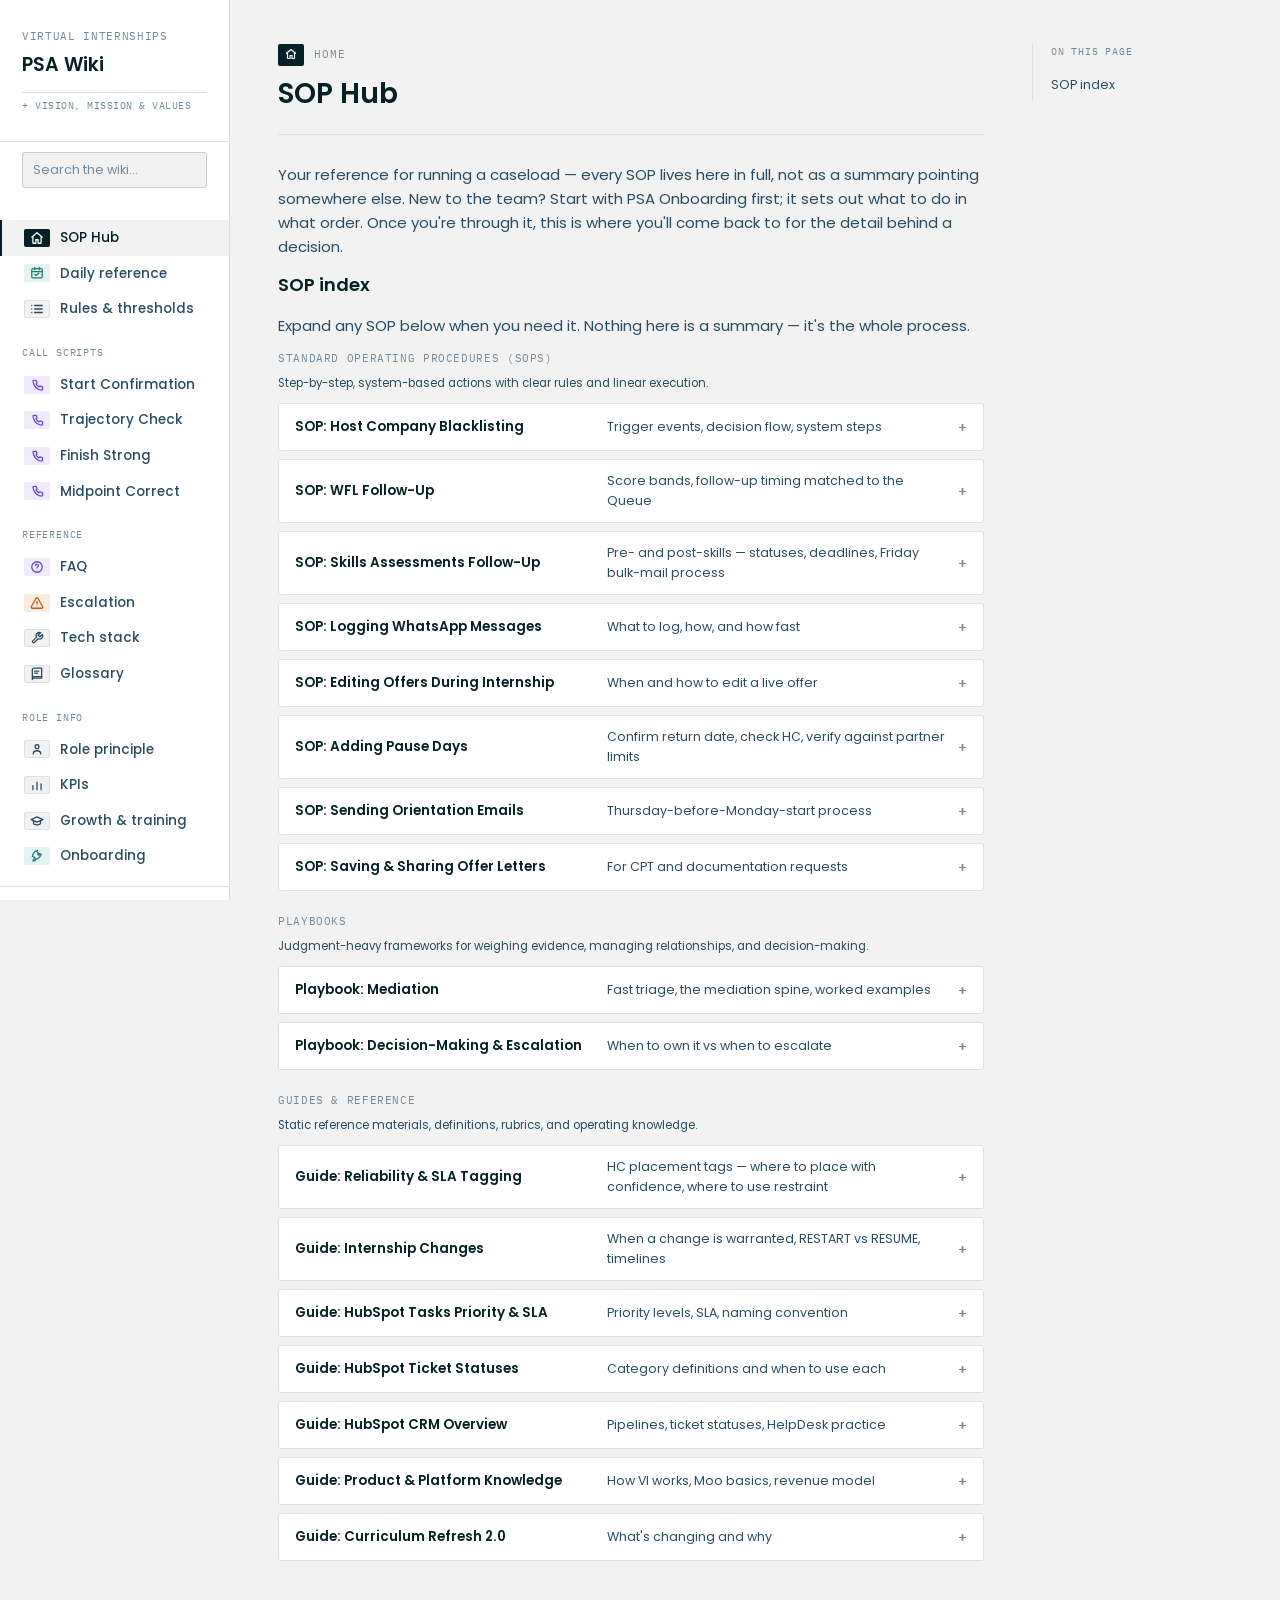
<file: index.html>
<!DOCTYPE html> <html lang="en"> <head> <meta charset="UTF-8"> <meta name="viewport" content="width=device-width, initial-scale=1.0"> <title>PSA Wiki</title> <link rel="preconnect" href="https://fonts.googleapis.com"> <link rel="preconnect" href="https://fonts.gstatic.com" crossorigin> <link rel="stylesheet" href="https://fonts.googleapis.com/css2?family=Poppins:wght@400;500;600&family=IBM+Plex+Mono:wght@500;600&display=swap"> <style> 
:root{
--paper:#F2F2F2;
--panel:#FFFFFF;
--ink:#052126;
--slate:#294C60;
--mute:#72899A;
--line:#DCE1E4;
--line-strong:#C3CBCF;
--green:#1F7D73; --green-bg:#E3F3F1;
--amber:#B85A1D; --amber-bg:#FDEBDD;
--red:#C81F45; --red-bg:#FCE4EA;
--blue:#6247C9; --blue-bg:#EFEBFC;
--radius:3px;
}
*{box-sizing:border-box;}
html{scroll-behavior:smooth;}
body{
margin:0;
background:var(--paper);
color:var(--ink);
font-family:'Poppins',system-ui,sans-serif;
font-size:15px;
line-height:1.6;
}
.layout{display:flex; min-height:100vh;}
/* ---------- Left rail: binder index ---------- */
.rail{
width:230px; flex-shrink:0;
background:var(--panel);
border-right:1px solid var(--line);
padding:28px 0 40px;
position:sticky; top:0; height:100vh; overflow-y:auto;
}
.rail-brand{
padding:0 22px 22px;
border-bottom:1px solid var(--line);
margin-bottom:10px;
}
.rail-brand .kicker{
font-family:'IBM Plex Mono',monospace;
font-size:11px; letter-spacing:.06em; color:var(--mute); text-transform:uppercase;
}
.rail-brand h1{
font-family:'Poppins',sans-serif; font-weight:600; font-size:19px; margin:4px 0 0;
}
.rail-values{margin-top:12px;}
.rail-values summary{
cursor:pointer; list-style:none; font-family:'IBM Plex Mono',monospace;
font-size:10px; letter-spacing:.05em; text-transform:uppercase; color:var(--mute);
padding:5px 0; border-top:1px solid var(--line);
}
.rail-values summary::-webkit-details-marker{display:none;}
.rail-values summary::before{content:'+ '; color:var(--mute);}
.rail-values[open] summary::before{content:'\2212 ';}
.rail-values-body{padding:6px 2px 4px; font-size:11.5px; line-height:1.5; color:var(--slate);}
.rail-values-body p{margin:0 0 8px;}
.rail-values-body b{color:var(--ink); font-weight:600;}
.rail-values-body ul{margin:0; padding-left:14px;}
.rail-values-body li{margin-bottom:6px;}
.rail-search{padding:0 22px 14px; margin-top:2px;}
.rail-search input{
width:100%; box-sizing:border-box; padding:8px 10px; font-size:12.5px;
border:1px solid var(--line-strong); border-radius:var(--radius);
font-family:'Poppins',sans-serif; background:var(--paper); color:var(--ink);
}
.rail-search input:focus{outline:none; border-color:var(--blue);}
.rail-search input::placeholder{color:var(--mute);}
.search-results{
position:fixed; width:380px; max-height:65vh; overflow-y:auto;
background:var(--panel); border:1px solid var(--line-strong); border-radius:var(--radius);
box-shadow:0 10px 28px rgba(5,33,38,0.16); z-index:60; display:none;
}
.search-results.active{display:block;}
.search-result{padding:11px 16px; border-bottom:1px solid var(--line); cursor:pointer;}
.search-result:hover{background:var(--paper);}
.search-result:last-child{border-bottom:none;}
.search-result .sr-page{
font-family:'IBM Plex Mono',monospace; font-size:10px; letter-spacing:.04em;
text-transform:uppercase; color:var(--blue); margin-bottom:3px;
}
.search-result .sr-title{font-weight:600; font-size:13px; color:var(--ink); margin-bottom:3px;}
.search-result .sr-snippet{font-size:12px; color:var(--slate); line-height:1.45;}
.search-result mark{background:var(--amber-bg); color:var(--ink); font-weight:600; padding:0 1px; border-radius:1px;}
.search-empty{padding:14px 16px; font-size:12.5px; color:var(--mute);}
.rail-group{margin:18px 0 4px;}
.rail-group-label{
font-family:'IBM Plex Mono',monospace; font-size:10px; letter-spacing:.08em;
color:var(--mute); text-transform:uppercase; padding:0 22px; margin-bottom:6px;
}
.rail-link{
display:flex; align-items:center; gap:10px;
padding:7px 22px; cursor:pointer; color:var(--slate);
font-size:13.5px; font-weight:500; border-left:2px solid transparent;
}
.rail-link:hover{color:var(--ink); background:var(--paper);}
.rail-link.active{color:var(--ink); border-left-color:var(--ink); background:var(--paper);}
.rail-tab{
font-family:'IBM Plex Mono',monospace; font-size:10px; font-weight:600;
width:26px; height:18px; display:flex; align-items:center; justify-content:center;
border-radius:2px; flex-shrink:0;
}
.rail-sub{padding-left:44px; font-size:13px;}
.rail-updated{
padding:16px 22px 0; margin-top:12px; border-top:1px solid var(--line);
font-family:'IBM Plex Mono',monospace; font-size:10.5px; color:var(--mute);
letter-spacing:.02em;
}
/* ---------- Main ---------- */
main{flex:1; min-width:0; padding:44px 48px 80px; display:flex; justify-content:center;}
.page-frame{display:flex; flex-wrap:nowrap; gap:48px; align-items:flex-start; width:100%; max-width:980px;}
.prose{flex:1 1 auto; min-width:0;}
.panel{display:none;}
.panel.active{display:block;}
.page-toc{
width:200px; flex:0 0 200px; position:sticky; top:44px;
border-left:1px solid var(--line); padding-left:18px;
}
.page-toc .toc-label{
font-family:'IBM Plex Mono',monospace; font-size:10px; letter-spacing:.08em;
text-transform:uppercase; color:var(--mute); margin-bottom:10px;
}
.page-toc a{
display:block; font-size:12.5px; color:var(--slate); text-decoration:none;
padding:5px 0; border-bottom:1px solid transparent;
}
.page-toc a:hover{color:var(--ink);}
@media (max-width: 1180px){ .page-toc{display:none;} .page-frame{max-width:740px;} }
.eyebrow{
font-family:'IBM Plex Mono',monospace; font-size:11px; letter-spacing:.08em;
text-transform:uppercase; color:var(--mute); margin:0 0 6px;
display:flex; align-items:center; gap:10px;
}
.tab-chip{
font-family:'IBM Plex Mono',monospace; font-weight:600; font-size:11px;
padding:2px 7px; border-radius:2px; color:var(--panel); background:var(--ink);
}
h1.page-title{
font-family:'Poppins',sans-serif; font-weight:600; font-size:28px; margin:0 0 28px;
padding-bottom:18px; border-bottom:1px solid var(--line);
}
h2{
font-family:'Poppins',sans-serif; font-weight:600; font-size:18px;
margin:36px 0 14px; scroll-margin-top:24px;
}
h2:first-of-type{margin-top:0;}
h3{font-size:14.5px; font-weight:600; margin:20px 0 8px;}
p{color:var(--slate); margin:0 0 12px;}
strong{color:var(--ink); font-weight:600;}
.callout{
border:1px solid var(--line); border-left:3px solid var(--slate);
background:var(--paper); border-radius:0 var(--radius) var(--radius) 0;
padding:14px 18px; margin:0 0 22px;
}
.callout p{margin:0 0 4px; color:var(--ink); font-size:14px;}
.callout p:last-child{margin-bottom:0;}
.callout.warn{border-left-color:var(--red); background:var(--red-bg);}
.callout.warn p{color:var(--red);}
.callout.info{border-left-color:var(--blue); background:var(--blue-bg);}
.callout.info p{color:var(--ink);}
.callout.success{border-left-color:var(--green); background:var(--green-bg);}
.callout.success p{color:var(--ink);}
.readout{
font-family:'IBM Plex Mono',monospace; font-weight:600; font-size:13px;
padding:2px 8px; border-radius:2px; display:inline-block;
}
.readout.green{color:var(--green); background:var(--green-bg);}
.readout.amber{color:var(--amber); background:var(--amber-bg);}
.readout.red{color:var(--red); background:var(--red-bg);}
.readout.blue{color:var(--blue); background:var(--blue-bg);}
.readout.gray{color:var(--slate); background:var(--paper); border:1px solid var(--line);}
table{width:100%; border-collapse:collapse; margin:0 0 24px; font-size:13.5px;}
table.tight{table-layout:fixed;}
table.tight th:first-child, table.tight td:first-child{width:46%;}
th{
text-align:left; font-family:'IBM Plex Mono',monospace; font-size:10.5px;
letter-spacing:.04em; text-transform:uppercase; color:var(--mute);
padding:0 12px 8px 0; border-bottom:1px solid var(--line-strong); font-weight:600;
}
td{padding:10px 12px 10px 0; border-bottom:1px solid var(--line); vertical-align:top; color:var(--slate);}
td:first-child, th:first-child{padding-left:0;}
td b, td strong{color:var(--ink);}
tr:last-child td{border-bottom:none;}
.script-line{
background:var(--panel); border:1px solid var(--line); border-radius:var(--radius);
padding:12px 16px; margin:0 0 10px; font-size:14px; color:var(--ink);
}
.script-line .who{
font-family:'IBM Plex Mono',monospace; font-size:10px; text-transform:uppercase;
color:var(--mute); display:block; margin-bottom:4px; letter-spacing:.05em;
}
.script-branch{
margin:6px 0 0 18px; padding-left:12px; border-left:2px solid var(--line);
font-size:13px; color:var(--slate);
}
.listen{font-size:12.5px; color:var(--mute); font-style:italic; margin-top:4px;}
.two-col{display:grid; grid-template-columns:1fr 1fr; gap:22px;}
.card{background:var(--panel); border:1px solid var(--line); border-radius:var(--radius); padding:18px 20px;}
.band-row{display:flex; gap:0; margin:10px 0 16px; border:1px solid var(--line); border-radius:var(--radius); overflow:hidden;}
.band-item{flex:1; padding:10px 14px; border-right:1px solid var(--line);}
.band-item:last-child{border-right:none;}
.band-label{display:block; font-family:'IBM Plex Mono',monospace; font-size:10px; letter-spacing:.05em; color:var(--mute); margin-bottom:4px;}
.band-value{display:block; font-family:'IBM Plex Mono',monospace; font-weight:600; font-size:15px; color:var(--ink);}
.card h3{margin-top:0;}
.week-grid{display:grid; grid-template-columns:repeat(4,1fr); gap:10px; margin:0 0 26px;}
.week-col{background:var(--panel); border:1px solid var(--line); border-radius:var(--radius); overflow:hidden;}
.week-col-head{
font-family:'IBM Plex Mono',monospace; font-size:11px; font-weight:600;
letter-spacing:.04em; padding:9px 12px; border-bottom:1px solid var(--line);
background:var(--paper); color:var(--ink);
}
.week-col-body{padding:12px;}
.triage-item{font-size:12.5px; color:var(--slate); margin-bottom:9px; padding-left:12px; border-left:2px solid var(--line-strong); line-height:1.4;}
.triage-item.t0{border-left-color:var(--red);}
.triage-item b{display:block; color:var(--ink); font-size:12.5px; margin-bottom:1px;}
.tier0-strip{
background:var(--red-bg); border:1px solid var(--red); border-radius:var(--radius);
padding:14px 18px; margin:0 0 24px;
}
.tier0-strip .eyebrow{color:var(--red);}
.tier0-strip ul{margin:0; padding-left:18px; font-size:13.5px; color:var(--ink);}
.tier0-strip li{margin-bottom:3px;}
.day-strip{margin:16px 0 20px; border:1px solid var(--line); border-radius:var(--radius); overflow:hidden;}
.day-card{display:grid; grid-template-columns:56px 1fr; gap:16px; padding:14px 16px; border-bottom:1px solid var(--line); background:var(--panel);}
.day-card:last-child{border-bottom:none;}
.day-card:nth-child(even){background:var(--paper);}
.day-label{font-family:'IBM Plex Mono',monospace; font-weight:600; font-size:12.5px; color:var(--ink); padding-top:2px; letter-spacing:.02em;}
.day-body ul{margin:0; padding-left:16px;}
.day-body li{font-size:13.5px; line-height:1.5; margin-bottom:4px; color:var(--ink);}
.day-body li:last-child{margin-bottom:0;}
.day-note{font-size:12px; color:var(--mute); margin-top:6px; font-style:italic;}
ul.plain{padding-left:18px; color:var(--ink); font-size:14px;}
ul.plain li{margin-bottom:5px;}
.sop-group{margin-bottom:22px;}
.sop-group-label{
font-family:'IBM Plex Mono',monospace; font-size:10.5px; letter-spacing:.06em;
text-transform:uppercase; color:var(--mute); margin-bottom:8px;
}
.sop-group-subtitle{
font-size:11.5px; color:var(--slate); margin-bottom:12px; line-height:1.4;
}
.sop-item{font-size:13.5px; margin-bottom:8px; color:var(--slate);}
.sop-item b{color:var(--ink); font-weight:600;}
details.toggle{
border:1px solid var(--line); border-radius:var(--radius);
margin-bottom:8px; background:var(--panel); overflow:hidden;
}
details.toggle summary{
cursor:pointer; list-style:none; padding:11px 16px; font-size:13.5px;
font-weight:600; color:var(--ink); display:grid;
grid-template-columns: 300px 1fr auto; align-items:center; gap:12px;
}
details.toggle summary::-webkit-details-marker{display:none;}
details.toggle summary::after{
content:'+'; font-family:'IBM Plex Mono',monospace; color:var(--mute);
font-size:15px; flex-shrink:0;
}
details.toggle[open] summary::after{content:'\2212';}
details.toggle summary .sop-desc{
font-weight:400; color:var(--slate); font-size:12.5px;
}
@media (max-width: 700px){
details.toggle summary{grid-template-columns: 1fr auto;}
details.toggle summary .sop-desc{display:none;}
.session-card{grid-template-columns: 1fr;}
.session-card .session-desc{display:none;}
}
details.toggle .toggle-body{
padding:2px 16px 16px; font-size:13px; color:var(--slate); border-top:1px solid var(--line);
}
details.toggle .toggle-body h4{
font-size:12.5px; font-weight:600; color:var(--ink); margin:14px 0 6px;
text-transform:uppercase; letter-spacing:.03em; font-family:'IBM Plex Mono',monospace;
}
details.toggle .toggle-body table{margin:8px 0 10px; font-size:12.5px;}
details.toggle .toggle-body ul{margin:0 0 10px; padding-left:18px;}
details.toggle .toggle-body li{margin-bottom:4px;}
details.toggle .toggle-body p{font-size:13px; margin:0 0 10px;}
.session-card{
display:grid; grid-template-columns: 300px 1fr; align-items:center; gap:12px;
padding:11px 16px; margin-bottom:8px; font-size:13.5px;
border:1px solid var(--line); border-radius:var(--radius); background:var(--panel);
}
.session-card a{color:var(--ink); text-decoration:none; font-weight:600;}
.session-card a:hover{color:var(--blue);}
.session-card a::after{content:'\2192'; margin-left:6px; color:var(--mute); font-weight:400;}
.session-card .session-desc{color:var(--slate); font-size:12.5px; text-align:left;}
.week1-check{
border:1px solid var(--line); border-radius:var(--radius); background:var(--panel);
padding:14px 18px; margin-bottom:8px; font-size:13.5px; color:var(--ink);
display:flex; gap:10px; align-items:baseline;
}
.week1-check input{margin-top:3px; flex-shrink:0;}
code.block{
display:block; background:var(--ink); color:#E9E7DD; font-family:'IBM Plex Mono',monospace;
font-size:12px; line-height:1.7; padding:16px 18px; border-radius:var(--radius);
white-space:pre-wrap; margin:0 0 20px;
}
.nav-quicklinks{display:flex; gap:8px; flex-wrap:wrap; margin-bottom:28px;}
.nav-quicklinks button{
font-family:'IBM Plex Mono',monospace; font-size:11.5px; font-weight:600;
border:1px solid var(--line-strong); background:var(--panel); color:var(--ink);
padding:7px 12px; border-radius:2px; cursor:pointer;
}
.nav-quicklinks button:hover{background:var(--paper);}
@media (max-width: 860px){
.layout{flex-direction:column;}
.rail{width:100%; height:auto; position:relative;}
main{padding:28px 22px 60px;}
.two-col, .week-grid{grid-template-columns:1fr;}
}
 </style> </head> <body> <div class="layout"> <nav class="rail"> <div class="rail-brand"> <div class="kicker">Virtual Internships</div> <h1>PSA Wiki</h1> <details class="rail-values"> <summary>Vision, Mission &amp; Values</summary> <div class="rail-values-body"> <p><b>Vision</b><br>We empower interns and host companies to succeed by turning every challenge into an opportunity for growth, connection, and measurable impact.</p> <p><b>Mission</b><br>To protect and improve the remote internship experience by ensuring every intern and host company has the clarity, support, and consistency needed for success.</p> <p><b>Values</b></p> <ul> <li><b>Resourcefulness</b> — we navigate incomplete info and messy situations with persistence and creativity.</li> <li><b>Candor with care</b> — we speak openly and honestly, balancing clarity with respect.</li> <li><b>Progress over perfection</b> — small wins compound into lasting impact, even when conditions aren't perfect.</li> <li><b>Teamwork across time zones</b> — our strength is in supporting each other, always.</li> </ul> </div> </details> </div> 

<div class="rail-search">
  <input type="text" id="site-search" placeholder="Search the wiki…" autocomplete="off">
  <div class="search-results" id="search-results"></div>
</div>

<div class="rail-group">
  <div class="rail-link active" data-panel="hub"><span class="rail-tab" style="background:var(--ink);color:#fff;"><svg width="14" height="14" viewBox="0 0 24 24" fill="none" stroke="currentColor" stroke-width="2.2" stroke-linecap="round" stroke-linejoin="round"><path d="M3 10.5L12 3l9 7.5"/><path d="M5 9.5V20a1 1 0 0 0 1 1h4v-6h4v6h4a1 1 0 0 0 1-1V9.5"/></svg></span>SOP Hub</div>
  <div class="rail-link" data-panel="daily"><span class="rail-tab" style="background:var(--green-bg);color:var(--green);"><svg width="14" height="14" viewBox="0 0 24 24" fill="none" stroke="currentColor" stroke-width="2.2" stroke-linecap="round" stroke-linejoin="round"><rect x="3" y="4.5" width="18" height="16" rx="2"/><line x1="16" y1="2.5" x2="16" y2="6.5"/><line x1="8" y1="2.5" x2="8" y2="6.5"/><line x1="3" y1="9.5" x2="21" y2="9.5"/><path d="M8.5 14.5l2 2 4.5-4.5"/></svg></span>Daily reference</div>
  <div class="rail-link" data-panel="rules"><span class="rail-tab" style="background:var(--paper);color:var(--slate);border:1px solid var(--line);"><svg width="14" height="14" viewBox="0 0 24 24" fill="none" stroke="currentColor" stroke-width="2.2" stroke-linecap="round" stroke-linejoin="round"><line x1="8" y1="6" x2="21" y2="6"/><line x1="8" y1="12" x2="21" y2="12"/><line x1="8" y1="18" x2="21" y2="18"/><line x1="3" y1="6" x2="3.01" y2="6"/><line x1="3" y1="12" x2="3.01" y2="12"/><line x1="3" y1="18" x2="3.01" y2="18"/></svg></span>Rules &amp; thresholds</div>
</div>

<div class="rail-group">
  <div class="rail-group-label">Call scripts</div>
  <div class="rail-link" data-panel="week1"><span class="rail-tab" style="background:var(--blue-bg);color:var(--blue);"><svg width="14" height="14" viewBox="0 0 24 24" fill="none" stroke="currentColor" stroke-width="2.2" stroke-linecap="round" stroke-linejoin="round"><path d="M21.5 16.5v2.7a1.6 1.6 0 0 1-1.75 1.6 16 16 0 0 1-7-2.5 15.7 15.7 0 0 1-4.8-4.8 16 16 0 0 1-2.5-7A1.6 1.6 0 0 1 6.9 4h2.7a1.6 1.6 0 0 1 1.6 1.4c.1.77.29 1.52.56 2.25a1.6 1.6 0 0 1-.36 1.7l-1 1a12.8 12.8 0 0 0 4.8 4.8l1-1a1.6 1.6 0 0 1 1.7-.36c.73.27 1.48.46 2.25.56a1.6 1.6 0 0 1 1.35 1.65z"/></svg></span>Start Confirmation</div>
  <div class="rail-link" data-panel="week3"><span class="rail-tab" style="background:var(--blue-bg);color:var(--blue);"><svg width="14" height="14" viewBox="0 0 24 24" fill="none" stroke="currentColor" stroke-width="2.2" stroke-linecap="round" stroke-linejoin="round"><path d="M21.5 16.5v2.7a1.6 1.6 0 0 1-1.75 1.6 16 16 0 0 1-7-2.5 15.7 15.7 0 0 1-4.8-4.8 16 16 0 0 1-2.5-7A1.6 1.6 0 0 1 6.9 4h2.7a1.6 1.6 0 0 1 1.6 1.4c.1.77.29 1.52.56 2.25a1.6 1.6 0 0 1-.36 1.7l-1 1a12.8 12.8 0 0 0 4.8 4.8l1-1a1.6 1.6 0 0 1 1.7-.36c.73.27 1.48.46 2.25.56a1.6 1.6 0 0 1 1.35 1.65z"/></svg></span>Trajectory Check</div>
  <div class="rail-link" data-panel="week5a"><span class="rail-tab" style="background:var(--blue-bg);color:var(--blue);"><svg width="14" height="14" viewBox="0 0 24 24" fill="none" stroke="currentColor" stroke-width="2.2" stroke-linecap="round" stroke-linejoin="round"><path d="M21.5 16.5v2.7a1.6 1.6 0 0 1-1.75 1.6 16 16 0 0 1-7-2.5 15.7 15.7 0 0 1-4.8-4.8 16 16 0 0 1-2.5-7A1.6 1.6 0 0 1 6.9 4h2.7a1.6 1.6 0 0 1 1.6 1.4c.1.77.29 1.52.56 2.25a1.6 1.6 0 0 1-.36 1.7l-1 1a12.8 12.8 0 0 0 4.8 4.8l1-1a1.6 1.6 0 0 1 1.7-.36c.73.27 1.48.46 2.25.56a1.6 1.6 0 0 1 1.35 1.65z"/></svg></span>Finish Strong</div>
  <div class="rail-link" data-panel="week5b"><span class="rail-tab" style="background:var(--blue-bg);color:var(--blue);"><svg width="14" height="14" viewBox="0 0 24 24" fill="none" stroke="currentColor" stroke-width="2.2" stroke-linecap="round" stroke-linejoin="round"><path d="M21.5 16.5v2.7a1.6 1.6 0 0 1-1.75 1.6 16 16 0 0 1-7-2.5 15.7 15.7 0 0 1-4.8-4.8 16 16 0 0 1-2.5-7A1.6 1.6 0 0 1 6.9 4h2.7a1.6 1.6 0 0 1 1.6 1.4c.1.77.29 1.52.56 2.25a1.6 1.6 0 0 1-.36 1.7l-1 1a12.8 12.8 0 0 0 4.8 4.8l1-1a1.6 1.6 0 0 1 1.7-.36c.73.27 1.48.46 2.25.56a1.6 1.6 0 0 1 1.35 1.65z"/></svg></span>Midpoint Correct</div>
</div>

<div class="rail-group">
  <div class="rail-group-label">Reference</div>
  <div class="rail-link" data-panel="faq"><span class="rail-tab" style="background:var(--blue-bg);color:var(--blue);"><svg width="14" height="14" viewBox="0 0 24 24" fill="none" stroke="currentColor" stroke-width="2.2" stroke-linecap="round" stroke-linejoin="round"><circle cx="12" cy="12" r="9"/><path d="M9.3 9a2.7 2.7 0 0 1 5.2 1c0 1.6-2.5 1.9-2.5 3.6"/><circle cx="12" cy="17" r="0.7" fill="currentColor" stroke="none"/></svg></span>FAQ</div>
  <div class="rail-link" data-panel="escalation"><span class="rail-tab" style="background:var(--amber-bg);color:var(--amber);"><svg width="14" height="14" viewBox="0 0 24 24" fill="none" stroke="currentColor" stroke-width="2.2" stroke-linecap="round" stroke-linejoin="round"><path d="M10.5 3.9L2.4 18a2 2 0 0 0 1.7 3h15.8a2 2 0 0 0 1.7-3L13.5 3.9a1.7 1.7 0 0 0-3 0z"/><line x1="12" y1="9.5" x2="12" y2="13.5"/><circle cx="12" cy="17" r="0.9" fill="currentColor" stroke="none"/></svg></span>Escalation</div>
  <div class="rail-link" data-panel="tech"><span class="rail-tab" style="background:var(--paper);color:var(--slate);border:1px solid var(--line);"><svg width="14" height="14" viewBox="0 0 24 24" fill="none" stroke="currentColor" stroke-width="2.2" stroke-linecap="round" stroke-linejoin="round"><path d="M14.5 6.3a1 1 0 0 0 0 1.4l1.8 1.8a1 1 0 0 0 1.4 0l3.5-3.5a5.5 5.5 0 0 1-7.3 7.3l-6.4 6.4a2 2 0 0 1-2.8-2.8l6.4-6.4a5.5 5.5 0 0 1 7.3-7.3z"/></svg></span>Tech stack</div>
  <div class="rail-link" data-panel="glossary"><span class="rail-tab" style="background:var(--paper);color:var(--slate);border:1px solid var(--line);"><svg width="14" height="14" viewBox="0 0 24 24" fill="none" stroke="currentColor" stroke-width="2.2" stroke-linecap="round" stroke-linejoin="round"><path d="M4 4.5A2.5 2.5 0 0 1 6.5 2H20v17H6.5A2.5 2.5 0 0 0 4 21.5v-17z"/><path d="M4 19a2.5 2.5 0 0 1 2.5-2.5H20"/><line x1="8" y1="7" x2="15" y2="7"/><line x1="8" y1="10.5" x2="13" y2="10.5"/></svg></span>Glossary</div>
</div>

<div class="rail-group">
  <div class="rail-group-label">Role Info</div>
  <div class="rail-link" data-panel="role"><span class="rail-tab" style="background:var(--paper);color:var(--slate);border:1px solid var(--line);"><svg width="14" height="14" viewBox="0 0 24 24" fill="none" stroke="currentColor" stroke-width="2.2" stroke-linecap="round" stroke-linejoin="round"><circle cx="12" cy="8" r="3.3"/><path d="M5.5 20.5c0-3.3 3-5.5 6.5-5.5s6.5 2.2 6.5 5.5"/></svg></span>Role principle</div>
  <div class="rail-link" data-panel="kpis"><span class="rail-tab" style="background:var(--paper);color:var(--slate);border:1px solid var(--line);"><svg width="14" height="14" viewBox="0 0 24 24" fill="none" stroke="currentColor" stroke-width="2.2" stroke-linecap="round" stroke-linejoin="round"><line x1="5" y1="20" x2="5" y2="13"/><line x1="12" y1="20" x2="12" y2="7"/><line x1="19" y1="20" x2="19" y2="10"/></svg></span>KPIs</div>
  <div class="rail-link" data-panel="growth"><span class="rail-tab" style="background:var(--paper);color:var(--slate);border:1px solid var(--line);"><svg width="14" height="14" viewBox="0 0 24 24" fill="none" stroke="currentColor" stroke-width="2.2" stroke-linecap="round" stroke-linejoin="round"><path d="M2 9.5L12 5l10 4.5-10 4.5-10-4.5z"/><path d="M6 11.7v4.3c0 1.2 2.7 2.5 6 2.5s6-1.3 6-2.5v-4.3"/></svg></span>Growth &amp; training</div>
  <div class="rail-link" data-panel="onboarding"><span class="rail-tab" style="background:var(--green-bg);color:var(--green);"><svg width="14" height="14" viewBox="0 0 24 24" fill="none" stroke="currentColor" stroke-width="2.2" stroke-linecap="round" stroke-linejoin="round"><path d="M13 2.5c-4.5 1.2-8 5.5-9 10 1.2.2 2.5.7 3.5 1.7s1.5 2.3 1.7 3.5c4.5-1 8.8-4.5 10-9-2 0-4-.5-5.5-2s-2-3.5-2-4.2z"/><circle cx="15" cy="9" r="1.6"/><path d="M7.5 16.5c-1 .3-2 1.3-2.3 4.3 3-.3 4-1.3 4.3-2.3"/></svg></span>Onboarding</div>
</div>

<div class="rail-updated">Last updated: 17 Sep 2026</div>

 </nav> <main> <div class="page-frame"> <div class="prose"> 

<!-- ============ HUB ============ -->
<section class="panel active" id="panel-hub">
  <div class="eyebrow"><span class="tab-chip"><svg width="12" height="12" viewBox="0 0 24 24" fill="none" stroke="currentColor" stroke-width="2.4" stroke-linecap="round" stroke-linejoin="round"><path d="M3 10.5L12 3l9 7.5"/><path d="M5 9.5V20a1 1 0 0 0 1 1h4v-6h4v6h4a1 1 0 0 0 1-1V9.5"/></svg></span>Home</div>
  <h1 class="page-title">SOP Hub</h1>
  <p>Your reference for running a caseload — every SOP lives here in full, not as a summary pointing somewhere else. New to the team? Start with PSA Onboarding first; it sets out what to do in what order. Once you're through it, this is where you'll come back to for the detail behind a decision.</p>

  <h2>SOP index</h2>
  <p>Expand any SOP below when you need it. Nothing here is a summary — it's the whole process.</p>

    <div class="sop-group">
    <div class="sop-group-label">Standard Operating Procedures (SOPs)</div>
    <div class="sop-group-subtitle">Step-by-step, system-based actions with clear rules and linear execution.</div>

<details class="toggle">
      <summary>SOP: Host Company Blacklisting <span class="sop-desc">Trigger events, decision flow, system steps</span></summary>
      <div class="toggle-body">
        <p><b>Purpose:</b> evidence-based, PSA + PM process for blacklisting HCs whose actions risk interns or VI.</p>
        <h4>Roles</h4>
        <ul>
          <li><b>PSA:</b> monitors WFLs/feedback, documents incidents, initiates pushback, drafts POAs, prepares escalation reports.</li>
          <li><b>PM:</b> reviews evidence with PSA. Co-decides: blacklist / final warning / re-engage under stricter terms.</li>
        </ul>
        <h4>1. Trigger events</h4>
        <ul>
          <li><b>Safety &amp; legal:</b> harassment, discrimination, unsafe conditions, fraud, illegal activity, breach of contract.</li>
          <li><b>Severe SLA violations:</b> persistent onboarding failure despite intervention; 3+ missed WFLs with no communication; refusal to complete evaluations after multiple reminders.</li>
          <li><b>Unprofessional conduct:</b> rude, abusive, or inappropriate communication toward interns or VI staff.</li>
          <li><b>Negative internship impact:</b> multiple interns report no meaningful tasks, unethical treatment, or poor mentorship across consecutive cycles.</li>
        </ul>
        <h4>2. Initial assessment (PSA)</h4>
        <ul>
          <li>Document the incident in HubSpot with dates, descriptions, evidence.</li>
          <li>Post and pin a summary tagging the relevant PMs.</li>
          <li>Classify severity: Minor / Major / Critical. <b>Critical cases skip straight to the decision meeting.</b></li>
        </ul>
        <h4>3. Intervention &amp; pushback phase</h4>
        <p>Required before blacklisting (skip if Critical): HC conversation → POA with agreed steps and deadlines → 2–4 week monitoring. Resolved → close, flag HC "At Risk – Monitored." Unresolved → decision meeting.</p>
        <h4>4. Decision meeting (PSA + PM)</h4>
        <p>Prepare a case summary (timeline, evidence, prior attempts) → review collectively → decide Blacklist / Final Warning / Re-engage under stricter terms → log the decision in Moo and HubSpot.</p>
        <h4>5. System updates (PSA)</h4>
        <ul>
          <li>HC profile in Moo → "Blacklist" → ignore any active-process warning and proceed.</li>
          <li>Choose the correct reason code (competitor, poor feedback, unresponsive, disrespectful, off-platform activity, etc.) or "Other" with free-text notes (date, reason, decision summary, key attachments).</li>
          <li>Submit.</li>
        </ul>
        <h4>6. Post-blacklist follow-up</h4>
        <ul>
          <li>Currently-placed interns → transition or monitor closely to completion.</li>
          <li>Review all blacklisted HCs every 6 months for continued appropriateness.</li>
        </ul>
        <h4>Notification</h4>
        <p>No proactive notification — the HC loses dashboard visibility automatically. Only respond if they reach out.</p>
        <h4>If the HC reaches out</h4>
        <ul>
          <li>Neutral, factual tone — no blame, no inflammatory language.</li>
          <li>Focus on program standards and intern safety.</li>
          <li>PSA + PM align internally on future participation; all decisions in HubSpot.</li>
          <li>Re-engagement approved → supervised trial → on success, remove blacklist status and monitor via SLA tagging.</li>
        </ul>
        <p style="font-size:12.5px; color:var(--mute);">Simone can be consulted for complex or high-stakes cases but isn't required for standard decisions.</p>
      </div>
    </details>

<details class="toggle">
      <summary>SOP: WFL Follow-Up <span class="sop-desc">Score bands, follow-up timing matched to the Queue</span></summary>
      <div class="toggle-body">
        <p><b>Purpose:</b> timely monitoring and follow-up on low WFL scores — maintain quality, enforce accountability, apply SLA violations correctly.</p>
        <h4>WFL score bands</h4>
        <table>
          <tr><th>Score</th><th>Meaning</th></tr>
          <tr><td>1–5</td><td><span class="readout red">Critical</span></td></tr>
          <tr><td>6–7</td><td><span class="readout amber">At Risk</span></td></tr>
          <tr><td>8–10</td><td><span class="readout green">Healthy</span></td></tr>
          <tr><td>No Rating</td><td>Most recent submission not made</td></tr>
        </table>
        <p>This is the real scale behind the "≤7" trigger used throughout Daily Reference and the call scripts.</p>
        <h4>Follow-up timing — matches the Queue exactly</h4>
        <table class="tight">
          <tr><th>Who</th><th>When</th><th>Order within the day</th></tr>
          <tr><td>Intern-side WFL</td><td><span class="readout blue">Mon/Tue</span></td><td>Critical (1–5) first, then At Risk (6–7)</td></tr>
          <tr><td>Supervisor-side WFL</td><td><span class="readout gray">Wed — Supervisor Actions</span></td><td>Same order: Critical first, then At Risk</td></tr>
        </table>
        <h4>Follow-up procedure</h4>
        <ul>
          <li>Open WFL Metabase report → filter to your caseload → sort by HC name (consolidates company outreach).</li>
          <li>Critical first, then At Risk within each day.</li>
          <li>Pre-skills outstanding for the same person → combine into one email.</li>
        </ul>
      </div>
    </details>

<details class="toggle">
      <summary>SOP: Skills Assessments Follow-Up <span class="sop-desc">Pre- and post-skills — statuses, deadlines, Friday bulk-mail process</span></summary>
      <div class="toggle-body">
        <p><b>Process:</b> every Friday, check the Queue for outstanding assessments (pre- and post-skills). Bulk mail all Not_Started / In_Progress for that week. One email per intern/HC even with multiple items outstanding. WFL outstanding for the same person → combine into one email.</p>
        <h4>Pre-skills statuses</h4>
        <table>
          <tr><th>Status</th><th>Meaning</th></tr>
          <tr><td>Pending</td><td>Not on platform — check tracking Gsheet</td></tr>
          <tr><td>Not_Started</td><td>Not yet started</td></tr>
          <tr><td>In_Progress</td><td>Started, not completed</td></tr>
          <tr><td>Completed</td><td>Done — no action</td></tr>
        </table>
        <p style="font-size:13px; color:var(--slate);">Pre-skills outstanding → resolve before chasing post-skills.</p>
        <h4>Post-skills deadlines</h4>
        <table>
          <tr><th>Term</th><th>Meaning</th></tr>
          <tr><td>Open date</td><td>First Monday of the intern's final week — don't outreach before this</td></tr>
          <tr><td>Soft deadline</td><td>2 weeks after end date</td></tr>
          <tr><td>Hard deadline</td><td>4 weeks after end date</td></tr>
        </table>
        <h4>Post-skills Friday cadence</h4>
        <ul>
          <li><b>Week 0 (opens):</b> no outreach. Confirm visibility in Metabase.</li>
          <li><b>Weeks 1–2:</b> Friday bulk mail — supportive tone.</li>
          <li><b>Week 3:</b> Friday bulk mail — reference hard deadline and SLA implications.</li>
          <li><b>Week 4 (hard deadline):</b> Friday bulk mail, then mark non-compliant, apply SLA consequences, document. No further reminders.</li>
        </ul>
      </div>
    </details>

<details class="toggle">
      <summary>SOP: Logging WhatsApp Messages <span class="sop-desc">What to log, how, and how fast</span></summary>
      <div class="toggle-body">
        <p>Log anything about internship progress, scheduling, feedback, key decisions, or escalations. Skip casual small talk unless directly relevant.</p>
        <h4>Steps</h4>
        <ul>
          <li>Open the intern/supervisor's contact record.</li>
          <li>More (⋮) → "Log a WhatsApp Message."</li>
          <li>Copy the message text or screenshot it, paste/upload into the log field.</li>
          <li>Add a short, clear context summary (e.g. "Intern requested a 1-week deadline extension due to exams").</li>
          <li>Tag relevant team members if follow-up is needed.</li>
          <li>Save, confirm association with the correct intern/supervisor/company record.</li>
          <li>To see logged WhatsApp entries in the activity feed: "Filter Activity" → select "WhatsApp" (not selected by default).</li>
        </ul>
        <p style="font-size:13px; color:var(--mute);">Log within 24h. Clear, factual summaries. No missing details.</p>
      </div>
    </details>

<details class="toggle">
      <summary>SOP: Editing Offers During Internship <span class="sop-desc">When and how to edit a live offer</span></summary>
      <div class="toggle-body">
        <p><b>Edit when:</b> supervisor changes, start-date updates, or data-entry corrections.</p>
        <h4>Steps</h4>
        <ul>
          <li>Matching → Manage Offers → search intern by name → Open Offer.</li>
          <li>Offers tab → Edit → update fields (Supervisor, Duration/Hours if in batch, Start Date). Start date can move outside the batch, but confirm with PAM/HC/Intern first.</li>
          <li>Review carefully → Update Offer to save. Verify in Offer Details. An automated update email goes to HC/Intern.</li>
        </ul>
        <p><b>Timeline:</b> complete within 24 hours of request. Don't change critical details (dates, company) without prior approval — document the reason for audit.</p>
      </div>
    </details>

<details class="toggle">
      <summary>SOP: Adding Pause Days <span class="sop-desc">Confirm return date, check HC, verify against partner limits</span></summary>
      <div class="toggle-body">
        <p><b>Use when:</b> an intern needs time off (illness, exams, personal emergency) or the HC is temporarily unavailable (office closure, supervisor leave).</p>
        <h4>Before pausing</h4>
        <ul>
          <li><b>Confirm a specific return date with the intern</b> — not a vague estimate.</li>
          <li><b>Confirm with the HC</b> they're aware of the pause dates and still want the intern back. Don't action until both sides confirm.</li>
          <li><b>Check the Partner Requirements Cheat Sheet</b> — pause days push the end date out, which may breach partner limits (academic calendar, CPT/visa, batch, 16-week max). The platform won't block this; the check is on you.</li>
          <li><b>PAM involvement:</b> a pause is a change to internship parameters, same category as an HC Change or duration change — follow whatever the cheat sheet says for that specific partner rather than a blanket rule.</li>
        </ul>
        <h4>Adding pause days on the platform</h4>
        <ul>
          <li>Manage Internships → find the intern → same action panel as HC Change → <b>Add pause day(s)</b>.</li>
          <li>Select the specific calendar day(s) being paused (not a day count) — the modal shows the running pause duration as you select.</li>
          <li>The end date auto-shifts by the number of days selected, shown live in the modal. You can override this and keep the original end date instead if that's the correct call for the case — check the proposed new end date carefully before confirming either way.</li>
          <li>Enter a reason in the free-text field. No fixed category is required, but be specific enough that anyone reading it later understands what happened — e.g. "Intern hospitalised, returning 22 Aug — confirmed with HC Katherine Tuominen" rather than "personal reasons."</li>
          <li><b>Always land the return date on a Monday.</b> When choosing pause days, select however many are needed so the intern's restart date falls on a Monday — this keeps them aligned with the standard WFL week (Thursday open, Friday hours) rather than restarting mid-week.</li>
          <li>Confirm.</li>
        </ul>
        <h4>After pausing</h4>
        <ul>
          <li><b>No manual reminder needed.</b> Because the restart always lands on a Monday, both the intern and the Host Company automatically receive a reminder email the Thursday before, letting them know the internship resumes that Monday. You don't need to track the return date yourself.</li>
        </ul>
      </div>
    </details>

<details class="toggle">
      <summary>SOP: Sending Orientation Emails <span class="sop-desc">Thursday-before-Monday-start process</span></summary>
      <div class="toggle-body">
        <p>Completed every Thursday before a Monday start date. Covers individual and mass email options.</p>
        <h4>Steps</h4>
        <ul>
          <li>Open the first-time-supervisors Metabase report, filter for the upcoming Monday's start date, note/export first-time hosts.</li>
          <li><b>Individual:</b> HubSpot template "HC: Orientation – 1st Time Supervisors," update with your details, send.</li>
          <li><b>Mass email:</b> copy addresses into Excel with an "Email Address" header row, save as CSV → HubSpot Segments → Import → Contacts, upload, tick "Manage Existing Values," "Create a contacts segment," and the outreach-consent checkbox → Finish Import.</li>
          <li>Email → Folders → Ops → ISA → clone the "HC Orientation Email – 1st Time Supervisors" template. Update the title (e.g. "HC Orientation Email – 1st Time Supervisors Amorie 08.09.2025") and the dates inside the email to match the start date.</li>
          <li>Send To → select the imported segment → review → send.</li>
        </ul>
      </div>
    </details>

<details class="toggle">
      <summary>SOP: Saving &amp; Sharing Offer Letters <span class="sop-desc">For CPT and documentation requests</span></summary>
      <div class="toggle-body">
        <h4>Steps</h4>
        <ul>
          <li>Moo → Matching → Manage Offers → search intern by email → note their Batch Code.</li>
          <li>Three Drive folders to check, each organised into per-batch subfolders — search by Batch Code, then Intern Name:
            <ul style="margin-top:6px;">
              <li><a href="https://drive.google.com/drive/folders/16gY3KGJNYlRkey17WLN2a6R_B1z_nxDM" target="_blank" rel="noopener">PDF Offer Letters for Interns</a> — Offer Letter + PPP combined.</li>
              <li><a href="https://drive.google.com/drive/folders/13R1jmgsWA5Y4ZNCRA4D53Q1MKW2jSOpc" target="_blank" rel="noopener">PDF PPPs</a> — PPP only, same search.</li>
              <li><a href="https://drive.google.com/drive/folders/1pS2akLmikpIPFQz-XjYMRizrZPUQwBug" target="_blank" rel="noopener">Offer Letter Editable Slides</a> — for edits before creating a new PDF, search by Intern Name.</li>
            </ul>
          </li>
          <li>Download the relevant file directly if no edits are needed.</li>
          <li><b>If details are wrong</b> (start date, supervisor): open the file in the Editable Slides folder, make corrections, export via File → Download → PDF Document, save with the same Batch Code + Intern Name naming convention.</li>
        </ul>
      </div>
    </details>
  </div>

  <div class="sop-group">
    <div class="sop-group-label">Playbooks</div>
    <div class="sop-group-subtitle">Judgment-heavy frameworks for weighing evidence, managing relationships, and decision-making.</div>

<details class="toggle">
      <summary>Playbook: Mediation <span class="sop-desc">Fast triage, the mediation spine, worked examples</span></summary>
      <div class="toggle-body">
        <p>A judgment framework, not a script library. Two PSAs following it properly should reach similar decisions regardless of communication style.</p>
        <h4>Core principle</h4>
        <p>Most conflict stems from expectation, communication, or skill gaps — not bad intent. Structured process over instinct. Documented, consistent decisions prevent recurrence.</p>
        <h4>Sequence when a case lands</h4>
        <p>Pause (don't respond on instinct) → Triage the case → Run the mediation spine, every step → Choose the right intervention, not the fastest → Document continuously.</p>
        <h4>Fast triage — common case types</h4>
        <ul>
          <li><b>Performance concern</b> — often hides unclear success criteria, skill–task mismatch, or thin feedback cadence.</li>
          <li><b>Expectation mismatch</b> — often hides weak onboarding, ambiguous scope, different seniority assumptions.</li>
          <li><b>Communication breakdown</b> — often hides async/sync norm mismatch, timezone friction, early-career habits.</li>
          <li><b>Capacity/structural constraint</b> — often hides internal HC workload issues, poor project planning, host over-commitment.</li>
          <li><b>Values/fit tension</b> — often hides stress or burnout, bias, mismatched working styles.</li>
        </ul>

        <h4>The mediation spine</h4>
        <ul>
          <li><b>1. Gather information</b> — acknowledge within 48h, calm/neutral/curious tone, speak to each side separately first. Never mediate on assumptions.</li>
          <li><b>2. Identify the core issue</b> — list symptoms, map to skill/expectation/communication/structural causes, check for hidden causes (onboarding gaps, unclear benchmarks), validate against facts. Most poor outcomes trace to weak diagnosis, not bad intent.</li>
          <li><b>3. Confirm key facts</b> — meeting timestamps, tasks assigned vs delivered, response times, feedback already shared. Screenshots help. Prevents story-vs-story deadlocks.</li>
          <li><b>4. Choose the right intervention</b> — balance intern development, HC needs, and program integrity. Offer options not ultimatums, anchor in facts, set an observation window, document decisions.</li>
          <li><b>5. Communicate the decision</b> — always include a 1–2 week observation window, clear actions for both sides, what success looks like, when follow-up happens. Summarise verbally, confirm in writing.</li>
          <li><b>6. Follow up and monitor</b> — track patterns not single slips, progress against benchmarks, early repeat-issue signs. Not optional — this is where cases succeed or fail.</li>
        </ul>
        <h4>Intervention menu</h4>
        <ul>
          <li><b>Skill-related:</b> SMART benchmarks, smaller milestones, learning resources/templates/coaching.</li>
          <li><b>Expectation-related:</b> reset scope and priorities, define "good" concretely, adjust timelines to match capacity.</li>
          <li><b>Communication-related:</b> daily/weekly check-ins, async status updates, explicit response-time norms.</li>
        </ul>
        <h4>Escalate when</h4>
        <p>Benchmarks are repeatedly missed · one party disengages · no willingness to adjust · program integrity or safety is at risk. Escalation is a decision, not a failure — don't let a case drag beyond 1–2 weeks. Options: final improvement window, reassignment, early closure.</p>
        <h4>When both sides are "right"</h4>
        <p>Reframe: what does the intern need to learn? What does the HC need to protect (time, quality, credibility)? What does the program need to uphold (fairness, consistency, outcomes)? If all three can't be satisfied simultaneously, program integrity outranks individual preference.</p>
        <h4>Worked examples</h4>
        <ul>
          <li><b>Performance vs expectation:</b> HC says intern is slow → no onboarding docs, scope misunderstood → reset expectations + checklist + milestones → intern met deadlines, HC satisfied.</li>
          <li><b>Communication breakdown:</b> intern misses calls, HC frustrated → timezone misalignment + unclear async norms → weekly check-in schedule + Slack response norms → communication stabilized.</li>
          <li><b>Capacity disguised as poor performance:</b> HC says intern "does nothing" → HC overloaded, minimal tasks assigned → redistribute tasks + HC coaching → tasks completed, HC aware of responsibility.</li>
          <li><b>Values/fit tension:</b> tone complaints between HC and intern → cultural misunderstanding + early-career directness → 1:1 coaching on norms + reflection call → mutual understanding, de-escalated.</li>
          <li><b>Repeated missed benchmarks:</b> intern keeps missing milestones → lacks skills + unclear benchmarks → SMART goals + 1-week observation + escalation window → HC sees progress, structured escalation in place if pattern continues.</li>
        </ul>
      </div>
    </details>

<details class="toggle">
      <summary>Playbook: Decision-Making &amp; Escalation <span class="sop-desc">When to own it vs when to escalate</span></summary>
      <div class="toggle-body">
        <p><b>If it's a risk, escalate. If it's a decision, own it.</b> Operating framework for thinking under uncertainty — goal is momentum and clarity, not perfect decisions.</p>
        <h4>Default expectation: ownership</h4>
        <p>Uncertainty alone is not a reason to escalate. If progress can be made safely, make it. Use SOPs and precedent; stay accountable for outcomes.</p>
        <h4>How to think before deciding</h4>
        <ul>
          <li><b>Identify the real problem:</b> facts vs assumptions, actual blockers vs discomfort, temporary friction vs genuine risk. If nothing is truly blocked, it likely doesn't need escalation.</li>
          <li><b>Ground yourself in existing tools:</b> SOPs, the task bank, timeline levers (pauses, extensions, resequencing). These are starting points, not rigid rules — no perfect SOP fit is expected for every case.</li>
        </ul>
        <h4>Making the call</h4>
        <p>Own it when: logical given available info · defensible if questioned · reversible if new info emerges. Confidence builds through practice, not pre-approval.</p>
        <h4>Communicate the decision</h4>
        <p>State what's happening, what's being done, and what happens next — to interns, HCs, and internal stakeholders.</p>
        <h4>Escalation is required for</h4>
        <p>Genuine compliance/university risk · legal exposure · safety concerns · reputational risk to the programme or company.</p>
        <h4>Escalation is <i>not</i> required for</h4>
        <p>Temporary delays (OOO, holidays) · resolvable ambiguity · anything a pause, task-bank assignment, or timeline adjustment can handle. These are exactly the scenarios where PSA judgment should be exercised.</p>
        <h4>How to escalate well</h4>
        <p>Good escalation accelerates progress, it doesn't pause it: clear context and background, what's already been tried, options considered, a recommended path forward. Work continues in parallel — escalation is not a hand-off of ownership.</p>
        <h4>Decision-making as a learning loop</h4>
        <p>Best call with available info → revisit when new info emerges → sense-check after action, not before. Mistakes handled thoughtfully are growth, not failure.</p>
        <h4>Common over-escalation patterns</h4>
        <ul>
          <li><b>Escalating discomfort, not risk</b> — "I'm not 100% sure, so I wanted to check." Fix: make a reasonable call, document rationale, adjust if needed.</li>
          <li><b>Escalating before using available tools</b> — asking for guidance without checking SOPs or the task bank. Fix: use tools as a starting point even if the fit isn't perfect.</li>
          <li><b>Treating escalation as a pause button</b> — waiting to hear back instead of continuing the case. Fix: keep working in parallel, escalate with options and a recommendation.</li>
          <li><b>Escalating resolvable ambiguity</b> — asking others to interpret instead of clarifying. Fix: make a reasonable assumption, communicate it, set a check-in point.</li>
          <li><b>Using escalation to transfer responsibility</b> — handing off the decision entirely. Fix: escalate with context, options, and a recommendation — stay accountable.</li>
        </ul>
        <h4>What "good" looks like</h4>
        <ul>
          <li><b>Temporary delay:</b> supervisor OOO 2 weeks, intern anxious → assign task-bank work, communicate clearly, keep monitoring without escalating.</li>
          <li><b>Ambiguity:</b> loosely defined scope → separate known from missing, use SOP intent/precedent for a reasonable assumption, propose a short-term plan with a check-in.</li>
          <li><b>Post-decision calibration:</b> paused an internship, new context emerges → explain original reasoning, share the update, adjust the plan — treat it as calibration, not error.</li>
        </ul>
      </div>
    </details>
  </div>

  <div class="sop-group">
    <div class="sop-group-label">Guides &amp; Reference</div>
    <div class="sop-group-subtitle">Static reference materials, definitions, rubrics, and operating knowledge.</div>

<details class="toggle">
  <summary>Guide: Reliability &amp; SLA Tagging <span class="sop-desc">HC placement tags — where to place with confidence, where to use restraint</span></summary>
  <div class="toggle-body">
    <p><b>Purpose:</b> help PMs make strong placements using what past interns have said about each host. Filter by tag to see the best-rated hosts first and where extra care is needed.</p>
    <p><b>What's measured:</b> each intern's WFL rating of their supervisor and host experience, averaged over their internship. The host's score is the average across all of its interns.</p>

    <h4>Tags</h4>
    <table>
      <tr><th>Tag</th><th>Avg. intern WFL rating</th><th>What it means for PMs</th></tr>
      <tr><td><span class="readout green">Reliable</span></td><td>4.0 and above</td><td>Interns consistently have a good experience. <b>Place with confidence</b> and prioritise these hosts, including for multiple interns.</td></tr>
      <tr><td><span class="readout amber">SLA 1 — Moderate Risk</span></td><td>3.4 to 3.9</td><td>Intern experience is mixed. <b>Place with care</b> </td></tr>
      <tr><td><span class="readout red">SLA 2 — High Risk</span></td><td>Below 3.4</td><td>Interns consistently report a weak experience. <b>Use restraint</b>: place only when there's no suitable alternative, and check with the PSA team first.</td></tr>
      <tr><td><span class="readout gray">New</span></td><td>No completed internship on record</td><td>No intern feedback yet. <b>Place thoughtfully</b> </td></tr>
    </table>

    <h4>How to use the filter</h4>
    <ol>
      <li><b>Start with Reliable</b> — the safest, strongest placement options.</li>
      <li><b>Move to SLA 1 or New</b> if no Reliable host fits the intern's role, skills or availability.</li>
      <li><b>Treat SLA 2 as a last resort</b> — check with the PSA team before placing there.</li>
      <li><b>The tag is one input, not the whole decision</b> — role fit and intern readiness still come first.</li>
    </ol>

    <h4>Ownership &amp; updates</h4>
    <ul>
      <li><b>Owner:</b> Simone Labuschagne</li>
      <li><b>Updated:</b> quarterly, using the previous quarter's WFL data.</li>
      <li>Tags reflect recent intern experience, not a permanent label — hosts can move up or down each quarter.</li>
      <li>Questions or concerns about a host's tag go to Simone.</li>
    </ul>
  </div>
</details>

<details class="toggle">
      <summary>Guide: Internship Changes <span class="sop-desc">When a change is warranted, RESTART vs RESUME, timelines</span></summary>
      <div class="toggle-body">
        <p>Changes come after coaching, mediation, and realignment — not as a first response. Interns dismissed from an HC get one replacement only, at the team's discretion.</p>
        <h4>General rules</h4>
        <ul>
          <li>CF/role changes during an HC change need PRS sign-off and suitable skills.</li>
          <li>Hours or application-field adjustments need PMS approval before the change, within batch, discussed with PAM.</li>
          <li>Each placement is a separate internship — max 16 weeks per placement. Prior placement time doesn't count toward the new duration.</li>
        </ul>
        <h4>Not grounds for a change</h4>
        <ul>
          <li>Don't like the work / bored · no daily tasks (interns must be proactive) · timezone mismatch unless truly incompatible · small/early-stage company · communication or cultural differences without disrespect.</li>
        </ul>
        <h4>Request categorization</h4>
        <table>
          <tr><th>Reason type</th><th>Immediate change?</th><th>Path</th></tr>
          <tr><td><b>Disrespect / misconduct</b></td><td>Yes</td><td>Escalate to PMS immediately, log in Moo. No mediation — misconduct overrides it. Change immediately; blacklist HC if confirmed.</td></tr>
          <tr><td><b>Severe misalignment</b></td><td>No</td><td>Confirm tasks vs offer letter → attempt realignment, 7-day review → change if realignment fails.</td></tr>
          <tr><td><b>Unresponsiveness (10+ days)</b></td><td>No</td><td>Execute SLA outreach → final 2-day grace period → change + flag if no reply.</td></tr>
          <tr><td><b>Mutual disengagement</b></td><td>No</td><td>Intake reasons, probe deeper → mediation call within 3 days → change if unresolved.</td></tr>
          <tr><td><b>Intern discontent</b></td><td>No</td><td>Coach on proactive behavior, discuss alternate projects with HC. No change unless it escalates.</td></tr>
          <tr><td><b>Host discontent</b></td><td>No</td><td>Support intern with coaching, 7–10 day review. If persists → possible withdrawal, not change.</td></tr>
          <tr><td><b>Timezone / culture mismatch</b></td><td>No</td><td>Provide async tools and structured calls, 7–10 day review. Change only if truly unworkable.</td></tr>
          <tr><td><b>Company size / structure</b></td><td>No</td><td>Set realistic expectations, monitor only. Grounds for change only if tied to misconduct or misalignment.</td></tr>
        </table>
        <h4>Process</h4>
        <ul>
          <li><b>1. Intake:</b> log in HubSpot, acknowledge within 1 business day, collect detailed reasons from both parties, check background (PMS/PRS notes, SLA tags, offer vs actual tasks).</li>
          <li><b>2. Categorize</b> using the table above.</li>
          <li><b>3. Investigate:</b> clarifying questions, look for miscommunication/unmet expectations/coaching opportunities.</li>
          <li><b>4. Mediate:</b> coaching call, 1-week action plan with clear expectations, reassess at the end.</li>
          <li><b>5. Final decision:</b> resolved → continue with support plan. Unresolved → change, with fault determining the new timeline.</li>
        </ul>
        <h4>Timeline by fault</h4>
        <ul>
          <li><b>HC fault</b> (misconduct, severe misalignment, prolonged unresponsiveness): new start date 2 weeks out, matching begins immediately.</li>
          <li><b>Intern fault:</b> must book a call with PSA within 1 week or be withdrawn. Call clarifies requirements and expectations. Must then complete a reflective task — approval starts the 6-week placement process. Miss the task deadline → withdrawn.</li>
        </ul>
        <h4>RESTART vs RESUME</h4>
        <ul>
          <li><b>RESTART:</b> full duration reset (e.g. 12-week internship → full 12 weeks again). New start/end dates. 16 weeks max.</li>
          <li><b>RESUME:</b> completed hours carry over, duration adjusted (e.g. 12-week with 5 done → 7 weeks at new placement). 16 weeks max.</li>
        </ul>
        <h4>Initiating an HC change (PSA steps)</h4>
        <ul>
          <li>Notify PMs/PRS/PAM in Slack immediately, with intern name, HC name, reason, HubSpot ticket link.</li>
          <li>Mandatory call with the intern before actioning (skip only if HC is at fault) — confirm the change, outline next steps, answer questions.</li>
          <li>Clarify with intern: reason, RESTART or RESUME preference, end-date adjustments, batch requirements (academic credit), profile updates.</li>
          <li>Action in Moo: Manage Internships → search intern → View Internship → Change Company → choose Resume/Restart with reason. This terminates Internship 1 and sets the intern unplaced for Internship 2. Ensure the new start date is ≥2 weeks out for Resume. Update HubSpot notes, add HC Change Tag.</li>
          <li>Confirm details with intern, schedule PRS call if CF change requested, announce in the HC-Changes-ISA-PRS-PMS Slack channel.</li>
          <li><b>Credit-bearing programs (ASU, BAU):</b> the platform auto-updates the end date — verify it aligns with program requirements, confirm hours/weeks needed for on-time graduation, add to notes and the Slack channel, and update the end date once the new placement is confirmed.</li>
        </ul>
        <h4>Important notes</h4>
        <ul>
          <li>PSAs/PMs must connect with host supervisors on LinkedIn at the start of every internship.</li>
          <li>Before declaring anyone "unresponsive": at least 3 emails and 1 alternative channel (LinkedIn, WhatsApp, call) attempted.</li>
          <li>Collaborate closely with PMS when an HC claims skill mismatch, when either side reports no relevant tasks, or when an intern was accepted despite a weaker profile.</li>
        </ul>
      </div>
    </details>

<details class="toggle">
      <summary>Guide: HubSpot Tasks Priority &amp; SLA <span class="sop-desc">Priority levels, SLA, naming convention</span></summary>
      <div class="toggle-body">
        <p><b>Rule:</b> if partner intervention is required, or a partner has requested VI intervention, a task must be created.</p>
        <h4>Priority &amp; SLA</h4>
        <table>
          <tr><th>Priority</th><th>Typical cases</th><th>SLA</th></tr>
          <tr><td><span class="readout red">High</span></td><td>Non-responsive intern, tight-deadline internship changes (ASU/BAU), CPT/visa updates, supervisor escalations with possible termination, timeline-impacting intern questions, prompt partner requests</td><td>24–48h</td></tr>
          <tr><td><span class="readout amber">Medium</span></td><td>Partner clarifications, withdrawal requests, non-urgent leave requests, routine check-ins, compliance/legal (NDAs), participation-affecting issues (exams, work schedule)</td><td>48–72h</td></tr>
          <tr><td><span class="readout gray">Low</span></td><td>Information requests with minimal timeline impact</td><td>3–5 business days</td></tr>
        </table>
        <p style="font-size:13px;"><b>Borderline case:</b> default to High for SLA safety, confirm with PSA/PAM lead.</p>
        <h4>Naming convention</h4>
        <p><code style="font-family:'IBM Plex Mono',monospace;">[Case Type] – [Action Required]</code>, e.g. "Non-Responsive – Contact Partner", "Withdrawal Request – Confirm with Partner". Include full context in notes: prior attempts, communication history, deadlines, partner instructions.</p>
        <h4>Creation &amp; assignment</h4>
        <ul>
          <li>Create from the intern's contact record so context and history stay attached (or from a Help Desk ticket directly on the record).</li>
          <li>Set priority and title per the conventions above.</li>
          <li>Assign to the relevant internal team member (PSA→PAM, PAM→PSA). No PSA assigned yet → assign to Simone for reassignment.</li>
          <li>Set Queue to PAM / PSA Support.</li>
          <li>Include notes: issue summary, attempts already made, relevant deadlines, supporting links.</li>
          <li>Due date auto-sets per SLA (2 days default) — adjust if needed.</li>
          <li>Ensure the task is associated with the correct contact so it reflects accurately on the contact page.</li>
        </ul>
        <h4>Management</h4>
        <ul>
          <li>Log all communication and actions in task notes.</li>
          <li>Check approaching deadlines daily; send manual follow-ups as needed.</li>
          <li>Requester closes the task once resolved.</li>
          <li>Use HubSpot comments for context/questions, not Slack or email.</li>
          <li>Reopening a "done" task for new feedback → reset the due date.</li>
        </ul>

      </div>
    </details>

<details class="toggle">
      <summary>Guide: HubSpot Ticket Statuses <span class="sop-desc">Category definitions and when to use each</span></summary>
      <div class="toggle-body">
        <p>Always select the most specific category available. Update immediately if a case moves phase (e.g. Escalations → HC Change once a change is agreed).</p>
        <h4>Pre-internship</h4>
        <p><b>Preparation</b> — everything before the start date: connection emails, CPT questions, NDA questions, offer letter requests, pre-start inquiries, decline-after-accept, offer detail changes.</p>
        <h4>During internship</h4>
        <table>
          <tr><th>Category</th><th>Use for</th></tr>
          <tr><td><b>Week 1 Issues</b></td><td>Problems in the first week — WFL 0 follow-ups, platform access, misaligned/non-diverse projects.</td></tr>
          <tr><td><b>Escalations</b></td><td>Critical intervention up to the point a resolution path is agreed. Manual only — severity is a judgment call.</td></tr>
          <tr><td><b>Intern Unresponsive</b></td><td>Auto-triggered: 3 logged outreach attempts / 7 days, no reply.</td></tr>
          <tr><td><b>Unresponsive Company</b></td><td>Auto-triggered: e.g. 2 consecutive missed WFLs or no supervisor reply after defined attempts.</td></tr>
          <tr><td><b>Assessments</b></td><td>Pre/Post self-assessment, supervisor pre-assessment, assessment questions.</td></tr>
          <tr><td><b>Feedback</b></td><td>WFL communication — reminders, low-score follow-ups.</td></tr>
          <tr><td><b>Final Evaluation</b></td><td>End-of-internship evaluation communications.</td></tr>
          <tr><td><b>HC Change</b></td><td>Once a change is agreed and in motion (recategorised from Escalations).</td></tr>
          <tr><td><b>Touchpoint check in</b></td><td>All Week 1/3/5 call scheduling, summaries, follow-up. Auto-stamped by the touchpoint workflow.</td></tr>
          <tr><td><b>Other: Technical Support</b></td><td>EPD escalation, CareerBridge reactivation, platform errors.</td></tr>
          <tr><td><b>Refunds</b></td><td>Intern refund requests.</td></tr>
          <tr><td><b>Withdrawals</b></td><td>Formal withdrawal confirmations.</td></tr>
          <tr><td><b>Other: Stipend Queries</b></td><td>Stipend timing, amount, missing payment, eligibility.</td></tr>
          <tr><td><b>General Inquiries</b></td><td>Catch-all — pause requests, misc questions. Never set as an automated default.</td></tr>
        </table>
        <p style="font-size:12.5px; color:var(--mute);">HubSpot category mapping uses prefixes: "During: Escalations", "During: Touchpoint check in", "Other: Technical Support/Refunds/Withdrawal/Stipend Queries", "General Inquiries: During internship", "Pre: Preparation".</p>
      </div>
    </details>

<details class="toggle">
      <summary>Guide: HubSpot CRM Overview <span class="sop-desc">Pipelines, ticket statuses, HelpDesk practice</span></summary>
      <div class="toggle-body">
        <p>Moo is the source of truth — one-way sync into HubSpot. HubSpot owns inbox, communication history, meeting logs.</p>
        <h4>Pipelines</h4>
        <p>General (default) · PMS (Placement Matching) · PRS (Placement Readiness) · ISA (during-internship team) · EDP (Product/Engineering)</p>
        <h4>Ticket statuses</h4>
        <ul>
          <li><b>New</b> — verify pipeline (auto-corrects), add a category before replying.</li>
          <li><b>Waiting on Customer / Waiting on Us</b> — automatic, based on last reply.</li>
          <li><b>Waiting on Internal Team</b> — manual, when PAM/ISA/Finance/Product input is needed.</li>
          <li><b>Resolved</b> — category confirmed, resolution set to No Monitoring or Needs Monitoring before closing.</li>
        </ul>
        <h4>Creating an outbound ticket</h4>
        <p>You must create a ticket before emailing an intern (e.g. interview outcome follow-up): HelpDesk → "+" New Ticket → Ticket Name = email subject, Pipeline = ISA, Category, Ticket Owner = yourself, Associate with Contact (intern) and Company → Create. Compose from support@virtualinternships.com, not your personal address.</p>
        <h4>HelpDesk daily practice</h4>
        <ul>
          <li>Daily: review New and Waiting on Us.</li>
          <li>Every 2 days: review Waiting on Customer / Waiting on Internal Team.</li>
          <li>Close within 48–72h once scope is confirmed and all queries addressed. A quiet "thank you" thread is safe to close.</li>
        </ul>
        <h4>Ticket assignment logic</h4>
        <p>Interns: assigned by type (B2B/B2C) and Intern Learner Status (Application stages → pre-enrollment team; Enrolled & Awaiting Placement → PRS; In Interview/In Offer → PRS or PMS depending on B2B/B2C; Placed onward → ISA). HCs: assigned by company owner.</p>
        <h4>Technical questions</h4>
        <p>PM reassigns to the designated technical owner, who takes full ownership. SLA: acknowledge within 1 business day, resolve within 5 business days.</p>
      </div>
    </details>

<details class="toggle">
      <summary>Guide: Product &amp; Platform Knowledge <span class="sop-desc">How VI works, Moo basics, revenue model</span></summary>
      <div class="toggle-body">
        <h4>Product</h4>
        <ul>
          <li>18 Career Fields (CFs) — interns work 3 CF-related tasks + 2 cross-functional activities. Guaranteed first-choice CF, not guaranteed location or industry.</li>
          <li>Linear interview process (one company at a time), with urgency-based exceptions near a start date.</li>
          <li>Durations: 1/2/3/4 months at 10/20/30 hrs/week. Every intern gets an end point coaching call, 24/7 CareerBridge, and monthly webinars regardless of track. All internships are unpaid — any payment is at the HC's discretion.</li>
          <li>Revenue: ~90% B2B (universities, pathway providers, MOOCs/bootcamps, government-affiliated programs), ~10% B2C. Host companies never pay — zero fees, zero salaries.</li>
        </ul>
        <h4>HC eligibility criteria</h4>
        <ul>
          <li>Any industry except gambling/casinos, religious institutions, wines &amp; spirits, tobacco.</li>
          <li>Any geography except a defined restricted-country list (sanctions-driven).</li>
          <li>Minimum 3 full-time employees, and a live website with a valid URL.</li>
          <li>Supervisor must be full-time, intermediate+ English, register with a company-domain email. One persona can manage up to 3 interns at a time.</li>
          <li>1–2 employee companies: case-by-case approval by Head of Pre-Internship, considering hard-to-place fields and full-time contractor presence.</li>
        </ul>
        <h4>Moo — the operations platform</h4>
        <p>The "back-end" of the customer-facing platform. As a PSA you live mainly in "During Internship" and its subpages, occasionally in Registration and Matching. Access arrives via invitation early in week two — complete your profile with name, country, phone number, timezone.</p>
      </div>
    </details>

<details class="toggle">
      <summary>Guide: Curriculum Refresh 2.0 <span class="sop-desc">What's changing and why</span></summary>
      <div class="toggle-body">
        <p>Replacing the current curriculum: clunky, text-heavy, six years out of date, running on an old LMS, reliant on non-proprietary content.</p>
        <h4>What's changing</h4>
        <ul>
          <li>5 courses, each covering a key career-readiness area, 2.5–3.5h each (12–15h total experience).</li>
          <li>6 lessons per course, 25–40 minutes each, broken into 3–10 minute units building to the lesson objective.</li>
          <li>Every lesson includes reflection prompts, videos, tutorials, key readings, summaries, and career-skill roundups, all mapped to defined learning objectives at course/module/lesson level.</li>
        </ul>
        <h4>How to contribute</h4>
        <ul>
          <li><b>Become a reviewer</b> — under 5 minutes per lesson. Watch the intro Loom, find a lesson in the Curriculum Review Tracker, open it in Review 360, add comments. No password needed.</li>
          <li><b>Upload a video</b> — under 5 minutes to record. Pick a topic question, record under 2 minutes, upload via the link on the full Curriculum Refresh page.</li>
        </ul>
      </div>
    </details>
  </div>
</section>

<!-- ============ DAILY REFERENCE ============ -->
<section class="panel" id="panel-rules">
  <div class="eyebrow"><span class="tab-chip"><svg width="12" height="12" viewBox="0 0 24 24" fill="none" stroke="currentColor" stroke-width="2.4" stroke-linecap="round" stroke-linejoin="round"><line x1="8" y1="6" x2="21" y2="6"/><line x1="8" y1="12" x2="21" y2="12"/><line x1="8" y1="18" x2="21" y2="18"/><line x1="3" y1="6" x2="3.01" y2="6"/><line x1="3" y1="12" x2="3.01" y2="12"/><line x1="3" y1="18" x2="3.01" y2="18"/></svg></span>Reference</div>
  <h1 class="page-title">Rules &amp; thresholds</h1>
  <div class="callout info">
    <p>This is your lookup reference — thresholds, definitions, SLA numbers. For an actual ordered plan of what to work on right now, see <a href="#daily">Daily Reference</a>.</p>
  </div>

  <h2>The five-week model</h2>
  <table>
    <tr><th>Week</th><th>Activity</th><th>Who</th><th>Trigger</th></tr>
    <tr><td><b>1</b></td><td>Start Confirmation call — by Wed</td><td>Intern</td><td>Every intern</td></tr>
    <tr><td><b>2</b></td><td>WFL score review · pre-skills check</td><td>Intern (Mon/Tue) / Supervisor (Wed)</td><td>Score ≤7 or Disengaged/Slipping</td></tr>
    <tr><td><b>3</b></td><td>Trajectory Check call</td><td>Intern</td><td>Every intern</td></tr>
    <tr><td><b>4</b></td><td>WFL score review · pre-skills chase</td><td>Intern (Mon/Tue) / Supervisor (Wed)</td><td>Score ≤7 or Disengaged/Slipping</td></tr>
    <tr><td><b>5</b></td><td>Finish Strong (A) or Midpoint (B)</td><td>Intern</td><td>Every intern</td></tr>
    <tr><td><b>6+</b></td><td>WFL score review · assessment chase</td><td>Intern and/or Supervisor</td><td>Signal or score ≤7</td></tr>
    <tr><td><b>Final</b></td><td>Post-skills assessment opens</td><td>Both</td><td>See SOP: Skills Assessments Follow-Up</td></tr>
  </table>

  <h2>WFL score triggers</h2>
  <p>A score of <span class="readout amber">≤7</span> from either side triggers follow-up in any week, independently — one side's score never pulls in the other. Within that range, the Queue splits urgency by exactly how low:</p>
  <table class="tight">
    <tr><th>Score</th><th>Queue status</th><th>Contact window</th></tr>
    <tr><td>5 or below</td><td><span class="readout red">Critical</span></td><td>Same day</td></tr>
    <tr><td>6–7</td><td><span class="readout amber">At Risk</span></td><td>This week (Mon/Tue intern · Wed supervisor)</td></tr>
  </table>
  <ul class="plain">
    <li><b>Weeks 1, 3, 5</b> — handled inside the proactive call. No separate contact.</li>
    <li><b>Weeks 2, 4, 6+</b> — Critical (≤5) → contact same day, either side. At Risk (6–7) → email. Intern → Mon/Tue. Supervisor → Wed.</li>
    <li><b>Contact both sides same week only when:</b> intern's account implicates the supervisor directly · supervisor's account implicates the intern directly · both scores are ≤7 independently · a Week 4 low score follows a Week 3 At Risk/Critical status.</li>
  </ul>

  <h2>Working a low score</h2>
  <p>Quick context check before you act, then a step-by-step guide for each side when you need it.</p>
  <ul class="plain">
    <li><b>What week is this?</b> A 6 in Week 2 means something broke against a known baseline. A 6 in Week 7 means you're re-entering after stepping back.</li>
    <li><b>Intern or supervisor?</b> Don't conflate them — each side is assessed independently.</li>
    <li><b>First low score, or a pattern?</b> A single low score is different from a second one following a weak Week 3 status.</li>
    <li><b>Does engagement data agree?</b> Score low but hours/submissions healthy → outlier. Both weak → signal.</li>
  </ul>

  <details class="toggle">
    <summary>Diagnosing an intern score ≤7 <span class="sop-desc">Email opener, root-cause table, week-specific calibration</span></summary>
    <div class="toggle-body">
      <p><b>Step 1 — Review context.</b> Pull the most recent call log · check Risk Status and Engagement Status together · check hours vs. expected · check for inbound tickets or contact. Act on a low score regardless of whether engagement data looks healthy — strong engagement does not cancel a low score.</p>
      <p><b>Step 2 — Email the intern (Mon/Tue).</b> Open with context, not alarm:</p>
      <p style="font-size:13.5px; font-style:italic; color:var(--slate); border-left:2px solid var(--line-strong); padding-left:12px; margin:8px 0 12px;">"Hi [Name], I've seen your feedback for this week and wanted to check in. I just want to understand how things are actually going — can you walk me through what this week looked like?"</p>
      <p style="font-size:13.5px;">Pick two or three — each is designed to surface something different, so don't default to the same two every time:</p>
      <ul class="plain" style="font-size:13.5px;">
        <li><b>Anchor on the number:</b> "What specifically made you rate it that way this week?"</li>
        <li><b>Locate the source:</b> "Is this more about the work itself, your supervisor relationship, or something else going on?"</li>
        <li><b>Check the trajectory:</b> "Has something changed since we last spoke, or has this been building for a while?" — new vs. ongoing changes what you do next.</li>
        <li><b>Surface the unspoken:</b> "Is there anything you haven't mentioned to your supervisor that might help if they knew?"</li>
        <li><b>Get something concrete:</b> "What would need to happen for next week to feel different?"</li>
      </ul>
      <p style="font-size:13.5px;">No response within 48h → follow up once more. Still nothing → SLA process.</p>
      <p><b>Step 3 — Determine the root cause.</b></p>
      <table class="tight">
        <tr><th>What the intern tells you</th><th>Root cause</th><th>Action</th></tr>
        <tr><td>Not enough tasks, supervisor unresponsive, no feedback</td><td>Supervisor-side</td><td>Contact supervisor same week (Wed). Don't wait for their WFL score.</td></tr>
        <tr><td>Personal stress, competing commitments, motivation dip</td><td>Intern-side</td><td>Coach the intern. Agree one specific action with a deadline. Log verbatim.</td></tr>
        <tr><td>Confusion about tasks, unclear expectations</td><td>Clarity gap</td><td>Help intern articulate the question, coach them to raise it directly. Supervisor unresponsive → contact same week.</td></tr>
        <tr><td>Relationship friction, communication breakdown</td><td>Relationship issue</td><td>Early friction → coach intern. Breakdown → contact supervisor same week. Unresolvable → escalation pathway.</td></tr>
        <tr><td>Intern can't identify a specific cause</td><td>Unclear</td><td>Anchor in hours/tasks completed. Data weak → At Risk. Data healthy → monitor next Thursday.</td></tr>
      </table>
      <p><b>Step 4 — Week-specific calibration.</b> <b>Week 2:</b> you have Week 1 context — go back to the three foundations (supervisor connection, task clarity, working rhythm) and identify which one broke down. <b>Week 4:</b> you have Week 1 and Week 3 context — if Minor Concerns/At Risk at Week 3 and Week 4 is also low, treat as a pattern and contact the host directly without waiting for further evidence. <b>Week 6+:</b> check engagement signals alongside the score — both weak means treat as Disengaged, not just a low score.</p>
    </div>
  </details>

  <details class="toggle">
    <summary>Diagnosing a supervisor score ≤7 <span class="sop-desc">Email opener, root-cause table, week-specific calibration</span></summary>
    <div class="toggle-body">
      <p><b>Step 1 — Review context.</b> Check the intern's most recent call status and Risk Status · check Engagement Status · check supervisor submission rate · act immediately, don't wait for the intern's WFL.</p>
      <p><b>Step 2 — Email the supervisor (Wed).</b> Frame as a programme check-in:</p>
      <p style="font-size:13.5px; font-style:italic; color:var(--slate); border-left:2px solid var(--line-strong); padding-left:12px; margin:8px 0 12px;">"Hi [Name], I'm checking in on [intern]'s placement — I like to stay close to how things are going from your side. Could you give me a quick update on how they're getting on?"</p>
      <p style="font-size:13.5px;">Pick two or three — each is designed to surface something different:</p>
      <ul class="plain" style="font-size:13.5px;">
        <li><b>Check the trajectory:</b> "How would you describe their progress this week compared to previous weeks?"</li>
        <li><b>Catch anything unsaid:</b> "Is there anything about their work, attitude, or communication you'd want to flag?"</li>
        <li><b>Locate the source, safely:</b> "Are you able to give them enough structure and direction at the moment, or has that been harder than expected on your side?" — phrased so a supervisor can admit their own gap without feeling accused.</li>
        <li><b>Get something concrete:</b> "Is there anything from our side that would make this placement easier to manage?"</li>
        <li><b>Check the trajectory, other direction:</b> "Has anything changed recently, or has this been fairly consistent?"</li>
      </ul>
      <p style="font-size:13.5px;">No response within 48h → follow up once. Still nothing → SLA process, then SLA tagging if persistent.</p>
      <p><b>Step 3 — Determine the root cause.</b></p>
      <table class="tight">
        <tr><th>What the supervisor tells you</th><th>Root cause</th><th>Action</th></tr>
        <tr><td>Intern not showing up, not communicating, not delivering</td><td>Intern-side</td><td>Contact intern same week if not already done. Don't share supervisor's feedback verbatim.</td></tr>
        <tr><td>Supervisor struggling to provide tasks or unclear on expectations</td><td>Supervisor-side</td><td>Coach on task structure. Activate CareerBridge for the intern meanwhile — C3 L1, C2 L4.</td></tr>
        <tr><td>Dissatisfied but can't articulate a specific issue</td><td>Unclear</td><td>Ask for one concrete example. None → monitor. Serious example → relationship issue.</td></tr>
        <tr><td>Relationship friction or communication breakdown</td><td>Relationship issue</td><td>Early friction → coach both sides separately. Breakdown → consider mediation pathway.</td></tr>
      </table>
      <p><b>Step 4 — Week-specific calibration.</b> <b>Week 2:</b> a low supervisor score often signals an expectation gap rather than a genuine performance concern — figure out which before acting. <b>Week 4:</b> if the intern was At Risk at Week 3 and the supervisor is now scoring low, the internship needs active intervention, not monitoring. <b>Week 6+:</b> a late signal — if the supervisor is disengaged and intern engagement is also weak, both sides need same-week contact.</p>
    </div>
  </details>

  <div class="two-col">
    <div class="card">
      <h3>Unresponsive — exact threshold</h3>
      <p style="font-size:13.5px;">All of the following, same week:</p>
      <ul class="plain" style="font-size:13.5px;">
        <li>2 call attempts, no answer</li>
        <li>1 voicemail left</li>
        <li>1 text, no response</li>
        <li>1 email, no response</li>
      </ul>
      <p style="font-size:13px;"><b>When reached:</b> log all attempts with timestamps → flag PAM immediately → contact supervisor to confirm attendance → apply that week's Unresponsive outcome.</p>
    </div>
    <div class="card">
      <h3>Ticket SLA</h3>
      <p><span class="readout red">48h max</span></p>
      <p style="font-size:13.5px;">That's the ceiling, not the target.</p>
      <p style="font-size:13.5px;"><b>Same day:</b> non-attendance, communication breakdown, safeguarding concerns.</p>
    </div>
  </div>

  <h2>Escalation at a glance</h2>
  <div class="two-col">
    <div class="card" style="border-left:3px solid var(--red);">
      <h3 style="color:var(--red);">Escalate to PAM</h3>
      <ul class="plain" style="font-size:13.5px;">
        <li>Intern Unresponsive, full protocol applied</li>
        <li>Not Confirmed – Critical at Wk 1, no host response 24h</li>
        <li>Critical at Wk 3 or 5, no host response 48h</li>
        <li>SLA breached, Disengaged case post-Wk 5</li>
        <li>PSA-level intervention exhausted, not recovering</li>
      </ul>
    </div>
    <div class="card" style="border-left:3px solid var(--blue);">
      <h3 style="color:var(--blue);">Involve PM</h3>
      <ul class="plain" style="font-size:13.5px;">
        <li>Supervisor Disengaged, unresponsive after SLA process</li>
        <li>Host-side issue is systemic</li>
        <li>Internship change or blacklist consideration raised</li>
      </ul>
    </div>
  </div>
</section>

<!-- ============ PRIORITY TRIAGE ============ -->
<section class="panel" id="panel-daily">
  <div class="eyebrow"><span class="tab-chip" style="background:var(--green);"><svg width="12" height="12" viewBox="0 0 24 24" fill="none" stroke="currentColor" stroke-width="2.4" stroke-linecap="round" stroke-linejoin="round"><rect x="3" y="4.5" width="18" height="16" rx="2"/><line x1="16" y1="2.5" x2="16" y2="6.5"/><line x1="8" y1="2.5" x2="8" y2="6.5"/><line x1="3" y1="9.5" x2="21" y2="9.5"/><path d="M8.5 14.5l2 2 4.5-4.5"/></svg></span>How to structure your week</div>
  <h1 class="page-title">Daily reference</h1>
  <div class="callout info">
    <p>Your week has a rhythm — different days call for different priorities. This page walks through it day by day, then covers what to do when things pile up. For threshold definitions and SLA numbers, see <a href="#rules">Rules &amp; Thresholds</a>.</p>
  </div>

  <div class="tier0-strip">
    <div class="eyebrow">Usually needs attention before anything else</div>
    <p style="font-size:12.5px; color:var(--slate); margin:2px 0 8px;">If one of these shows up, it's the most important thing on your plate that day — it reorders everything else below, any day it happens, not just on its "usual" day.</p>
    <ul>
      <li><b>Safeguarding concerns</b> — if in doubt, escalate immediately. Don't wait to gather full context first.</li>
      <li><b>Non-attendance or complete communication breakdown</b> — check every channel before concluding this: email, call, text, WhatsApp.</li>
      <li><b>Any Critical status from a proactive call</b> (Wk1 score 3, Wk3/Wk5 score 0–3) — act the same day you spot it, whatever day that is.</li>
      <li><b>Full Unresponsive protocol triggered</b> — log every contact attempt with a timestamp as you go, not after the fact.</li>
      <li><b>Urgent tickets</b> — if it's urgent enough to jump the queue, it's urgent enough to handle before your next scheduled call.</li>
    </ul>
  </div>

  <h2>When things pile up</h2>
  <p>These aren't fixed steps to run through in order — they're what tends to matter most, so you're not starting from zero when three things land on the same day. Real cases won't always fit neatly. Use your read of the actual situation over a static list — that's still the standard everywhere else on this site.</p>
  <ul class="plain">
    <li><b>The items above</b> are the ones most likely to need same-day attention, since they touch safety, communication breakdown, or a clearly Critical case. That's a strong default, not an override of your judgment on the specific case in front of you.</li>
    <li><b>Hard deadlines and Critical scores</b> generally carry more weight than the rest, simply because they have the least flexibility — a Wednesday cutoff doesn't move, and Critical is same-day by definition.</li>
    <li><b>At Risk scores, scheduled calls, and Supervisor Actions</b> have a window rather than a single moment — spread them across the days available instead of leaving them all for the last one.</li>
    <li><b>Bulk items and tickets</b> are usually the most forgiving of the group, but that's a pattern, not a rule — if a ticket signals something that needs attention now, treat it like it does.</li>
  </ul>
  <p style="font-size:13.5px; color:var(--slate);">If something in front of you doesn't fit this pattern, trust your read of it. This page can't see the specific case — you can.</p>

  <h3>A few habits that help</h3>
  <ul class="plain">
    <li><b>Log as you go</b> — catching up on old logs later usually means the day got away from you.</li>
    <li><b>Front-load where you can</b> — nothing stops you running all of the week's calls on Monday if your schedule allows it. It gives you room to still hit the Wednesday cutoff if someone's hard to reach later in the week.</li>
    <li><b>Check last week first</b> — a quick glance at last week's commitments before diving into a new one.</li>
  </ul>

  <h2>Your week, day by day</h2>
  <div class="day-strip">
    <div class="day-card">
      <div class="day-label">MON</div>
      <div class="day-body">
        <ul>
          <li><b>Critical/At Risk follow-ups</b> open — ~3 min each</li>
          <li><b>Wk1 calls</b> open — ~5–7 min each</li>
          <li><b>Wk3/Wk5 calls</b> — window opens</li>
        </ul>
        <div class="day-note">Open the Queue first — get the week's shape before diving in.</div>
      </div>
    </div>
    <div class="day-card">
      <div class="day-label">TUE</div>
      <div class="day-body">
        <ul>
          <li><b>Critical/At Risk follow-ups</b> — last day to close out</li>
          <li><b>Wk1 calls</b> — buffer day before Wednesday's cutoff</li>
        </ul>
        <div class="day-note">If Monday got eaten by Tier 0 items, catch up today — don't let it become "Wednesday will be worse."</div>
      </div>
    </div>
    <div class="day-card">
      <div class="day-label">WED</div>
      <div class="day-body">
        <ul>
          <li><b>Wk1 calls</b> — hard cutoff, EOD</li>
          <li><b>Supervisor Actions</b> — ~3 min each</li>
        </ul>
        <div class="day-note">Busiest fixed-deadline day — protect your morning if you can.</div>
      </div>
    </div>
    <div class="day-card">
      <div class="day-label">THU</div>
      <div class="day-body">
        <ul>
          <li><b>Queue monitoring</b> — Risk Status + Engagement Status together</li>
          <li><b>Wk3/Wk5 calls</b> — still open</li>
        </ul>
        <div class="day-note">Catch up on anything that slipped Mon–Wed before Friday's crunch.</div>
      </div>
    </div>
    <div class="day-card">
      <div class="day-label">FRI</div>
      <div class="day-body">
        <ul>
          <li><b>Bulk emails</b> — Disengaged/Slipping, Assessments</li>
          <li><b>Wk3/Wk5 calls</b> — last day of the window</li>
          <li><b>Close-out &amp; prep</b> — clear tickets, review hours/submissions, set up next week</li>
        </ul>
        <div class="day-note">Do the bulk sends early in the day, not at 4pm.</div>
      </div>
    </div>
  </div>
  <div class="callout info">
    <p><b>Tip:</b> if you're ever unsure whether Critical needs same-day or Mon/Tue contact, default to same day — acting sooner is never wrong. Wednesday's Wk1 cutoff applies either way, so it's not affected by this.</p>
  </div>
</section>
<section class="panel" id="panel-week1">
  <div class="eyebrow"><span class="tab-chip" style="background:var(--blue);"><svg width="12" height="12" viewBox="0 0 24 24" fill="none" stroke="currentColor" stroke-width="2.4" stroke-linecap="round" stroke-linejoin="round"><path d="M21.5 16.5v2.7a1.6 1.6 0 0 1-1.75 1.6 16 16 0 0 1-7-2.5 15.7 15.7 0 0 1-4.8-4.8 16 16 0 0 1-2.5-7A1.6 1.6 0 0 1 6.9 4h2.7a1.6 1.6 0 0 1 1.6 1.4c.1.77.29 1.52.56 2.25a1.6 1.6 0 0 1-.36 1.7l-1 1a12.8 12.8 0 0 0 4.8 4.8l1-1a1.6 1.6 0 0 1 1.7-.36c.73.27 1.48.46 2.25.56a1.6 1.6 0 0 1 1.35 1.65z"/></svg></span>Call script</div>
  <h1 class="page-title">Week 1 — Start Confirmation</h1>

  <div class="callout">
    <p><b>When:</b> Every intern, Week 1, by Wednesday EOD.</p>
    <p><b>Unresponsive threshold:</b> 2 calls + 1 voicemail + 1 text + 1 email, no response.</p>
    <p><b>Purpose:</b> Confirm the internship actually started — supervisor contact, task clarity, working rhythm. Missing any one of the three → act same day.</p>
  </div>
  <div class="callout warn">
    <p>Programme requirement, not optional. Unresponsive interns → flag PAM immediately. Unresponsive hosts (24h) → escalate, subject to SLA tagging.</p>
  </div>

  <h2>Call script</h2>
  <div class="script-line"><span class="who">Opening</span>"Hi [Name], this is [PSA name] from Virtual Internships. I'm your Placement Success Advisor — I'm your main point of contact during your internship. I check in with everyone in their first week to make sure the start has actually happened properly. Is now a good time?"</div>

  <div class="script-line"><span class="who">Category 1 — Supervisor connection (mandatory)</span>"Walk me through what's happened since your start date. Have you met your supervisor yet — and how did that go?"
    <div class="listen">Listen for: clear evidence of contact and interaction, not assumptions or intentions.</div>
    <div class="script-branch">If vague: "When did you last speak to them, and what was it about?"<br>If no meeting yet: "Have you sent them an introduction message? What happened when you did?"</div>
  </div>

  <div class="script-line"><span class="who">Category 2 — Task clarity (mandatory)</span>"If I asked you to describe your main project or first task in two sentences, what would you say?"
    <div class="listen">Listen for: concrete tasks or outputs. Risk signal: "just helping out" or "waiting for instructions."</div>
    <div class="script-branch">If waiting on supervisor: "Have you let them know you're ready and waiting? What did you say?"</div>
  </div>

  <div class="script-line"><span class="who">Category 3 — Working rhythm (mandatory)</span>"Talk me through how your 20 hours a week will actually happen — which days, what times, and how will you stay in touch with your supervisor?"
    <div class="listen">Listen for: a realistic, specific plan — not a general intention.</div>
    <div class="script-branch">If plan is vague: "Have you and your supervisor agreed on check-in times, or is that still to be worked out?"<br>If hours seem at risk: "On a scale of 1–10, how confident are you that you'll hit 20 hours this week — and what would get in the way?"</div>
  </div>

  <div class="script-line"><span class="who">Admin confirmation</span>"Two important things to confirm: your Weekly Feedback form opens every Thursday and you need to log hours by Friday end of day every week — even if it's a quiet week. Your skills assessments also sit in the same place."</div>
  <div class="script-line"><span class="who">CareerBridge</span>"If you're ever waiting on tasks or your supervisor is slow to respond, don't sit idle. We have CareerBridge resources you can work on in the meantime, and those hours still count."</div>
  <div class="script-line"><span class="who">Expectations</span>"I'll check in with you at key points, and you can reach out between those if anything comes up. If something feels unclear — no tasks, no response from your supervisor, anything like that — flag it early. Most things you'll be able to resolve yourself with some guidance from me. If not, that's when I step in directly."</div>
  <div class="script-line"><span class="who">Close</span>"That's what I needed. I'll be watching the Friday report — if anything needs attention I'll come back to you, otherwise I'll check in again at Week 3."</div>

  <div class="callout warn"><p>If resolution requires more than one agreed action, end the call and follow up asynchronously. Do not solve on the call.</p></div>

  <h2>Scoring rubric</h2>
  <table>
    <tr><th>Score</th><th>Supervisor connection</th><th>Task clarity</th><th>Working rhythm</th></tr>
    <tr><td><b>5</b></td><td>Has had a meaningful conversation with their supervisor. Knows how to contact them and communication is active.</td><td>Can clearly explain what they are working on, why it matters, and what success looks like.</td><td>Has a clear and agreed schedule. Knows exactly when they're working, how hours are distributed, and how they'll stay in regular contact.</td></tr>
    <tr><td><b>4</b></td><td>Has been introduced to their supervisor, but interaction has been limited so far.</td><td>Has work assigned and can describe it, but details or outcomes are still being defined.</td><td>Has a general sense of their schedule but some details are still being confirmed.</td></tr>
    <tr><td><b>3</b></td><td>Has not met their supervisor yet, but contact has been established and a meeting is scheduled.</td><td>Has been given work but cannot clearly explain what it is, who owns it, or what a completed version looks like.</td><td>Has an idea of when they'll work but no structured agreement with the supervisor.</td></tr>
    <tr><td><b>2</b></td><td>Has supervisor details but no meeting scheduled. Intern has reached out with no response, or has not yet attempted contact.</td><td>Has been told work is coming but nothing has been formally assigned yet.</td><td>Unclear on when they'll work or how hours will be achieved. No schedule discussed.</td></tr>
    <tr><td><b>1</b></td><td>No meaningful supervisor connection exists. No contact, no response.</td><td>No work assigned and no expectations set. The intern is effectively idle.</td><td>No working schedule exists. Intern does not know when they are expected to work.</td></tr>
  </table>

  <h2>Outcomes</h2>
  <table>
    <tr><th>Score</th><th>Status</th><th>PSA action</th><th>Deadline / escalation</th></tr>
    <tr><td><span class="readout green">12–15</span></td><td>Confirmed</td><td>Log score and one sentence per category. No further action until Friday report.</td><td>Friday report shows hours not logged → contact intern same day.</td></tr>
    <tr><td><span class="readout amber">8–11</span></td><td>Partially Confirmed</td><td>Log exactly what is missing against each category. Follow up by Wednesday.</td><td>Unresolved by Wed EOD → treat as Not Confirmed. Same-day action applies.</td></tr>
    <tr><td><span class="readout amber">4–7</span></td><td>Not Confirmed</td><td>Intern takes a specific self-directed action agreed on the call, deadline before end of week. PSA contacts host directly same day.</td><td>No host response in 48h → escalate. Intern unresponsive by Wed EOD → treat as Critical.</td></tr>
    <tr><td><span class="readout red">3</span></td><td>Not Confirmed – Critical</td><td>PSA contacts host same day — do not wait for intern first contact. CareerBridge same day: C2 L1, C2 L4, C2 L6, C3 L3. Escalation flag raised.</td><td>No host response in 24h → escalate immediately. PAM visibility triggered.</td></tr>
    <tr><td><span class="readout red">Unresponsive</span></td><td>Unresolved</td><td>Log all contact attempts with timestamps. Contact supervisor to confirm all is on track. Follow-up text and email same day.</td><td>No intern response in 24h → flag PAM immediately.</td></tr>
    <tr><td><b>Withdrawal confirmed</b></td><td>Withdrawn</td><td>Log withdrawal reason and date. Update HubSpot status to Withdrawn. Notify PAM and PM. Close case.</td><td>PAM handles Moo withdrawal process.</td></tr>
  </table>

  <h2>HubSpot log template</h2>
  <code class="block">WEEK 1 CALL LOG

Supervisor connection - Score (1-5): [Evidence of contact and interaction]
Task clarity - Score (1-5): [What work is assigned and how clearly the intern describes it]
Working rhythm - Score (1-5): [Agreed schedule, hours plan, supervisor check-in frequency]
Total score: /15
Status applied:
Intern commitment: [Verbatim - do not paraphrase]
PSA actions taken: [Each action with timestamp]</code>
</section>

<!-- ============ WEEK 3 ============ -->
<section class="panel" id="panel-week3">
  <div class="eyebrow"><span class="tab-chip" style="background:var(--blue);"><svg width="12" height="12" viewBox="0 0 24 24" fill="none" stroke="currentColor" stroke-width="2.4" stroke-linecap="round" stroke-linejoin="round"><path d="M21.5 16.5v2.7a1.6 1.6 0 0 1-1.75 1.6 16 16 0 0 1-7-2.5 15.7 15.7 0 0 1-4.8-4.8 16 16 0 0 1-2.5-7A1.6 1.6 0 0 1 6.9 4h2.7a1.6 1.6 0 0 1 1.6 1.4c.1.77.29 1.52.56 2.25a1.6 1.6 0 0 1-.36 1.7l-1 1a12.8 12.8 0 0 0 4.8 4.8l1-1a1.6 1.6 0 0 1 1.7-.36c.73.27 1.48.46 2.25.56a1.6 1.6 0 0 1 1.35 1.65z"/></svg></span>Call script</div>
  <h1 class="page-title">Week 3 — Trajectory Check</h1>

  <div class="callout">
    <p><b>When:</b> Every intern, Week 3, any day — regardless of WFL scores or engagement status.</p>
    <p><b>Unresponsive threshold:</b> 2 calls + 1 voicemail + 1 text + 1 email, no response.</p>
    <p><b>Before dialling:</b> Pull the Week 1 call log. That status is your entry point.</p>
    <p><b>Purpose:</b> Assess trajectory across work output, hours, and host relationship. Log a trajectory projection in the intern's own words.</p>
  </div>
  <div class="callout warn"><p>Programme requirement. Unresponsive interns → flag PAM immediately. Unresponsive hosts → subject to SLA tagging.</p></div>

  <h2>Call script</h2>
  <div class="script-line"><span class="who">Opening</span>"Hi [Name], [PSA name] here. You're three weeks in, which is when I check in properly with everyone - not because anything's wrong, but because this is the point where it's a good time to get a read on what the flow looks like. Is now a good time?"</div>

  <div class="script-line"><span class="who">Category 1 — Work output (mandatory)</span>"Walk me through your last working day, start to finish - what did you actually do?"
    <div class="listen">Listen for: concrete activity. Vague accounts or "waiting" are output risk signals regardless of hours logged.</div>
    <div class="script-branch">If account is thin: "Tell me about something you've worked on so far that you're genuinely proud of, or that you've enjoyed."<br>If unclear what they're producing: "When you finish a task, what happens to it - does your supervisor review it, use it, give you feedback?"</div>
  </div>

  <div class="script-line"><span class="who">Category 2 — Hours trajectory (mandatory, every call)</span>"Looking at your hours, you're at [X] against a target of [Y]. Talk me through what your week actually looks like - is that pace sustainable to the end?"
    <div class="script-branch">If a gap exists: "What's getting in the way - is it task availability, your schedule, or something with your supervisor?"<br>If host-side issue: "Your first move is raising it with your host - let's word that message together now. And while that lands, start CareerBridge today so the hours keep counting."</div>
  </div>

  <div class="script-line"><span class="who">Category 3 — Host relationship (mandatory)</span>"How do you think your supervisor would describe your work so far?"
    <div class="listen">"I honestly don't know" = limited feedback signal. A confident, specific answer = healthy.</div>
    <div class="script-branch">If relationship is unclear: "When did you last get feedback from them - and what did they say?"<br>To surface avoidance: "Is there a conversation with your host you've been putting off?"</div>
  </div>

  <div class="script-line"><span class="who">Trajectory projection</span>"Here's the question I ask everyone at this point: if nothing changes between now and the end, how do you think this internship finishes? And what would you want to be different?"</div>
  <div class="script-line"><span class="who">Close</span>"So, in your own words: what's the one thing you're going to do before [specific date]?" Then confirm: "I'm noting that down, and I'll check in on it."</div>

  <div class="callout warn"><p>If resolution requires more than one agreed action, end the call and follow up asynchronously. Do not solve on the call.</p></div>

  <h2>Scoring rubric</h2>
  <table>
    <tr><th>Score</th><th>Work output</th><th>Hours trajectory</th><th>Supervisor relationship</th></tr>
    <tr><td><b>5</b></td><td>Can clearly describe completed work, ownership, and impact.</td><td>On target (95–100%) or ahead. No concern about completion.</td><td>Regular communication, active feedback, healthy flow of work.</td></tr>
    <tr><td><b>4</b></td><td>Can describe work completed but lacks some detail around ownership or outcomes.</td><td>Slightly behind (85–94%) but has a credible plan to recover.</td><td>Supervisor is responsive, though communication can occasionally be inconsistent.</td></tr>
    <tr><td><b>3</b></td><td>Can describe tasks but cannot explain what they produced or what their contribution was.</td><td>Behind target (75–84%) with no clear recovery plan.</td><td>Supervisor responds when contacted, but intern often needs to initiate.</td></tr>
    <tr><td><b>2</b></td><td>Describes their time as mostly observing, assisting, or waiting.</td><td>Materially behind (50–74%) with no clear recovery strategy.</td><td>Supervisor is difficult to reach and work is beginning to stall.</td></tr>
    <tr><td><b>1</b></td><td>Cannot describe any work completed. Answers are vague or reveal no meaningful activity.</td><td>Significantly behind (≤50%) and unlikely to make up without intervention.</td><td>Supervisor is largely unresponsive and progress has effectively stopped.</td></tr>
  </table>

  <h2>Outcomes</h2>
  <table>
    <tr><th>Score</th><th>Status</th><th>PSA action</th><th>Deadline / escalation</th></tr>
    <tr><td><span class="readout green">12–15</span></td><td>On Track</td><td>Log score and one sentence per category. Record verbatim commitment. No further action until Week 4 WFL.</td><td>Week 4 WFL shows commitment not acted on → contact intern same day.</td></tr>
    <tr><td><span class="readout amber">8–11</span></td><td>Minor Concerns</td><td>Agree one intern-led action on the call, deadline no more than 5 days. Log commitment verbatim. Do not contact host yet.</td><td>No movement by Week 4 WFL → PSA contacts host directly.</td></tr>
    <tr><td><span class="readout amber">4–7</span></td><td>At Risk</td><td>Intern sends host a message on the call, worded together with PSA. CareerBridge same day: C2 L5, C2 L3, C3 L2. Log both actions with timestamps.</td><td>Host doesn't respond in 48h OR intern doesn't send → PSA contacts host directly. Week 4 is an explicit checkpoint.</td></tr>
    <tr><td><span class="readout red">0–3</span></td><td>Critical</td><td>PSA contacts host same day. CareerBridge same day: C2 L1, C2 L4, C2 L6, C3 L3. Escalation flag raised. Week 4 mandatory follow-up call.</td><td>No host response in 48h → escalate. PAM visibility triggered immediately.</td></tr>
    <tr><td><span class="readout red">No Contact</span></td><td>Unresponsive</td><td>Log all contact attempts with timestamps. VM and text sent same day. Review WFL data immediately.</td><td>Data healthy → retry at Week 4. Data weak → contact supervisor same day.</td></tr>
    <tr><td><b>Withdrawal confirmed</b></td><td>Withdrawn</td><td>Log withdrawal reason and date. Update HubSpot status to Withdrawn. Notify PAM and PM. Close case.</td><td>PAM handles Moo withdrawal process.</td></tr>
  </table>

  <h2>HubSpot log template</h2>
  <code class="block">WEEK 3 CALL LOG

Week 1 status (from prior log): [Pull before dialling]
Work output - Score (1-5): [What the intern described working on - concrete or vague]
Hours trajectory - Score (1-5): [Current vs target, sustainability, any host-side issue]
Host relationship - Score (1-5): [Feedback signal, communication pattern, any avoidance surfaced]
Total score: /15
Status applied:
Trajectory projection: [Intern's own words when asked how the internship finishes if nothing changes]
Intern commitment: [Verbatim - do not paraphrase]
PSA actions taken: [Each action with timestamp]</code>
</section>

<!-- ============ WEEK 5A ============ -->
<section class="panel" id="panel-week5a">
  <div class="eyebrow"><span class="tab-chip" style="background:var(--blue);"><svg width="12" height="12" viewBox="0 0 24 24" fill="none" stroke="currentColor" stroke-width="2.4" stroke-linecap="round" stroke-linejoin="round"><path d="M21.5 16.5v2.7a1.6 1.6 0 0 1-1.75 1.6 16 16 0 0 1-7-2.5 15.7 15.7 0 0 1-4.8-4.8 16 16 0 0 1-2.5-7A1.6 1.6 0 0 1 6.9 4h2.7a1.6 1.6 0 0 1 1.6 1.4c.1.77.29 1.52.56 2.25a1.6 1.6 0 0 1-.36 1.7l-1 1a12.8 12.8 0 0 0 4.8 4.8l1-1a1.6 1.6 0 0 1 1.7-.36c.73.27 1.48.46 2.25.56a1.6 1.6 0 0 1 1.35 1.65z"/></svg></span>Call script — Track A</div>
  <h1 class="page-title">Week 5A — Finish Strong</h1>

  <div class="callout">
    <p><b>Applies to:</b> 6–8 week programmes entering the final stretch.</p>
    <p><b>When:</b> Any day, Week 5.</p>
    <p><b>Unresponsive threshold:</b> 2 calls + 1 voicemail + 1 text + 1 email, no response — treated as Critical immediately.</p>
    <p><b>Before dialling:</b> Pull the Week 3 call log — your entry point, not a historical note. If Week 3 was At Risk or Critical, apply a higher bar: corroborating evidence required before scoring 4 or 5 in any category.</p>
  </div>
  <div class="callout warn"><p>Programme requirement. Unresponsive hosts → subject to SLA tagging.</p></div>

  <h2>Call script</h2>
  <div class="script-line"><span class="who">Opening</span>"Hi [Name], [PSA name] here. You're in the home straight - about ten working days left - so this call is about making sure you finish strong and nothing trips you up at the end. Is now a good time?"</div>
  <div class="script-line"><span class="who">Category 1 — Hours to target (mandatory)</span>"You've logged [X] hours, you need [Y] more, and you've got [submissions/assessments] outstanding. Walk me through your plan for getting those done in the time left."
    <div class="script-branch">If gap is large: "What could realistically get in the way of that plan? And what do we do if it happens?"<br>If hours cannot be met through host work alone: "CareerBridge can help close part of this - let's choose the resources now so the hours count."</div>
  </div>
  <div class="script-line"><span class="who">Category 2 — Execution plan (mandatory)</span>"Is there anything still unresolved with your host - unclear final deliverables, handover work, anything you've been putting off - that we should sort this week rather than leaving it to the end?"
    <div class="script-branch">If loose ends exist: "What's your first move on that - and when will you make it?"</div>
  </div>
  <div class="script-line"><span class="who">Category 3 — Intern ownership (mandatory)</span>"Beyond just completing: what do you want your host's final feedback to say about you? What would you need to do in these last two weeks for them to say it?"
    <div class="script-branch">If intern is passive: "If your supervisor had to describe your initiative in the last two weeks in one word, what do you think they'd say - and is that what you want?"</div>
  </div>
  <div class="script-line"><span class="who">Close</span>"So by [Friday date] you'll have logged [n] hours and submitted [items] - that's the plan in your words. I'll be watching the Friday report and will check in if anything slips."</div>

  <div class="callout warn"><p>If resolution requires more than one agreed action, end the call and follow up asynchronously. Do not solve on the call.</p></div>

  <h2>Scoring rubric</h2>
  <table>
    <tr><th>Score</th><th>Hours to Target</th><th>Execution Plan</th><th>Intern Ownership</th></tr>
    <tr><td><b>5</b></td><td>Remaining hours can comfortably be completed through host work alone.</td><td>Has a clear, realistic plan with timelines and deliverables.</td><td>Actively driving completion and resolving issues independently.</td></tr>
    <tr><td><b>4</b></td><td>Gap can be closed with a combination of host work and some CareerBridge activity.</td><td>Has a workable plan but one unresolved item remains.</td><td>Engaged and follows through, though occasional prompting is needed.</td></tr>
    <tr><td><b>3</b></td><td>Gap is achievable but requires consistent effort. Any missed time puts completion at risk.</td><td>Understands what needs to happen but lacks specific actions or timelines.</td><td>Participates in discussions but generally waits for direction.</td></tr>
    <tr><td><b>2</b></td><td>Completion is unlikely without additional support or changed circumstances.</td><td>Acknowledges the gap without taking steps to close it.</td><td>Recognises issues but expects others to drive solutions.</td></tr>
    <tr><td><b>1</b></td><td>Completion is not realistically achievable under current conditions.</td><td>No plan and no meaningful engagement with the need for one.</td><td>Disengaged, avoidant, or showing little ownership of outcomes.</td></tr>
  </table>

  <h2>Outcomes</h2>
  <table>
    <tr><th>Score</th><th>Status</th><th>PSA action</th><th>Deadline / escalation</th></tr>
    <tr><td><span class="readout green">12–15</span></td><td>On Track</td><td>Log score and one sentence per category. Record verbatim commitment. Monitor Friday report to completion.</td><td>Friday report shows slippage → contact intern same day.</td></tr>
    <tr><td><span class="readout amber">8–11</span></td><td>Minor Concerns</td><td>Log plan and deadlines verbatim. CareerBridge if hours gap exists: C2 L2, C3 L5. Check Friday report against stated plan.</td><td>Friday report shows plan not executed → PSA contacts host same day.</td></tr>
    <tr><td><span class="readout amber">4–7</span></td><td>At Risk</td><td>PSA contacts host same day re: final deliverables. CareerBridge: C2 L5, C2 L3, C3 L2. Do not wait for intern first contact.</td><td>Host unresponsive in 24h → escalate immediately. PAM visibility triggered.</td></tr>
    <tr><td><span class="readout red">0–3</span></td><td>Critical</td><td>PSA contacts host same day. Escalation flag raised immediately. PAM visibility triggered. Log realistic outcome — do not record completion if not achievable.</td><td>Escalate immediately. Don't wait for host response before flagging PAM.</td></tr>
    <tr><td><span class="readout red">No Contact</span></td><td>Unresponsive</td><td>Treat as Critical immediately. Contact host same day. Log all attempts with timestamps.</td><td>Host also unresponsive in 24h → escalate immediately. PAM visibility triggered.</td></tr>
    <tr><td><b>Withdrawal confirmed</b></td><td>Withdrawn</td><td>Log withdrawal reason and date. Update HubSpot status to Withdrawn. Notify PAM and PM. Close case.</td><td>PAM handles Moo withdrawal process.</td></tr>
  </table>

  <h2>HubSpot log template</h2>
  <code class="block">WEEK 5 CALL LOG - TRACK A

Week 3 status (from prior log): [Pull before dialling]
Hours to target - Score (1-5): [Hours logged vs remaining, intern's stated plan]
Execution plan - Score (1-5): [Unresolved loose ends, first move and when]
Intern ownership - Score (1-5): [What the intern wants final feedback to say, driving or waiting]
Total score: /15
Status applied:
Completion plan: [Specific hours and submission targets the intern committed to, in their words]
PSA actions taken: [Each action with timestamp]</code>
</section>

<!-- ============ WEEK 5B ============ -->
<section class="panel" id="panel-week5b">
  <div class="eyebrow"><span class="tab-chip" style="background:var(--blue);"><svg width="12" height="12" viewBox="0 0 24 24" fill="none" stroke="currentColor" stroke-width="2.4" stroke-linecap="round" stroke-linejoin="round"><path d="M21.5 16.5v2.7a1.6 1.6 0 0 1-1.75 1.6 16 16 0 0 1-7-2.5 15.7 15.7 0 0 1-4.8-4.8 16 16 0 0 1-2.5-7A1.6 1.6 0 0 1 6.9 4h2.7a1.6 1.6 0 0 1 1.6 1.4c.1.77.29 1.52.56 2.25a1.6 1.6 0 0 1-.36 1.7l-1 1a12.8 12.8 0 0 0 4.8 4.8l1-1a1.6 1.6 0 0 1 1.7-.36c.73.27 1.48.46 2.25.56a1.6 1.6 0 0 1 1.35 1.65z"/></svg></span>Call script — Track B</div>
  <h1 class="page-title">Week 5B — Midpoint Course-Correct</h1>

  <div class="callout">
    <p><b>Applies to:</b> 8+ week programmes at the midpoint.</p>
    <p><b>When:</b> Any day, Week 5.</p>
    <p><b>Unresponsive threshold:</b> 2 calls + 1 voicemail + 1 text + 1 email, no response — treated as Critical immediately.</p>
    <p><b>Before dialling:</b> Pull the Week 3 call log. The Week 3 commitment is the first question on this call, not a formality. If Week 3 was At Risk or Critical, apply a higher bar: corroborating evidence required before scoring 4 or 5.</p>
  </div>
  <div class="callout warn"><p>Programme requirement. Unresponsive hosts → subject to SLA tagging.</p></div>

  <h2>Call script</h2>
  <div class="script-line"><span class="who">Opening</span>"Hi [Name], [PSA name] here. You're roughly halfway through, which is the best point to take stock - enough time behind you to be honest about how it's going, and enough time ahead to change it. Is now a good time?"</div>
  <div class="script-line"><span class="who">Category 1 — Hours to target (mandatory)</span>"You're at [X] hours against [Y] expected by now. At this pace you finish at [projection]. Talk me through it - and let's decide what needs to change this week, not later."
    <div class="listen">State the projection clearly. Do not soften the number.</div>
    <div class="script-branch">If trajectory is off: "Is this a scheduling issue, a task availability issue, or something else? Which of those can you fix yourself this week?"</div>
  </div>
  <div class="script-line"><span class="who">Category 2 — Follow-through (mandatory)</span>"Last time we spoke you committed to [commitment from Week 3 log]. How did that go?"
    <div class="listen">Completed: acknowledge clearly. Not completed: "what got in the way?" Do not move past this lightly.</div>
    <div class="script-branch">If not completed: "Was it that you couldn't do it, or that you chose not to prioritise it? I'm asking because the answer changes what we do next."</div>
  </div>
  <div class="script-line"><span class="who">Category 3 — Execution plan (mandatory)</span>"Here's the big one: if the second half of this internship looked exactly like the first half, would you be satisfied at the end? Why, or why not?"
    <div class="script-branch">To make it concrete: "So let's design the second half: what's the one change that would make the biggest difference - and what's the first step you'll take before [date]?"<br>Supervisor relationship check: "Is there a conversation you've been avoiding with your host - about more responsibility, clearer feedback, or different work?"</div>
  </div>
  <div class="script-line"><span class="who">Evidence check</span>"What's the strongest piece of work you can point to so far? And what do you want to be able to point to by the end that doesn't exist yet?"</div>
  <div class="script-line"><span class="who">Close</span>"I've noted the strongest work you've done so far and what you want to be able to point to by the end — that's your benchmark for the second half. I'm logging your commitment and I'll check in on it. The interns who finish strongly are the ones who make a change at exactly this point."</div>

  <div class="callout warn"><p>If resolution requires more than one agreed action, end the call and follow up asynchronously. Do not solve on the call.</p></div>

  <h2>Scoring rubric</h2>
  <table>
    <tr><th>Score</th><th>Hours to Target</th><th>Follow-Through</th><th>Execution Plan</th></tr>
    <tr><td><b>5</b></td><td>On pace or ahead (95–100%+).</td><td>Commitment completed in full and on time. Can describe specifically what they did.</td><td>Has a clear, realistic second-half plan with specific actions and timelines.</td></tr>
    <tr><td><b>4</b></td><td>Slightly behind (85–94%). Gap small and recoverable.</td><td>Commitment mostly completed. Partial progress with a clear reason for what remains.</td><td>Has a workable plan but some detail is still missing.</td></tr>
    <tr><td><b>3</b></td><td>Behind (75–84%). Needs to increase weekly hours — manageable but requires deliberate change this week.</td><td>Some movement but commitment not completed. Explanation reasonable but pattern is concerning.</td><td>Understands what needs to happen but lacks specific actions or timelines.</td></tr>
    <tr><td><b>2</b></td><td>Noticeably behind (50–74%). Requires host conversation or structured CareerBridge plan immediately.</td><td>Little to no movement. Explanation vague or deflecting.</td><td>Acknowledges the gap without steps to close it.</td></tr>
    <tr><td><b>1</b></td><td>Significantly behind (≤50%). Completion at risk regardless of time remaining.</td><td>Did not complete commitment and shows no awareness of why or what to do differently.</td><td>No plan and no meaningful engagement with the need for one.</td></tr>
  </table>

  <h2>Outcomes</h2>
  <table>
    <tr><th>Score</th><th>Status</th><th>PSA action</th><th>Deadline / escalation</th></tr>
    <tr><td><span class="readout green">12–15</span></td><td>On Track</td><td>Log score and one sentence per category. Record verbatim commitment. Return to standard WFL monitoring.</td><td>Following Friday report shows hours declining → contact intern same day.</td></tr>
    <tr><td><span class="readout amber">8–11</span></td><td>Minor Concerns</td><td>Agree one concrete change on the call, specific deadline. Log commitment verbatim. Check following Friday report against it.</td><td>No movement by following Friday report → PSA contacts host directly.</td></tr>
    <tr><td><span class="readout amber">4–7</span></td><td>At Risk</td><td>Agree a structured second-half plan on the call — weekly hour targets, CareerBridge (C2 L5 · C3 L2 · C2 L3), host conversation if needed. Log plan in full. Check Friday report weekly.</td><td>No meaningful improvement by following Friday report → PSA contacts host directly and raises escalation flag.</td></tr>
    <tr><td><span class="readout red">0–3</span></td><td>Critical</td><td>PSA contacts host same day. CareerBridge: C2 L1, C2 L4, C2 L6, C3 L3. Escalation flag raised. Weekly WFL becomes mandatory check.</td><td>No meaningful change by following Friday report → escalate. PAM visibility triggered.</td></tr>
    <tr><td><span class="readout red">No Contact</span></td><td>Unresponsive</td><td>Log all contact attempts with timestamps. VM and text sent same day. Review WFL data immediately.</td><td>Data healthy → retry next week. Data weak → contact host same day and raise escalation flag.</td></tr>
    <tr><td><b>Withdrawal confirmed</b></td><td>Withdrawn</td><td>Log withdrawal reason and date. Update HubSpot status to Withdrawn. Notify PAM and PM. Close case.</td><td>PAM handles Moo withdrawal process.</td></tr>
  </table>

  <h2>HubSpot log template</h2>
  <code class="block">WEEK 5 CALL LOG - TRACK B

Week 3 status (from prior log): [Pull before dialling]
Hours to target - Score (1-5): [Current vs midpoint target, projected finish at current pace]
Follow-through - Score (1-5): [Week 3 commitment - completed or not, and what the intern said]
Execution plan - Score (1-5): [Whether the intern has a specific second-half plan or is drifting]
Total score: /15
Status applied:
Evidence check: [Strongest work identified, what they want to point to by the end]
Intern commitment: [Verbatim - do not paraphrase]
PSA actions taken: [Each action with timestamp]</code>
</section>

<section class="panel" id="panel-faq">
  <div class="eyebrow"><span class="tab-chip" style="background:var(--blue);"><svg width="12" height="12" viewBox="0 0 24 24" fill="none" stroke="currentColor" stroke-width="2.4" stroke-linecap="round" stroke-linejoin="round"><circle cx="12" cy="12" r="9"/><path d="M9.3 9a2.7 2.7 0 0 1 5.2 1c0 1.6-2.5 1.9-2.5 3.6"/><circle cx="12" cy="17" r="0.7" fill="currentColor" stroke="none"/></svg></span>Reference</div>
  <h1 class="page-title">FAQ — "What Do I Do?"</h1>
  <p>The PSA team's practical guide to the questions and situations that come up during an internship. Use this when you're thinking <i>"something has happened — what do I do now?"</i></p>
  <div class="callout info">
    <p>This isn't a replacement for the wiki or the formal SOPs. Where a process or SOP exists, that remains the source of truth. This page gives you the context and judgement around a situation so you know when and why to use those processes.</p>
  </div>

  <div class="sop-group">
    <div class="sop-group-label">Getting started</div>

    <details class="toggle">
      <summary>The PSA mindset <span class="sop-desc">What you're actually responsible for, who you support</span></summary>
      <div class="toggle-body">
        <p><b>What is the PSA actually responsible for?</b> Not just answering questions, chasing forms, or completing calls. You're responsible for understanding how the internship is actually going, spotting problems early, and stepping in when something could affect the experience. The question to keep coming back to: <i>"Is this internship moving in the right direction?"</i> — not <i>"have I completed everything I'm supposed to complete?"</i> A placement can be technically up to date while the intern is having a poor experience, and vice versa.</p>
        <p><b>Who is the PSA supporting — intern or Host Company?</b> Both. Their interests genuinely conflict sometimes. Don't automatically side with whoever contacted you first: understand both perspectives, establish the facts, understand what each person expected, check the relevant requirements, look at the impact, then decide what needs to change.</p>
        <p><b>How do I know whether something is actually a problem?</b> Three things — <b>Pattern</b> (one-off or repeating?), <b>Impact</b> (is it actually affecting the experience or requirements?), <b>Trajectory</b> (better, same, or worse?). A missed email is different from repeated non-response. Low hours in Week 1 is different from low hours in Week 7 with no recovery plan.</p>
        <p><b>What's the biggest judgement mistake a new PSA can make?</b> Assuming the first version of the story is the whole story. An intern's "my supervisor doesn't support me" might be genuine — or it might be that they're missing scheduled check-ins, or the supervisor is supporting them in a way they don't recognise. Don't rush to decide who's right — find out what's actually happening.</p>
        <p><b>Should I wait for all the facts before contacting the other party?</b> No. You can start building the Host Company relationship while still investigating an intern's concern, without saying "the intern has complained about you." A routine check-in gives you another perspective and makes a later difficult conversation easier. Don't wait until the relationship is already damaged.</p>
      </div>
    </details>

    <details class="toggle">
      <summary>I'm a new PSA <span class="sop-desc">First assignment, intro email, first call, shadowing</span></summary>
      <div class="toggle-body">
        <p><b>What should I do when an internship is assigned to me?</b> Get the basic picture first — intern details, Host Company, supervisor, start date, duration, programme type, academic-credit requirements, existing communication and concerns. Don't rush into contacting someone based on incomplete information.</p>
        <p><b>When should I send the introduction email?</b> Once the internship is assigned and visible to you. If someone tells you that you have an intern but you can't see the placement in Moo, double-check the assignment first — don't assume the system is wrong.</p>
        <p><b>When do I get to do my first call?</b> Once you've completed onboarding and your first placements are assigned. Week 1 calls are completed and logged through HubSpot.</p>
        <p><b>Can I shadow another PSA's call?</b> Not routinely — calls are handled through HubSpot, so live shadowing can be difficult. Where possible, the team can add you to booked meetings so you can observe. But don't wait forever for the perfect shadowing opportunity — learn the process, understand the structure, and start taking calls yourself.</p>
      </div>
    </details>

    <details class="toggle">
      <summary>Week 1 &amp; the first conversation <span class="sop-desc">Purpose of the call, common questions, no-answer scenarios</span></summary>
      <div class="toggle-body">
        <p><b>What's the purpose of the Week 1 call?</b> Activation and relationship-building. Understand: has the internship started, does the intern know their supervisor, have they been contacted, do they have a schedule and work, do they understand expectations, do they know what the PSA does and when to reach you, is anything already wrong. But don't turn it into a checklist — you're also establishing the relationship that makes future intervention easier. If the first time an intern hears from you is when something's gone wrong, it's much harder to have a productive conversation.</p>
        <p><b>What questions do interns most likely ask in Week 1?</b> HC expectations ("what should I be doing in my first week?"), communication ("how often should I talk to my supervisor?"), hours/scheduling ("how do I track my hours?"), requirements ("what forms do I need?"), problems ("what if I'm not enjoying it?"), career development ("can this lead to a job?"), and platform/admin questions. If you don't know an answer, say so and find the right one — don't guess.</p>
        <p><b>What if the intern doesn't answer my call but responds by email?</b> Use your judgement. If the email establishes they've started, know their supervisor, have a schedule and tasks, and the internship appears healthy, you don't need to force a phone call just to say it happened. Compare "sorry, was in class, started Monday, meeting twice a week, already got my first project" against no answer + no email response + supervisor hasn't heard from them + missing WFL. The first points to a healthy start; the second is multiple signals of a possible engagement problem. Assess the internship, not just whether the call happened.</p>
        <p><b>What if the intern has started but has no tasks?</b> Address it — an internship can't be meaningful without meaningful work. Find out why: supervisor hasn't had time, intern waiting for access, supervisor unclear what to assign, genuinely no work, or a communication problem. Don't dismiss it because the supervisor is friendly — the issue is whether the internship provides meaningful work, not whether the supervisor is nice. Start the intern on CareerBridge while you support contacting the company.</p>
      </div>
    </details>

    <details class="toggle">
      <summary>The Touchpoint Model <span class="sop-desc">Why it exists, healthy placements, mid-touchpoint problems</span></summary>
      <div class="toggle-body">
        <p><b>Why do we have the Touchpoint Model?</b> A structured, proactive way to stay connected throughout the internship — finding problems earlier rather than waiting for a complaint, an escalation, a Critical WFL, or a placement that's become difficult to recover. A touchpoint isn't just another task to complete — it's an opportunity to find out what's actually happening.</p>
        <p><b>What happens during the different touchpoints?</b> Follow the current Touchpoint Model/SOP for exact requirements — broadly Week 1 Activation, Week 2 WFL Triage, Week 3 Trajectory Check, Week 4 WFL Triage, Week 5 Finish Strong/Midpoint Course-Correct. The important part isn't memorising the headings — every touchpoint should help you understand the health and trajectory of the internship. Detailed execution sits in the Touchpoint Model/SOP; this FAQ doesn't duplicate that.</p>
        <p><b>What if everything looks healthy?</b> Complete the required touchpoint anyway. Healthy placements still need contact — it keeps the relationship active and makes it much easier to step in if something changes later.</p>
        <p><b>What if I discover a problem during a touchpoint?</b> Don't wait for the next one. Move into Investigate → Coach/Intervene → Monitor → Escalate if required, right away. If a Week 3 conversation reveals no meaningful work for two weeks, deal with it now, not at Week 4.</p>
        <p><b>What if the placement is already at risk before the scheduled touchpoint?</b> Act when you see the risk. The schedule makes proactive engagement consistent — it should never stop you from responding earlier.</p>
      </div>
    </details>
  </div>

  <div class="sop-group">
    <div class="sop-group-label">WFL &amp; risk signals</div>

    <details class="toggle">
      <summary>Weekly Feedback — WFL <span class="sop-desc">Score bands, discrepancies between sides, no explanation given</span></summary>
      <div class="toggle-body">
        <p>WFL = Weekly Feedback. Each week, interns and supervisors rate their experience 1–10.</p>
        <table class="tight">
          <tr><th>Score</th><th>What it tells you</th></tr>
          <tr><td>8–10</td><td><span class="readout green">Healthy</span></td></tr>
          <tr><td>6–7</td><td><span class="readout amber">Something may need attention</span></td></tr>
          <tr><td>1–5</td><td><span class="readout red">Critical / action required</span></td></tr>
        </table>
        <p>The score is a signal. Your job is to understand the signal.</p>
        <p><b>What if an intern gives a WFL of 5?</b> Act on it — it's Critical and needs prompt follow-up. Don't let the rest of the dashboard talk you out of it. Healthy hours, healthy submissions, and a responsive supervisor don't make a 5 less important — they mean there's something about the experience the other metrics aren't showing you. Ask "why is this intern telling us the experience isn't fine?", not "everything else looks fine, I'll deal with this Thursday."</p>
        <p><b>What if the WFL is 6 or 7?</b> Investigate. Not necessarily a crisis, but a signal something may need attention. What's driving the score? What changed? Is this isolated? Is the other party aware? Can it be fixed easily? Is the trajectory improving or worsening?</p>
        <p><b>What if the intern and supervisor give very different scores?</b> Don't choose a side. An intern rating "my supervisor doesn't give me enough support" 4/10 against a supervisor's "everything is going really well" 9/10 — the difference itself is the interesting part. What does "support" mean to the intern? What has the supervisor actually provided? How often do they meet, and is the intern attending? The discrepancy is useful information on its own.</p>
        <p><b>What if the WFL is low but there's no explanation?</b> Follow up. Don't write off the score because the comment box is empty — the score is telling you something, and your conversation should help you understand what.</p>
        <p><b>What if the low WFL seems outside the Host Company's control?</b> Still investigate. The point isn't finding someone to blame — the intern could be unhappy because of university requirements, scheduling, a technical issue, a misunderstanding, their own expectations, or a personal circumstance. Understand the cause before deciding what to do.</p>
      </div>
    </details>

    <details class="toggle">
      <summary>Intern engagement <span class="sop-desc">Missed calls, unresponsive, withdrawal requests</span></summary>
      <div class="toggle-body">
        <p><b>What if an intern doesn't answer my calls?</b> Don't immediately label them disengaged. Have they responded another way? Are they completing required activities? Communicating with the supervisor? Is it a timezone issue, a one-off, or becoming a pattern? One missed call + email response + healthy internship is very different from repeated missed calls + no email response + missed WFL + supervisor also can't reach them.</p>
        <p><b>What if an intern becomes completely unresponsive?</b> Document what you've tried — last successful contact, email/call/WhatsApp attempts, HC contact, existing risk indicators — then follow the relevant unresponsive/withdrawal process. Don't keep treating it as just a missed call.</p>
        <p><b>What if the intern wants to withdraw?</b> First understand why — what happened, is the issue fixable, have they discussed it with the HC, is it the work, the supervisor, hours, university requirements, or something else. Then follow the Internship Change/Withdrawal SOP.</p>
        <p><b>Does the Partner Requirements Cheat Sheet decide whether a withdrawal is possible?</b> No — it tells you the partner's default position, not the final decision. For most partners, the default under "Can Interns Withdraw Unilaterally?" is No, route: Partner must approve, notify PAM. A few follow the SLA process instead. That default tells you PAM needs to be involved early, but it can't capture how far into the internship the intern is, whether the issue is fixable, whether the partner has flexed before, or what the university allows. A "No" on the sheet is where the conversation with PAM begins, not necessarily where it ends.</p>
        <p><b>What should I do if an intern wants to withdraw?</b> Investigate first, work out if it's fixable, check the partner's row in the cheat sheet, check financial implications (e.g. University of Hertfordshire charges 50% pre-acceptance / 100% post-acceptance; Arizona State has a fee at any stage), loop in PAM early. If there's a genuine retention chance, say so explicitly. Don't imply withdrawal is automatically simple or cost-free. If the intern is genuinely set on leaving and the issue isn't fixable, don't push retention for its own sake — give PAM the facts.</p>
        <p><b>What if the intern wants to withdraw and then becomes unresponsive?</b> Document the original request — don't treat the case as though they never contacted you. Document follow-up attempts, then follow the applicable process. Current unresponsive process: 2 calls + 1 voicemail + email + text over 7 days. If unsure whether a withdrawal can be processed without further confirmation, check the SOP rather than guessing.</p>
      </div>
    </details>

    <details class="toggle">
      <summary>Risk priority <span class="sop-desc">When a healthy dashboard doesn't mean a healthy experience</span></summary>
      <div class="toggle-body">
        <p><b>Hours and submissions are healthy but the WFL is 5 — what now?</b> Critical. Don't average everything together and decide "most things look good" — the WFL is a direct experience signal.</p>
        <p><b>What if the issue is "Slipping" or "Disengaged"?</b> These are engagement/trajectory signals shown in the Queue. Don't automatically treat them as SLA — use the relevant priority framework and investigate the cause.</p>
        <p><b>What if the dashboard looks healthy but the intern says the internship is poor?</b> Investigate. The dashboard doesn't replace the intern's experience — it tells you what's happening operationally, the conversation tells you what it actually feels like. Both matter. Don't say "but everything looks healthy" to an intern telling you they're not learning anything.</p>
      </div>
    </details>
  </div>

  <div class="sop-group">
    <div class="sop-group-label">Hours, academic requirements &amp; CareerBridge</div>

    <details class="toggle">
      <summary>Hours &amp; scheduling <span class="sop-desc">Flexing requirements, low hours, HC pushing beyond approved limits</span></summary>
      <div class="toggle-body">
        <p><b>Do partner hour requirements ever flex?</b> Check the cheat sheet first, but if changing hours could keep an intern on the programme instead of withdrawing, ask PAM — don't automatically assume no. Some requirements are contractual/preference-based (PAM may be able to negotiate), others are legally mandated (e.g. University of Hertfordshire's 15-hour weekly limit is tied to UKVI legislation — PAM can't negotiate that away, but there may be other ways to keep the intern on the programme). Ask what's possible before deciding there's no option.</p>
        <p><b>What if an intern has logged fewer hours than required?</b> Look at the stage and the reason. Lower hours early on don't automatically mean something's wrong — a Week 1 intern with fewer hours but a started internship, engaged supervisor, tasks, schedule, and positive feedback is a monitoring/coaching situation, not a crisis, if there's time left to recover.</p>
        <p><b>What if the internship isn't for academic credit?</b> Still check the hours, but don't automatically treat a shortfall as Critical. "12 hours instead of 15, but we've agreed I'll make it up next week" is very different from "only 5 hours because my supervisor doesn't have anything for me" — the second may actually be a Host Company quality problem.</p>
        <p><b>What if an academic-credit internship is struggling with hours?</b> Take it seriously — don't wait until Week 7 if a Week 3 intern in an 8-week internship already has a significant shortfall. Work out required vs. completed hours, why the gap exists, whether the HC understands the requirement, whether the schedule can adjust, whether the remaining hours can realistically be recovered, and any university/programme constraints. Find the problem while there's still something you can do about it.</p>
        <p><b>What if the Host Company expects more hours than the intern is supposed to work?</b> No — don't agree to it, and don't treat it as a judgement call. The intern's hours need to match what's contracted or approved. This is different from asking PAM whether an adjustment could help retain an intern — a HC simply asking an intern to exceed an approved limit is not something to agree to. Explain the requirement; escalate if they push back.</p>
        <p><b>What if the intern wants to change their working hours?</b> Understand why first, then check whether the proposed schedule still meets requirements and partner rules. Don't promise the intern it's possible. If the change could prevent a withdrawal, raise it with PAM.</p>
      </div>
    </details>

    <details class="toggle">
      <summary>Academic-credit vs. skills/career interns <span class="sop-desc">Different motivations, same problem can land differently</span></summary>
      <div class="toggle-body">
        <p>Academic-credit interns often care more about requirements, deadlines, forms, evaluations, hours, and university expectations. Skills/career-focused interns often care more about meaningful projects, learning, mentorship, networking, and future employment. Neither matters more — but understanding the motivation helps you understand what risk looks like for that specific intern.</p>
        <p><b>A good early question:</b> "At the end of this internship, what would make you feel it was successful?" You might hear "I need to earn credit," "I want to learn project management," "I want something strong for my CV," or "I want a job offer" — each tells you what matters to that intern.</p>
        <p><b>Why this matters:</b> the same slow-feedback supervisor might worry an academic-credit intern about their evaluation completing, while a career-focused intern is worried about not getting enough feedback to improve. Same Host Company issue, different support needed.</p>
      </div>
    </details>

    <details class="toggle">
      <summary>CareerBridge &amp; programme requirements <span class="sop-desc">Is it mandatory, explaining requirements to interns</span></summary>
      <div class="toggle-body">
        <p><b>Is CareerBridge mandatory for every intern?</b> No — mandatory for certain interns completing an internship for academic credit. Check the Partner Requirements Cheat Sheet and relevant programme guidance for the specific placement.</p>
        <p><b>What if an intern asks why they have to complete a requirement?</b> Explain the reason where you can — don't just say "because the system says so." If academic, explain there are requirements attached beyond the day-to-day work with the Host Company. If you don't know the exact reason, check — don't guess.</p>
      </div>
    </details>
  </div>

  <div class="sop-group">
    <div class="sop-group-label">Host Company management</div>

    <details class="toggle">
      <summary>Host Company engagement <span class="sop-desc">Missed WFLs, chasing without annoying, no tasks assigned</span></summary>
      <div class="toggle-body">
        <p><b>What if a supervisor doesn't complete a WFL?</b> Start with a reminder, then look at the bigger picture — is this the first missed one, have they completed previous ones, are they otherwise responsive and assigning work, is the intern having a healthy experience, is this becoming a pattern. A single missed WFL and a pattern of non-response are not the same thing.</p>
        <p><b>How do I chase a supervisor without annoying them?</b> This is a big part of PSA judgement. The goal isn't "get the WFL completed at any cost" — it's "keep the relationship productive while still holding them accountable." Progression: Reminder → Follow-up → Change approach/channel → Investigate the broader pattern → Escalate if needed. Don't send five versions of the same email if the real problem is disengagement — call them, text them, connect on LinkedIn, explain why it matters, ask if there's a practical barrier.</p>
        <p><b>What if the supervisor doesn't assign tasks?</b> Treat this as more serious than a missing WFL — a missing WFL is administrative, no meaningful work is an internship-quality problem. A supervisor who's missed one WFL but the intern has regular meetings, meaningful work, and a good relationship needs just a reminder. Multiple missed WFLs + no email response + no meaningful work + intern waiting is several signals pointing the same direction — that needs stronger intervention.</p>
        <p><b>What if the supervisor is responsive but provides poor support?</b> Being responsive isn't enough — look at whether the intern is getting meaningful work, guidance, feedback, learning, room to ask questions, and reasonable autonomy. A supervisor can answer every email and still provide a poor internship experience.</p>
        <p><b>What if the Host Company says "I've worked with VI for years"?</b> Don't become defensive, but don't let their history override current requirements either. VI's processes change and a long-standing HC may genuinely be surprised by a new one. Acknowledge the history, explain the current requirement, understand their concern, find the most practical way forward.</p>
        <p><b>What if the supervisor is new and overwhelmed by WFLs and assessments?</b> Coach first — they may simply not understand the process yet. Make the requirement easy to understand and action. Don't treat someone as an unreliable Host Company for missing one requirement while still learning.</p>
      </div>
    </details>

    <details class="toggle">
      <summary>SLA &amp; reliability <span class="sop-desc">When SLA actually triggers, SLA 1 vs SLA 2</span></summary>
      <div class="toggle-body">
        <p><b>Does the SLA process trigger because a PSA misses a Week 2/4/6 call?</b> No. This distinction matters — the trigger isn't "we skipped the call," it's WFL score ≤7 → PSA follow-up → intern/supervisor doesn't respond → review against the Guide: Reliability &amp; SLA Tagging. A PSA failing their own follow-up is an internal operational issue, not automatically an SLA trigger for the Host Company.</p>
        <p><b>When should I apply an SLA tag?</b> Don't apply one just because someone was slow once — use the framework and the evidence. Flow: Identify the issue → Confirm the evidence → Apply the tag in Moo with rationale → Communicate where required → Reassess. Evidence: dates, communication attempts, WFLs, evaluations, emails, texts, impact on the internship.</p>
        <p><b>What is SLA 1?</b> Moderate Risk — one late onboarding, WFL completion 51–65%, minor inconsistency. Response is monitoring, not an immediate placement restriction.</p>
        <p><b>What is SLA 2?</b> High Risk — recurring/unresponsive behaviour, &gt;50% WFLs missed, no work reported. Consequences: placement pause, mandatory intervention call before a new intern is assigned, blacklist applied before that call.</p>
        <p><b>What if a Host Company has been unresponsive for 1.5 weeks but the intern says everything's fine?</b> Don't turn time into an automatic SLA rule. Non-response matters, but so does the intern actively communicating with the supervisor, having work, a clear schedule, and saying it's going well. Look at the actual framework criteria and document the evidence rather than defaulting to "1.5 weeks = SLA 2."</p>
        <p><b>What if the Host Company is repeatedly unresponsive and there's no work?</b> Now you have a much stronger reliability concern — multiple missed WFLs, repeated non-response, no meaningful work, intern affected, previous intervention hasn't worked. May meet criteria for SLA 2 or blacklisting. Use the framework, not instinct alone.</p>
        <p><b>What happens to an SLA tag over time?</b> Tags reflect current reliability and are reviewed when circumstances change. HCs can return to Reliable after three consecutive clean placements. Tags: Reliable → SLA 1 – Moderate Risk → SLA 2 – High Risk. Blacklisted HCs follow the SOP: Host Company Blacklisting for re-engagement.</p>
      </div>
    </details>

    <details class="toggle">
      <summary>Host Company blacklisting <span class="sop-desc">Evidence-based only, difficult ≠ bad</span></summary>
      <div class="toggle-body">
        <p><b>How does blacklisting work?</b> Use the SOP: Host Company Blacklisting and the Guide: Reliability &amp; SLA Tagging together — evidence-based, following the established process.</p>
        <p><b>Should I blacklist a Host Company because I have a bad feeling about them?</b> No. Your instinct should tell you to investigate — it shouldn't replace the evidence.</p>
        <p><b>What if the Host Company is difficult but provides an excellent internship?</b> "Difficult to deal with" doesn't automatically mean "bad Host Company." A demanding, blunt supervisor who isn't enthusiastic about VI admin but gives meaningful work, meets regularly, gives feedback, and supports learning may need careful relationship management — that doesn't make them unsuitable. Don't confuse personality with risk.</p>
      </div>
    </details>
  </div>

  <div class="sop-group">
    <div class="sop-group-label">Conflict, withdrawals &amp; change</div>

    <details class="toggle">
      <summary>Intern vs. Host Company conflict <span class="sop-desc">Establishing facts before deciding who's right</span></summary>
      <div class="toggle-body">
        <p><b>What if the intern and Host Company genuinely disagree?</b> Don't start with "who's right?" — start with "what does each person believe should be happening?" Then establish expectations, requirements, communication, evidence, and impact.</p>
        <p><b>Scenario — academic requirements vs. workload:</b> intern needs required hours, HC doesn't think they need them working that much. Don't automatically side with either — establish the actual academic/programme requirement and whether the HC's expectation conflicts with it, then work out a solution or escalate.</p>
        <p><b>Scenario — support dispute:</b> intern says "my supervisor never meets with me," supervisor says "I have meetings scheduled weekly, they don't attend." Don't decide who's telling the truth immediately — check meeting invites, attendance, communication, expectations, and whether the meetings are actually useful. The goal is fixing the underlying issue, not proving someone wrong.</p>
      </div>
    </details>

    <details class="toggle">
      <summary>Withdrawals &amp; Host Company changes <span class="sop-desc">When a change is warranted, cheat sheet defaults</span></summary>
      <div class="toggle-body">
        <p><b>Can a PSA request a Host Company change?</b> Only within what the partner allows — but don't treat a "No" or "Not Advised" in the cheat sheet as the end of the conversation. Check the partner's default under "Can Host Company Be Changed?": <b>Not Advised</b> (common with academic-credit partners, since a change can affect timeline, graduation, or visa status), <b>Case by Case</b> (no strong default), or <b>Yes – Operational Need</b> (some non-credit partners allow it). Then look at the actual situation.</p>
        <p><b>What should I do before asking for a Host Company change?</b> Establish whether the problem is actually fixable — what's wrong, is it temporary, what's already been tried, has the HC had a chance to improve, is meaningful work still happening, is trust fundamentally broken, are there programme/university restrictions, would a change actually solve it. A difficult supervisor isn't automatically a reason to change.</p>
        <p><b>What if an HC change could prevent a withdrawal?</b> Raise it with PAM explicitly if it looks like the difference between keeping the intern and losing them. Don't rule it out yourself because the cheat sheet says "Not Advised" — and don't promise the intern it'll happen either. PAM owns the partner conversation. Follow the Guide: Internship Changes and use the relevant #hc-changes-psa-prs-pm channel.</p>
        <p><b>When should I recommend a Host Company change?</b> Not simply because the intern doesn't like the supervisor. "My supervisor is strict and I don't like their communication style" alone probably isn't enough. "I've raised this three times, I'm not getting meaningful work, my supervisor won't communicate, we've tried to fix it and nothing's changed" means you're looking at whether the placement is still viable.</p>
        <p><b>What if the intern simply doesn't like the Host Company?</b> Don't automatically process a change — find out what "I don't like it" actually means. Could be the work isn't what they expected, not enough work, a difficult supervisor, industry dislike, unrealistic expectations, or a genuine quality issue. The response depends on the reason.</p>
      </div>
    </details>
  </div>

  <div class="sop-group">
    <div class="sop-group-label">Serious issues &amp; decision-making</div>

    <details class="toggle">
      <summary>Serious &amp; sensitive issues <span class="sop-desc">What to escalate immediately, incomplete facts</span></summary>
      <div class="toggle-body">
        <p><b>What should I escalate immediately?</b> Don't treat these like normal internship problems: harassment allegations, discrimination, bullying, misconduct, inappropriate behaviour, threats to safety/wellbeing/security, labour regulation violations, university requirement violations, immediate HC termination requests, intern resignation/abandonment without notice, legal or regulatory complaints, media complaints, significant trust breakdowns, NDA/contracting concerns. When in doubt, ask for support.</p>
        <p><b>What if I don't have all the facts?</b> If the potential risk is high, escalate anyway. Escalating doesn't mean "I've decided what happened" — it means "something potentially serious has been raised and I want the right people to have visibility while I establish the facts." You can investigate while it's escalated. Don't wait until you've proven everything.</p>
        <p><b>What if an intern says they don't feel safe?</b> Treat it as high-risk. Escalate immediately through the appropriate process. Don't try to independently resolve a safety or safeguarding concern.</p>
        <p><b>What if there's an NDA or contract issue?</b> If you're not completely comfortable handling it, come to the PSA Lead/team for support. Don't improvise contractual advice — these situations can create significant downstream issues if handled incorrectly.</p>
      </div>
    </details>

    <details class="toggle">
      <summary>The PSA Decision Framework <span class="sop-desc">The 12-step process for when you genuinely don't know what to do</span></summary>
      <div class="toggle-body">
        <ol style="padding-left:20px; font-size:13.5px;">
          <li style="margin-bottom:8px;"><b>What actually happened?</b> Separate facts from assumptions.</li>
          <li style="margin-bottom:8px;"><b>Who is affected?</b> The intern? The Host Company? Both? The university/programme? VI?</li>
          <li style="margin-bottom:8px;"><b>Is anyone at immediate risk?</b> If yes — escalate.</li>
          <li style="margin-bottom:8px;"><b>Is there a Critical signal?</b> If yes — act promptly.</li>
          <li style="margin-bottom:8px;"><b>Is this a one-off or a pattern?</b> Look at the history.</li>
          <li style="margin-bottom:8px;"><b>What evidence do I have?</b> WFLs, hours, assessments, HubSpot, Moo, emails, WhatsApp, meetings, intern feedback, HC feedback, partner requirements.</li>
          <li style="margin-bottom:8px;"><b>Have I heard both sides?</b> If there's disagreement, don't decide based on one account unless the risk requires immediate action.</li>
          <li style="margin-bottom:8px;"><b>Can coaching solve it?</b> If yes — coach.</li>
          <li style="margin-bottom:8px;"><b>Does it need intervention?</b> If yes — intervene and monitor.</li>
          <li style="margin-bottom:8px;"><b>Does an SOP apply?</b> If yes — follow the SOP. This FAQ gives you the judgement around the situation; the SOP gives you the detailed process.</li>
          <li style="margin-bottom:8px;"><b>Does another team own the decision?</b> If yes — route it to the right team while keeping visibility.</li>
          <li><b>Have I documented it?</b> If it materially affects the internship — log it.</li>
        </ol>
      </div>
    </details>

    <details class="toggle">
      <summary>When in doubt <span class="sop-desc">The do-nothing test</span></summary>
      <div class="toggle-body">
        <p>If you're still unsure, ask yourself: <i>"If I do nothing, what happens next?"</i></p>
        <ul class="plain">
          <li><b>"Probably nothing."</b> → Monitor.</li>
          <li><b>"The issue could become harder to fix."</b> → Intervene.</li>
          <li><b>"Someone could be harmed, the internship could break down, or there could be legal/programme implications."</b> → Escalate.</li>
        </ul>
        <p>You don't need to have every answer. You do need to recognise when something matters.</p>
      </div>
    </details>

    <details class="toggle">
      <summary>The PSA Principles <span class="sop-desc">Ten operating principles, including "everything is a conversation"</span></summary>
      <div class="toggle-body">
        <ul class="plain">
          <li><b>Don't assume. Investigate.</b> The first version of the story isn't always the whole story.</li>
          <li><b>Don't wait. Intervene early.</b> A problem is usually easier to fix before it becomes a pattern.</li>
          <li><b>Don't overreact. Look at the evidence.</b> Not every difficult situation needs escalation.</li>
          <li><b>Don't ignore patterns.</b> One small issue may be manageable. Repeated small issues can become serious.</li>
          <li><b>Don't take sides.</b> Understand both perspectives.</li>
          <li><b>Don't let systems replace judgement.</b> Moo, HubSpot, WFLs, and the Queue give you information — they don't make the decision for you.</li>
          <li><b>Don't let relationships replace accountability.</b> Being supportive of a Host Company doesn't mean letting requirements slide.</li>
          <li><b>Don't let policy replace humanity.</b> The goal isn't simply compliance — it's a successful internship experience.</li>
          <li><b>Everything is a conversation if you start it.</b> A partner default of "No" or "Not Advised" is a starting position, not necessarily the final answer. If there's a realistic way to keep an intern on the programme, raise it with PAM — don't let a spreadsheet column decide before the conversation happens.</li>
        </ul>
        <p style="margin-top:12px; font-size:13.5px;"><b>And finally:</b> the PSA's job isn't to have every answer. It's to know how to find the right answer, recognise when something matters, ask the right questions, look at the full picture, and act before a manageable problem becomes an unmanageable one. Good PSA work isn't about reacting to everything — it's about knowing what matters, why it matters, and what to do next.</p>
      </div>
    </details>
  </div>

  <div class="sop-group">
    <div class="sop-group-label">Communication &amp; systems</div>

    <details class="toggle">
      <summary>Communication <span class="sop-desc">WhatsApp, logging outside HubSpot, call vs. email</span></summary>
      <div class="toggle-body">
        <p><b>Can I use WhatsApp for work?</b> Yes — commonly used. You can use a work number and add it to your email signature. WhatsApp Business is optional.</p>
        <p><b>Should everything happen through WhatsApp?</b> No — use the channel that fits the situation. For important internship communication, make sure the outcome is captured in HubSpot even if the conversation happened on WhatsApp.</p>
        <p><b>What if an important conversation happened outside HubSpot?</b> Log it — including WhatsApp, phone calls, external meetings, or relevant Slack. If it materially affects the internship, the outcome needs to be captured.</p>
        <p><b>When should I call rather than email?</b> Use judgement — consider urgency, sensitivity, complexity, and whether written communication has worked. If you've sent three emails and you're having the same conversation over and over, change the approach. A call can resolve in ten minutes what email won't resolve in three days.</p>
      </div>
    </details>

    <details class="toggle">
      <summary>Moo vs. HubSpot <span class="sop-desc">System of record vs. system of engagement</span></summary>
      <div class="toggle-body">
        <p><b>Moo = System of Record.</b> Core data — contact details, company details, internship/placement records, website URLs, structural placement information. Moo is the primary source of truth for these; sync runs Moo → HubSpot. If you change a synced field directly in HubSpot, the change may be overwritten or may not persist.</p>
        <p><b>HubSpot = System of Engagement.</b> Emails, calls, meetings, HelpDesk, tasks, escalations, communication history, operational workflows, placement support activity.</p>
        <p><b>What if I need to change a contact's email address?</b> Don't change it directly in HubSpot. Contact email changes go through #epd-please-help to EPD, after which the change syncs to HubSpot.</p>
      </div>
    </details>

    <details class="toggle">
      <summary>HubSpot, meetings &amp; tasks <span class="sop-desc">Meeting links, when to create a task, what to write in a note</span></summary>
      <div class="toggle-body">
        <p><b>Where do I find my meeting link?</b> In HubSpot — use your own link in communication where appropriate.</p>
        <p><b>When should I create a HubSpot task?</b> When there's a specific follow-up action that needs to happen — "follow up with supervisor on Friday if no WFL response" is a task. A note tells you what happened; a task tells you what needs to happen next. For task priority, naming, and SLA detail, use the Guide: HubSpot Tasks Priority &amp; SLA guidance.</p>
        <p><b>What should I document in a HubSpot note?</b> What happened, when, who was involved, what was said/done, what's the impact, what happens next. "Spoke to intern, all good" isn't useful six weeks later — capture the context someone would actually need.</p>
      </div>
    </details>

    <details class="toggle">
      <summary>Technical issues <span class="sop-desc">Don't guess, don't invent a workaround</span></summary>
      <div class="toggle-body">
        <p><b>What if an intern reports a technical issue?</b> First work out what's actually broken — what are they trying to do, what happens when they try, is there an error message, is it affecting their ability to complete the internship, is it actually a platform issue or a process misunderstanding. Then use the appropriate technical support route. Don't invent a workaround when you don't know whether it's safe or correct.</p>
        <p><b>What if I don't know the answer?</b> Ask. Don't say "I think this should work..." when you don't know — say "let me check this and come back to you," then find the answer through the appropriate resource. "I don't know" is fine. Guessing isn't.</p>
      </div>
    </details>
  </div>

  <div class="sop-group">
    <div class="sop-group-label">Common mistakes &amp; case studies</div>

    <details class="toggle">
      <summary>Common PSA mistakes <span class="sop-desc">Five recurring patterns worth watching for in yourself</span></summary>
      <div class="toggle-body">
        <p><b>Biggest technical mistake:</b> not documenting communication that happens outside HubSpot — WhatsApp, phone calls, external meetings, important Slack. If it materially affects the internship, capture the outcome.</p>
        <p><b>Biggest communication mistake:</b> assuming the first complaint is the full story. Investigate.</p>
        <p><b>Another common mistake:</b> waiting until a problem is completely confirmed before contacting the other party. Maintaining contact with the Host Company while investigating an intern's concern gives you more context and makes intervention easier later.</p>
        <p><b>Biggest risk-management mistake:</b> treating a serious issue like a normal internship problem. Legal, safeguarding, safety, misconduct, contractual, or serious relationship concerns — escalate early.</p>
        <p><b>Biggest Host Company relationship mistake:</b> being so worried about annoying a supervisor that you stop holding them accountable. Relationship management and accountability aren't opposites — a good PSA can be warm + clear + persistent.</p>
        <p><b>Biggest intern-support mistake:</b> trying to solve every problem for the intern. Support and coach them while helping them develop their own professional judgement — sometimes the best support isn't doing something for them, it's helping them work out how to handle it themselves.</p>
      </div>
    </details>

    <details class="toggle">
      <summary>Case studies <span class="sop-desc">Fifteen worked scenarios, from a silent supervisor to a happy supervisor with an unhappy intern</span></summary>
      <div class="toggle-body">
        <h4>1. The Silent Supervisor</h4>
        <p>Two missed WFLs, two unanswered emails — but the intern says everything's fine, they talk daily, and they're getting lots of work. Don't jump straight to SLA 2. Non-response matters, but so does the intern's actual experience — look at how many WFLs are missing, how many attempts you've made, whether there's other HC communication, and whether the situation actually meets the SLA criteria. <b>Lesson:</b> non-response matters, context matters too.</p>

        <h4>2. The Perfect Dashboard</h4>
        <p>Healthy hours, healthy submissions, no missed requirements, positive supervisor feedback — but the intern gives a WFL of 5 and says they're miserable and not learning anything. Contact them promptly; the WFL is Critical. Then find out why the experience and the metrics don't match. <b>Lesson:</b> a healthy dashboard doesn't cancel a poor experience.</p>

        <h4>3. The Angry Intern</h4>
        <p>"My supervisor is terrible, they don't support me at all." Don't immediately email the HC with the complaint — first understand what happened, what "support" means to the intern, how often they communicate, what work and feedback they're receiving, whether meetings are scheduled and attended. <b>Lesson:</b> take the complaint seriously without treating the first version as the final version.</p>

        <h4>4. The Happy Supervisor</h4>
        <p>Supervisor rates the intern 9/10 — "they're doing great." Intern rates the experience 4/10 — "I'm learning nothing." Investigate the difference: the intern may be performing well but still feel underutilised, and the supervisor may be happy with performance while not providing enough development. <b>Lesson:</b> good performance and good experience aren't necessarily the same thing.</p>

        <h4>5. Week 1 Low Hours</h4>
        <p>Fewer hours than expected in Week 1, but the intern's started successfully, the supervisor's engaged, tasks are assigned, there's a clear schedule, feedback is positive. Understand the reason and monitor — don't automatically escalate. <b>Lesson:</b> timing matters.</p>

        <h4>6. Week 3 Academic-Credit Intern</h4>
        <p>Significantly behind on hours by Week 3 of an 8-week internship; the HC says "we don't really need them for more hours." Act now — establish required vs. completed hours, why the gap exists, whether the HC understands the requirement, and whether the shortfall can realistically be recovered within the applicable requirements. <b>Lesson:</b> a recoverable problem in Week 3 can become an impossible problem in Week 7.</p>

        <h4>7. The Host Company Wants Out</h4>
        <p>"This isn't working. We want to terminate the intern immediately." Don't treat this as a normal conversation — immediate termination requests need investigation and resolution attempts. Gather the facts, document what's happened, involve the appropriate teams. <b>Lesson:</b> don't jump straight to termination.</p>

        <h4>8. The Intern Wants to Withdraw</h4>
        <p>"I want to withdraw, I hate this internship." Don't immediately process it — ask what they mean: the work, the supervisor, the hours, the company, expectations, something academic, something else. Then work out if it's fixable, and if the intern's open to staying, check partner requirements and raise retention with PAM. <b>Lesson:</b> "I want to withdraw" is an outcome — find the reason before deciding what happens next.</p>

        <h4>9. The Intern Wants to Withdraw — Then Disappears</h4>
        <p>They request withdrawal, you respond, they stop replying. Document the original request and your follow-up attempts, let PAM know, then follow the usual process — if unresponsive with no PAM feedback, withdraw. Don't chase them indefinitely as if they never told you what they wanted. <b>Lesson:</b> the original request is part of the case history.</p>

        <h4>10. The Difficult Supervisor</h4>
        <p>Blunt and demanding, the intern doesn't particularly like them — but they meet regularly, provide meaningful work and feedback, and the intern is learning with healthy WFLs. Not grounds for a Host Company change based on personality alone; work with the supervisor on better mentorship too — coaching isn't just for the intern. <b>Lesson:</b> don't confuse discomfort with risk.</p>

        <h4>11. The Nice Supervisor With No Work</h4>
        <p>Lovely, responsive, well-liked by the intern — but almost nothing to do. Not healthy, but not an immediate HC change either. Help the supervisor craft meaningful work using the original offer first; change only if that's not feasible. <b>Lesson:</b> a good relationship doesn't compensate for a lack of meaningful work.</p>

        <h4>12. The Long-Term Host Company</h4>
        <p>"We've worked with VI for five years, we've never had to do this before." Don't become defensive, but don't abandon the current requirement — explain the process, understand their concern, find the most practical way forward. <b>Lesson:</b> respect the relationship without letting history override current requirements.</p>

        <h4>13. The Technical Issue</h4>
        <p>"I can't access the platform" and you don't know why. Don't guess — find out what they're trying to access, what happens, whether there's an error, whether it's account-specific, then route it through the established support channel. <b>Lesson:</b> "let me check with our team" is acceptable, inventing an answer isn't.</p>

        <h4>14. The WFL 5 With Everything Else Green</h4>
        <p>WFL 5, hours healthy, submissions healthy, supervisor responsive. Critical — prompt contact, don't let the other metrics dilute the signal. <b>Lesson:</b> the score is the priority signal.</p>

        <h4>15. The Supervisor Who Won't Respond</h4>
        <p>Missed several WFLs, hasn't responded to multiple follow-ups, hasn't assigned meaningful work — and the intern is now concerned. This isn't just "please complete your WFL" anymore — document the evidence, assess against the SLA criteria, escalate through the appropriate framework. <b>Lesson:</b> when administrative non-compliance starts affecting the internship, the issue has changed.</p>
      </div>
    </details>
  </div>
</section>

<!-- ============ ESCALATION ============ -->
<section class="panel" id="panel-escalation">
  <div class="eyebrow"><span class="tab-chip" style="background:var(--amber);"><svg width="12" height="12" viewBox="0 0 24 24" fill="none" stroke="currentColor" stroke-width="2.4" stroke-linecap="round" stroke-linejoin="round"><path d="M10.5 3.9L2.4 18a2 2 0 0 0 1.7 3h15.8a2 2 0 0 0 1.7-3L13.5 3.9a1.7 1.7 0 0 0-3 0z"/><line x1="12" y1="9.5" x2="12" y2="13.5"/><circle cx="12" cy="17" r="0.9" fill="currentColor" stroke="none"/></svg></span>Reference</div>
  <h1 class="page-title">Escalation</h1>

  <h2>Unresponsive protocol</h2>
  <p>An intern is Unresponsive when, within the same week, all of the following have occurred: two call attempts made with no answer · one voicemail left · one text sent with no response · one email sent with no response.</p>
  <ul class="plain">
    <li>Log all contact attempts in HubSpot immediately — timestamps are captured automatically.</li>
    <li>Flag to PAM — do not wait for end of week.</li>
    <li>Contact the supervisor to confirm whether the intern is attending and engaging.</li>
    <li>Apply the Unresponsive outcome from the relevant week's rubric.</li>
  </ul>

  <h2>Ticket responses</h2>
  <ul class="plain">
    <li><b>SLA: respond within 48 hours.</b> This is the maximum, not the target.</li>
    <li><b>Same day:</b> non-attendance, complete communication breakdown, safeguarding concerns.</li>
    <li>Log all contact and outcomes in HubSpot.</li>
    <li>Ticket surfaces a risk equivalent to a ≤7 score → treat as a score-triggered follow-up.</li>
    <li>Ticket from an intern implicates the supervisor → contact the supervisor the same week.</li>
  </ul>

  <h2>Escalation pathways</h2>
  <table>
    <tr><th>Pathway</th><th>When it applies</th><th>Actions</th></tr>
    <tr><td><b>Recover</b></td><td>Barrier is clear, both sides willing, realistic plan exists.</td><td>Agree specific actions and owners. Set review date. Monitor and document.</td></tr>
    <tr><td><b>Adjust</b></td><td>Internship is viable but current setup needs to change.</td><td>Align expectations. Confirm adjusted plan. Set new milestones.</td></tr>
    <tr><td><b>Escalate</b></td><td>Issue cannot be resolved through PSA intervention alone.</td><td>Create PAM visibility with full context, timeline, and outstanding risks.</td></tr>
    <tr><td><b>Change / Withdraw</b></td><td>Placement is no longer realistically set up for success.</td><td>Escalate through PAM before confirming next steps. Document reason and final outcome.</td></tr>
  </table>
  <p>The aim is not to keep every internship running at all costs. The aim is to identify issues early, have the right conversations, and make the right decision.</p>

  <h2>PSA–PAM handoff: common scenarios</h2>
  <p style="font-size:13px; color:var(--mute);">Key timelines across all four: PAM response to flagged issue → 1 week · PSA follow-up if no PAM update → after 1 week · PSA final action (withdrawal if unresolved) → end of week 2.</p>

  <details class="toggle">
    <summary>Intern wants to withdraw</summary>
    <div class="toggle-body">
      <table>
        <tr><th>Step</th><th>Owner</th><th>Action</th></tr>
        <tr><td>Initial action</td><td>PSA</td><td>Check Batch Code notes for credit, stipend, or visa implications. Flag with PAM via HubSpot task. Notify HC that intern is considering withdrawal — not confirmed. Mark intern as Withdrawal Pending.</td></tr>
        <tr><td>Partner check</td><td>PAM</td><td>Confirm partner requirements or next steps within 1 week.</td></tr>
        <tr><td>Follow-up</td><td>PSA</td><td>After 1 week: resolved → close case. Unresolved → withdraw the intern in Moo.</td></tr>
      </table>
    </div>
  </details>

  <details class="toggle">
    <summary>Intern unresponsive to VI</summary>
    <div class="toggle-body">
      <table>
        <tr><th>Step</th><th>Owner</th><th>Action</th></tr>
        <tr><td>Initial check</td><td>PSA</td><td>Contact HC to confirm whether the intern is actively engaging. YES → keep chasing intern directly, ask HC to log activity via WFL. NO → flag with PAM via HubSpot task, mark Withdrawal Pending.</td></tr>
        <tr><td>Partner check</td><td>PAM</td><td>Confirm intern status with partner within 1 week.</td></tr>
        <tr><td>Follow-up</td><td>PSA</td><td>After 1 week: resolved → continue placement. Unresolved → Withdraw Proposal. Still no update after a further week → proceed with withdrawal.</td></tr>
      </table>
      <p style="font-size:12.5px; color:var(--mute);">Note: the Unresponsive Protocol above defines the contact threshold before flagging to PAM.</p>
    </div>
  </details>

  <details class="toggle">
    <summary>Intern has concerns about host company</summary>
    <div class="toggle-body">
      <ul>
        <li>PSA mediates directly with HC and intern first.</li>
        <li>Mediation fails → follow the Guide: Internship Changes.</li>
        <li>Further support needed → flag with PAM via HubSpot task.</li>
        <li>Simone may be looped in for strategic or sensitive cases.</li>
      </ul>
      <p>Concern categories: communication and responsiveness · supervision and guidance · workload and task alignment · misalignment of expectations · safety.</p>
    </div>
  </details>

  <details class="toggle">
    <summary>Intern or HC requests to change start date</summary>
    <div class="toggle-body">
      <table>
        <tr><th>Scenario</th><th>Response</th></tr>
        <tr><td>Intern requests start date change before the official date</td><td>Always no. Start dates align with partner payment schedules, academic calendars, and internship term timelines.</td></tr>
        <tr><td>Intern starts early and requests retroactive adjustment</td><td>Official start dates cannot be changed. Early starts are for orientation and familiarisation only. In rare cases the end date may be adjusted to maintain correct duration — start date remains fixed.</td></tr>
      </table>
    </div>
  </details>
</section>

<!-- ============ KPIS ============ -->
<section class="panel" id="panel-kpis">
  <div class="eyebrow"><span class="tab-chip" style="background:var(--slate);"><svg width="12" height="12" viewBox="0 0 24 24" fill="none" stroke="currentColor" stroke-width="2.4" stroke-linecap="round" stroke-linejoin="round"><line x1="5" y1="20" x2="5" y2="13"/><line x1="12" y1="20" x2="12" y2="7"/><line x1="19" y1="20" x2="19" y2="10"/></svg></span>Reference</div>
  <h1 class="page-title">KPIs</h1>
  <div class="callout info"><p>Levers first, thresholds second. If you're slipping on a number, the levers below it are what you change.</p></div>

  <div class="card" style="margin-bottom:14px;">
    <h3 style="margin-top:0;">PSA Support Score <span style="font-weight:400; color:var(--mute); font-size:12px; text-transform:uppercase; letter-spacing:.03em;">Monthly · interns + HCs combined</span></h3>
    <div class="band-row">
      <div class="band-item"><span class="band-label">ME</span><span class="band-value">4.15–4.29</span></div>
      <div class="band-item"><span class="band-label">EE</span><span class="band-value">4.30–4.44</span></div>
      <div class="band-item"><span class="band-label">SNS</span><span class="band-value">≥4.45</span></div>
    </div>
    <div style="margin-bottom:6px; color:var(--ink); font-weight:600; font-size:12px; text-transform:uppercase; letter-spacing:.03em;">Levers</div>
    <ul class="plain" style="margin-bottom:0;">
      <li><b>Proactive check-ins, on schedule.</b> The Week 1/3/5 cadence is the backbone of this score — a late or skipped call shows up here directly. See <a href="#daily">Daily Reference</a> for the weekly rhythm.</li>
      <li><b>Human communication over scripted responses.</b> Run the purpose/perception/polish filter from Human-Centred Communication before sending anything routine — see <a href="#growth">Growth &amp; Training</a>.</li>
      <li><b>Contact both sides independently.</b> A low score on either side gets its own outreach on its own day, not a combined guess — see the intern and supervisor diagnostic frameworks on <a href="#rules">Rules &amp; Thresholds</a>.</li>
      <li><b>Close the loop, don't just act.</b> An action agreed on a call isn't done until the outcome is confirmed — that's the Last Mile standard referenced throughout <a href="#growth">Growth &amp; Training</a>.</li>
    </ul>
  </div>

  <div class="card" style="margin-bottom:14px;">
    <h3 style="margin-top:0;">Internship Completion <span style="font-weight:400; color:var(--mute); font-size:12px; text-transform:uppercase; letter-spacing:.03em;">Monthly</span></h3>
    <div class="band-row">
      <div class="band-item"><span class="band-label">ME</span><span class="band-value">85–89%</span></div>
      <div class="band-item"><span class="band-label">EE</span><span class="band-value">90–94%</span></div>
      <div class="band-item"><span class="band-label">SNS</span><span class="band-value">≥95%</span></div>
    </div>
    <div style="margin-bottom:6px; color:var(--ink); font-weight:600; font-size:12px; text-transform:uppercase; letter-spacing:.03em;">Levers</div>
    <ul class="plain" style="margin-bottom:0;">
      <li><b>Catch risk before it's a crisis.</b> The Queue's Critical / At Risk / Disengaged sections exist so this happens before a WFL trend becomes a withdrawal — see <a href="#tech">Tech Stack</a>.</li>
      <li><b>Mediate with structure, not instinct.</b> Gather → identify → confirm facts → middle-ground → communicate → follow up — the full framework is on <a href="#growth">Growth &amp; Training</a> and the Hub's SOP Index.</li>
      <li><b>Coach accountability, don't absorb it.</b> Safety Net vs. Crutch: hand responsibility back to the intern instead of solving it for them — see Supportive Accountability with Interns on <a href="#growth">Growth &amp; Training</a>.</li>
      <li><b>Set realistic task expectations with HCs.</b> Most "no tasks assigned" cases are a structure gap, not a bad-HC problem — see the Host Company Engagement section of the <a href="#faq">FAQ</a>.</li>
    </ul>
  </div>

  <div class="card">
    <h3 style="margin-top:0;">Internship Satisfaction Rate <span style="font-weight:400; color:var(--mute); font-size:12px; text-transform:uppercase; letter-spacing:.03em;">Quarterly</span></h3>
    <div class="band-row">
      <div class="band-item"><span class="band-label">ME</span><span class="band-value">≤76%</span></div>
      <div class="band-item"><span class="band-label">EE</span><span class="band-value">77–80%</span></div>
      <div class="band-item"><span class="band-label">SNS</span><span class="band-value">≥81%</span></div>
    </div>
    <div style="margin-bottom:6px; color:var(--ink); font-weight:600; font-size:12px; text-transform:uppercase; letter-spacing:.03em;">Levers</div>
    <ul class="plain" style="margin-bottom:0;">
      <li><b>Get the three foundations right at Week 1.</b> Supervisor connection, task clarity, working rhythm — see the <a href="#week1">Week 1 call script</a>.</li>
      <li><b>Don't wait for the survey to hear the friction.</b> The <a href="#faq">FAQ</a>'s core principle is investigate now, not after a complaint has had time to compound.</li>
      <li><b>Turn objections into visible support.</b> Empathize, educate, encourage — the Three E's from Objection Handling on <a href="#growth">Growth &amp; Training</a>.</li>
      <li><b>Support both sides without managing either.</b> Same communication standard as above, applied consistently across interns and HCs — not different tones for different audiences.</li>
    </ul>
  </div>
</section>

<!-- ============ TECH STACK ============ -->
<section class="panel" id="panel-tech">
  <div class="eyebrow"><span class="tab-chip" style="background:var(--slate);"><svg width="12" height="12" viewBox="0 0 24 24" fill="none" stroke="currentColor" stroke-width="2.4" stroke-linecap="round" stroke-linejoin="round"><path d="M14.5 6.3a1 1 0 0 0 0 1.4l1.8 1.8a1 1 0 0 0 1.4 0l3.5-3.5a5.5 5.5 0 0 1-7.3 7.3l-6.4 6.4a2 2 0 0 1-2.8-2.8l6.4-6.4a5.5 5.5 0 0 1 7.3-7.3z"/></svg></span>Reference</div>
  <h1 class="page-title">Tech stack</h1>
  <p>Six tools, one source of truth per job. Expand the one you need.</p>

  <details class="toggle">
    <summary>VI Platform <span class="sop-desc">Internship management — offers, project plans, placement details</span></summary>
    <div class="toggle-body">
      <p><b>What you use it for:</b> viewing and editing active internship offers · checking placement details, project plans, intern/HC information · making in-flight changes to offers.</p>
      <p style="font-size:13.5px;"><b>Key resources:</b> See <a href="#" onclick="show('hub');return false;">SOP Hub</a> → Platform &amp; Offers for Product &amp; Platform Knowledge, Editing Offers, Orientation Emails, Saving Offer Letters, and Adding Pause Days.</p>
    </div>
  </details>

  <details class="toggle">
    <summary>HubSpot CRM <span class="sop-desc">Case management and communication logging</span></summary>
    <div class="toggle-body">
      <p><b>What you use it for:</b> logging all intern and HC interactions · managing your task queue · tracking ticket status and case history · recording call outcomes.</p>
      <h4>Logging standards (non-negotiable)</h4>
      <ul class="plain">
        <li>Update the touchpoint status property immediately after every call — before anything else.</li>
        <li>Every proactive call gets a summary note on the contact page.</li>
        <li>Every score follow-up logs: the triggering score, root cause identified, action agreed, any supervisor contact made that week.</li>
        <li>Do not paraphrase intern commitments — log verbatim.</li>
        <li>All SLA-related actions documented with date, summary, evidence links.</li>
      </ul>
      <table class="tight">
        <tr><th>Property</th><th>Values</th></tr>
        <tr><td>Week 1 Touchpoint Status</td><td>Confirmed / Partially Confirmed / Not Confirmed / Not Confirmed - Critical / Unresolved / Withdrawn</td></tr>
        <tr><td>Week 3 Touchpoint Status</td><td>On Track / Minor Concerns / At Risk / Critical / Unresponsive / Withdrawn</td></tr>
        <tr><td>Week 5 Touchpoint Status</td><td>On Track / Minor Concerns / At Risk / Critical / Unresponsive / Withdrawn</td></tr>
      </table>
      <p style="font-size:13.5px;"><b>Key resources:</b> See <a href="#" onclick="show('hub');return false;">SOP Hub</a> → HubSpot &amp; Logging for HubSpot CRM Overview, HubSpot Tasks, Ticket Status, and Logging WhatsApp.</p>
    </div>
  </details>

  <details class="toggle">
    <summary>Metabase <span class="sop-desc">Data and signal monitoring</span></summary>
    <div class="toggle-body">
      <p><b>What you use it for:</b> monitoring Intern and HC Engagement Status for all active internships · reviewing Slipping/Disengaged cases on Thursdays post-Week 5 · informing score follow-up decisions.</p>
      <p style="font-size:13.5px;"><b>Key resources:</b> <a href="https://metabase.virtualinternships.com/question/2655-submissions-tracking" target="_blank" rel="noopener">Submissions Tracking Report</a> · See <a href="#" onclick="show('hub');return false;">SOP Hub</a> → Assessments for SOP: Skills Assessments Follow-Up.</p>
    </div>
  </details>

  <details class="toggle">
    <summary>The Queue <span class="sop-desc">Daily caseload prioritisation — your first stop every day</span></summary>
    <div class="toggle-body">
      <p><b>What you use it for:</b> your first stop every working day — pulls live data from Metabase and HubSpot, shows your caseload sorted by urgency in real time. Run Week 1/3/5 call guides directly from intern cards, with the script, rubric, and log template opening in one tap.</p>
      <p style="font-size:13.5px;"><b>How to open it:</b> Cowork (Claude desktop app) → select your name → caseload loads automatically.</p>

      <h4>The eight sections, in order</h4>
      <table class="tight">
        <tr><th>Section</th><th>Trigger</th><th>Action</th></tr>
        <tr><td>📞 Wk 1/3/5 Calls</td><td>Intern is in their scheduled check-in week</td><td>Complete the structured call. Overlaps with status sections — an intern can be Critical <i>and</i> in Wk 3 Calls at once.</td></tr>
        <tr><td>🔴 Critical</td><td>Intern rated 5 or below</td><td>Contact intern same day. Card shows both intern and supervisor scores.</td></tr>
        <tr><td>🟡 At Risk</td><td>Intern rated 6 or 7</td><td>Contact intern Mon/Tue. Card shows both scores.</td></tr>
        <tr><td>🏢 Supervisor Actions</td><td>HC Disengaged/Slipping, or supervisor assessments outstanding</td><td>Contact supervisor this week (Wed).</td></tr>
        <tr><td>🟠 Disengaged</td><td>Not Critical/At Risk by score, but intern engagement = Disengaged or Slipping</td><td>Contact intern directly. No response → SLA process.</td></tr>
        <tr><td>📋 Assessments</td><td>Outstanding pre-eval, goals, or post-eval</td><td>Nudge intern and/or supervisor to complete.</td></tr>
        <tr><td>🟢 On Track</td><td>Intern <i>and</i> supervisor both rated 8–10, both flagged Engaged</td><td>No action required. Monitor Thursday.</td></tr>
        <tr><td>⚪ No Flag</td><td>No specific issues flagged — not yet fully verified as On Track</td><td>Monitor. Check engagement and score when next submitted.</td></tr>
      </table>
      <p style="font-size:13.5px; color:var(--mute);">Low-score intern cards (≤7) surface a CareerBridge lesson suggestion inline — see the CareerBridge section below for what that actually means as an action.</p>
    </div>
  </details>

  <details class="toggle">
    <summary>CareerBridge <span class="sop-desc">Intern learning content, and what "activating" it means</span></summary>
    <div class="toggle-body">
      <p><b>What you use it for:</b> understanding what interns are learning and when · contextualising feedback and task-sufficiency issues · grounding coaching conversations in programme content.</p>
      <p style="font-size:13.5px; color:var(--slate);"><b>Note:</b> CareerBridge is mandatory for certain interns completing an internship for academic credit — check the Partner Requirements Cheat Sheet for the specific placement. For everyone else it's a resource, not a requirement.</p>
      <p>Low-score intern cards (≤7) in the Queue surface a specific lesson suggestion automatically. The full CareerBridge Reference panel, below the Queue's search bar, gives copy-ready email scripts and lesson links for every learner profile and problem scenario — Part A covers learner profiles, Part B covers problem scenarios. Course 2 (Thriving in Your Internship) and Course 3 (Remote Work Ready) are the two primary references for interns in their first two weeks.</p>
      <p style="font-size:13.5px;"><b>What "activating CareerBridge" actually means:</b> you send the intern a message — email by default, call/text/WhatsApp if the situation warrants it — naming the specific lesson codes for their situation, confirming the hours count toward their target, and confirming they know how to access them on the platform. No platform-side setup is required from you; CareerBridge is self-serve once the intern knows what to do. You confirm it worked through their next WFL submission, not as a separate check-in step.</p>
      <p style="font-size:13.5px;"><b>Key resources:</b> See <a href="#" onclick="show('hub');return false;">SOP Hub</a> → Curriculum for Curriculum Refresh 2.0.</p>
    </div>
  </details>

  <details class="toggle">
    <summary>Slack <span class="sop-desc">The channels you'll actually need, and what each is for</span></summary>
    <div class="toggle-body">
      <table class="tight">
        <tr><th>Channel</th><th>What it's for</th></tr>
        <tr><td><a href="https://virtualinternships-vi.slack.com/archives/C083EFWL59C" target="_blank" rel="noopener">#psa-team</a></td><td>General PSA team channel — day-to-day discussion and coordination.</td></tr>
        <tr><td><a href="https://virtualinternships-vi.slack.com/archives/C06EZBVB09Y" target="_blank" rel="noopener">#psa-pam-support</a></td><td>PSA ↔ PAM coordination — partner-related questions and support requests.</td></tr>
        <tr><td><a href="https://virtualinternships-vi.slack.com/archives/C0A9Q0QE63S" target="_blank" rel="noopener">#team-prs-psa</a></td><td>PRS ↔ PSA coordination.</td></tr>
        <tr><td><a href="https://virtualinternships-vi.slack.com/archives/C086M68CE6B" target="_blank" rel="noopener">#hc-changes-psa-prs-pm</a></td><td>Announce Host Company changes here — referenced directly in the Guide: Internship Changes.</td></tr>
        <tr><td><a href="https://virtualinternships-vi.slack.com/archives/C0715JT1RB6" target="_blank" rel="noopener">#epd-feature-requests</a></td><td>Submit platform feature requests to Product/Engineering.</td></tr>
        <tr><td><a href="https://virtualinternships-vi.slack.com/archives/C05SX123478" target="_blank" rel="noopener">#epd-please-help</a></td><td>Report bugs/issues and request data changes for Moo — see the Moo vs. HubSpot section of the FAQ.</td></tr>
        <tr><td><a href="https://virtualinternships-vi.slack.com/archives/C06RURZ80RM" target="_blank" rel="noopener">#epd-spot-feedback</a></td><td>Quick, informal feedback to Product/Engineering. Simone will tag you here directly if anything in it needs your attention.</td></tr>
        <tr><td><a href="https://virtualinternships-vi.slack.com/archives/C08H6R4T9BL" target="_blank" rel="noopener">#biz-systems-support-desk</a></td><td>Support for HubSpot, Claude, and similar business systems — not Moo, which goes through #epd-please-help instead.</td></tr>
        <tr><td><a href="https://virtualinternships-vi.slack.com/archives/C05Q8BCB7JS" target="_blank" rel="noopener">#v2-pre-during-dreamteam</a></td><td>Coordinate with the pre-internship team for cross-team visibility — blacklisting, pausing placements at a company, and similar shared-impact decisions.</td></tr>
      </table>
    </div>
  </details>
</section>

<!-- ============ GLOSSARY ============ -->
<section class="panel" id="panel-glossary">
  <div class="eyebrow"><span class="tab-chip" style="background:var(--slate);"><svg width="12" height="12" viewBox="0 0 24 24" fill="none" stroke="currentColor" stroke-width="2.4" stroke-linecap="round" stroke-linejoin="round"><path d="M4 4.5A2.5 2.5 0 0 1 6.5 2H20v17H6.5A2.5 2.5 0 0 0 4 21.5v-17z"/><path d="M4 19a2.5 2.5 0 0 1 2.5-2.5H20"/><line x1="8" y1="7" x2="15" y2="7"/><line x1="8" y1="10.5" x2="13" y2="10.5"/></svg></span>Reference</div>
  <h1 class="page-title">Glossary &amp; who's who</h1>
  <p>Terms and acronyms used throughout this wiki, and the roles behind them.</p>

  <h2>Terms &amp; acronyms</h2>
  <table class="tight">
    <tr><th>Term</th><th>Meaning</th></tr>
    <tr><td><b>WFL</b></td><td>Weekly Feedback (Loop). The weekly 1–10 rating interns and supervisors each submit on how the internship is going.</td></tr>
    <tr><td><b>PPP</b></td><td>Placement Project Plan. The document outlining an intern's project scope for a Host Company placement — combined with the offer letter in the PDF Offer Letters folder.</td></tr>
    <tr><td><b>CF</b></td><td>Career Field. One of 18 categories an intern selects; guaranteed first-choice CF, not guaranteed location or industry.</td></tr>
    <tr><td><b>HC</b></td><td>Host Company.</td></tr>
    <tr><td><b>SLA</b></td><td>Service Level Agreement. Used two ways on this site: response-time commitments (tickets, tasks) and the Host Company/intern reliability tagging system (SLA 1, SLA 2).</td></tr>
    <tr><td><b>CPT</b></td><td>Curricular Practical Training — a US work-authorization category relevant to some academic-credit interns and CPT documentation requests.</td></tr>
    <tr><td><b>ME / EE / SNS</b></td><td>Meets Expectations / Exceeds Expectations / Sets a New Standard — the three-tier band used for every KPI target on this site.</td></tr>
    <tr><td><b>NDA</b></td><td>Non-Disclosure Agreement.</td></tr>
    <tr><td><b>PSA</b></td><td>Placement Success Advisor — manages the during-internship experience. If you're reading this wiki, this is probably you.</td></tr>
    <tr><td><b>PAM</b></td><td>Partnership Account Manager. Owns the partner relationship — the escalation point for partner requirements, withdrawal confirmations, and academic-credit constraints.</td></tr>
    <tr><td><b>PMS</b></td><td>Placement Matching Specialist. Pre-internship team — matches interns to Host Companies before a placement is confirmed.</td></tr>
    <tr><td><b>PRS</b></td><td>Placement Readiness Support. Pre-internship team — prepares interns for interviews and placement readiness before matching.</td></tr>
    <tr><td><b>EPD</b></td><td>Product/Engineering team.</td></tr>
  </table>

</section>

<!-- ============ GROWTH ============ -->
<!-- ============ ONBOARDING ============ -->
<section class="panel" id="panel-onboarding">
  <div class="eyebrow"><span class="tab-chip" style="background:var(--green);"><svg width="12" height="12" viewBox="0 0 24 24" fill="none" stroke="currentColor" stroke-width="2.4" stroke-linecap="round" stroke-linejoin="round"><path d="M13 2.5c-4.5 1.2-8 5.5-9 10 1.2.2 2.5.7 3.5 1.7s1.5 2.3 1.7 3.5c4.5-1 8.8-4.5 10-9-2 0-4-.5-5.5-2s-2-3.5-2-4.2z"/><circle cx="15" cy="9" r="1.6"/><path d="M7.5 16.5c-1 .3-2 1.3-2.3 4.3 3-.3 4-1.3 4.3-2.3"/></svg></span>Start here — new to the team</div>
  <h1 class="page-title">Onboarding</h1>

  <div class="callout success">
    <p><b>Welcome to the PSA team.</b> Your structured onboarding is a 5-day programme (currently being migrated to this wiki — check with your line manager for the current version). This page captures what that programme adds up to and what to know before your first call. Once you're through it, <a href="#" onclick="show('growth');return false;">Growth &amp; Training</a> and the rest of this site become your day-to-day reference.</p>
  </div>

  <h2>By the end of your first week</h2>
  <p>The 5-day programme tracks the detail day by day — this is what it all adds up to.</p>
  <ul class="plain">
    <li><b>You know the model.</b> The five-week cadence, the triggers, and the non-negotiables — well enough to explain why a thriving intern with a silent supervisor is still a risk.</li>
    <li><b>You run the tools.</b> The Queue opens your day, HubSpot holds everything you do, Metabase tells you why a placement surfaced. No tool is a mystery.</li>
    <li><b>You've proven it on real calls.</b> Calibrated within ±2 of Chika's scoring, run your first scored call with your mentor listening, and triaged your own caseload — both sides, supervisors included.</li>
  </ul>
  <div class="week1-check"><input type="checkbox" disabled> <span>Book your first 1:1 with your manager — see the <a href="#growth">Growth &amp; Training</a> page.</span></div>
  <div class="week1-check"><input type="checkbox" disabled> <span>Join the Learnings &amp; Wins Slack channel — see the <a href="#growth">Growth &amp; Training</a> page.</span></div>

  <h2>Key things to know before your first call</h2>
  <ul class="plain">
    <li>Every intern gets three proactive calls — Weeks 1, 3, and 5 — regardless of their WFL scores. This is a programme requirement, not optional.</li>
    <li>A check-in is only complete when there is two-way communication. Sending a message does not count.</li>
    <li>Every call ends with the intern stating one specific commitment in their own words. You log it verbatim and follow up on it.</li>
    <li>If it is not in HubSpot, it did not happen.</li>
    <li>Your judgment matters. The SOPs are your starting point, not your ceiling.</li>
  </ul>

  <h2>Where to go next</h2>
  <ul class="plain">
    <li><a href="#daily">Daily Reference</a> — how to structure your day and week.</li>
    <li><a href="#rules">Rules &amp; Thresholds</a> — the five-week model, WFL triggers, escalation thresholds.</li>
    <li><a href="#week1">Call Scripts</a> — Week 1/3/5 scripts, rubrics, and HubSpot log templates.</li>
    <li><a href="#growth">Growth &amp; Training</a> — the growth framework and training sessions, for after onboarding.</li>
  </ul>
</section>

<!-- ============ GROWTH ============ -->
<section class="panel" id="panel-growth">
  <div class="eyebrow"><span class="tab-chip" style="background:var(--slate);"><svg width="12" height="12" viewBox="0 0 24 24" fill="none" stroke="currentColor" stroke-width="2.4" stroke-linecap="round" stroke-linejoin="round"><path d="M2 9.5L12 5l10 4.5-10 4.5-10-4.5z"/><path d="M6 11.7v4.3c0 1.2 2.7 2.5 6 2.5s6-1.3 6-2.5v-4.3"/></svg></span>Reference</div>
  <h1 class="page-title">Growth &amp; training</h1>

  <div class="callout info"><p>Already onboarded? Start by identifying your level in the Growth Framework below, then use the training sessions to target what matters most at your current stage. New to the team? Head to <a href="#onboarding">Onboarding</a> first.</p></div>


  <h2>Team operations</h2>

  <details class="toggle">
    <summary>Learnings &amp; Wins Sharing <span class="sop-desc">Slack — how and what to post</span></summary>
    <div class="toggle-body">
      <p><b>Purpose:</b> capture wins, lessons, and red flags in-the-flow so the team learns fast, celebrates progress, and spots patterns early.</p>
      <p><b>Where:</b> #psa-team Slack channel. Always use threads for discussion.</p>
      <h4>Cadence</h4>
      <ul>
        <li><b>Ad-hoc:</b> post within 24 hours of something notable happening.</li>
        <li><b>Monthly:</b> start a "Month in Review" thread on the 1st workday of the month.</li>
      </ul>
      <h4>Roles</h4>
      <ul>
        <li><b>Post Owner:</b> any PSA who shares a case, win, lesson, or red flag, and replies in-thread.</li>
        <li><b>Recorder (Simone):</b> curates 2–3 highlights into the Knowledge Tracker by EOD Friday (weekly) or the 3rd workday (monthly).</li>
      </ul>
      <h4>Pick one focus per post</h4>
      <ul>
        <li><b>WIN</b> — tangible progress, time saved, a great facilitation moment.</li>
        <li><b>LESSON</b> — what you'd repeat vs. change next time.</li>
        <li><b>RED FLAG</b> — systemic issue, policy ambiguity, or a pattern to watch.</li>
      </ul>
      <h4>How to respond</h4>
      <ul>
        <li><b>If you have a similar case:</b> share context, actions, and what worked or didn't. Flag whether it's isolated or a recurring theme.</li>
        <li><b>If adding a tip or alternate approach:</b> explain your reasoning ("I tried X because Y, and it helped by Z"). Offer templates, scripts, or framing others can adopt.</li>
        <li><b>If it should become a best practice:</b> explain why it's valuable ("this would save time across all HCs/interns") and suggest clear wording or structure for easy capture into the library.</li>
      </ul>
      <h4>Mindset for replies</h4>
      <p>Go beyond "agree" — deep-dive and build shared judgment. Be candid but constructive; feedback should help the original poster <i>and</i> the team grow. Prioritize thoughtful 3–5 line replies over reaction emojis.</p>
    </div>
  </details>

  <details class="toggle">
    <summary>SOP: Annual Leave Handover <span class="sop-desc">What to prepare before you're out, what covering PSAs do</span></summary>
    <div class="toggle-body">
      <p><b>Purpose:</b> a smooth, seamless transition of responsibilities when a PSA is on annual leave, so covering PSAs can quickly understand priorities and maintain uninterrupted support.</p>
      <h4>Roles</h4>
      <ul>
        <li><b>Departing PSA:</b> prepare and finalize the handover doc before leave — tasks, interns, HCs, deadlines, clearly outlined.</li>
        <li><b>Covering PSA:</b> execute and update the tasks outlined, provide notes and updates in Slack and the doc.</li>
        <li><b>PSA Team Lead:</b> ensure accountability, resolve escalations if required.</li>
      </ul>
      <h4>Step 1 — Duplicate &amp; prepare</h4>
      <ul>
        <li>Duplicate the PSA AL Handover template, rename it <code style="font-family:'IBM Plex Mono',monospace;">PSA Handover – [Name] – [Start → End]</code>.</li>
        <li>Fill in header fields: AL Dates, Prepared By, Last Updated.</li>
      </ul>
      <h4>Step 2 — Populate sections</h4>
      <ul>
        <li><b>Internships &amp; Status:</b> active interns, stage, current issues, priority level.</li>
        <li><b>Evaluations &amp; Deadlines:</b> pre/post evaluations due during your leave.</li>
        <li><b>Open Issues &amp; Follow-ups:</b> ongoing HC/intern issues requiring attention.</li>
        <li><b>Meetings &amp; Calls:</b> scheduled calls and which PSA covers them.</li>
        <li><b>Reports &amp; Tracking:</b> links to dashboards, Google Sheets, Slack threads.</li>
        <li><b>Handover Notes:</b> HC quirks, intern preferences, sensitive situations.</li>
      </ul>
      <h4>Step 3 — Assign a covering PSA</h4>
      <p>Identify the covering PSA clearly in the tables (name or @mention). Brief them via Slack before your leave begins.</p>
      <h4>Step 4 — Final update before leave</h4>
      <p>Update the day before your leave with the latest info. Confirm with your covering PSA that they've reviewed and understood the tasks.</p>
      <h4>Step 5 — Covering PSA responsibilities</h4>
      <p>Update tables daily with progress and notes. Use "Notes" columns for clarity, link related Slack threads or tickets. Flag urgency with priority tags: 🔴 High · 🟡 Medium · 🟢 Low.</p>
      <h4>Step 6 — Returning PSA debrief</h4>
      <p>Review updates in the doc and Slack on return. Schedule a short handover call if needed for unresolved items.</p>
      <h4>Best practices</h4>
      <ul>
        <li>Keep information concise and structured in tables.</li>
        <li>Always include links — tickets, dashboards, relevant documents.</li>
        <li>If unsure about a task or issue, leave a note for the returning PSA.</li>
        <li>Use clear, action-oriented language to avoid confusion.</li>
      </ul>
    </div>
  </details>

  <details class="toggle">
    <summary>1:1 Meetings with Your Manager <span class="sop-desc">Cadence, prep format, what "no agenda" means</span></summary>
    <div class="toggle-body">
      <h4>Purpose</h4>
      <p>Align on priorities and outcomes · surface blockers early · get coaching and feedback · identify patterns and improve systems.</p>
      <h4>Expectations</h4>
      <ul>
        <li><b>Agenda shared ≥2 hours before — no agenda, no 1:1.</b></li>
        <li>Be transparent on blockers.</li>
        <li>Own outcomes. Ask for coaching, not just answers.</li>
        <li>Bring monthly insights (support score, completion, SOP gaps).</li>
      </ul>
      <h4>Cadence</h4>
      <p>Bi-weekly 1:1. Prep required in advance. Monthly insights covered at least once per month.</p>
      <h4>Prep template</h4>
      <ul>
        <li><b>Wins &amp; highlights</b></li>
        <li><b>Priorities &amp; progress</b> — focus, on track / at risk</li>
        <li><b>Blockers</b> — what you've already tried</li>
        <li><b>Monthly insights</b> (min. once a month) — support score trends/patterns, completion-rate risks, SOP gaps and a suggested fix</li>
        <li><b>Feedback</b> — what you want, what you have</li>
        <li><b>Growth</b> — skills or stretch areas</li>
        <li><b>Open topics</b></li>
        <li><b>Decisions &amp; actions</b> made in the call — owner + deadline</li>
      </ul>
      <p style="font-size:13px; color:var(--slate);">Document decisions, close loops, try first then ask, keep it clear.</p>
    </div>
  </details>

  <h2>Growth Framework</h2>
  <div class="session-card"><a href="https://docs.google.com/spreadsheets/d/1zCU-4R7CsT9NAHMg_GD8FKaHwcHVqL3ww4U7tjlNKjM/edit?gid=0#gid=0" target="_blank" rel="noopener">PSA Growth Framework</a><span class="session-desc">Google Sheet — identify your current level here first</span></div>

  <h2>Training sessions</h2>
  <h3>Tools and systems</h3>
  <div class="session-card"><a href="https://drive.google.com/file/d/1X9IC5Vlj5sCNlVQp_aYTSAP0AfES9M9C/view" target="_blank" rel="noopener">HubSpot Ticketing Training</a><span class="session-desc">Video</span></div>
  <div class="session-card"><a href="https://drive.google.com/file/d/1A1wPj1CWlTiIFjItF7jCsV7f-NMhATT_/view" target="_blank" rel="noopener">HubSpot Training</a><span class="session-desc">Video</span></div>
  <div class="session-card"><a href="https://drive.google.com/file/d/1y8jtn7ResjGsItf7n67e7C009JEGOSn0/view" target="_blank" rel="noopener">How to Send Mass Emails</a><span class="session-desc">Video</span></div>

  <h3>Relationship management</h3>
  <div class="session-card"><a href="https://drive.google.com/file/d/1fJ1PvkH69W26ALZ8_2Cza7nQApApWicO/view" target="_blank" rel="noopener">Working with Interns</a><span class="session-desc">Video</span></div>
  <div class="session-card"><a href="https://drive.google.com/file/d/1xoFgONU8qyIiSCqRiq5kqnC3tr2tDI-k/view" target="_blank" rel="noopener">Working with HCs</a><span class="session-desc">Video</span></div>

  <details class="toggle">
    <summary>Archetypes in Action: Jason <span class="sop-desc">Supervisor styles — "Ones" vs "Twos"</span></summary>
    <div class="toggle-body">
      <p>From the shared pre-reading, "Supervisor Archetypes: A Guide for ISAs" — recurring leadership patterns Ben Horowitz calls "Ones" and "Twos."</p>
      <h4>The Ones — strategic decision-makers</h4>
      <p>Thrive on big ideas, rapid decisions, incomplete information. Gather insight from many sources and turn it into decisive action.</p>
      <ul>
        <li><b>Strengths:</b> see the chessboard, plot moves ahead, keep momentum alive.</li>
        <li><b>Blind spots:</b> lose patience with execution detail — process design, training, accountability systems.</li>
        <li><b>Impact on interns:</b> freedom, creativity, exposure to strategy — but risk of confusion, inconsistent feedback. Unless the intern is a self-starter, working under a One can feel like being dropped in the deep end.</li>
      </ul>
      <h4>The Twos — operational executors</h4>
      <p>Thrive on clarity, order, discipline. Love structured plans, clear timelines, stable processes.</p>
      <ul>
        <li><b>Strengths:</b> execution, accountability, scaling reliable systems — nothing falls through the cracks.</li>
        <li><b>Blind spots:</b> undervalue unstructured thinking time; ambiguity feels like risk, not opportunity.</li>
        <li><b>Impact on interns:</b> clear expectations, predictability, strong guidance — but work can feel repetitive, limited room for exploration. Great for detail-oriented interns, can box in creative ones.</li>
      </ul>
      <h4>Flexibility &amp; overlap</h4>
      <p>Most supervisors aren't pure Ones or Twos — many flex depending on context (a One in strategy meetings, a Two running weekly reviews). The goal isn't to label a supervisor, but to identify their default gear, since that shapes what the intern experiences.</p>
      <h4>Why this matters</h4>
      <ul>
        <li>With a One, interns often say "I don't know what's expected of me."</li>
        <li>With a Two, interns often say "I don't have space to be creative."</li>
      </ul>
      <p>Misdiagnosing the pattern means blaming the wrong thing — "the intern isn't proactive" often really means the supervisor is a One who hasn't given enough guardrails. "The supervisor is too rigid" often means a Two who values process over improvisation. Reframing the problem as style alignment shifts you from firefighting to proactive translation.</p>
      <h4>Caution: avoid boxing supervisors in</h4>
      <p>This is a lens, not a label. Don't tell a supervisor "you're a One" — that feels reductive. Use it as a working hypothesis: "I notice they move fast on ideas but get less detailed on process — that's where interns may struggle." Spot the default gear, not the whole engine.</p>
      <h4>ISA role</h4>
      <ul>
        <li><b>With Ones:</b> add structure, clarity, and checkpoints to help interns feel anchored.</li>
        <li><b>With Twos:</b> create room for creativity, flexibility, and growth so interns don't feel stifled.</li>
      </ul>
      <h4>From the session — full learnings</h4>
      <ul>
        <li><b>Sameen:</b> archetypes aren't labels, they're a lens. Showing genuine intent to resolve things de-escalates. Not solving everything for the intern, but giving them the right tools, prepares them for the real corporate world.</li>
        <li><b>Jane:</b> interns who struggle are those who lack intent, not those with a harder supervisor. ISAs influence supervisor decisions by building trust and offering practical solutions — frame support as easing their burden. Mistakes can be valuable learning moments; some supervisors intentionally don't correct errors to foster self-discovery.</li>
        <li><b>Amorie:</b> in small/startup companies, CEOs are often hands-on across many functions even if their title suggests one — remind interns concerned about a supervisor's "expertise" of this. ISAs should adjust their approach per supervisor rather than applying one method everywhere.</li>
      </ul>
    </div>
  </details>

  <details class="toggle">
    <summary>Archetypes in Action: Ankur <span class="sop-desc">Ramp-up periods, defining intern success, AI over-reliance</span></summary>
    <div class="toggle-body">
      <ul>
        <li><b>Success isn't KPIs.</b> It's grasping business context, independent problem-solving, and proactively communicating roadblocks.</li>
        <li><b>Ramp-up matters.</b> A 1–2 week period to learn the product and problem space is essential — skipping it sets interns up to fail. Supervisors should start proactive, shift reactive once the intern proves reliable.</li>
        <li><b>Struggling interns</b> are usually caught earlier through open dialogue, not rigid checkpoints — look for personal distractions or skill gaps before termination is on the table.</li>
        <li><b>AI use:</b> fine for polish and productivity, a problem when an intern can't explain or defend their own work. Address it as a candid, supportive conversation, not a violation.</li>
      </ul>
      <h4>From the session — full learnings</h4>
      <ul>
        <li><b>Sameen:</b> don't outsource your thinking to AI — over-reliance is evident when an intern can't defend their work. A 1–2 week ramp-up is essential so interns can learn the product, users, and problem space; not giving them this sets them up for failure. Proactive, open dialogue helps uncover personal distractions or skill gaps before termination is considered.</li>
        <li><b>Jane:</b> success = understanding business context + resolving issues effectively, not just deliverables. Identify struggling interns via early signals (lateness, poor comprehension, lack of communication) — consistent communication and ownership are strong positive indicators. Some interns may lack real skills despite interviewing well, possibly AI-assisted performance; communication is key to addressing gaps. Early-stage companies can overwhelm interns with unclear structures — reframing the experience as diverse skill-building helps.</li>
        <li><b>Amorie:</b> Ankur provides clear guidelines at the start, gradually allowing more autonomy while trusting interns to reach out on blockers — direct responsibility beats relying on a third party. For CS/IT interns, grasping the product, vision, and mission before diving into tasks is crucial. There's value in contributing broadly across areas, not just one, even if the intern expected a single focus. AI can enhance productivity but shouldn't replace critical thinking — over-reliance shows when an intern can't explain their own work in depth.</li>
      </ul>
    </div>
  </details>

  <h3>Communication</h3>

  <details class="toggle">
    <summary>Human-Centred Communication <span class="sop-desc">The purpose / perception / polish framework</span></summary>
    <div class="toggle-body">
      <p><b>Session purpose:</b> strengthen the team's ability to write human, purposeful, efficient emails — replace formulaic templates with empathetic, audience-aware communication. Move from transactional to relational interactions.</p>
      <p>Emails are often the only point of connection with interns and HCs — they define how people feel about working with us. Interns want to feel guided, supported, encouraged. Supervisors want clarity and brevity. Tone is strategy: how we say things shapes whether people want to keep engaging.</p>
      <h4>Audience deep dive — what each side is juggling</h4>
      <table>
        <tr><th>Interns</th><th>Host companies / C-suite</th></tr>
        <tr><td>Juggling multiple responsibilities</td><td>Juggling multiple responsibilities — this is often an additional task on top of running a business</td></tr>
        <tr><td>Need to feel we're genuinely trying to help, not just processing them</td><td>Easy to forget there's a whole business behind the scenes; assume good faith rather than the worst</td></tr>
        <tr><td>Can read process-following as dismissiveness if not framed well</td><td>Value personalization and brevity over long explanations</td></tr>
        <tr><td>Need "why" explained — without it, our process asks feel arbitrary</td><td>Want concrete next steps, not just promises</td></tr>
      </table>
      <h4>From template to tailored — a worked example</h4>
      <p><b>Cold template:</b> "Dear [Name], This is a reminder to complete the weekly feedback form for your intern. Please submit it by Friday. Failure to submit may have consequences."</p>
      <p><b>Tailored for an intern:</b> "Hi [Name], Hope your week's gone well! Just a reminder to complete your reflection form before Friday — it helps us track your progress and share feedback with your supervisor. I'm excited to see your thoughts on what's gone well and what could improve."</p>
      <p><b>Tailored for a supervisor:</b> "Hi [Name], Hope your week's going smoothly. Just a quick note that the weekly feedback form for [Intern Name] is due by Friday — it only takes 2–3 minutes to complete and keeps us aligned on progress. Appreciate your time as always."</p>
      <p style="font-size:13px; color:var(--mute);">Tailored ≠ verbose — empathy can be efficient.</p>
      <h4>Three filters before sending</h4>
      <ul>
        <li><b>Purpose</b> — what outcome am I trying to achieve? Is this the clearest way to get it?</li>
        <li><b>Perception</b> — how will this feel to the recipient? Supportive? Demanding? Respectful?</li>
        <li><b>Polish</b> — is it clean, skimmable, and in line with our tone of voice?</li>
      </ul>
      <p>Tone shifts between interns and supervisors, but the underlying principles — intentional, empathetic, clear — don't. Each message either earns trust or erodes it.</p>
      <p style="margin-top:12px;">
        <a href="https://docs.google.com/presentation/d/1c95RnDxAZhfdjDOBzNxXh_wVGLIDjg9DKnJhpy_nthg/edit" target="_blank" rel="noopener" style="font-size:12px; color:var(--blue); text-decoration:none; font-weight:500;">Session deck &#8594;</a>
        &nbsp;·&nbsp;
        <a href="https://docs.google.com/document/d/18T2wI1zWxJwwVqiT6mn9I5EJxKVfYkbJLF7YcpDYEw8/edit" target="_blank" rel="noopener" style="font-size:12px; color:var(--blue); text-decoration:none; font-weight:500;">Full facilitator guide &#8594;</a>
        &nbsp;·&nbsp;
        <a href="https://docs.google.com/document/d/1YcQIwZEY0FsMyWyA-0Di71ZTvAUL9IMEgodQcWlNCTw/edit?tab=t.hc4mk7ug2izr" target="_blank" rel="noopener" style="font-size:12px; color:var(--blue); text-decoration:none; font-weight:500;">Session transcript &#8594;</a>
      </p>
    </div>
  </details>

  <details class="toggle">
    <summary>Objection Handling: Raksha <span class="sop-desc">The 3-step framework and the Three E's</span></summary>
    <div class="toggle-body">
      <p>Objections from interns or HCs usually mask a deeper issue — get on a call rather than resolving purely over email, where tone is easy to misread.</p>
      <h4>3-step framework</h4>
      <ul>
        <li><b>Listen</b> — understand the root cause, not just the surface complaint.</li>
        <li><b>Respond</b> — acknowledge without immediately defending; validate before proposing anything.</li>
        <li><b>Confirm</b> — check the resolution actually works for them before closing it out.</li>
      </ul>
      <h4>The Three E's</h4>
      <ul>
        <li><b>Empathize</b> — validate the concern.</li>
        <li><b>Educate</b> — explain the reasoning behind a decision.</li>
        <li><b>Encourage</b> — suggest small, practical next steps.</li>
      </ul>
      <h4>From the session — full learnings</h4>
      <ul>
        <li><b>Amorie:</b> objections and pushbacks often mask deeper issues — get the full context on a call, not just the surface complaint. Acknowledge the concern without immediately defending; validating their perspective builds trust and positions you as a mediator. Once a resolution is proposed, confirm satisfaction and, where relevant, guide them to reconsider decisions like ending an internship. Frame challenges as opportunities, simplify next steps, suggest small actionable moves. Thinking of solutions on the spot is a skill built through experience and extra research (e.g. customer service courses) — ask permission to share your perspective, which opens the door for both parties to consider options.</li>
        <li><b>Jane:</b> Listen → Respond → Confirm, always understand the root cause first. Build trust before pushing — approach from both intern and HC perspectives, avoid being overly forceful. Avoid assumptions from emails — jump on a call to uncover the real issue. Handle blacklisting with transparency and honesty; address English or skill concerns with evidence and joint calls; clarify misunderstandings (e.g. data security) through written follow-ups. Objections are opportunities: normalize concerns, reframe issues, persist with solutions to build stronger trust.</li>
      </ul>
    </div>
  </details>

  <div class="session-card"><span style="font-weight:600; color:var(--ink);">Calling Interns &amp; Host Companies</span><span class="session-desc"><a href="https://docs.google.com/presentation/d/1ZQlv2PkmPtetpjlHW5rr2Ul2zC8-5vQmlsN79GrPr2I/edit?slide=id.g3ec62ca9b46_26_1#slide=id.g3ec62ca9b46_26_1" target="_blank" rel="noopener" style="color:var(--blue); font-weight:500; text-decoration:none;">Deck</a> &nbsp;·&nbsp; <a href="https://drive.google.com/file/d/1xHqwXHt9PXkWAPIYTesS5CcGShR05jAk/view?usp=sharing" target="_blank" rel="noopener" style="color:var(--blue); font-weight:500; text-decoration:none;">Recording</a></span></div>
  <div class="session-card"><a href="https://drive.google.com/file/d/1YteN01CEETvBTHxpnENV72ycrv-gO0K_/view" target="_blank" rel="noopener">Soft Skills for Customer Success</a><span class="session-desc">PDF</span></div>
  <div class="session-card"><a href="https://drive.google.com/open?id=1edaZyOfCWZXnTQd7cqWb7IOOM3or203_T1nO8DlrCkw&amp;usp=drive_copy" target="_blank" rel="noopener">Asking the Right Questions</a><span class="session-desc">Interactive scenario quiz — call/email/text</span></div>

  <details class="toggle">
    <summary>Supportive Accountability with Interns <span class="sop-desc">Safety Net vs. Crutch — the four accountability moves</span></summary>
    <div class="toggle-body">
      <p>The trade-off we feel: holding the standard means losing the warmth, keeping the warmth means softening the standard. So we trade, and wonder why neither side feels supported. The reframe — what if it's a false choice? Accountability, done well, <i>is</i> support. Choosing not to hold an intern accountable isn't kindness; it's a quiet vote of no confidence in their ability to handle the truth. Holding the standard says: I believe you can rise to this.</p>
      <h4>The metaphor — Safety Net vs. Crutch</h4>
      <p>A safety net catches you when you fall. It does not carry you. A crutch does the walking for you — when we walk interns through every step, we aren't supporting their growth, we're doing it for them. Mid-email or mid-call, ask yourself: <i>am I being the net right now, or am I being the crutch?</i></p>
      <table class="tight">
        <tr><th>Area</th><th>Crutch</th><th>Safety net</th></tr>
        <tr><td>Commitments</td><td>Excusing a missed commitment so the intern doesn't feel bad</td><td>Naming the missed commitment plainly, asking the intern to account for it</td></tr>
        <tr><td>Communication</td><td>Relaying the intern's excuses to the HC on their behalf</td><td>Coaching the intern to speak to the HC themselves; stepping in only to translate</td></tr>
        <tr><td>Ownership</td><td>Proposing the catch-up plan yourself so the intern can just agree</td><td>Asking the intern to propose the plan, then refining it together</td></tr>
      </table>
      <h4>The foundation — pause before you move</h4>
      <p>Notice whose discomfort you're soothing. The instinct to over-help often protects <i>you</i> from the friction of a hard conversation — it's not really about the intern. Stop, notice, then choose. Inner awareness first, outward execution second — that pause is what makes the four moves below possible.</p>
      <h4>The four accountability moves</h4>
      <ul class="plain">
        <li><b>1. State the reality</b> — name the behaviour, the expectation, and the gap between them.</li>
        <li><b>2. Empathize AND expect</b> — acknowledge their context AND restate the standard. Replace "but" with "and."</li>
        <li><b>3. Hand back responsibility</b> — ask for their plan, not yours. Their words commit them in a way ours can't.</li>
        <li><b>4. Draw the boundary</b> — be explicit about what you will and won't do, and why.</li>
      </ul>
    </div>
  </details>

  <h3>Judgment and resolution</h3>

  <details class="toggle">
    <summary>Scoring calibration <span class="sop-desc">Illustrative — worked examples of borderline rubric calls</span></summary>
    <div class="toggle-body">
      <div class="callout info"><p>These two examples are illustrative — built by reasoning through the published rubric text, not drawn from real historical calls. They're here to show the calibration process, not to stand in for real calibration data. If you have real borderline cases worth adding, they'd make this section genuinely stronger.</p></div>

      <h4>Example 1 — Week 1, Supervisor connection: 2 or 3?</h4>
      <p>Intern says: <i>"I've messaged my supervisor twice, no reply yet, but I saw on LinkedIn they're active."</i></p>
      <p>The pull is toward a 3 — the intern has tried, and trying feels like it should count for something. But the rubric's actual test for 3 is <i>"contact has been established and a meeting is scheduled"</i> — not just outreach sent. Here, nothing has been established: two unanswered messages is exactly the 2 definition, <i>"reached out with no response."</i> The instinct to reward effort is real, but score what happened, not what was attempted.</p>

      <h4>Example 2 — Week 1, Task clarity: 3 or 4?</h4>
      <p>Intern says: <i>"I know I'm working on a marketing project, my supervisor said they'd send details soon."</i></p>
      <p>A 4 requires the intern <i>can describe</i> the work, even if outcomes are still being defined. Here, "marketing project" is a category, not a description — there's no task, no owner, no sense of what a finished version looks like. That's the 3 definition: <i>"has been given work but cannot clearly explain what it is."</i> The test for 4 isn't whether work exists — it's whether the intern can actually talk about it.</p>

      <p style="font-size:13px; color:var(--slate);">The pattern in both: the rubric rewards evidence of something real happening, not evidence that the intern is trying. When a call feels borderline, go back to the exact rubric language for the score below it and check whether that's actually a better fit before defaulting up.</p>
    </div>
  </details>

  <details class="toggle">
    <summary>Judgment &amp; Decision-Making Confidence <span class="sop-desc">The Escalation Readiness Test and the Decision Playbook</span></summary>
    <div class="toggle-body">
      <p><b>Session purpose:</b> use structured reasoning before seeking help · distinguish discomfort from genuine risk · communicate decisions with precision and ownership · build confidence with ambiguity and incomplete data.</p>
      <p>Good judgment in the PSA role is rarely about having perfect information — it's about acting responsibly under imperfect conditions. Hesitation usually comes from cognitive biases (risk aversion, seeking validation), emotional drivers (fear of being wrong, conflict avoidance), or system drivers (unclear SOPs, uneven expectations).</p>
      <p><b>Key takeaway:</b> good judgment = calibrated risk-taking + structured thinking + clear communication.</p>
      <h4>The Escalation Readiness Test</h4>
      <p>Before escalating, check all four:</p>
      <ul>
        <li><b>Risk:</b> is there reputational, legal, ethical, or program-threatening risk?</li>
        <li><b>Action taken:</b> have you taken two concrete, documented steps to resolve or de-escalate it yourself?</li>
        <li><b>Evidence:</b> can you present data, not assumptions — timestamps, quotes, deliverables, patterns?</li>
        <li><b>Framing:</b> is your escalation a recommendation with rationale, not a handoff or a plea for someone to "help me decide"?</li>
      </ul>
      <h4>Escalate when</h4>
      <p>There is legal, ethical, or reputational risk · two documented steps have been taken and the impact persists · the issue involves a policy conflict or systemic breakdown.</p>
      <h4>Do not escalate when</h4>
      <p>You're simply lacking confidence but have enough data · the issue is a performance matter within your authority · you're seeking validation, not guidance.</p>
      <h4>Decision Tree Exercise — "Escalate or Own?"</h4>
      <p>For a given scenario, build a decision tree considering: what signals actually matter, what data you're missing, what can be monitored instead of escalated, and what outcome you're optimizing for (intern growth, partner relationship, program integrity). Assign a confidence score (1–10) at each branch — this exposes your hidden uncertainty thresholds.</p>
      <h4>Decision Pathway Framework</h4>
      <ul>
        <li><b>1. Define the core issue</b> — what exactly is the problem?</li>
        <li><b>2. Gather key facts</b> — what evidence do you have, what's missing?</li>
        <li><b>3. Identify 2–3 options</b></li>
        <li><b>4. Evaluate risks &amp; impact</b> — who's affected, how serious is it?</li>
      </ul>
      <h4>Reflection &amp; growth commitments</h4>
      <p>Each PSA identifies: a decision type they'll now handle independently · their personal escalation rule · a plan for when an owned decision goes imperfectly (learning, not self-blame) · one bias to watch in themselves · what they need from the team to support better judgment.</p>
      <p style="margin-top:12px;">
        <a href="https://docs.google.com/document/d/1iRfg6be_RnV6AAOX0IJ2o5qycyclAE-PfmoKeSm6cZM/edit" target="_blank" rel="noopener" style="font-size:12px; color:var(--blue); text-decoration:none; font-weight:500;">Session guide + Decision Playbook &#8594;</a>
        &nbsp;·&nbsp;
        <a href="https://docs.google.com/presentation/d/1ZKzWayilZ5i3N8LDTFQJDTkg0iObEls9uG257oNCR2M/edit" target="_blank" rel="noopener" style="font-size:12px; color:var(--blue); text-decoration:none; font-weight:500;">Session deck &#8594;</a>
        &nbsp;·&nbsp;
        <a href="https://drive.google.com/file/d/1pt_QzMIpxxH0HDfD5BNgLWQTt8qJJH1Y/view" target="_blank" rel="noopener" style="font-size:12px; color:var(--blue); text-decoration:none; font-weight:500;">Recording &#8594;</a>
      </p>
    </div>
  </details>

  <details class="toggle">
    <summary>Mediation &amp; Conflict Resolution <span class="sop-desc">Why conflict happens, the mediation framework, written pushback</span></summary>
    <div class="toggle-body">
      <p><b>Session purpose:</b> facilitate intern–HC conversations with confidence · apply a structured mediation flow · de-escalate conflict while maintaining trust and boundaries. This is not about being "nice" or "strict" — it's about being clear, structured, and fair.</p>
      <h4>Why conflict happens</h4>
      <p>Most conflicts fall into one or more categories: expectations gap, communication gap, information gap, skill–task misalignment, cultural differences, conflicting priorities, or capacity/workload constraints. Conflict is usually structural or developmental, not personal or malicious.</p>
      <ul>
        <li><b>Structural</b> — caused by the setup, not the person: unclear role/task scope, poor onboarding, timezone mismatch, conflicting incentives (academic vs. business deadlines).</li>
        <li><b>Developmental</b> — caused by learning gaps, not refusal or bad attitude: interns still learning professional norms (calendars, follow-ups, async work), supervisors not used to managing early-career talent, first-time remote work challenges.</li>
      </ul>
      <p>The goal of mediation isn't to "keep everyone happy" — it's to surface facts, reduce misunderstanding, align expectations, and create a fair path forward. A successful outcome can include adjusted scope, clearer expectations, a monitored observation window, or — when needed — a respectful exit.</p>
      <h4>The mediation framework</h4>
      <ul>
        <li><b>1. Gather information</b> — never mediate on assumptions. Clarifying questions via email, 1:1 calls, 3-way calls when appropriate. Review intern side (CV, project plan, feedback tendencies) and HC side (hosting history, past feedback, communication norms).</li>
        <li><b>2. Identify the core issue</b> — what's actually blocking progress? Is this skills, communication, expectations, or structure? Avoid treating symptoms instead of root causes — "the intern isn't performing well" might really mean tasks are too advanced, expectations were never clarified, or the intern doesn't know how to ask for help.</li>
        <li><b>3. Confirm key facts</b> — meeting invites (timestamps), tasks assigned, response times, deliverables submitted, feedback already shared. This protects you when stories conflict, emotions escalate, or pushback happens later.</li>
        <li><b>4. Design middle-ground solutions</b> — identify the specific gap, propose an option that balances both sides, prepare multiple alternatives rather than just one. Choice increases buy-in and reduces defensiveness.</li>
        <li><b>5. Communicate resolution clearly</b> — set a 1–2 week observation window. Define what improvement looks like, what actions are expected, when follow-up will occur. Monitor patterns, not single incidents.</li>
        <li><b>6. Follow up and monitor</b> — not optional. Check for patterns, document outcomes, step in quickly if issues repeat.</li>
      </ul>
      <h4>Mediation calls — live application</h4>
      <p><b>Before:</b> review facts and context, prepare potential solutions, define your boundaries. <b>During:</b> lead the conversation calmly, give space for both sides to speak, ask clarifying questions, summarize understanding out loud, check alignment explicitly. <b>After:</b> confirm agreements/next steps in writing, set the next check-in, document clearly.</p>
      <p>In practice, mediation is affected by culture, bias, emotional states, personal communication styles, and language/connectivity barriers. It's okay to deviate slightly from the framework or adjust pacing — the framework is a base, not a constraint. Losing clarity is not okay.</p>
      <h4>Written mediation — email pushback &amp; boundary setting</h4>
      <p><b>Typical flow:</b> acknowledge the concern and show understanding → express curiosity, invite clarification if needed → offer support with realistic solutions → set boundaries clearly, referencing policy or process → strengthen your stance if initial pushback isn't accepted.</p>
      <p>You may need to shift tone mid-exchange: start warm → get firmer, or start firm → soften slightly, explanatory → directive, or switch from email to a call to reduce friction. Keep mediation timelines tight — don't let it drag beyond 1–2 weeks, and reassess/follow up within 24–48 hours.</p>
      <h4>Dos and don'ts</h4>
      <p><b>Do:</b> stay neutral and fact-based, validate emotions without assigning blame, set clear boundaries aligned with policy, document outcomes.<br><b>Don't:</b> escalate to avoid discomfort, delay decisions to avoid risk, over-promise outcomes, skip observation windows.</p>
      <h4>When mediation isn't working</h4>
      <p>Mediation may fail when one side disengages completely, safety or compliance is at risk, commitments are repeatedly broken, or there's no willingness to adjust. At that point: document clearly, align internally, communicate closure respectfully.</p>
      <h4>Key takeaways</h4>
      <p>Most conflicts stem from gaps, not bad intent. Facts reduce emotion. Conflicts can be resolved with structure and clarity. Documentation protects all parties. Tone and structure matter as much as content. Strong mediation builds trust even when outcomes are imperfect.</p>
      <p style="margin-top:12px;">
        <a href="https://docs.google.com/document/d/1LXeyoHz11u_87aUz4BdDst2BfEjSuI6L_qNYu_r2tC8/edit" target="_blank" rel="noopener" style="font-size:12px; color:var(--blue); text-decoration:none; font-weight:500;">Full session guide &#8594;</a>
        &nbsp;·&nbsp;
        <a href="https://docs.google.com/presentation/d/1bqpCR9CI4lMUrAmKCTEZE9YIKA-7zDNpiLtsdhbm9EA/edit" target="_blank" rel="noopener" style="font-size:12px; color:var(--blue); text-decoration:none; font-weight:500;">Slide deck &#8594;</a>
        &nbsp;·&nbsp;
        <a href="https://docs.google.com/document/d/1miL9vZB3vn-01rid2b7MOHSlXQytxr74aQ3xlSOQSpE/edit" target="_blank" rel="noopener" style="font-size:12px; color:var(--blue); text-decoration:none; font-weight:500;">Case scenarios &#8594;</a>
      </p>
    </div>
  </details>
  <p style="font-size:12.5px; color:var(--mute);">The core mediation framework (fast triage, the mediation spine, when to escalate) is already inlined on the Hub's SOP Index — that's a distinct, more general framework. This session's six-step flow and written-pushback guidance goes deeper on live and email mediation specifically.</p>
  <p style="font-size:12.5px; color:var(--mute);">The core mediation framework (fast triage, the mediation spine, when to escalate) is already inlined on the Hub's SOP Index — this session goes deeper with case scenarios and team reflections.</p>

  <details class="toggle">
    <summary>Facilitating HC–Intern Conversations with Confidence <span class="sop-desc">The Trust Triangle and de-escalation techniques</span></summary>
    <div class="toggle-body">
      <p><b>Session goals:</b> facilitate challenging HC–intern conversations confidently · apply a clear mediation framework toward resolution · de-escalate tense situations while maintaining trust with both parties · see yourself as a proactive success manager, not just a process facilitator.</p>
      <h4>Mediation framework</h4>
      <ul>
        <li><b>1. Preparation</b> — gather facts (timeline, expectations, performance data), clarify each party's stated problem vs. underlying concern, look for even small points of agreement to build from.</li>
        <li><b>2. Framing the conversation</b> — set a neutral, safe tone from the start. Opening line: "My goal is to create a safe space for us to talk openly about what's been happening and figure out a way forward that works for everyone." Ground rules: clarify time limits, remind both sides of the shared purpose, emphasize respect and listening.</li>
        <li><b>3. Facilitation &amp; de-escalation</b> — see table below.</li>
      </ul>
      <h4>De-escalation techniques</h4>
      <table>
        <tr><th>Challenge</th><th>Technique</th><th>Example phrase</th></tr>
        <tr><td>Emotions are high</td><td>Name the emotion neutrally to defuse tension</td><td>"I can hear this is frustrating — let's pause and unpack what's most important."</td></tr>
        <tr><td>HC blames intern</td><td>Reframe to shared goals, not blame</td><td>"It sounds like both of you want this internship to succeed — let's focus on how to get there."</td></tr>
        <tr><td>Intern shuts down</td><td>Build psychological safety, encourage their voice</td><td>"Your perspective matters here; it's important that we hear what you need to feel supported."</td></tr>
        <tr><td>Situation escalates mid-conversation</td><td>Use silence strategically to reset tone</td><td>Pause 5 seconds before responding when tension spikes.</td></tr>
      </table>
      <h4>The Trust Triangle</h4>
      <p>Trust is built when ISAs consistently deliver on three pillars:</p>
      <table>
        <tr><th>Pillar</th><th>What it means</th><th>Example in action</th></tr>
        <tr><td><b>Clarity</b></td><td>Everyone understands expectations, next steps, timelines</td><td>Clear summary at the end of the call</td></tr>
        <tr><td><b>Competence</b></td><td>ISA demonstrates confidence and skill in handling difficult conversations</td><td>Calm tone, structured facilitation, proactive next steps</td></tr>
        <tr><td><b>Care</b></td><td>Both HC and intern feel supported and valued</td><td>Personal check-in after a tough conversation</td></tr>
      </table>
      <h4>Maintaining trust after a hard conversation</h4>
      <ul>
        <li><b>Immediate follow-up:</b> neutral, factual summary email within 24 hours — "Here's a quick recap of what we discussed and next steps we agreed to."</li>
        <li><b>Check in later:</b> reach out to both sides individually — "Just checking in — how are things feeling since our conversation?"</li>
      </ul>
      <p style="margin-top:12px;"><a href="https://docs.google.com/document/d/1zZfpCs1k9d0z9Vad4qzoTH5zyJdSDjNdrRyTlfOvUaY/edit" target="_blank" rel="noopener" style="font-size:12px; color:var(--blue); text-decoration:none; font-weight:500;">Full session guide &#8594;</a></p>
    </div>
  </details>

  <details class="toggle">
    <summary>Metabase Activity <span class="sop-desc">Hands-on SQL &amp; reporting exercise</span></summary>
    <div class="toggle-body">
      <p><b>Purpose:</b> deeper thinking around how metrics are defined, where data inconsistencies arise, and how different interpretations affect reporting. The goal isn't getting the "right" numbers — it's building a rigorous, questioning approach to data analysis.</p>
      <h4>Exercise</h4>
      <p>For each query below, get a suggested SQL query, run it in Metabase, and record the result with a screenshot. 20 minutes for all four.</p>
      <ul>
        <li>Interns started in last fiscal year — count of interns who completed an internship with a start date between 1 April 2025 and 31 March 2026.</li>
        <li>Interns ended in last fiscal year — count with an offer accepted and end date in the same window.</li>
        <li>Withdrawn post-placement but pre-start — interns who withdrew after being placed but before officially starting, same window.</li>
        <li><b>Final challenge:</b> generate a query counting all interns who withdrew after placement, grouped by decision maker (Intern, VI, Partner), for the same fiscal year.</li>
      </ul>
      <p style="font-size:13px; color:var(--slate);">Discuss accuracy and insights as a group once everyone has their numbers — the value is in comparing interpretations, not just getting an answer.</p>
    </div>
  </details>

  <details class="toggle">
    <summary>From Possible to Predictable <span class="sop-desc">The five operating rules — No-Orphan, Thinking Tax, No-Vibe, Green Light, Last Mile</span></summary>
    <div class="toggle-body">
      <p><b>PSA Development Session, 21 July 2026.</b> The team has already proven what's possible — multiple months above 90% completion, genuinely great intern and supervisor experiences. The question isn't whether the team is capable, it's why that level isn't consistent. The answer isn't more effort — it's judgment: the decisions made, the actions taken, what gets owned vs. not.</p>
      <h4>Where the team stood (FY26 avg → FY27 Q1)</h4>
      <table>
        <tr><th>KPI</th><th>FY26 avg</th><th>FY27 Q1</th><th>Band</th></tr>
        <tr><td>PSA Support Score</td><td>4.18</td><td>4.07 ▼</td><td>ME 4.15–4.29 / EE 4.30–4.44 / SNS ≥4.45</td></tr>
        <tr><td>Quality of Support — HCs</td><td>4.21</td><td>3.99 ▼</td><td>HC side driving the drop — June hit 3.89</td></tr>
        <tr><td>Internship Satisfaction</td><td>77.9%</td><td>77.1% ▼</td><td>Only metric currently in band</td></tr>
        <tr><td>Completion Rate</td><td>80.8%</td><td>80.8%</td><td>Never been in band (85–89% / 90–94% / ≥95%)</td></tr>
        <tr><td>Withdrawals / month</td><td>~30</td><td>56 ▲</td><td>Nearly doubled — June alone: 64</td></tr>
      </table>
      <p>Completion rate range Jun FY26 → Jun FY27: peak 93.8% (Oct FY26), floor 20.3% (Feb FY26), latest 69.4%. Same team both times — the gap is not a talent gap, it's an operating-system gap.</p>
      <h4>The mindset the five rules run on: agency</h4>
      <p><b>Task Owner (low agency):</b> asked what to do at every step, brings questions instead of options, waits to be unblocked, escalates uncertainty.<br><b>Trusted Operator (high agency):</b> creates direction when it's missing, solves problems before escalating, uses judgment when the SOP runs out, focuses on outcomes.</p>
      <h4>The five rules</h4>
      <ul>
        <li><b>1. No-Orphan Rule</b> — every outcome has an owner, problems don't float. In practice: every case in the Queue has a named next action and a date, not "monitor." Every HubSpot log names who owns the next move. Every hand-off includes what you tried and what you recommend.</li>
        <li><b>2. Thinking Tax Rule</b> — before you ask for help, try first. Come with options, not just a question. When escalating: what did you observe, what did you try, what do you recommend? The number alone lies — a WFL of 7 can sit on top of weeks of chaos. You are the programme's primary truth-finding mechanism, not the dashboard.</li>
        <li><b>3. No-Vibe Rule</b> — before you start, know what excellent looks like. Not what task you're completing, but what outcome you're trying to create. Being busy and being effective aren't the same thing.</li>
        <li><b>4. Green Light Rule</b> — not every decision needs escalation; when you see something broken, fix it. Before acting, ask: is this mine to resolve, or am I moving it because it's uncomfortable? Does it affect someone else's work or a relationship I don't own — if so, flag as information, not for permission. Can this be undone if I'm wrong — if not, escalate first.</li>
        <li><b>5. Last Mile Rule</b> — sent is not done. Done means the outcome was reached. A WFL follow-up isn't complete because a reminder was sent — it's complete when feedback comes back and something meaningful is done with it. A supervisor outreach isn't done because an email went out — it's done when the situation is understood, a response received, a next step named.</li>
      </ul>
      <h4>Leadership accountability — what the team can expect in return</h4>
      <p>Removing blockers · better SOPs (the five-week model stays a living document) · backing good judgement even when a documented call doesn't go perfectly · clear priorities.</p>
      <p style="margin-top:12px;">
        <a href="https://docs.google.com/presentation/d/1_tolN8bPoUkuMgTa-eTirux5LDsPHjPQMyXLbpqCDgE/edit" target="_blank" rel="noopener" style="font-size:12px; color:var(--blue); text-decoration:none; font-weight:500;">Session deck &#8594;</a>
        &nbsp;·&nbsp;
        <a href="https://drive.google.com/file/d/13Egs56J-eOiJomXlXmihmKC8HGY0LsSW/view" target="_blank" rel="noopener" style="font-size:12px; color:var(--blue); text-decoration:none; font-weight:500;">Recording &#8594;</a>
      </p>
    </div>
  </details>

  <h3>Commercial awareness</h3>
  <details class="toggle">
    <summary>Commercial Awareness for ISAs <span class="sop-desc">Why PSA work drives contract renewals</span></summary>
    <div class="toggle-body">
      <ul>
        <li>Commercial awareness is essential — positive learner outcomes, strong testimonials, and fast service directly influence university/partner funding and drive contract renewals. This isn't a sales-only concern; the whole ISA team contributes through delivery, data, and conflict resolution.</li>
        <li><b>Market context matters:</b> UK and US markets behave differently. UK internships are typically bundled into university programmes at no extra student cost. US students often pay directly, making them more transactional and financially invested.</li>
        <li><b>Speed of response is a renewal driver.</b> Partners value prompt acknowledgement and timely resolution even when an immediate fix isn't possible — understanding their perspective is appreciated on its own.</li>
        <li><b>Longer, prepaid contracts</b> give VI financial predictability and encourage partners to use their allocated spots fully. Contract type shapes ISA capacity planning and how PAMs smooth demand across months.</li>
        <li><b>Learner testimonials carry more weight</b> in renewal conversations than provider marketing alone.</li>
        <li><b>ROI is multi-layered</b> — learners, partners, and VI each invest and expect returns: skills, visibility, recruitment advantages, long-term institutional relationships.</li>
      </ul>
      <h4>From the session — full learnings</h4>
      <ul>
        <li><b>Sameen:</b> the rise of online universities and apprenticeships challenges traditional models — universities seek differentiators like guaranteed work experience. ISA data collection directly supports grant applications and renewals. Ongoing improvement (structural changes at VI, better workflows, cultural-nuance awareness) will strengthen renewals and reduce friction for employer partners.</li>
        <li><b>Amorie:</b> the ISA team supports the relationships PAMs maintain with partners. Each partner has specific Strategic Development Goals and unique nuances — alignment with those strengthens relationships. Knowing how a partner supports their interns helps understand how interns approach their internships. UK internships sit inside the university offering; US internships are often an added cost, which changes intern motivation.</li>
        <li><b>Jane:</b> everyone, not just sales, contributes to renewals through outcomes, testimonials, and swift service — understanding how universities generate income (domestic vs international students, tuition models) helps ISAs frame their value. ISA capacity is planned from contract forecasts; feedback loops, conflict resolution, and host engagement all drive ROI for learners and partners. Positive student experience is the single most important driver of partner satisfaction and renewal.</li>
      </ul>
      <p style="margin-top:12px;">
        <a href="https://docs.google.com/presentation/d/1upMEGbgNH2caetH4PavglCYs5yMAkg-cxnwUOmS6ako/mobilepresent?slide=id.p1" target="_blank" rel="noopener" style="font-size:12px; color:var(--blue); text-decoration:none; font-weight:500;">Session deck &#8594;</a>
        &nbsp;·&nbsp;
        <a href="https://drive.google.com/file/d/1YyfO7DnEEgXqeIOw40odhicMrLaCpg13/view?usp=drivesdk" target="_blank" rel="noopener" style="font-size:12px; color:var(--blue); text-decoration:none; font-weight:500;">Recording &#8594;</a>
      </p>
    </div>
  </details>

  <h2>PSA Async Prioritisation Exercise</h2>
  <details class="toggle">
    <summary>How the exercise works <span class="sop-desc">Two-part, runs Monday–Wednesday</span></summary>
    <div class="toggle-body">
      <p>Surfaces how you reason under pressure — not about getting a "right" answer. Runs across Monday and Wednesday, at your own pace within the deadlines. Everything happens in Notion on your individual page.</p>
      <ul>
        <li><b>Step 1 — Read and reflect:</b> pre-reading (~15 min) sets the context, then complete prep-card reflections based on your actual caseload. Write your genuine thinking — this isn't a performance, it's a starting point for coaching.</li>
        <li><b>Step 2 — Monday scenario:</b> a caseload snapshot with three competing cases. Update your page directly with what you action first, second, and third, and why — if something gets pushed, explain the plan. <b>Due EOD Tuesday.</b></li>
        <li><b>Step 3 — Wednesday reveal:</b> Simone signals when to read the next section. New information lands showing what happened to each case overnight — read it, then update your response. Does your thinking change? <b>Due EOD Wednesday.</b></li>
        <li><b>Step 4 — Debrief:</b> once all responses are in, Simone shares a team debrief covering what each scenario was testing and what the team's thinking surfaced.</li>
      </ul>
      <h4>Ground rules</h4>
      <ul>
        <li>Work through your page in order — pre-reading first, then prep card, then scenario.</li>
        <li>Don't skip the reflections — they're not optional, they're the point.</li>
        <li>Your scenario is yours — scenarios differ across the team, focus on your own.</li>
        <li>Be honest — there's no right answer being marked, but vague or uncommitted responses won't give you useful feedback.</li>
      </ul>
    </div>
  </details>


  <div class="callout info"><p>Async exercise pages (Amorie, Chika, Jane) are being migrated from Notion — check with your line manager for the current versions.</p></div>


  <h2>Training calendar</h2>
  <div class="session-card"><span style="color:var(--mute); font-style:italic;">PSA Training &amp; Development Calendar — being migrated from Notion. Check with your line manager.</span></div>
</section>

<!-- ============ ROLE PRINCIPLE ============ -->
<section class="panel" id="panel-role">
  <div class="eyebrow"><span class="tab-chip" style="background:var(--slate);"><svg width="12" height="12" viewBox="0 0 24 24" fill="none" stroke="currentColor" stroke-width="2.4" stroke-linecap="round" stroke-linejoin="round"><circle cx="12" cy="8" r="3.3"/><path d="M5.5 20.5c0-3.3 3-5.5 6.5-5.5s6.5 2.2 6.5 5.5"/></svg></span>Onboarding — not daily reference</div>
  <h1 class="page-title">Role operating principle</h1>
  <div class="callout info"><p>For onboarding and deeper role understanding. If you're mid-caseload, you want Daily Reference or Call Scripts, not this page.</p></div>

  <h2>What does a PSA do?</h2>
  <p>PSAs manage the during-internship experience: running structured check-in calls, monitoring weekly feedback scores, identifying risks, ensuring smooth communication, and building trusted relationships with both interns and host companies.</p>
  <p><b>How the team fits together:</b> Pre-Internship (PMs/PRS) match interns with host companies and prepare interns for placement — comparable to Talent Acquisition. During Internship (PSAs) support interns and HCs throughout the internship itself — comparable to HR/People Operations.</p>
  <p>PSAs sit in the messy middle — constantly balancing three simultaneous pulls, rarely with perfect clarity handed to them. Navigation, trade-offs, and relationship management under pressure are core to the role.</p>

  <h2>Vision, mission &amp; values</h2>
  <p><b>Vision:</b> We empower interns and host companies to succeed by turning every challenge into an opportunity for growth, connection, and measurable impact.</p>
  <p><b>Mission:</b> To protect and improve the remote internship experience by ensuring every intern and host company has the clarity, support, and consistency needed for success.</p>
  <ul class="plain">
    <li><b>Resourcefulness:</b> We navigate incomplete info and messy situations with persistence and creativity.</li>
    <li><b>Candor with care:</b> We speak openly and honestly, balancing clarity with respect.</li>
    <li><b>Progress over perfection:</b> Small wins compound into lasting impact, even when conditions aren't perfect.</li>
    <li><b>Teamwork across time zones:</b> Our strength is in supporting each other, always.</li>
  </ul>

  <h2>Mindset framework</h2>
  <table>
    <tr><th></th><th>Average</th><th>Good</th><th>Great</th></tr>
    <tr><td><b>Focus</b></td><td>Closing tasks</td><td>Resolving issues</td><td>Outcomes &amp; relationships</td></tr>
    <tr><td><b>Question asked</b></td><td>What's the fastest fix?</td><td>What's causing this?</td><td>How do we turn this into progress?</td></tr>
    <tr><td><b>Approach</b></td><td>Responds when prompted · Escalates early · Applies rules without context</td><td>Seeks context · Uses SOPs effectively · Resolves one-by-one</td><td>Finds root causes · Communicates with intent · Follows through until outcomes improve</td></tr>
  </table>
  <p><b>What great looks like in practice:</b></p>
  <ul class="plain">
    <li>Ask why at least twice before acting</li>
    <li>Share a clear action plan and check back to confirm improvement, not just resolution</li>
    <li>Frame issues as development opportunities — coach, don't just fix</li>
    <li>Maintain trust during difficult conversations; leave both sides feeling heard</li>
  </ul>

  <h2>PSA craft &amp; expertise areas</h2>
  <p><b>Five core craft elements:</b></p>
  <ul class="plain">
    <li><b>Clarity:</b> Set everyone up by ensuring interns and HCs fully understand expectations from day one.</li>
    <li><b>Support:</b> Consistent guidance and problem-solving so interns grow and HCs feel confident.</li>
    <li><b>Monitoring:</b> Track weekly feedback and engagement signals to spot risks early.</li>
    <li><b>Escalation &amp; Mediation:</b> Use structured frameworks and judgment to resolve challenges while protecting relationships.</li>
    <li><b>Mentorship Facilitation:</b> Enable meaningful mentorship by coaching HCs on light-touch ways to develop interns.</li>
  </ul>
  <p><b>Three expertise domains:</b></p>
  <ul class="plain">
    <li><b>Remote work:</b> Help interns adapt to HC workflows, build tool confidence, and bridge cultural gaps.</li>
    <li><b>Empowering interns:</b> Create structure for accountability; intervene only after interns have tried to solve challenges themselves.</li>
    <li><b>Supporting managers:</b> Act as an HR/People advisor: feedback support, expectation setting, friction reduction.</li>
  </ul>
</section>

 </div> <nav class="page-toc" id="page-toc"> <div class="toc-label">On this page</div> <div id="page-toc-links"></div> </nav> </div> </main> </div> <script> (function(){ var links = document.querySelectorAll('.rail-link'); var panels = document.querySelectorAll('.panel'); var tocLinks = document.getElementById('page-toc-links'); function slugify(text, index){ return 'sec-' + index + '-' + text.toLowerCase().replace(/[^a-z0-9]+/g,'-').replace(/(^-|-$)/g,''); } function buildToc(panel){ tocLinks.innerHTML = ''; var headings = panel.querySelectorAll('h2'); if(headings.length === 0){ tocLinks.parentElement.style.display = 'none'; return; } tocLinks.parentElement.style.display = 'block'; headings.forEach(function(h, i){ if(!h.id){ h.id = slugify(h.textContent, i); } var a = document.createElement('a'); a.href = '#' + h.id; a.textContent = h.textContent; a.addEventListener('click', function(e){ e.preventDefault(); h.scrollIntoView({behavior:'smooth', block:'start'}); }); tocLinks.appendChild(a); }); } function show(panelId){ var target = document.getElementById('panel-' + panelId); if(!target){ return; } panels.forEach(function(p){ p.classList.toggle('active', p === target); }); links.forEach(function(l){ l.classList.toggle('active', l.dataset.panel === panelId); }); window.scrollTo(0,0); buildToc(target); } links.forEach(function(link){ link.addEventListener('click', function(){ var id = link.dataset.panel; history.replaceState(null, '', '#' + id); show(id); }); }); 
// In-content links (e.g. "see Daily Reference") only had their href changed 
// the URL hash with no listener acting on it. This catches any link whose 
// target matches a real panel id and switches panels properly.
document.addEventListener('click', function(e){ var a = e.target.closest('a[href^="#"]'); if(!a){ return; } var id = a.getAttribute('href').slice(1); var target = document.getElementById('panel-' + id); if(!target){ return; } 
// not a panel link (e.g. a TOC heading anchor) — let default behavior run
e.preventDefault(); history.replaceState(null, '', '#' + id); show(id); }); var initial = (location.hash || '#hub').replace('#',''); if(document.getElementById('panel-' + initial)){ show(initial); } else { show('hub'); } 
// ---------- Search ----------
var searchInput = document.getElementById('site-search'); var resultsBox = document.getElementById('search-results'); var searchIndex = []; function pageLabelFor(panel){ var link = document.querySelector('.rail-link[data-panel="' + panel.id.replace('panel-','') + '"]'); return link ? link.textContent.trim() : panel.id.replace('panel-',''); } function buildSearchIndex(){ searchIndex = []; panels.forEach(function(panel){ var panelId = panel.id.replace('panel-',''); var pageLabel = pageLabelFor(panel); 
// Toggle-level entries: precise, jump-and-open
panel.querySelectorAll('details.toggle').forEach(function(det){ var summary = det.querySelector('summary'); var titleText = summary ? (summary.childNodes[0] ? summary.childNodes[0].textContent.trim() : summary.textContent.trim()) : 'Section'; var body = det.querySelector('.toggle-body'); var fullText = titleText + ' ' + (body ? body.textContent : ''); searchIndex.push({ panelId: panelId, pageLabel: pageLabel, title: titleText, text: fullText, lower: fullText.toLowerCase(), target: det, isToggle: true }); }); 
// Panel-level fallback entry (covers non-toggle content)
var panelText = panel.textContent; searchIndex.push({ panelId: panelId, pageLabel: pageLabel, title: (panel.querySelector('h1.page-title') || {}).textContent || pageLabel, text: panelText, lower: panelText.toLowerCase(), target: null, isToggle: false }); }); } function snippetFor(lowerText, rawText, query){ var idx = lowerText.indexOf(query); if(idx === -1){ return rawText.slice(0, 120).trim() + '…'; } var start = Math.max(0, idx - 45); var end = Math.min(rawText.length, idx + query.length + 65); var snippet = rawText.slice(start, end).replace(/\s+/g, ' ').trim(); if(start > 0){ snippet = '…' + snippet; } if(end < rawText.length){ snippet = snippet + '…'; } return snippet; } function highlight(text, query){ var idx = text.toLowerCase().indexOf(query); if(idx === -1){ return text; } return text.slice(0, idx) + '<mark>' + text.slice(idx, idx + query.length) + '</mark>' + text.slice(idx + query.length); } function runSearch(query){ query = query.trim().toLowerCase(); if(query.length < 2){ resultsBox.classList.remove('active'); resultsBox.innerHTML = ''; return; } if(searchIndex.length === 0){ buildSearchIndex(); } var toggleMatches = []; var panelMatches = []; var matchedPanelIds = {}; searchIndex.forEach(function(entry){ if(entry.lower.indexOf(query) === -1){ return; } if(entry.isToggle){ toggleMatches.push(entry); matchedPanelIds[entry.panelId] = true; } }); searchIndex.forEach(function(entry){ if(entry.isToggle){ return; } if(entry.lower.indexOf(query) === -1){ return; } if(matchedPanelIds[entry.panelId]){ return; } 
// suppress generic panel match if a toggle already matched there
panelMatches.push(entry); }); var combined = toggleMatches.slice(0, 8).concat(panelMatches.slice(0, 6)).slice(0, 12); if(combined.length === 0){ resultsBox.innerHTML = '<div class="search-empty">No matches for "' + query + '"</div>'; resultsBox.classList.add('active'); return; } resultsBox.innerHTML = ''; combined.forEach(function(entry){ var snippet = snippetFor(entry.lower, entry.text, query); var row = document.createElement('div'); row.className = 'search-result'; row.innerHTML = '<div class="sr-page">' + entry.pageLabel + '</div>' + '<div class="sr-title">' + highlight(entry.title, query) + '</div>' + '<div class="sr-snippet">' + highlight(snippet, query) + '</div>'; row.addEventListener('click', function(){ history.replaceState(null, '', '#' + entry.panelId); show(entry.panelId); if(entry.target){ entry.target.open = true; setTimeout(function(){ entry.target.scrollIntoView({behavior:'smooth', block:'center'}); }, 60); } resultsBox.classList.remove('active'); searchInput.value = ''; }); resultsBox.appendChild(row); }); resultsBox.classList.add('active'); } function positionResults(){ var rect = searchInput.getBoundingClientRect(); resultsBox.style.top = (rect.bottom + 6) + 'px'; resultsBox.style.left = rect.left + 'px'; } var searchDebounce; searchInput.addEventListener('input', function(){ clearTimeout(searchDebounce); var val = searchInput.value; searchDebounce = setTimeout(function(){ positionResults(); runSearch(val); }, 120); }); searchInput.addEventListener('focus', function(){ positionResults(); if(searchInput.value.trim().length >= 2){ runSearch(searchInput.value); } }); document.addEventListener('click', function(e){ if(e.target !== searchInput && !resultsBox.contains(e.target)){ resultsBox.classList.remove('active'); } }); searchInput.addEventListener('keydown', function(e){ if(e.key === 'Escape'){ searchInput.value = ''; resultsBox.classList.remove('active'); searchInput.blur(); } }); window.addEventListener('resize', positionResults); })(); </script> </body> </html>
</file>
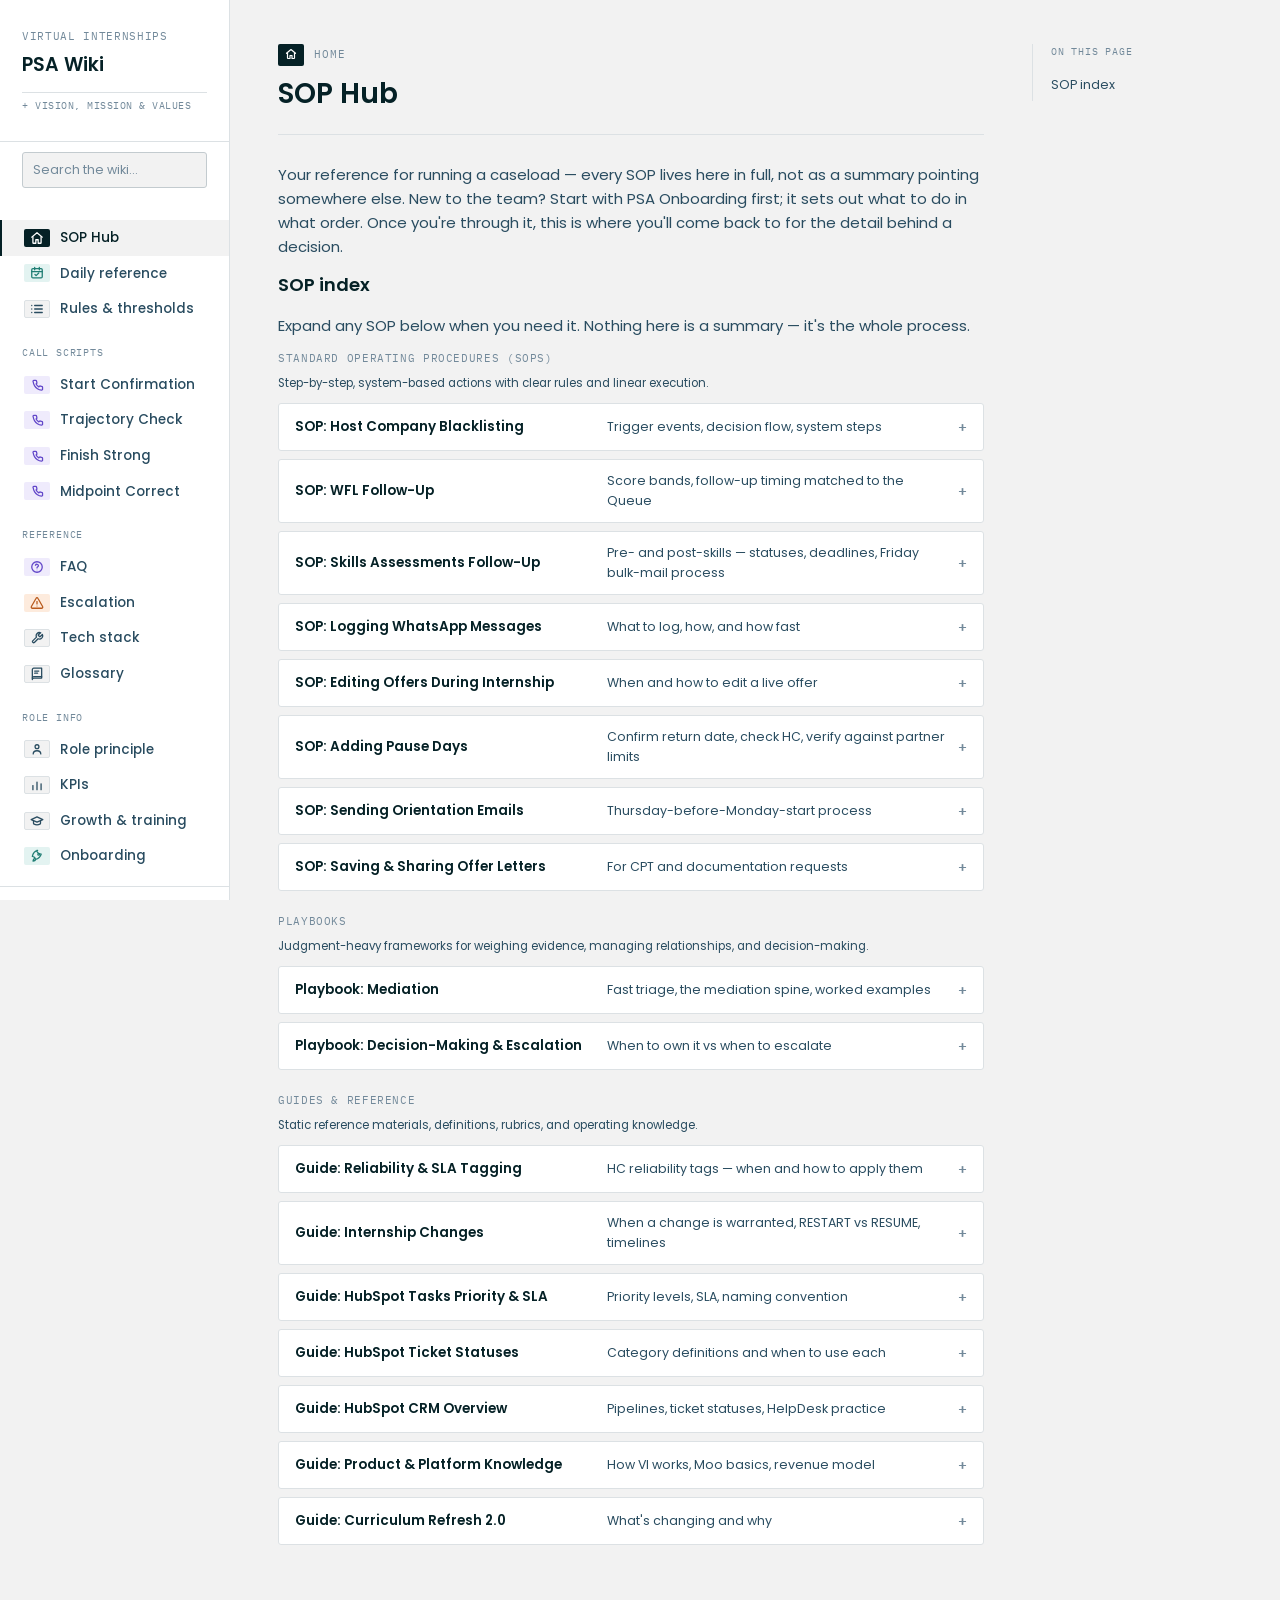
<file: index.html.html>
<!DOCTYPE html> <html lang="en"> <head> <meta charset="UTF-8"> <meta name="viewport" content="width=device-width, initial-scale=1.0"> <title>PSA Wiki</title> <link rel="preconnect" href="https://fonts.googleapis.com"> <link rel="preconnect" href="https://fonts.gstatic.com" crossorigin> <link rel="stylesheet" href="https://fonts.googleapis.com/css2?family=Poppins:wght@400;500;600&family=IBM+Plex+Mono:wght@500;600&display=swap"> <style> 
:root{
--paper:#F2F2F2;
--panel:#FFFFFF;
--ink:#052126;
--slate:#294C60;
--mute:#72899A;
--line:#DCE1E4;
--line-strong:#C3CBCF;
--green:#1F7D73; --green-bg:#E3F3F1;
--amber:#B85A1D; --amber-bg:#FDEBDD;
--red:#C81F45; --red-bg:#FCE4EA;
--blue:#6247C9; --blue-bg:#EFEBFC;
--radius:3px;
}
*{box-sizing:border-box;}
html{scroll-behavior:smooth;}
body{
margin:0;
background:var(--paper);
color:var(--ink);
font-family:'Poppins',system-ui,sans-serif;
font-size:15px;
line-height:1.6;
}
.layout{display:flex; min-height:100vh;}
/* ---------- Left rail: binder index ---------- */
.rail{
width:230px; flex-shrink:0;
background:var(--panel);
border-right:1px solid var(--line);
padding:28px 0 40px;
position:sticky; top:0; height:100vh; overflow-y:auto;
}
.rail-brand{
padding:0 22px 22px;
border-bottom:1px solid var(--line);
margin-bottom:10px;
}
.rail-brand .kicker{
font-family:'IBM Plex Mono',monospace;
font-size:11px; letter-spacing:.06em; color:var(--mute); text-transform:uppercase;
}
.rail-brand h1{
font-family:'Poppins',sans-serif; font-weight:600; font-size:19px; margin:4px 0 0;
}
.rail-values{margin-top:12px;}
.rail-values summary{
cursor:pointer; list-style:none; font-family:'IBM Plex Mono',monospace;
font-size:10px; letter-spacing:.05em; text-transform:uppercase; color:var(--mute);
padding:5px 0; border-top:1px solid var(--line);
}
.rail-values summary::-webkit-details-marker{display:none;}
.rail-values summary::before{content:'+ '; color:var(--mute);}
.rail-values[open] summary::before{content:'\2212 ';}
.rail-values-body{padding:6px 2px 4px; font-size:11.5px; line-height:1.5; color:var(--slate);}
.rail-values-body p{margin:0 0 8px;}
.rail-values-body b{color:var(--ink); font-weight:600;}
.rail-values-body ul{margin:0; padding-left:14px;}
.rail-values-body li{margin-bottom:6px;}
.rail-search{padding:0 22px 14px; margin-top:2px;}
.rail-search input{
width:100%; box-sizing:border-box; padding:8px 10px; font-size:12.5px;
border:1px solid var(--line-strong); border-radius:var(--radius);
font-family:'Poppins',sans-serif; background:var(--paper); color:var(--ink);
}
.rail-search input:focus{outline:none; border-color:var(--blue);}
.rail-search input::placeholder{color:var(--mute);}
.search-results{
position:fixed; width:380px; max-height:65vh; overflow-y:auto;
background:var(--panel); border:1px solid var(--line-strong); border-radius:var(--radius);
box-shadow:0 10px 28px rgba(5,33,38,0.16); z-index:60; display:none;
}
.search-results.active{display:block;}
.search-result{padding:11px 16px; border-bottom:1px solid var(--line); cursor:pointer;}
.search-result:hover{background:var(--paper);}
.search-result:last-child{border-bottom:none;}
.search-result .sr-page{
font-family:'IBM Plex Mono',monospace; font-size:10px; letter-spacing:.04em;
text-transform:uppercase; color:var(--blue); margin-bottom:3px;
}
.search-result .sr-title{font-weight:600; font-size:13px; color:var(--ink); margin-bottom:3px;}
.search-result .sr-snippet{font-size:12px; color:var(--slate); line-height:1.45;}
.search-result mark{background:var(--amber-bg); color:var(--ink); font-weight:600; padding:0 1px; border-radius:1px;}
.search-empty{padding:14px 16px; font-size:12.5px; color:var(--mute);}
.rail-group{margin:18px 0 4px;}
.rail-group-label{
font-family:'IBM Plex Mono',monospace; font-size:10px; letter-spacing:.08em;
color:var(--mute); text-transform:uppercase; padding:0 22px; margin-bottom:6px;
}
.rail-link{
display:flex; align-items:center; gap:10px;
padding:7px 22px; cursor:pointer; color:var(--slate);
font-size:13.5px; font-weight:500; border-left:2px solid transparent;
}
.rail-link:hover{color:var(--ink); background:var(--paper);}
.rail-link.active{color:var(--ink); border-left-color:var(--ink); background:var(--paper);}
.rail-tab{
font-family:'IBM Plex Mono',monospace; font-size:10px; font-weight:600;
width:26px; height:18px; display:flex; align-items:center; justify-content:center;
border-radius:2px; flex-shrink:0;
}
.rail-sub{padding-left:44px; font-size:13px;}
.rail-updated{
padding:16px 22px 0; margin-top:12px; border-top:1px solid var(--line);
font-family:'IBM Plex Mono',monospace; font-size:10.5px; color:var(--mute);
letter-spacing:.02em;
}
/* ---------- Main ---------- */
main{flex:1; min-width:0; padding:44px 48px 80px; display:flex; justify-content:center;}
.page-frame{display:flex; flex-wrap:nowrap; gap:48px; align-items:flex-start; width:100%; max-width:980px;}
.prose{flex:1 1 auto; min-width:0;}
.panel{display:none;}
.panel.active{display:block;}
.page-toc{
width:200px; flex:0 0 200px; position:sticky; top:44px;
border-left:1px solid var(--line); padding-left:18px;
}
.page-toc .toc-label{
font-family:'IBM Plex Mono',monospace; font-size:10px; letter-spacing:.08em;
text-transform:uppercase; color:var(--mute); margin-bottom:10px;
}
.page-toc a{
display:block; font-size:12.5px; color:var(--slate); text-decoration:none;
padding:5px 0; border-bottom:1px solid transparent;
}
.page-toc a:hover{color:var(--ink);}
@media (max-width: 1180px){ .page-toc{display:none;} .page-frame{max-width:740px;} }
.eyebrow{
font-family:'IBM Plex Mono',monospace; font-size:11px; letter-spacing:.08em;
text-transform:uppercase; color:var(--mute); margin:0 0 6px;
display:flex; align-items:center; gap:10px;
}
.tab-chip{
font-family:'IBM Plex Mono',monospace; font-weight:600; font-size:11px;
padding:2px 7px; border-radius:2px; color:var(--panel); background:var(--ink);
}
h1.page-title{
font-family:'Poppins',sans-serif; font-weight:600; font-size:28px; margin:0 0 28px;
padding-bottom:18px; border-bottom:1px solid var(--line);
}
h2{
font-family:'Poppins',sans-serif; font-weight:600; font-size:18px;
margin:36px 0 14px; scroll-margin-top:24px;
}
h2:first-of-type{margin-top:0;}
h3{font-size:14.5px; font-weight:600; margin:20px 0 8px;}
p{color:var(--slate); margin:0 0 12px;}
strong{color:var(--ink); font-weight:600;}
.callout{
border:1px solid var(--line); border-left:3px solid var(--slate);
background:var(--paper); border-radius:0 var(--radius) var(--radius) 0;
padding:14px 18px; margin:0 0 22px;
}
.callout p{margin:0 0 4px; color:var(--ink); font-size:14px;}
.callout p:last-child{margin-bottom:0;}
.callout.warn{border-left-color:var(--red); background:var(--red-bg);}
.callout.warn p{color:var(--red);}
.callout.info{border-left-color:var(--blue); background:var(--blue-bg);}
.callout.info p{color:var(--ink);}
.callout.success{border-left-color:var(--green); background:var(--green-bg);}
.callout.success p{color:var(--ink);}
.readout{
font-family:'IBM Plex Mono',monospace; font-weight:600; font-size:13px;
padding:2px 8px; border-radius:2px; display:inline-block;
}
.readout.green{color:var(--green); background:var(--green-bg);}
.readout.amber{color:var(--amber); background:var(--amber-bg);}
.readout.red{color:var(--red); background:var(--red-bg);}
.readout.blue{color:var(--blue); background:var(--blue-bg);}
.readout.gray{color:var(--slate); background:var(--paper); border:1px solid var(--line);}
table{width:100%; border-collapse:collapse; margin:0 0 24px; font-size:13.5px;}
table.tight{table-layout:fixed;}
table.tight th:first-child, table.tight td:first-child{width:46%;}
th{
text-align:left; font-family:'IBM Plex Mono',monospace; font-size:10.5px;
letter-spacing:.04em; text-transform:uppercase; color:var(--mute);
padding:0 12px 8px 0; border-bottom:1px solid var(--line-strong); font-weight:600;
}
td{padding:10px 12px 10px 0; border-bottom:1px solid var(--line); vertical-align:top; color:var(--slate);}
td:first-child, th:first-child{padding-left:0;}
td b, td strong{color:var(--ink);}
tr:last-child td{border-bottom:none;}
.script-line{
background:var(--panel); border:1px solid var(--line); border-radius:var(--radius);
padding:12px 16px; margin:0 0 10px; font-size:14px; color:var(--ink);
}
.script-line .who{
font-family:'IBM Plex Mono',monospace; font-size:10px; text-transform:uppercase;
color:var(--mute); display:block; margin-bottom:4px; letter-spacing:.05em;
}
.script-branch{
margin:6px 0 0 18px; padding-left:12px; border-left:2px solid var(--line);
font-size:13px; color:var(--slate);
}
.listen{font-size:12.5px; color:var(--mute); font-style:italic; margin-top:4px;}
.two-col{display:grid; grid-template-columns:1fr 1fr; gap:22px;}
.card{background:var(--panel); border:1px solid var(--line); border-radius:var(--radius); padding:18px 20px;}
.band-row{display:flex; gap:0; margin:10px 0 16px; border:1px solid var(--line); border-radius:var(--radius); overflow:hidden;}
.band-item{flex:1; padding:10px 14px; border-right:1px solid var(--line);}
.band-item:last-child{border-right:none;}
.band-label{display:block; font-family:'IBM Plex Mono',monospace; font-size:10px; letter-spacing:.05em; color:var(--mute); margin-bottom:4px;}
.band-value{display:block; font-family:'IBM Plex Mono',monospace; font-weight:600; font-size:15px; color:var(--ink);}
.card h3{margin-top:0;}
.week-grid{display:grid; grid-template-columns:repeat(4,1fr); gap:10px; margin:0 0 26px;}
.week-col{background:var(--panel); border:1px solid var(--line); border-radius:var(--radius); overflow:hidden;}
.week-col-head{
font-family:'IBM Plex Mono',monospace; font-size:11px; font-weight:600;
letter-spacing:.04em; padding:9px 12px; border-bottom:1px solid var(--line);
background:var(--paper); color:var(--ink);
}
.week-col-body{padding:12px;}
.triage-item{font-size:12.5px; color:var(--slate); margin-bottom:9px; padding-left:12px; border-left:2px solid var(--line-strong); line-height:1.4;}
.triage-item.t0{border-left-color:var(--red);}
.triage-item b{display:block; color:var(--ink); font-size:12.5px; margin-bottom:1px;}
.tier0-strip{
background:var(--red-bg); border:1px solid var(--red); border-radius:var(--radius);
padding:14px 18px; margin:0 0 24px;
}
.tier0-strip .eyebrow{color:var(--red);}
.tier0-strip ul{margin:0; padding-left:18px; font-size:13.5px; color:var(--ink);}
.tier0-strip li{margin-bottom:3px;}
.day-strip{margin:16px 0 20px; border:1px solid var(--line); border-radius:var(--radius); overflow:hidden;}
.day-card{display:grid; grid-template-columns:56px 1fr; gap:16px; padding:14px 16px; border-bottom:1px solid var(--line); background:var(--panel);}
.day-card:last-child{border-bottom:none;}
.day-card:nth-child(even){background:var(--paper);}
.day-label{font-family:'IBM Plex Mono',monospace; font-weight:600; font-size:12.5px; color:var(--ink); padding-top:2px; letter-spacing:.02em;}
.day-body ul{margin:0; padding-left:16px;}
.day-body li{font-size:13.5px; line-height:1.5; margin-bottom:4px; color:var(--ink);}
.day-body li:last-child{margin-bottom:0;}
.day-note{font-size:12px; color:var(--mute); margin-top:6px; font-style:italic;}
ul.plain{padding-left:18px; color:var(--ink); font-size:14px;}
ul.plain li{margin-bottom:5px;}
.sop-group{margin-bottom:22px;}
.sop-group-label{
font-family:'IBM Plex Mono',monospace; font-size:10.5px; letter-spacing:.06em;
text-transform:uppercase; color:var(--mute); margin-bottom:8px;
}
.sop-group-subtitle{
font-size:11.5px; color:var(--slate); margin-bottom:12px; line-height:1.4;
}
.sop-item{font-size:13.5px; margin-bottom:8px; color:var(--slate);}
.sop-item b{color:var(--ink); font-weight:600;}
details.toggle{
border:1px solid var(--line); border-radius:var(--radius);
margin-bottom:8px; background:var(--panel); overflow:hidden;
}
details.toggle summary{
cursor:pointer; list-style:none; padding:11px 16px; font-size:13.5px;
font-weight:600; color:var(--ink); display:grid;
grid-template-columns: 300px 1fr auto; align-items:center; gap:12px;
}
details.toggle summary::-webkit-details-marker{display:none;}
details.toggle summary::after{
content:'+'; font-family:'IBM Plex Mono',monospace; color:var(--mute);
font-size:15px; flex-shrink:0;
}
details.toggle[open] summary::after{content:'\2212';}
details.toggle summary .sop-desc{
font-weight:400; color:var(--slate); font-size:12.5px;
}
@media (max-width: 700px){
details.toggle summary{grid-template-columns: 1fr auto;}
details.toggle summary .sop-desc{display:none;}
.session-card{grid-template-columns: 1fr;}
.session-card .session-desc{display:none;}
}
details.toggle .toggle-body{
padding:2px 16px 16px; font-size:13px; color:var(--slate); border-top:1px solid var(--line);
}
details.toggle .toggle-body h4{
font-size:12.5px; font-weight:600; color:var(--ink); margin:14px 0 6px;
text-transform:uppercase; letter-spacing:.03em; font-family:'IBM Plex Mono',monospace;
}
details.toggle .toggle-body table{margin:8px 0 10px; font-size:12.5px;}
details.toggle .toggle-body ul{margin:0 0 10px; padding-left:18px;}
details.toggle .toggle-body li{margin-bottom:4px;}
details.toggle .toggle-body p{font-size:13px; margin:0 0 10px;}
.session-card{
display:grid; grid-template-columns: 300px 1fr; align-items:center; gap:12px;
padding:11px 16px; margin-bottom:8px; font-size:13.5px;
border:1px solid var(--line); border-radius:var(--radius); background:var(--panel);
}
.session-card a{color:var(--ink); text-decoration:none; font-weight:600;}
.session-card a:hover{color:var(--blue);}
.session-card a::after{content:'\2192'; margin-left:6px; color:var(--mute); font-weight:400;}
.session-card .session-desc{color:var(--slate); font-size:12.5px; text-align:left;}
.week1-check{
border:1px solid var(--line); border-radius:var(--radius); background:var(--panel);
padding:14px 18px; margin-bottom:8px; font-size:13.5px; color:var(--ink);
display:flex; gap:10px; align-items:baseline;
}
.week1-check input{margin-top:3px; flex-shrink:0;}
code.block{
display:block; background:var(--ink); color:#E9E7DD; font-family:'IBM Plex Mono',monospace;
font-size:12px; line-height:1.7; padding:16px 18px; border-radius:var(--radius);
white-space:pre-wrap; margin:0 0 20px;
}
.nav-quicklinks{display:flex; gap:8px; flex-wrap:wrap; margin-bottom:28px;}
.nav-quicklinks button{
font-family:'IBM Plex Mono',monospace; font-size:11.5px; font-weight:600;
border:1px solid var(--line-strong); background:var(--panel); color:var(--ink);
padding:7px 12px; border-radius:2px; cursor:pointer;
}
.nav-quicklinks button:hover{background:var(--paper);}
@media (max-width: 860px){
.layout{flex-direction:column;}
.rail{width:100%; height:auto; position:relative;}
main{padding:28px 22px 60px;}
.two-col, .week-grid{grid-template-columns:1fr;}
}
 </style> </head> <body> <div class="layout"> <nav class="rail"> <div class="rail-brand"> <div class="kicker">Virtual Internships</div> <h1>PSA Wiki</h1> <details class="rail-values"> <summary>Vision, Mission &amp; Values</summary> <div class="rail-values-body"> <p><b>Vision</b><br>We empower interns and host companies to succeed by turning every challenge into an opportunity for growth, connection, and measurable impact.</p> <p><b>Mission</b><br>To protect and improve the remote internship experience by ensuring every intern and host company has the clarity, support, and consistency needed for success.</p> <p><b>Values</b></p> <ul> <li><b>Resourcefulness</b> — we navigate incomplete info and messy situations with persistence and creativity.</li> <li><b>Candor with care</b> — we speak openly and honestly, balancing clarity with respect.</li> <li><b>Progress over perfection</b> — small wins compound into lasting impact, even when conditions aren't perfect.</li> <li><b>Teamwork across time zones</b> — our strength is in supporting each other, always.</li> </ul> </div> </details> </div> 

<div class="rail-search">  
  <input type="text" id="site-search" placeholder="Search the wiki…" autocomplete="off">  
  <div class="search-results" id="search-results"></div>  
</div>

<div class="rail-group">  
  <div class="rail-link active" data-panel="hub"><span class="rail-tab" style="background:var(--ink);color:#fff;"><svg width="14" height="14" viewBox="0 0 24 24" fill="none" stroke="currentColor" stroke-width="2.2" stroke-linecap="round" stroke-linejoin="round"><path d="M3 10.5L12 3l9 7.5"/><path d="M5 9.5V20a1 1 0 0 0 1 1h4v-6h4v6h4a1 1 0 0 0 1-1V9.5"/></svg></span>SOP Hub</div>  
  <div class="rail-link" data-panel="daily"><span class="rail-tab" style="background:var(--green-bg);color:var(--green);"><svg width="14" height="14" viewBox="0 0 24 24" fill="none" stroke="currentColor" stroke-width="2.2" stroke-linecap="round" stroke-linejoin="round"><rect x="3" y="4.5" width="18" height="16" rx="2"/><line x1="16" y1="2.5" x2="16" y2="6.5"/><line x1="8" y1="2.5" x2="8" y2="6.5"/><line x1="3" y1="9.5" x2="21" y2="9.5"/><path d="M8.5 14.5l2 2 4.5-4.5"/></svg></span>Daily reference</div>  
  <div class="rail-link" data-panel="rules"><span class="rail-tab" style="background:var(--paper);color:var(--slate);border:1px solid var(--line);"><svg width="14" height="14" viewBox="0 0 24 24" fill="none" stroke="currentColor" stroke-width="2.2" stroke-linecap="round" stroke-linejoin="round"><line x1="8" y1="6" x2="21" y2="6"/><line x1="8" y1="12" x2="21" y2="12"/><line x1="8" y1="18" x2="21" y2="18"/><line x1="3" y1="6" x2="3.01" y2="6"/><line x1="3" y1="12" x2="3.01" y2="12"/><line x1="3" y1="18" x2="3.01" y2="18"/></svg></span>Rules &amp; thresholds</div>  
</div>

<div class="rail-group">  
  <div class="rail-group-label">Call scripts</div>  
  <div class="rail-link" data-panel="week1"><span class="rail-tab" style="background:var(--blue-bg);color:var(--blue);"><svg width="14" height="14" viewBox="0 0 24 24" fill="none" stroke="currentColor" stroke-width="2.2" stroke-linecap="round" stroke-linejoin="round"><path d="M21.5 16.5v2.7a1.6 1.6 0 0 1-1.75 1.6 16 16 0 0 1-7-2.5 15.7 15.7 0 0 1-4.8-4.8 16 16 0 0 1-2.5-7A1.6 1.6 0 0 1 6.9 4h2.7a1.6 1.6 0 0 1 1.6 1.4c.1.77.29 1.52.56 2.25a1.6 1.6 0 0 1-.36 1.7l-1 1a12.8 12.8 0 0 0 4.8 4.8l1-1a1.6 1.6 0 0 1 1.7-.36c.73.27 1.48.46 2.25.56a1.6 1.6 0 0 1 1.35 1.65z"/></svg></span>Start Confirmation</div>  
  <div class="rail-link" data-panel="week3"><span class="rail-tab" style="background:var(--blue-bg);color:var(--blue);"><svg width="14" height="14" viewBox="0 0 24 24" fill="none" stroke="currentColor" stroke-width="2.2" stroke-linecap="round" stroke-linejoin="round"><path d="M21.5 16.5v2.7a1.6 1.6 0 0 1-1.75 1.6 16 16 0 0 1-7-2.5 15.7 15.7 0 0 1-4.8-4.8 16 16 0 0 1-2.5-7A1.6 1.6 0 0 1 6.9 4h2.7a1.6 1.6 0 0 1 1.6 1.4c.1.77.29 1.52.56 2.25a1.6 1.6 0 0 1-.36 1.7l-1 1a12.8 12.8 0 0 0 4.8 4.8l1-1a1.6 1.6 0 0 1 1.7-.36c.73.27 1.48.46 2.25.56a1.6 1.6 0 0 1 1.35 1.65z"/></svg></span>Trajectory Check</div>  
  <div class="rail-link" data-panel="week5a"><span class="rail-tab" style="background:var(--blue-bg);color:var(--blue);"><svg width="14" height="14" viewBox="0 0 24 24" fill="none" stroke="currentColor" stroke-width="2.2" stroke-linecap="round" stroke-linejoin="round"><path d="M21.5 16.5v2.7a1.6 1.6 0 0 1-1.75 1.6 16 16 0 0 1-7-2.5 15.7 15.7 0 0 1-4.8-4.8 16 16 0 0 1-2.5-7A1.6 1.6 0 0 1 6.9 4h2.7a1.6 1.6 0 0 1 1.6 1.4c.1.77.29 1.52.56 2.25a1.6 1.6 0 0 1-.36 1.7l-1 1a12.8 12.8 0 0 0 4.8 4.8l1-1a1.6 1.6 0 0 1 1.7-.36c.73.27 1.48.46 2.25.56a1.6 1.6 0 0 1 1.35 1.65z"/></svg></span>Finish Strong</div>  
  <div class="rail-link" data-panel="week5b"><span class="rail-tab" style="background:var(--blue-bg);color:var(--blue);"><svg width="14" height="14" viewBox="0 0 24 24" fill="none" stroke="currentColor" stroke-width="2.2" stroke-linecap="round" stroke-linejoin="round"><path d="M21.5 16.5v2.7a1.6 1.6 0 0 1-1.75 1.6 16 16 0 0 1-7-2.5 15.7 15.7 0 0 1-4.8-4.8 16 16 0 0 1-2.5-7A1.6 1.6 0 0 1 6.9 4h2.7a1.6 1.6 0 0 1 1.6 1.4c.1.77.29 1.52.56 2.25a1.6 1.6 0 0 1-.36 1.7l-1 1a12.8 12.8 0 0 0 4.8 4.8l1-1a1.6 1.6 0 0 1 1.7-.36c.73.27 1.48.46 2.25.56a1.6 1.6 0 0 1 1.35 1.65z"/></svg></span>Midpoint Correct</div>  
</div>

<div class="rail-group">  
  <div class="rail-group-label">Reference</div>  
  <div class="rail-link" data-panel="faq"><span class="rail-tab" style="background:var(--blue-bg);color:var(--blue);"><svg width="14" height="14" viewBox="0 0 24 24" fill="none" stroke="currentColor" stroke-width="2.2" stroke-linecap="round" stroke-linejoin="round"><circle cx="12" cy="12" r="9"/><path d="M9.3 9a2.7 2.7 0 0 1 5.2 1c0 1.6-2.5 1.9-2.5 3.6"/><circle cx="12" cy="17" r="0.7" fill="currentColor" stroke="none"/></svg></span>FAQ</div>  
  <div class="rail-link" data-panel="escalation"><span class="rail-tab" style="background:var(--amber-bg);color:var(--amber);"><svg width="14" height="14" viewBox="0 0 24 24" fill="none" stroke="currentColor" stroke-width="2.2" stroke-linecap="round" stroke-linejoin="round"><path d="M10.5 3.9L2.4 18a2 2 0 0 0 1.7 3h15.8a2 2 0 0 0 1.7-3L13.5 3.9a1.7 1.7 0 0 0-3 0z"/><line x1="12" y1="9.5" x2="12" y2="13.5"/><circle cx="12" cy="17" r="0.9" fill="currentColor" stroke="none"/></svg></span>Escalation</div>  
  <div class="rail-link" data-panel="tech"><span class="rail-tab" style="background:var(--paper);color:var(--slate);border:1px solid var(--line);"><svg width="14" height="14" viewBox="0 0 24 24" fill="none" stroke="currentColor" stroke-width="2.2" stroke-linecap="round" stroke-linejoin="round"><path d="M14.5 6.3a1 1 0 0 0 0 1.4l1.8 1.8a1 1 0 0 0 1.4 0l3.5-3.5a5.5 5.5 0 0 1-7.3 7.3l-6.4 6.4a2 2 0 0 1-2.8-2.8l6.4-6.4a5.5 5.5 0 0 1 7.3-7.3z"/></svg></span>Tech stack</div>  
  <div class="rail-link" data-panel="glossary"><span class="rail-tab" style="background:var(--paper);color:var(--slate);border:1px solid var(--line);"><svg width="14" height="14" viewBox="0 0 24 24" fill="none" stroke="currentColor" stroke-width="2.2" stroke-linecap="round" stroke-linejoin="round"><path d="M4 4.5A2.5 2.5 0 0 1 6.5 2H20v17H6.5A2.5 2.5 0 0 0 4 21.5v-17z"/><path d="M4 19a2.5 2.5 0 0 1 2.5-2.5H20"/><line x1="8" y1="7" x2="15" y2="7"/><line x1="8" y1="10.5" x2="13" y2="10.5"/></svg></span>Glossary</div>  
</div>

<div class="rail-group">  
  <div class="rail-group-label">Role Info</div>  
  <div class="rail-link" data-panel="role"><span class="rail-tab" style="background:var(--paper);color:var(--slate);border:1px solid var(--line);"><svg width="14" height="14" viewBox="0 0 24 24" fill="none" stroke="currentColor" stroke-width="2.2" stroke-linecap="round" stroke-linejoin="round"><circle cx="12" cy="8" r="3.3"/><path d="M5.5 20.5c0-3.3 3-5.5 6.5-5.5s6.5 2.2 6.5 5.5"/></svg></span>Role principle</div>  
  <div class="rail-link" data-panel="kpis"><span class="rail-tab" style="background:var(--paper);color:var(--slate);border:1px solid var(--line);"><svg width="14" height="14" viewBox="0 0 24 24" fill="none" stroke="currentColor" stroke-width="2.2" stroke-linecap="round" stroke-linejoin="round"><line x1="5" y1="20" x2="5" y2="13"/><line x1="12" y1="20" x2="12" y2="7"/><line x1="19" y1="20" x2="19" y2="10"/></svg></span>KPIs</div>  
  <div class="rail-link" data-panel="growth"><span class="rail-tab" style="background:var(--paper);color:var(--slate);border:1px solid var(--line);"><svg width="14" height="14" viewBox="0 0 24 24" fill="none" stroke="currentColor" stroke-width="2.2" stroke-linecap="round" stroke-linejoin="round"><path d="M2 9.5L12 5l10 4.5-10 4.5-10-4.5z"/><path d="M6 11.7v4.3c0 1.2 2.7 2.5 6 2.5s6-1.3 6-2.5v-4.3"/></svg></span>Growth &amp; training</div>  
  <div class="rail-link" data-panel="onboarding"><span class="rail-tab" style="background:var(--green-bg);color:var(--green);"><svg width="14" height="14" viewBox="0 0 24 24" fill="none" stroke="currentColor" stroke-width="2.2" stroke-linecap="round" stroke-linejoin="round"><path d="M13 2.5c-4.5 1.2-8 5.5-9 10 1.2.2 2.5.7 3.5 1.7s1.5 2.3 1.7 3.5c4.5-1 8.8-4.5 10-9-2 0-4-.5-5.5-2s-2-3.5-2-4.2z"/><circle cx="15" cy="9" r="1.6"/><path d="M7.5 16.5c-1 .3-2 1.3-2.3 4.3 3-.3 4-1.3 4.3-2.3"/></svg></span>Onboarding</div>  
</div>

<div class="rail-updated">Last updated: 17 Sep 2026</div>  

 </nav> <main> <div class="page-frame"> <div class="prose"> 

<!-- ============ HUB ============ -->  
<section class="panel active" id="panel-hub">  
  <div class="eyebrow"><span class="tab-chip"><svg width="12" height="12" viewBox="0 0 24 24" fill="none" stroke="currentColor" stroke-width="2.4" stroke-linecap="round" stroke-linejoin="round"><path d="M3 10.5L12 3l9 7.5"/><path d="M5 9.5V20a1 1 0 0 0 1 1h4v-6h4v6h4a1 1 0 0 0 1-1V9.5"/></svg></span>Home</div>  
  <h1 class="page-title">SOP Hub</h1>  
  <p>Your reference for running a caseload — every SOP lives here in full, not as a summary pointing somewhere else. New to the team? Start with PSA Onboarding first; it sets out what to do in what order. Once you're through it, this is where you'll come back to for the detail behind a decision.</p>

  <h2>SOP index</h2>  
  <p>Expand any SOP below when you need it. Nothing here is a summary — it's the whole process.</p>

    <div class="sop-group">
    <div class="sop-group-label">Standard Operating Procedures (SOPs)</div>
    <div class="sop-group-subtitle">Step-by-step, system-based actions with clear rules and linear execution.</div>

<details class="toggle">  
      <summary>SOP: Host Company Blacklisting <span class="sop-desc">Trigger events, decision flow, system steps</span></summary>  
      <div class="toggle-body">  
        <p><b>Purpose:</b> evidence-based, PSA + PM process for blacklisting HCs whose actions risk interns or VI.</p>  
        <h4>Roles</h4>  
        <ul>  
          <li><b>PSA:</b> monitors WFLs/feedback, documents incidents, initiates pushback, drafts POAs, prepares escalation reports.</li>  
          <li><b>PM:</b> reviews evidence with PSA. Co-decides: blacklist / final warning / re-engage under stricter terms.</li>  
        </ul>  
        <h4>1. Trigger events</h4>  
        <ul>  
          <li><b>Safety &amp; legal:</b> harassment, discrimination, unsafe conditions, fraud, illegal activity, breach of contract.</li>  
          <li><b>Severe SLA violations:</b> persistent onboarding failure despite intervention; 3+ missed WFLs with no communication; refusal to complete evaluations after multiple reminders.</li>  
          <li><b>Unprofessional conduct:</b> rude, abusive, or inappropriate communication toward interns or VI staff.</li>  
          <li><b>Negative internship impact:</b> multiple interns report no meaningful tasks, unethical treatment, or poor mentorship across consecutive cycles.</li>  
        </ul>  
        <h4>2. Initial assessment (PSA)</h4>  
        <ul>  
          <li>Document the incident in HubSpot with dates, descriptions, evidence.</li>  
          <li>Post and pin a summary tagging the relevant PMs.</li>  
          <li>Classify severity: Minor / Major / Critical. <b>Critical cases skip straight to the decision meeting.</b></li>  
        </ul>  
        <h4>3. Intervention &amp; pushback phase</h4>  
        <p>Required before blacklisting (skip if Critical): HC conversation → POA with agreed steps and deadlines → 2–4 week monitoring. Resolved → close, flag HC "At Risk – Monitored." Unresolved → decision meeting.</p>  
        <h4>4. Decision meeting (PSA + PM)</h4>  
        <p>Prepare a case summary (timeline, evidence, prior attempts) → review collectively → decide Blacklist / Final Warning / Re-engage under stricter terms → log the decision in Moo and HubSpot.</p>  
        <h4>5. System updates (PSA)</h4>  
        <ul>  
          <li>HC profile in Moo → "Blacklist" → ignore any active-process warning and proceed.</li>  
          <li>Choose the correct reason code (competitor, poor feedback, unresponsive, disrespectful, off-platform activity, etc.) or "Other" with free-text notes (date, reason, decision summary, key attachments).</li>  
          <li>Submit.</li>  
        </ul>  
        <h4>6. Post-blacklist follow-up</h4>  
        <ul>  
          <li>Currently-placed interns → transition or monitor closely to completion.</li>  
          <li>Review all blacklisted HCs every 6 months for continued appropriateness.</li>  
        </ul>  
        <h4>Notification</h4>  
        <p>No proactive notification — the HC loses dashboard visibility automatically. Only respond if they reach out.</p>  
        <h4>If the HC reaches out</h4>  
        <ul>  
          <li>Neutral, factual tone — no blame, no inflammatory language.</li>  
          <li>Focus on program standards and intern safety.</li>  
          <li>PSA + PM align internally on future participation; all decisions in HubSpot.</li>  
          <li>Re-engagement approved → supervised trial → on success, remove blacklist status and monitor via SLA tagging.</li>  
        </ul>  
        <p style="font-size:12.5px; color:var(--mute);">Simone can be consulted for complex or high-stakes cases but isn't required for standard decisions.</p>  
      </div>  
    </details>

<details class="toggle">  
      <summary>SOP: WFL Follow-Up <span class="sop-desc">Score bands, follow-up timing matched to the Queue</span></summary>  
      <div class="toggle-body">  
        <p><b>Purpose:</b> timely monitoring and follow-up on low WFL scores — maintain quality, enforce accountability, apply SLA violations correctly.</p>  
        <h4>WFL score bands</h4>  
        <table>  
          <tr><th>Score</th><th>Meaning</th></tr>  
          <tr><td>1–5</td><td><span class="readout red">Critical</span></td></tr>  
          <tr><td>6–7</td><td><span class="readout amber">At Risk</span></td></tr>  
          <tr><td>8–10</td><td><span class="readout green">Healthy</span></td></tr>  
          <tr><td>No Rating</td><td>Most recent submission not made</td></tr>  
        </table>  
        <p>This is the real scale behind the "≤7" trigger used throughout Daily Reference and the call scripts.</p>  
        <h4>Follow-up timing — matches the Queue exactly</h4>  
        <table class="tight">  
          <tr><th>Who</th><th>When</th><th>Order within the day</th></tr>  
          <tr><td>Intern-side WFL</td><td><span class="readout blue">Mon/Tue</span></td><td>Critical (1–5) first, then At Risk (6–7)</td></tr>  
          <tr><td>Supervisor-side WFL</td><td><span class="readout gray">Wed — Supervisor Actions</span></td><td>Same order: Critical first, then At Risk</td></tr>  
        </table>  
        <h4>Follow-up procedure</h4>  
        <ul>  
          <li>Open WFL Metabase report → filter to your caseload → sort by HC name (consolidates company outreach).</li>  
          <li>Critical first, then At Risk within each day.</li>  
          <li>Pre-skills outstanding for the same person → combine into one email.</li>  
        </ul>  
      </div>  
    </details>

<details class="toggle">  
      <summary>SOP: Skills Assessments Follow-Up <span class="sop-desc">Pre- and post-skills — statuses, deadlines, Friday bulk-mail process</span></summary>  
      <div class="toggle-body">  
        <p><b>Process:</b> every Friday, check the Queue for outstanding assessments (pre- and post-skills). Bulk mail all Not_Started / In_Progress for that week. One email per intern/HC even with multiple items outstanding. WFL outstanding for the same person → combine into one email.</p>  
        <h4>Pre-skills statuses</h4>  
        <table>  
          <tr><th>Status</th><th>Meaning</th></tr>  
          <tr><td>Pending</td><td>Not on platform — check tracking Gsheet</td></tr>  
          <tr><td>Not_Started</td><td>Not yet started</td></tr>  
          <tr><td>In_Progress</td><td>Started, not completed</td></tr>  
          <tr><td>Completed</td><td>Done — no action</td></tr>  
        </table>  
        <p style="font-size:13px; color:var(--slate);">Pre-skills outstanding → resolve before chasing post-skills.</p>  
        <h4>Post-skills deadlines</h4>  
        <table>  
          <tr><th>Term</th><th>Meaning</th></tr>  
          <tr><td>Open date</td><td>First Monday of the intern's final week — don't outreach before this</td></tr>  
          <tr><td>Soft deadline</td><td>2 weeks after end date</td></tr>  
          <tr><td>Hard deadline</td><td>4 weeks after end date</td></tr>  
        </table>  
        <h4>Post-skills Friday cadence</h4>  
        <ul>  
          <li><b>Week 0 (opens):</b> no outreach. Confirm visibility in Metabase.</li>  
          <li><b>Weeks 1–2:</b> Friday bulk mail — supportive tone.</li>  
          <li><b>Week 3:</b> Friday bulk mail — reference hard deadline and SLA implications.</li>  
          <li><b>Week 4 (hard deadline):</b> Friday bulk mail, then mark non-compliant, apply SLA consequences, document. No further reminders.</li>  
        </ul>  
      </div>  
    </details>

<details class="toggle">  
      <summary>SOP: Logging WhatsApp Messages <span class="sop-desc">What to log, how, and how fast</span></summary>  
      <div class="toggle-body">  
        <p>Log anything about internship progress, scheduling, feedback, key decisions, or escalations. Skip casual small talk unless directly relevant.</p>  
        <h4>Steps</h4>  
        <ul>  
          <li>Open the intern/supervisor's contact record.</li>  
          <li>More (⋮) → "Log a WhatsApp Message."</li>  
          <li>Copy the message text or screenshot it, paste/upload into the log field.</li>  
          <li>Add a short, clear context summary (e.g. "Intern requested a 1-week deadline extension due to exams").</li>  
          <li>Tag relevant team members if follow-up is needed.</li>  
          <li>Save, confirm association with the correct intern/supervisor/company record.</li>  
          <li>To see logged WhatsApp entries in the activity feed: "Filter Activity" → select "WhatsApp" (not selected by default).</li>  
        </ul>  
        <p style="font-size:13px; color:var(--mute);">Log within 24h. Clear, factual summaries. No missing details.</p>  
      </div>  
    </details>

<details class="toggle">  
      <summary>SOP: Editing Offers During Internship <span class="sop-desc">When and how to edit a live offer</span></summary>  
      <div class="toggle-body">  
        <p><b>Edit when:</b> supervisor changes, start-date updates, or data-entry corrections.</p>  
        <h4>Steps</h4>  
        <ul>  
          <li>Matching → Manage Offers → search intern by name → Open Offer.</li>  
          <li>Offers tab → Edit → update fields (Supervisor, Duration/Hours if in batch, Start Date). Start date can move outside the batch, but confirm with PAM/HC/Intern first.</li>  
          <li>Review carefully → Update Offer to save. Verify in Offer Details. An automated update email goes to HC/Intern.</li>  
        </ul>  
        <p><b>Timeline:</b> complete within 24 hours of request. Don't change critical details (dates, company) without prior approval — document the reason for audit.</p>  
      </div>  
    </details>

<details class="toggle">  
      <summary>SOP: Adding Pause Days <span class="sop-desc">Confirm return date, check HC, verify against partner limits</span></summary>  
      <div class="toggle-body">  
        <p><b>Use when:</b> an intern needs time off (illness, exams, personal emergency) or the HC is temporarily unavailable (office closure, supervisor leave).</p>  
        <h4>Before pausing</h4>  
        <ul>  
          <li><b>Confirm a specific return date with the intern</b> — not a vague estimate.</li>  
          <li><b>Confirm with the HC</b> they're aware of the pause dates and still want the intern back. Don't action until both sides confirm.</li>  
          <li><b>Check the Partner Requirements Cheat Sheet</b> — pause days push the end date out, which may breach partner limits (academic calendar, CPT/visa, batch, 16-week max). The platform won't block this; the check is on you.</li>  
          <li><b>PAM involvement:</b> a pause is a change to internship parameters, same category as an HC Change or duration change — follow whatever the cheat sheet says for that specific partner rather than a blanket rule.</li>  
        </ul>  
        <h4>Adding pause days on the platform</h4>  
        <ul>  
          <li>Manage Internships → find the intern → same action panel as HC Change → <b>Add pause day(s)</b>.</li>  
          <li>Select the specific calendar day(s) being paused (not a day count) — the modal shows the running pause duration as you select.</li>  
          <li>The end date auto-shifts by the number of days selected, shown live in the modal. You can override this and keep the original end date instead if that's the correct call for the case — check the proposed new end date carefully before confirming either way.</li>  
          <li>Enter a reason in the free-text field. No fixed category is required, but be specific enough that anyone reading it later understands what happened — e.g. "Intern hospitalised, returning 22 Aug — confirmed with HC Katherine Tuominen" rather than "personal reasons."</li>  
          <li><b>Always land the return date on a Monday.</b> When choosing pause days, select however many are needed so the intern's restart date falls on a Monday — this keeps them aligned with the standard WFL week (Thursday open, Friday hours) rather than restarting mid-week.</li>  
          <li>Confirm.</li>  
        </ul>  
        <h4>After pausing</h4>  
        <ul>  
          <li><b>No manual reminder needed.</b> Because the restart always lands on a Monday, both the intern and the Host Company automatically receive a reminder email the Thursday before, letting them know the internship resumes that Monday. You don't need to track the return date yourself.</li>  
        </ul>  
      </div>  
    </details>

<details class="toggle">  
      <summary>SOP: Sending Orientation Emails <span class="sop-desc">Thursday-before-Monday-start process</span></summary>  
      <div class="toggle-body">  
        <p>Completed every Thursday before a Monday start date. Covers individual and mass email options.</p>  
        <h4>Steps</h4>  
        <ul>  
          <li>Open the first-time-supervisors Metabase report, filter for the upcoming Monday's start date, note/export first-time hosts.</li>  
          <li><b>Individual:</b> HubSpot template "HC: Orientation – 1st Time Supervisors," update with your details, send.</li>  
          <li><b>Mass email:</b> copy addresses into Excel with an "Email Address" header row, save as CSV → HubSpot Segments → Import → Contacts, upload, tick "Manage Existing Values," "Create a contacts segment," and the outreach-consent checkbox → Finish Import.</li>  
          <li>Email → Folders → Ops → ISA → clone the "HC Orientation Email – 1st Time Supervisors" template. Update the title (e.g. "HC Orientation Email – 1st Time Supervisors Amorie 08.09.2025") and the dates inside the email to match the start date.</li>  
          <li>Send To → select the imported segment → review → send.</li>  
        </ul>  
      </div>  
    </details>

<details class="toggle">  
      <summary>SOP: Saving &amp; Sharing Offer Letters <span class="sop-desc">For CPT and documentation requests</span></summary>  
      <div class="toggle-body">  
        <h4>Steps</h4>  
        <ul>  
          <li>Moo → Matching → Manage Offers → search intern by email → note their Batch Code.</li>  
          <li>Three Drive folders to check, each organised into per-batch subfolders — search by Batch Code, then Intern Name:  
            <ul style="margin-top:6px;">  
              <li><a href="https://drive.google.com/drive/folders/16gY3KGJNYlRkey17WLN2a6R_B1z_nxDM" target="_blank" rel="noopener">PDF Offer Letters for Interns</a> — Offer Letter + PPP combined.</li>  
              <li><a href="https://drive.google.com/drive/folders/13R1jmgsWA5Y4ZNCRA4D53Q1MKW2jSOpc" target="_blank" rel="noopener">PDF PPPs</a> — PPP only, same search.</li>  
              <li><a href="https://drive.google.com/drive/folders/1pS2akLmikpIPFQz-XjYMRizrZPUQwBug" target="_blank" rel="noopener">Offer Letter Editable Slides</a> — for edits before creating a new PDF, search by Intern Name.</li>  
            </ul>  
          </li>  
          <li>Download the relevant file directly if no edits are needed.</li>  
          <li><b>If details are wrong</b> (start date, supervisor): open the file in the Editable Slides folder, make corrections, export via File → Download → PDF Document, save with the same Batch Code + Intern Name naming convention.</li>  
        </ul>  
      </div>  
    </details>
  </div>

  <div class="sop-group">
    <div class="sop-group-label">Playbooks</div>
    <div class="sop-group-subtitle">Judgment-heavy frameworks for weighing evidence, managing relationships, and decision-making.</div>

<details class="toggle">  
      <summary>Playbook: Mediation <span class="sop-desc">Fast triage, the mediation spine, worked examples</span></summary>  
      <div class="toggle-body">  
        <p>A judgment framework, not a script library. Two PSAs following it properly should reach similar decisions regardless of communication style.</p>  
        <h4>Core principle</h4>  
        <p>Most conflict stems from expectation, communication, or skill gaps — not bad intent. Structured process over instinct. Documented, consistent decisions prevent recurrence.</p>  
        <h4>Sequence when a case lands</h4>  
        <p>Pause (don't respond on instinct) → Triage the case → Run the mediation spine, every step → Choose the right intervention, not the fastest → Document continuously.</p>  
        <h4>Fast triage — common case types</h4>  
        <ul>  
          <li><b>Performance concern</b> — often hides unclear success criteria, skill–task mismatch, or thin feedback cadence.</li>  
          <li><b>Expectation mismatch</b> — often hides weak onboarding, ambiguous scope, different seniority assumptions.</li>  
          <li><b>Communication breakdown</b> — often hides async/sync norm mismatch, timezone friction, early-career habits.</li>  
          <li><b>Capacity/structural constraint</b> — often hides internal HC workload issues, poor project planning, host over-commitment.</li>  
          <li><b>Values/fit tension</b> — often hides stress or burnout, bias, mismatched working styles.</li>  
        </ul>  
  
        <h4>The mediation spine</h4>  
        <ul>  
          <li><b>1. Gather information</b> — acknowledge within 48h, calm/neutral/curious tone, speak to each side separately first. Never mediate on assumptions.</li>  
          <li><b>2. Identify the core issue</b> — list symptoms, map to skill/expectation/communication/structural causes, check for hidden causes (onboarding gaps, unclear benchmarks), validate against facts. Most poor outcomes trace to weak diagnosis, not bad intent.</li>  
          <li><b>3. Confirm key facts</b> — meeting timestamps, tasks assigned vs delivered, response times, feedback already shared. Screenshots help. Prevents story-vs-story deadlocks.</li>  
          <li><b>4. Choose the right intervention</b> — balance intern development, HC needs, and program integrity. Offer options not ultimatums, anchor in facts, set an observation window, document decisions.</li>  
          <li><b>5. Communicate the decision</b> — always include a 1–2 week observation window, clear actions for both sides, what success looks like, when follow-up happens. Summarise verbally, confirm in writing.</li>  
          <li><b>6. Follow up and monitor</b> — track patterns not single slips, progress against benchmarks, early repeat-issue signs. Not optional — this is where cases succeed or fail.</li>  
        </ul>  
        <h4>Intervention menu</h4>  
        <ul>  
          <li><b>Skill-related:</b> SMART benchmarks, smaller milestones, learning resources/templates/coaching.</li>  
          <li><b>Expectation-related:</b> reset scope and priorities, define "good" concretely, adjust timelines to match capacity.</li>  
          <li><b>Communication-related:</b> daily/weekly check-ins, async status updates, explicit response-time norms.</li>  
        </ul>  
        <h4>Escalate when</h4>  
        <p>Benchmarks are repeatedly missed · one party disengages · no willingness to adjust · program integrity or safety is at risk. Escalation is a decision, not a failure — don't let a case drag beyond 1–2 weeks. Options: final improvement window, reassignment, early closure.</p>  
        <h4>When both sides are "right"</h4>  
        <p>Reframe: what does the intern need to learn? What does the HC need to protect (time, quality, credibility)? What does the program need to uphold (fairness, consistency, outcomes)? If all three can't be satisfied simultaneously, program integrity outranks individual preference.</p>  
        <h4>Worked examples</h4>  
        <ul>  
          <li><b>Performance vs expectation:</b> HC says intern is slow → no onboarding docs, scope misunderstood → reset expectations + checklist + milestones → intern met deadlines, HC satisfied.</li>  
          <li><b>Communication breakdown:</b> intern misses calls, HC frustrated → timezone misalignment + unclear async norms → weekly check-in schedule + Slack response norms → communication stabilized.</li>  
          <li><b>Capacity disguised as poor performance:</b> HC says intern "does nothing" → HC overloaded, minimal tasks assigned → redistribute tasks + HC coaching → tasks completed, HC aware of responsibility.</li>  
          <li><b>Values/fit tension:</b> tone complaints between HC and intern → cultural misunderstanding + early-career directness → 1:1 coaching on norms + reflection call → mutual understanding, de-escalated.</li>  
          <li><b>Repeated missed benchmarks:</b> intern keeps missing milestones → lacks skills + unclear benchmarks → SMART goals + 1-week observation + escalation window → HC sees progress, structured escalation in place if pattern continues.</li>  
        </ul>  
      </div>  
    </details>

<details class="toggle">  
      <summary>Playbook: Decision-Making &amp; Escalation <span class="sop-desc">When to own it vs when to escalate</span></summary>  
      <div class="toggle-body">  
        <p><b>If it's a risk, escalate. If it's a decision, own it.</b> Operating framework for thinking under uncertainty — goal is momentum and clarity, not perfect decisions.</p>  
        <h4>Default expectation: ownership</h4>  
        <p>Uncertainty alone is not a reason to escalate. If progress can be made safely, make it. Use SOPs and precedent; stay accountable for outcomes.</p>  
        <h4>How to think before deciding</h4>  
        <ul>  
          <li><b>Identify the real problem:</b> facts vs assumptions, actual blockers vs discomfort, temporary friction vs genuine risk. If nothing is truly blocked, it likely doesn't need escalation.</li>  
          <li><b>Ground yourself in existing tools:</b> SOPs, the task bank, timeline levers (pauses, extensions, resequencing). These are starting points, not rigid rules — no perfect SOP fit is expected for every case.</li>  
        </ul>  
        <h4>Making the call</h4>  
        <p>Own it when: logical given available info · defensible if questioned · reversible if new info emerges. Confidence builds through practice, not pre-approval.</p>  
        <h4>Communicate the decision</h4>  
        <p>State what's happening, what's being done, and what happens next — to interns, HCs, and internal stakeholders.</p>  
        <h4>Escalation is required for</h4>  
        <p>Genuine compliance/university risk · legal exposure · safety concerns · reputational risk to the programme or company.</p>  
        <h4>Escalation is <i>not</i> required for</h4>  
        <p>Temporary delays (OOO, holidays) · resolvable ambiguity · anything a pause, task-bank assignment, or timeline adjustment can handle. These are exactly the scenarios where PSA judgment should be exercised.</p>  
        <h4>How to escalate well</h4>  
        <p>Good escalation accelerates progress, it doesn't pause it: clear context and background, what's already been tried, options considered, a recommended path forward. Work continues in parallel — escalation is not a hand-off of ownership.</p>  
        <h4>Decision-making as a learning loop</h4>  
        <p>Best call with available info → revisit when new info emerges → sense-check after action, not before. Mistakes handled thoughtfully are growth, not failure.</p>  
        <h4>Common over-escalation patterns</h4>  
        <ul>  
          <li><b>Escalating discomfort, not risk</b> — "I'm not 100% sure, so I wanted to check." Fix: make a reasonable call, document rationale, adjust if needed.</li>  
          <li><b>Escalating before using available tools</b> — asking for guidance without checking SOPs or the task bank. Fix: use tools as a starting point even if the fit isn't perfect.</li>  
          <li><b>Treating escalation as a pause button</b> — waiting to hear back instead of continuing the case. Fix: keep working in parallel, escalate with options and a recommendation.</li>  
          <li><b>Escalating resolvable ambiguity</b> — asking others to interpret instead of clarifying. Fix: make a reasonable assumption, communicate it, set a check-in point.</li>  
          <li><b>Using escalation to transfer responsibility</b> — handing off the decision entirely. Fix: escalate with context, options, and a recommendation — stay accountable.</li>  
        </ul>  
        <h4>What "good" looks like</h4>  
        <ul>  
          <li><b>Temporary delay:</b> supervisor OOO 2 weeks, intern anxious → assign task-bank work, communicate clearly, keep monitoring without escalating.</li>  
          <li><b>Ambiguity:</b> loosely defined scope → separate known from missing, use SOP intent/precedent for a reasonable assumption, propose a short-term plan with a check-in.</li>  
          <li><b>Post-decision calibration:</b> paused an internship, new context emerges → explain original reasoning, share the update, adjust the plan — treat it as calibration, not error.</li>  
        </ul>  
      </div>  
    </details>
  </div>

  <div class="sop-group">
    <div class="sop-group-label">Guides &amp; Reference</div>
    <div class="sop-group-subtitle">Static reference materials, definitions, rubrics, and operating knowledge.</div>

<details class="toggle">  
      <summary>Guide: Reliability &amp; SLA Tagging <span class="sop-desc">HC reliability tags — when and how to apply them</span></summary>  
      <div class="toggle-body">  
        <p><b>Purpose:</b> standardize HC reliability tagging using documented evidence. System: Moo. Evidence sources: HubSpot, WFLs, evaluations, emails, Slack, placement records.</p>  
        <h4>Tags</h4>  
        <table>  
          <tr><th>Tag</th><th>Indicator</th><th>Operational action</th></tr>  
          <tr><td><b>Reliable</b></td><td>Consistently responsive, delivers as promised</td><td>No restrictions; eligible for multiple placements</td></tr>  
          <tr><td><b>SLA 1 — Moderate Risk</b></td><td>Isolated or minor inconsistency; communication gaps; limited impact on intern experience</td><td>Host continues with regular monitoring. Log evidence and follow-up timeline in HubSpot.</td></tr>  
          <tr><td><b>SLA 2 — High Risk</b></td><td>Recurring or severe issues; pattern of unresponsiveness; significant impact on intern experience</td><td>Placement pause until intervention call resolved. Blacklist before call if warranted. Detailed HubSpot note + link to intervention summary. PAM visibility required before any new intern.</td></tr>  
        </table>  
        <h4>Classification rules</h4>  
        <ul>  
          <li>Assess frequency, severity, and impact — a single incident does not constitute a pattern.</li>  
          <li>SLA 1: minor or isolated issue with limited impact. SLA 2: recurring or severe issue with significant impact.</li>  
          <li>Tags reflect current reliability, not a permanent label. Reassess when circumstances change.</li>  
        </ul>  
        <h4>Tagging process</h4>  
        <ol>  
          <li><b>Review evidence</b> — WFLs, evaluations, communication history, placement records.</li>  
          <li><b>Identify pattern</b> — determine frequency, severity, and intern impact.</li>  
          <li><b>Apply tag</b> in Moo.</li>  
          <li><b>Document in HubSpot</b> — date, factual issue description, impact, supporting links.</li>  
          <li><b>Review</b> — reassess when circumstances change or at programme end.</li>  
        </ol>  
        <h4>Documentation standard</h4>  
        <p>Every SLA 1 or SLA 2 note must include: date · factual issue description · impact on intern · supporting links (WFLs, emails, Slack). No opinions — facts only.</p>  
      </div>  
    </details>

<details class="toggle">  
      <summary>Guide: Internship Changes <span class="sop-desc">When a change is warranted, RESTART vs RESUME, timelines</span></summary>  
      <div class="toggle-body">  
        <p>Changes come after coaching, mediation, and realignment — not as a first response. Interns dismissed from an HC get one replacement only, at the team's discretion.</p>  
        <h4>General rules</h4>  
        <ul>  
          <li>CF/role changes during an HC change need PRS sign-off and suitable skills.</li>  
          <li>Hours or application-field adjustments need PMS approval before the change, within batch, discussed with PAM.</li>  
          <li>Each placement is a separate internship — max 16 weeks per placement. Prior placement time doesn't count toward the new duration.</li>  
        </ul>  
        <h4>Not grounds for a change</h4>  
        <ul>  
          <li>Don't like the work / bored · no daily tasks (interns must be proactive) · timezone mismatch unless truly incompatible · small/early-stage company · communication or cultural differences without disrespect.</li>  
        </ul>  
        <h4>Request categorization</h4>  
        <table>  
          <tr><th>Reason type</th><th>Immediate change?</th><th>Path</th></tr>  
          <tr><td><b>Disrespect / misconduct</b></td><td>Yes</td><td>Escalate to PMS immediately, log in Moo. No mediation — misconduct overrides it. Change immediately; blacklist HC if confirmed.</td></tr>  
          <tr><td><b>Severe misalignment</b></td><td>No</td><td>Confirm tasks vs offer letter → attempt realignment, 7-day review → change if realignment fails.</td></tr>  
          <tr><td><b>Unresponsiveness (10+ days)</b></td><td>No</td><td>Execute SLA outreach → final 2-day grace period → change + flag if no reply.</td></tr>  
          <tr><td><b>Mutual disengagement</b></td><td>No</td><td>Intake reasons, probe deeper → mediation call within 3 days → change if unresolved.</td></tr>  
          <tr><td><b>Intern discontent</b></td><td>No</td><td>Coach on proactive behavior, discuss alternate projects with HC. No change unless it escalates.</td></tr>  
          <tr><td><b>Host discontent</b></td><td>No</td><td>Support intern with coaching, 7–10 day review. If persists → possible withdrawal, not change.</td></tr>  
          <tr><td><b>Timezone / culture mismatch</b></td><td>No</td><td>Provide async tools and structured calls, 7–10 day review. Change only if truly unworkable.</td></tr>  
          <tr><td><b>Company size / structure</b></td><td>No</td><td>Set realistic expectations, monitor only. Grounds for change only if tied to misconduct or misalignment.</td></tr>  
        </table>  
        <h4>Process</h4>  
        <ul>  
          <li><b>1. Intake:</b> log in HubSpot, acknowledge within 1 business day, collect detailed reasons from both parties, check background (PMS/PRS notes, SLA tags, offer vs actual tasks).</li>  
          <li><b>2. Categorize</b> using the table above.</li>  
          <li><b>3. Investigate:</b> clarifying questions, look for miscommunication/unmet expectations/coaching opportunities.</li>  
          <li><b>4. Mediate:</b> coaching call, 1-week action plan with clear expectations, reassess at the end.</li>  
          <li><b>5. Final decision:</b> resolved → continue with support plan. Unresolved → change, with fault determining the new timeline.</li>  
        </ul>  
        <h4>Timeline by fault</h4>  
        <ul>  
          <li><b>HC fault</b> (misconduct, severe misalignment, prolonged unresponsiveness): new start date 2 weeks out, matching begins immediately.</li>  
          <li><b>Intern fault:</b> must book a call with PSA within 1 week or be withdrawn. Call clarifies requirements and expectations. Must then complete a reflective task — approval starts the 6-week placement process. Miss the task deadline → withdrawn.</li>  
        </ul>  
        <h4>RESTART vs RESUME</h4>  
        <ul>  
          <li><b>RESTART:</b> full duration reset (e.g. 12-week internship → full 12 weeks again). New start/end dates. 16 weeks max.</li>  
          <li><b>RESUME:</b> completed hours carry over, duration adjusted (e.g. 12-week with 5 done → 7 weeks at new placement). 16 weeks max.</li>  
        </ul>  
        <h4>Initiating an HC change (PSA steps)</h4>  
        <ul>  
          <li>Notify PMs/PRS/PAM in Slack immediately, with intern name, HC name, reason, HubSpot ticket link.</li>  
          <li>Mandatory call with the intern before actioning (skip only if HC is at fault) — confirm the change, outline next steps, answer questions.</li>  
          <li>Clarify with intern: reason, RESTART or RESUME preference, end-date adjustments, batch requirements (academic credit), profile updates.</li>  
          <li>Action in Moo: Manage Internships → search intern → View Internship → Change Company → choose Resume/Restart with reason. This terminates Internship 1 and sets the intern unplaced for Internship 2. Ensure the new start date is ≥2 weeks out for Resume. Update HubSpot notes, add HC Change Tag.</li>  
          <li>Confirm details with intern, schedule PRS call if CF change requested, announce in the HC-Changes-ISA-PRS-PMS Slack channel.</li>  
          <li><b>Credit-bearing programs (ASU, BAU):</b> the platform auto-updates the end date — verify it aligns with program requirements, confirm hours/weeks needed for on-time graduation, add to notes and the Slack channel, and update the end date once the new placement is confirmed.</li>  
        </ul>  
        <h4>Important notes</h4>  
        <ul>  
          <li>PSAs/PMs must connect with host supervisors on LinkedIn at the start of every internship.</li>  
          <li>Before declaring anyone "unresponsive": at least 3 emails and 1 alternative channel (LinkedIn, WhatsApp, call) attempted.</li>  
          <li>Collaborate closely with PMS when an HC claims skill mismatch, when either side reports no relevant tasks, or when an intern was accepted despite a weaker profile.</li>  
        </ul>  
      </div>  
    </details>

<details class="toggle">  
      <summary>Guide: HubSpot Tasks Priority &amp; SLA <span class="sop-desc">Priority levels, SLA, naming convention</span></summary>  
      <div class="toggle-body">  
        <p><b>Rule:</b> if partner intervention is required, or a partner has requested VI intervention, a task must be created.</p>  
        <h4>Priority &amp; SLA</h4>  
        <table>  
          <tr><th>Priority</th><th>Typical cases</th><th>SLA</th></tr>  
          <tr><td><span class="readout red">High</span></td><td>Non-responsive intern, tight-deadline internship changes (ASU/BAU), CPT/visa updates, supervisor escalations with possible termination, timeline-impacting intern questions, prompt partner requests</td><td>24–48h</td></tr>  
          <tr><td><span class="readout amber">Medium</span></td><td>Partner clarifications, withdrawal requests, non-urgent leave requests, routine check-ins, compliance/legal (NDAs), participation-affecting issues (exams, work schedule)</td><td>48–72h</td></tr>  
          <tr><td><span class="readout gray">Low</span></td><td>Information requests with minimal timeline impact</td><td>3–5 business days</td></tr>  
        </table>  
        <p style="font-size:13px;"><b>Borderline case:</b> default to High for SLA safety, confirm with PSA/PAM lead.</p>  
        <h4>Naming convention</h4>  
        <p><code style="font-family:'IBM Plex Mono',monospace;">[Case Type] – [Action Required]</code>, e.g. "Non-Responsive – Contact Partner", "Withdrawal Request – Confirm with Partner". Include full context in notes: prior attempts, communication history, deadlines, partner instructions.</p>  
        <h4>Creation &amp; assignment</h4>  
        <ul>  
          <li>Create from the intern's contact record so context and history stay attached (or from a Help Desk ticket directly on the record).</li>  
          <li>Set priority and title per the conventions above.</li>  
          <li>Assign to the relevant internal team member (PSA→PAM, PAM→PSA). No PSA assigned yet → assign to Simone for reassignment.</li>  
          <li>Set Queue to PAM / PSA Support.</li>  
          <li>Include notes: issue summary, attempts already made, relevant deadlines, supporting links.</li>  
          <li>Due date auto-sets per SLA (2 days default) — adjust if needed.</li>  
          <li>Ensure the task is associated with the correct contact so it reflects accurately on the contact page.</li>  
        </ul>  
        <h4>Management</h4>  
        <ul>  
          <li>Log all communication and actions in task notes.</li>  
          <li>Check approaching deadlines daily; send manual follow-ups as needed.</li>  
          <li>Requester closes the task once resolved.</li>  
          <li>Use HubSpot comments for context/questions, not Slack or email.</li>  
          <li>Reopening a "done" task for new feedback → reset the due date.</li>  
        </ul>  
  
      </div>  
    </details>

<details class="toggle">  
      <summary>Guide: HubSpot Ticket Statuses <span class="sop-desc">Category definitions and when to use each</span></summary>  
      <div class="toggle-body">  
        <p>Always select the most specific category available. Update immediately if a case moves phase (e.g. Escalations → HC Change once a change is agreed).</p>  
        <h4>Pre-internship</h4>  
        <p><b>Preparation</b> — everything before the start date: connection emails, CPT questions, NDA questions, offer letter requests, pre-start inquiries, decline-after-accept, offer detail changes.</p>  
        <h4>During internship</h4>  
        <table>  
          <tr><th>Category</th><th>Use for</th></tr>  
          <tr><td><b>Week 1 Issues</b></td><td>Problems in the first week — WFL 0 follow-ups, platform access, misaligned/non-diverse projects.</td></tr>  
          <tr><td><b>Escalations</b></td><td>Critical intervention up to the point a resolution path is agreed. Manual only — severity is a judgment call.</td></tr>  
          <tr><td><b>Intern Unresponsive</b></td><td>Auto-triggered: 3 logged outreach attempts / 7 days, no reply.</td></tr>  
          <tr><td><b>Unresponsive Company</b></td><td>Auto-triggered: e.g. 2 consecutive missed WFLs or no supervisor reply after defined attempts.</td></tr>  
          <tr><td><b>Assessments</b></td><td>Pre/Post self-assessment, supervisor pre-assessment, assessment questions.</td></tr>  
          <tr><td><b>Feedback</b></td><td>WFL communication — reminders, low-score follow-ups.</td></tr>  
          <tr><td><b>Final Evaluation</b></td><td>End-of-internship evaluation communications.</td></tr>  
          <tr><td><b>HC Change</b></td><td>Once a change is agreed and in motion (recategorised from Escalations).</td></tr>  
          <tr><td><b>Touchpoint check in</b></td><td>All Week 1/3/5 call scheduling, summaries, follow-up. Auto-stamped by the touchpoint workflow.</td></tr>  
          <tr><td><b>Other: Technical Support</b></td><td>EPD escalation, CareerBridge reactivation, platform errors.</td></tr>  
          <tr><td><b>Refunds</b></td><td>Intern refund requests.</td></tr>  
          <tr><td><b>Withdrawals</b></td><td>Formal withdrawal confirmations.</td></tr>  
          <tr><td><b>Other: Stipend Queries</b></td><td>Stipend timing, amount, missing payment, eligibility.</td></tr>  
          <tr><td><b>General Inquiries</b></td><td>Catch-all — pause requests, misc questions. Never set as an automated default.</td></tr>  
        </table>  
        <p style="font-size:12.5px; color:var(--mute);">HubSpot category mapping uses prefixes: "During: Escalations", "During: Touchpoint check in", "Other: Technical Support/Refunds/Withdrawal/Stipend Queries", "General Inquiries: During internship", "Pre: Preparation".</p>  
      </div>  
    </details>

<details class="toggle">  
      <summary>Guide: HubSpot CRM Overview <span class="sop-desc">Pipelines, ticket statuses, HelpDesk practice</span></summary>  
      <div class="toggle-body">  
        <p>Moo is the source of truth — one-way sync into HubSpot. HubSpot owns inbox, communication history, meeting logs.</p>  
        <h4>Pipelines</h4>  
        <p>General (default) · PMS (Placement Matching) · PRS (Placement Readiness) · ISA (during-internship team) · EDP (Product/Engineering)</p>  
        <h4>Ticket statuses</h4>  
        <ul>  
          <li><b>New</b> — verify pipeline (auto-corrects), add a category before replying.</li>  
          <li><b>Waiting on Customer / Waiting on Us</b> — automatic, based on last reply.</li>  
          <li><b>Waiting on Internal Team</b> — manual, when PAM/ISA/Finance/Product input is needed.</li>  
          <li><b>Resolved</b> — category confirmed, resolution set to No Monitoring or Needs Monitoring before closing.</li>  
        </ul>  
        <h4>Creating an outbound ticket</h4>  
        <p>You must create a ticket before emailing an intern (e.g. interview outcome follow-up): HelpDesk → "+" New Ticket → Ticket Name = email subject, Pipeline = ISA, Category, Ticket Owner = yourself, Associate with Contact (intern) and Company → Create. Compose from support@virtualinternships.com, not your personal address.</p>  
        <h4>HelpDesk daily practice</h4>  
        <ul>  
          <li>Daily: review New and Waiting on Us.</li>  
          <li>Every 2 days: review Waiting on Customer / Waiting on Internal Team.</li>  
          <li>Close within 48–72h once scope is confirmed and all queries addressed. A quiet "thank you" thread is safe to close.</li>  
        </ul>  
        <h4>Ticket assignment logic</h4>  
        <p>Interns: assigned by type (B2B/B2C) and Intern Learner Status (Application stages → pre-enrollment team; Enrolled & Awaiting Placement → PRS; In Interview/In Offer → PRS or PMS depending on B2B/B2C; Placed onward → ISA). HCs: assigned by company owner.</p>  
        <h4>Technical questions</h4>  
        <p>PM reassigns to the designated technical owner, who takes full ownership. SLA: acknowledge within 1 business day, resolve within 5 business days.</p>  
      </div>  
    </details>

<details class="toggle">  
      <summary>Guide: Product &amp; Platform Knowledge <span class="sop-desc">How VI works, Moo basics, revenue model</span></summary>  
      <div class="toggle-body">  
        <h4>Product</h4>  
        <ul>  
          <li>18 Career Fields (CFs) — interns work 3 CF-related tasks + 2 cross-functional activities. Guaranteed first-choice CF, not guaranteed location or industry.</li>  
          <li>Linear interview process (one company at a time), with urgency-based exceptions near a start date.</li>  
          <li>Durations: 1/2/3/4 months at 10/20/30 hrs/week. Every intern gets an end point coaching call, 24/7 CareerBridge, and monthly webinars regardless of track. All internships are unpaid — any payment is at the HC's discretion.</li>  
          <li>Revenue: ~90% B2B (universities, pathway providers, MOOCs/bootcamps, government-affiliated programs), ~10% B2C. Host companies never pay — zero fees, zero salaries.</li>  
        </ul>  
        <h4>HC eligibility criteria</h4>  
        <ul>  
          <li>Any industry except gambling/casinos, religious institutions, wines &amp; spirits, tobacco.</li>  
          <li>Any geography except a defined restricted-country list (sanctions-driven).</li>  
          <li>Minimum 3 full-time employees, and a live website with a valid URL.</li>  
          <li>Supervisor must be full-time, intermediate+ English, register with a company-domain email. One persona can manage up to 3 interns at a time.</li>  
          <li>1–2 employee companies: case-by-case approval by Head of Pre-Internship, considering hard-to-place fields and full-time contractor presence.</li>  
        </ul>  
        <h4>Moo — the operations platform</h4>  
        <p>The "back-end" of the customer-facing platform. As a PSA you live mainly in "During Internship" and its subpages, occasionally in Registration and Matching. Access arrives via invitation early in week two — complete your profile with name, country, phone number, timezone.</p>  
      </div>  
    </details>

<details class="toggle">  
      <summary>Guide: Curriculum Refresh 2.0 <span class="sop-desc">What's changing and why</span></summary>  
      <div class="toggle-body">  
        <p>Replacing the current curriculum: clunky, text-heavy, six years out of date, running on an old LMS, reliant on non-proprietary content.</p>  
        <h4>What's changing</h4>  
        <ul>  
          <li>5 courses, each covering a key career-readiness area, 2.5–3.5h each (12–15h total experience).</li>  
          <li>6 lessons per course, 25–40 minutes each, broken into 3–10 minute units building to the lesson objective.</li>  
          <li>Every lesson includes reflection prompts, videos, tutorials, key readings, summaries, and career-skill roundups, all mapped to defined learning objectives at course/module/lesson level.</li>  
        </ul>  
        <h4>How to contribute</h4>  
        <ul>  
          <li><b>Become a reviewer</b> — under 5 minutes per lesson. Watch the intro Loom, find a lesson in the Curriculum Review Tracker, open it in Review 360, add comments. No password needed.</li>  
          <li><b>Upload a video</b> — under 5 minutes to record. Pick a topic question, record under 2 minutes, upload via the link on the full Curriculum Refresh page.</li>  
        </ul>  
      </div>  
    </details>
  </div>  
</section>

<!-- ============ DAILY REFERENCE ============ -->  
<section class="panel" id="panel-rules">  
  <div class="eyebrow"><span class="tab-chip"><svg width="12" height="12" viewBox="0 0 24 24" fill="none" stroke="currentColor" stroke-width="2.4" stroke-linecap="round" stroke-linejoin="round"><line x1="8" y1="6" x2="21" y2="6"/><line x1="8" y1="12" x2="21" y2="12"/><line x1="8" y1="18" x2="21" y2="18"/><line x1="3" y1="6" x2="3.01" y2="6"/><line x1="3" y1="12" x2="3.01" y2="12"/><line x1="3" y1="18" x2="3.01" y2="18"/></svg></span>Reference</div>  
  <h1 class="page-title">Rules &amp; thresholds</h1>  
  <div class="callout info">  
    <p>This is your lookup reference — thresholds, definitions, SLA numbers. For an actual ordered plan of what to work on right now, see <a href="#daily">Daily Reference</a>.</p>  
  </div>

  <h2>The five-week model</h2>  
  <table>  
    <tr><th>Week</th><th>Activity</th><th>Who</th><th>Trigger</th></tr>  
    <tr><td><b>1</b></td><td>Start Confirmation call — by Wed</td><td>Intern</td><td>Every intern</td></tr>  
    <tr><td><b>2</b></td><td>WFL score review · pre-skills check</td><td>Intern (Mon/Tue) / Supervisor (Wed)</td><td>Score ≤7 or Disengaged/Slipping</td></tr>  
    <tr><td><b>3</b></td><td>Trajectory Check call</td><td>Intern</td><td>Every intern</td></tr>  
    <tr><td><b>4</b></td><td>WFL score review · pre-skills chase</td><td>Intern (Mon/Tue) / Supervisor (Wed)</td><td>Score ≤7 or Disengaged/Slipping</td></tr>  
    <tr><td><b>5</b></td><td>Finish Strong (A) or Midpoint (B)</td><td>Intern</td><td>Every intern</td></tr>  
    <tr><td><b>6+</b></td><td>WFL score review · assessment chase</td><td>Intern and/or Supervisor</td><td>Signal or score ≤7</td></tr>  
    <tr><td><b>Final</b></td><td>Post-skills assessment opens</td><td>Both</td><td>See SOP: Skills Assessments Follow-Up</td></tr>  
  </table>

  <h2>WFL score triggers</h2>  
  <p>A score of <span class="readout amber">≤7</span> from either side triggers follow-up in any week, independently — one side's score never pulls in the other. Within that range, the Queue splits urgency by exactly how low:</p>  
  <table class="tight">  
    <tr><th>Score</th><th>Queue status</th><th>Contact window</th></tr>  
    <tr><td>5 or below</td><td><span class="readout red">Critical</span></td><td>Same day</td></tr>  
    <tr><td>6–7</td><td><span class="readout amber">At Risk</span></td><td>This week (Mon/Tue intern · Wed supervisor)</td></tr>  
  </table>  
  <ul class="plain">  
    <li><b>Weeks 1, 3, 5</b> — handled inside the proactive call. No separate contact.</li>  
    <li><b>Weeks 2, 4, 6+</b> — Critical (≤5) → contact same day, either side. At Risk (6–7) → email. Intern → Mon/Tue. Supervisor → Wed.</li>  
    <li><b>Contact both sides same week only when:</b> intern's account implicates the supervisor directly · supervisor's account implicates the intern directly · both scores are ≤7 independently · a Week 4 low score follows a Week 3 At Risk/Critical status.</li>  
  </ul>

  <h2>Working a low score</h2>  
  <p>Quick context check before you act, then a step-by-step guide for each side when you need it.</p>  
  <ul class="plain">  
    <li><b>What week is this?</b> A 6 in Week 2 means something broke against a known baseline. A 6 in Week 7 means you're re-entering after stepping back.</li>  
    <li><b>Intern or supervisor?</b> Don't conflate them — each side is assessed independently.</li>  
    <li><b>First low score, or a pattern?</b> A single low score is different from a second one following a weak Week 3 status.</li>  
    <li><b>Does engagement data agree?</b> Score low but hours/submissions healthy → outlier. Both weak → signal.</li>  
  </ul>

  <details class="toggle">  
    <summary>Diagnosing an intern score ≤7 <span class="sop-desc">Email opener, root-cause table, week-specific calibration</span></summary>  
    <div class="toggle-body">  
      <p><b>Step 1 — Review context.</b> Pull the most recent call log · check Risk Status and Engagement Status together · check hours vs. expected · check for inbound tickets or contact. Act on a low score regardless of whether engagement data looks healthy — strong engagement does not cancel a low score.</p>  
      <p><b>Step 2 — Email the intern (Mon/Tue).</b> Open with context, not alarm:</p>  
      <p style="font-size:13.5px; font-style:italic; color:var(--slate); border-left:2px solid var(--line-strong); padding-left:12px; margin:8px 0 12px;">"Hi [Name], I've seen your feedback for this week and wanted to check in. I just want to understand how things are actually going — can you walk me through what this week looked like?"</p>  
      <p style="font-size:13.5px;">Pick two or three — each is designed to surface something different, so don't default to the same two every time:</p>  
      <ul class="plain" style="font-size:13.5px;">  
        <li><b>Anchor on the number:</b> "What specifically made you rate it that way this week?"</li>  
        <li><b>Locate the source:</b> "Is this more about the work itself, your supervisor relationship, or something else going on?"</li>  
        <li><b>Check the trajectory:</b> "Has something changed since we last spoke, or has this been building for a while?" — new vs. ongoing changes what you do next.</li>  
        <li><b>Surface the unspoken:</b> "Is there anything you haven't mentioned to your supervisor that might help if they knew?"</li>  
        <li><b>Get something concrete:</b> "What would need to happen for next week to feel different?"</li>  
      </ul>  
      <p style="font-size:13.5px;">No response within 48h → follow up once more. Still nothing → SLA process.</p>  
      <p><b>Step 3 — Determine the root cause.</b></p>  
      <table class="tight">  
        <tr><th>What the intern tells you</th><th>Root cause</th><th>Action</th></tr>  
        <tr><td>Not enough tasks, supervisor unresponsive, no feedback</td><td>Supervisor-side</td><td>Contact supervisor same week (Wed). Don't wait for their WFL score.</td></tr>  
        <tr><td>Personal stress, competing commitments, motivation dip</td><td>Intern-side</td><td>Coach the intern. Agree one specific action with a deadline. Log verbatim.</td></tr>  
        <tr><td>Confusion about tasks, unclear expectations</td><td>Clarity gap</td><td>Help intern articulate the question, coach them to raise it directly. Supervisor unresponsive → contact same week.</td></tr>  
        <tr><td>Relationship friction, communication breakdown</td><td>Relationship issue</td><td>Early friction → coach intern. Breakdown → contact supervisor same week. Unresolvable → escalation pathway.</td></tr>  
        <tr><td>Intern can't identify a specific cause</td><td>Unclear</td><td>Anchor in hours/tasks completed. Data weak → At Risk. Data healthy → monitor next Thursday.</td></tr>  
      </table>  
      <p><b>Step 4 — Week-specific calibration.</b> <b>Week 2:</b> you have Week 1 context — go back to the three foundations (supervisor connection, task clarity, working rhythm) and identify which one broke down. <b>Week 4:</b> you have Week 1 and Week 3 context — if Minor Concerns/At Risk at Week 3 and Week 4 is also low, treat as a pattern and contact the host directly without waiting for further evidence. <b>Week 6+:</b> check engagement signals alongside the score — both weak means treat as Disengaged, not just a low score.</p>  
    </div>  
  </details>

  <details class="toggle">  
    <summary>Diagnosing a supervisor score ≤7 <span class="sop-desc">Email opener, root-cause table, week-specific calibration</span></summary>  
    <div class="toggle-body">  
      <p><b>Step 1 — Review context.</b> Check the intern's most recent call status and Risk Status · check Engagement Status · check supervisor submission rate · act immediately, don't wait for the intern's WFL.</p>  
      <p><b>Step 2 — Email the supervisor (Wed).</b> Frame as a programme check-in:</p>  
      <p style="font-size:13.5px; font-style:italic; color:var(--slate); border-left:2px solid var(--line-strong); padding-left:12px; margin:8px 0 12px;">"Hi [Name], I'm checking in on [intern]'s placement — I like to stay close to how things are going from your side. Could you give me a quick update on how they're getting on?"</p>  
      <p style="font-size:13.5px;">Pick two or three — each is designed to surface something different:</p>  
      <ul class="plain" style="font-size:13.5px;">  
        <li><b>Check the trajectory:</b> "How would you describe their progress this week compared to previous weeks?"</li>  
        <li><b>Catch anything unsaid:</b> "Is there anything about their work, attitude, or communication you'd want to flag?"</li>  
        <li><b>Locate the source, safely:</b> "Are you able to give them enough structure and direction at the moment, or has that been harder than expected on your side?" — phrased so a supervisor can admit their own gap without feeling accused.</li>  
        <li><b>Get something concrete:</b> "Is there anything from our side that would make this placement easier to manage?"</li>  
        <li><b>Check the trajectory, other direction:</b> "Has anything changed recently, or has this been fairly consistent?"</li>  
      </ul>  
      <p style="font-size:13.5px;">No response within 48h → follow up once. Still nothing → SLA process, then SLA tagging if persistent.</p>  
      <p><b>Step 3 — Determine the root cause.</b></p>  
      <table class="tight">  
        <tr><th>What the supervisor tells you</th><th>Root cause</th><th>Action</th></tr>  
        <tr><td>Intern not showing up, not communicating, not delivering</td><td>Intern-side</td><td>Contact intern same week if not already done. Don't share supervisor's feedback verbatim.</td></tr>  
        <tr><td>Supervisor struggling to provide tasks or unclear on expectations</td><td>Supervisor-side</td><td>Coach on task structure. Activate CareerBridge for the intern meanwhile — C3 L1, C2 L4.</td></tr>  
        <tr><td>Dissatisfied but can't articulate a specific issue</td><td>Unclear</td><td>Ask for one concrete example. None → monitor. Serious example → relationship issue.</td></tr>  
        <tr><td>Relationship friction or communication breakdown</td><td>Relationship issue</td><td>Early friction → coach both sides separately. Breakdown → consider mediation pathway.</td></tr>  
      </table>  
      <p><b>Step 4 — Week-specific calibration.</b> <b>Week 2:</b> a low supervisor score often signals an expectation gap rather than a genuine performance concern — figure out which before acting. <b>Week 4:</b> if the intern was At Risk at Week 3 and the supervisor is now scoring low, the internship needs active intervention, not monitoring. <b>Week 6+:</b> a late signal — if the supervisor is disengaged and intern engagement is also weak, both sides need same-week contact.</p>  
    </div>  
  </details>

  <div class="two-col">  
    <div class="card">  
      <h3>Unresponsive — exact threshold</h3>  
      <p style="font-size:13.5px;">All of the following, same week:</p>  
      <ul class="plain" style="font-size:13.5px;">  
        <li>2 call attempts, no answer</li>  
        <li>1 voicemail left</li>  
        <li>1 text, no response</li>  
        <li>1 email, no response</li>  
      </ul>  
      <p style="font-size:13px;"><b>When reached:</b> log all attempts with timestamps → flag PAM immediately → contact supervisor to confirm attendance → apply that week's Unresponsive outcome.</p>  
    </div>  
    <div class="card">  
      <h3>Ticket SLA</h3>  
      <p><span class="readout red">48h max</span></p>  
      <p style="font-size:13.5px;">That's the ceiling, not the target.</p>  
      <p style="font-size:13.5px;"><b>Same day:</b> non-attendance, communication breakdown, safeguarding concerns.</p>  
    </div>  
  </div>

  <h2>Escalation at a glance</h2>  
  <div class="two-col">  
    <div class="card" style="border-left:3px solid var(--red);">  
      <h3 style="color:var(--red);">Escalate to PAM</h3>  
      <ul class="plain" style="font-size:13.5px;">  
        <li>Intern Unresponsive, full protocol applied</li>  
        <li>Not Confirmed – Critical at Wk 1, no host response 24h</li>  
        <li>Critical at Wk 3 or 5, no host response 48h</li>  
        <li>SLA breached, Disengaged case post-Wk 5</li>  
        <li>PSA-level intervention exhausted, not recovering</li>  
      </ul>  
    </div>  
    <div class="card" style="border-left:3px solid var(--blue);">  
      <h3 style="color:var(--blue);">Involve PM</h3>  
      <ul class="plain" style="font-size:13.5px;">  
        <li>Supervisor Disengaged, unresponsive after SLA process</li>  
        <li>Host-side issue is systemic</li>  
        <li>Internship change or blacklist consideration raised</li>  
      </ul>  
    </div>  
  </div>  
</section>

<!-- ============ PRIORITY TRIAGE ============ -->  
<section class="panel" id="panel-daily">  
  <div class="eyebrow"><span class="tab-chip" style="background:var(--green);"><svg width="12" height="12" viewBox="0 0 24 24" fill="none" stroke="currentColor" stroke-width="2.4" stroke-linecap="round" stroke-linejoin="round"><rect x="3" y="4.5" width="18" height="16" rx="2"/><line x1="16" y1="2.5" x2="16" y2="6.5"/><line x1="8" y1="2.5" x2="8" y2="6.5"/><line x1="3" y1="9.5" x2="21" y2="9.5"/><path d="M8.5 14.5l2 2 4.5-4.5"/></svg></span>How to structure your week</div>  
  <h1 class="page-title">Daily reference</h1>  
  <div class="callout info">  
    <p>Your week has a rhythm — different days call for different priorities. This page walks through it day by day, then covers what to do when things pile up. For threshold definitions and SLA numbers, see <a href="#rules">Rules &amp; Thresholds</a>.</p>  
  </div>

  <div class="tier0-strip">  
    <div class="eyebrow">Usually needs attention before anything else</div>  
    <p style="font-size:12.5px; color:var(--slate); margin:2px 0 8px;">If one of these shows up, it's the most important thing on your plate that day — it reorders everything else below, any day it happens, not just on its "usual" day.</p>  
    <ul>  
      <li><b>Safeguarding concerns</b> — if in doubt, escalate immediately. Don't wait to gather full context first.</li>  
      <li><b>Non-attendance or complete communication breakdown</b> — check every channel before concluding this: email, call, text, WhatsApp.</li>  
      <li><b>Any Critical status from a proactive call</b> (Wk1 score 3, Wk3/Wk5 score 0–3) — act the same day you spot it, whatever day that is.</li>  
      <li><b>Full Unresponsive protocol triggered</b> — log every contact attempt with a timestamp as you go, not after the fact.</li>  
      <li><b>Urgent tickets</b> — if it's urgent enough to jump the queue, it's urgent enough to handle before your next scheduled call.</li>  
    </ul>  
  </div>

  <h2>When things pile up</h2>  
  <p>These aren't fixed steps to run through in order — they're what tends to matter most, so you're not starting from zero when three things land on the same day. Real cases won't always fit neatly. Use your read of the actual situation over a static list — that's still the standard everywhere else on this site.</p>  
  <ul class="plain">  
    <li><b>The items above</b> are the ones most likely to need same-day attention, since they touch safety, communication breakdown, or a clearly Critical case. That's a strong default, not an override of your judgment on the specific case in front of you.</li>  
    <li><b>Hard deadlines and Critical scores</b> generally carry more weight than the rest, simply because they have the least flexibility — a Wednesday cutoff doesn't move, and Critical is same-day by definition.</li>  
    <li><b>At Risk scores, scheduled calls, and Supervisor Actions</b> have a window rather than a single moment — spread them across the days available instead of leaving them all for the last one.</li>  
    <li><b>Bulk items and tickets</b> are usually the most forgiving of the group, but that's a pattern, not a rule — if a ticket signals something that needs attention now, treat it like it does.</li>  
  </ul>  
  <p style="font-size:13.5px; color:var(--slate);">If something in front of you doesn't fit this pattern, trust your read of it. This page can't see the specific case — you can.</p>

  <h3>A few habits that help</h3>  
  <ul class="plain">  
    <li><b>Log as you go</b> — catching up on old logs later usually means the day got away from you.</li>  
    <li><b>Front-load where you can</b> — nothing stops you running all of the week's calls on Monday if your schedule allows it. It gives you room to still hit the Wednesday cutoff if someone's hard to reach later in the week.</li>  
    <li><b>Check last week first</b> — a quick glance at last week's commitments before diving into a new one.</li>  
  </ul>

  <h2>Your week, day by day</h2>  
  <div class="day-strip">  
    <div class="day-card">  
      <div class="day-label">MON</div>  
      <div class="day-body">  
        <ul>  
          <li><b>Critical/At Risk follow-ups</b> open — ~3 min each</li>  
          <li><b>Wk1 calls</b> open — ~5–7 min each</li>  
          <li><b>Wk3/Wk5 calls</b> — window opens</li>  
        </ul>  
        <div class="day-note">Open the Queue first — get the week's shape before diving in.</div>  
      </div>  
    </div>  
    <div class="day-card">  
      <div class="day-label">TUE</div>  
      <div class="day-body">  
        <ul>  
          <li><b>Critical/At Risk follow-ups</b> — last day to close out</li>  
          <li><b>Wk1 calls</b> — buffer day before Wednesday's cutoff</li>  
        </ul>  
        <div class="day-note">If Monday got eaten by Tier 0 items, catch up today — don't let it become "Wednesday will be worse."</div>  
      </div>  
    </div>  
    <div class="day-card">  
      <div class="day-label">WED</div>  
      <div class="day-body">  
        <ul>  
          <li><b>Wk1 calls</b> — hard cutoff, EOD</li>  
          <li><b>Supervisor Actions</b> — ~3 min each</li>  
        </ul>  
        <div class="day-note">Busiest fixed-deadline day — protect your morning if you can.</div>  
      </div>  
    </div>  
    <div class="day-card">  
      <div class="day-label">THU</div>  
      <div class="day-body">  
        <ul>  
          <li><b>Queue monitoring</b> — Risk Status + Engagement Status together</li>  
          <li><b>Wk3/Wk5 calls</b> — still open</li>  
        </ul>  
        <div class="day-note">Catch up on anything that slipped Mon–Wed before Friday's crunch.</div>  
      </div>  
    </div>  
    <div class="day-card">  
      <div class="day-label">FRI</div>  
      <div class="day-body">  
        <ul>  
          <li><b>Bulk emails</b> — Disengaged/Slipping, Assessments</li>  
          <li><b>Wk3/Wk5 calls</b> — last day of the window</li>  
          <li><b>Close-out &amp; prep</b> — clear tickets, review hours/submissions, set up next week</li>  
        </ul>  
        <div class="day-note">Do the bulk sends early in the day, not at 4pm.</div>  
      </div>  
    </div>  
  </div>  
  <div class="callout info">  
    <p><b>Tip:</b> if you're ever unsure whether Critical needs same-day or Mon/Tue contact, default to same day — acting sooner is never wrong. Wednesday's Wk1 cutoff applies either way, so it's not affected by this.</p>  
  </div>  
</section>  
<section class="panel" id="panel-week1">  
  <div class="eyebrow"><span class="tab-chip" style="background:var(--blue);"><svg width="12" height="12" viewBox="0 0 24 24" fill="none" stroke="currentColor" stroke-width="2.4" stroke-linecap="round" stroke-linejoin="round"><path d="M21.5 16.5v2.7a1.6 1.6 0 0 1-1.75 1.6 16 16 0 0 1-7-2.5 15.7 15.7 0 0 1-4.8-4.8 16 16 0 0 1-2.5-7A1.6 1.6 0 0 1 6.9 4h2.7a1.6 1.6 0 0 1 1.6 1.4c.1.77.29 1.52.56 2.25a1.6 1.6 0 0 1-.36 1.7l-1 1a12.8 12.8 0 0 0 4.8 4.8l1-1a1.6 1.6 0 0 1 1.7-.36c.73.27 1.48.46 2.25.56a1.6 1.6 0 0 1 1.35 1.65z"/></svg></span>Call script</div>  
  <h1 class="page-title">Week 1 — Start Confirmation</h1>

  <div class="callout">  
    <p><b>When:</b> Every intern, Week 1, by Wednesday EOD.</p>  
    <p><b>Unresponsive threshold:</b> 2 calls + 1 voicemail + 1 text + 1 email, no response.</p>  
    <p><b>Purpose:</b> Confirm the internship actually started — supervisor contact, task clarity, working rhythm. Missing any one of the three → act same day.</p>  
  </div>  
  <div class="callout warn">  
    <p>Programme requirement, not optional. Unresponsive interns → flag PAM immediately. Unresponsive hosts (24h) → escalate, subject to SLA tagging.</p>  
  </div>

  <h2>Call script</h2>  
  <div class="script-line"><span class="who">Opening</span>"Hi [Name], this is [PSA name] from Virtual Internships. I'm your Placement Success Advisor — I'm your main point of contact during your internship. I check in with everyone in their first week to make sure the start has actually happened properly. Is now a good time?"</div>

  <div class="script-line"><span class="who">Category 1 — Supervisor connection (mandatory)</span>"Walk me through what's happened since your start date. Have you met your supervisor yet — and how did that go?"  
    <div class="listen">Listen for: clear evidence of contact and interaction, not assumptions or intentions.</div>  
    <div class="script-branch">If vague: "When did you last speak to them, and what was it about?"<br>If no meeting yet: "Have you sent them an introduction message? What happened when you did?"</div>  
  </div>

  <div class="script-line"><span class="who">Category 2 — Task clarity (mandatory)</span>"If I asked you to describe your main project or first task in two sentences, what would you say?"  
    <div class="listen">Listen for: concrete tasks or outputs. Risk signal: "just helping out" or "waiting for instructions."</div>  
    <div class="script-branch">If waiting on supervisor: "Have you let them know you're ready and waiting? What did you say?"</div>  
  </div>

  <div class="script-line"><span class="who">Category 3 — Working rhythm (mandatory)</span>"Talk me through how your 20 hours a week will actually happen — which days, what times, and how will you stay in touch with your supervisor?"  
    <div class="listen">Listen for: a realistic, specific plan — not a general intention.</div>  
    <div class="script-branch">If plan is vague: "Have you and your supervisor agreed on check-in times, or is that still to be worked out?"<br>If hours seem at risk: "On a scale of 1–10, how confident are you that you'll hit 20 hours this week — and what would get in the way?"</div>  
  </div>

  <div class="script-line"><span class="who">Admin confirmation</span>"Two important things to confirm: your Weekly Feedback form opens every Thursday and you need to log hours by Friday end of day every week — even if it's a quiet week. Your skills assessments also sit in the same place."</div>  
  <div class="script-line"><span class="who">CareerBridge</span>"If you're ever waiting on tasks or your supervisor is slow to respond, don't sit idle. We have CareerBridge resources you can work on in the meantime, and those hours still count."</div>  
  <div class="script-line"><span class="who">Expectations</span>"I'll check in with you at key points, and you can reach out between those if anything comes up. If something feels unclear — no tasks, no response from your supervisor, anything like that — flag it early. Most things you'll be able to resolve yourself with some guidance from me. If not, that's when I step in directly."</div>  
  <div class="script-line"><span class="who">Close</span>"That's what I needed. I'll be watching the Friday report — if anything needs attention I'll come back to you, otherwise I'll check in again at Week 3."</div>

  <div class="callout warn"><p>If resolution requires more than one agreed action, end the call and follow up asynchronously. Do not solve on the call.</p></div>

  <h2>Scoring rubric</h2>  
  <table>  
    <tr><th>Score</th><th>Supervisor connection</th><th>Task clarity</th><th>Working rhythm</th></tr>  
    <tr><td><b>5</b></td><td>Has had a meaningful conversation with their supervisor. Knows how to contact them and communication is active.</td><td>Can clearly explain what they are working on, why it matters, and what success looks like.</td><td>Has a clear and agreed schedule. Knows exactly when they're working, how hours are distributed, and how they'll stay in regular contact.</td></tr>  
    <tr><td><b>4</b></td><td>Has been introduced to their supervisor, but interaction has been limited so far.</td><td>Has work assigned and can describe it, but details or outcomes are still being defined.</td><td>Has a general sense of their schedule but some details are still being confirmed.</td></tr>  
    <tr><td><b>3</b></td><td>Has not met their supervisor yet, but contact has been established and a meeting is scheduled.</td><td>Has been given work but cannot clearly explain what it is, who owns it, or what a completed version looks like.</td><td>Has an idea of when they'll work but no structured agreement with the supervisor.</td></tr>  
    <tr><td><b>2</b></td><td>Has supervisor details but no meeting scheduled. Intern has reached out with no response, or has not yet attempted contact.</td><td>Has been told work is coming but nothing has been formally assigned yet.</td><td>Unclear on when they'll work or how hours will be achieved. No schedule discussed.</td></tr>  
    <tr><td><b>1</b></td><td>No meaningful supervisor connection exists. No contact, no response.</td><td>No work assigned and no expectations set. The intern is effectively idle.</td><td>No working schedule exists. Intern does not know when they are expected to work.</td></tr>  
  </table>

  <h2>Outcomes</h2>  
  <table>  
    <tr><th>Score</th><th>Status</th><th>PSA action</th><th>Deadline / escalation</th></tr>  
    <tr><td><span class="readout green">12–15</span></td><td>Confirmed</td><td>Log score and one sentence per category. No further action until Friday report.</td><td>Friday report shows hours not logged → contact intern same day.</td></tr>  
    <tr><td><span class="readout amber">8–11</span></td><td>Partially Confirmed</td><td>Log exactly what is missing against each category. Follow up by Wednesday.</td><td>Unresolved by Wed EOD → treat as Not Confirmed. Same-day action applies.</td></tr>  
    <tr><td><span class="readout amber">4–7</span></td><td>Not Confirmed</td><td>Intern takes a specific self-directed action agreed on the call, deadline before end of week. PSA contacts host directly same day.</td><td>No host response in 48h → escalate. Intern unresponsive by Wed EOD → treat as Critical.</td></tr>  
    <tr><td><span class="readout red">3</span></td><td>Not Confirmed – Critical</td><td>PSA contacts host same day — do not wait for intern first contact. CareerBridge same day: C2 L1, C2 L4, C2 L6, C3 L3. Escalation flag raised.</td><td>No host response in 24h → escalate immediately. PAM visibility triggered.</td></tr>  
    <tr><td><span class="readout red">Unresponsive</span></td><td>Unresolved</td><td>Log all contact attempts with timestamps. Contact supervisor to confirm all is on track. Follow-up text and email same day.</td><td>No intern response in 24h → flag PAM immediately.</td></tr>
    <tr><td><b>Withdrawal confirmed</b></td><td>Withdrawn</td><td>Log withdrawal reason and date. Update HubSpot status to Withdrawn. Notify PAM and PM. Close case.</td><td>PAM handles Moo withdrawal process.</td></tr>  
  </table>

  <h2>HubSpot log template</h2>  
  <code class="block">WEEK 1 CALL LOG  

Supervisor connection - Score (1-5): [Evidence of contact and interaction]
Task clarity - Score (1-5): [What work is assigned and how clearly the intern describes it]
Working rhythm - Score (1-5): [Agreed schedule, hours plan, supervisor check-in frequency]
Total score: /15
Status applied:
Intern commitment: [Verbatim - do not paraphrase]
PSA actions taken: [Each action with timestamp]</code>
</section>

<!-- ============ WEEK 3 ============ -->  
<section class="panel" id="panel-week3">  
  <div class="eyebrow"><span class="tab-chip" style="background:var(--blue);"><svg width="12" height="12" viewBox="0 0 24 24" fill="none" stroke="currentColor" stroke-width="2.4" stroke-linecap="round" stroke-linejoin="round"><path d="M21.5 16.5v2.7a1.6 1.6 0 0 1-1.75 1.6 16 16 0 0 1-7-2.5 15.7 15.7 0 0 1-4.8-4.8 16 16 0 0 1-2.5-7A1.6 1.6 0 0 1 6.9 4h2.7a1.6 1.6 0 0 1 1.6 1.4c.1.77.29 1.52.56 2.25a1.6 1.6 0 0 1-.36 1.7l-1 1a12.8 12.8 0 0 0 4.8 4.8l1-1a1.6 1.6 0 0 1 1.7-.36c.73.27 1.48.46 2.25.56a1.6 1.6 0 0 1 1.35 1.65z"/></svg></span>Call script</div>  
  <h1 class="page-title">Week 3 — Trajectory Check</h1>

  <div class="callout">  
    <p><b>When:</b> Every intern, Week 3, any day — regardless of WFL scores or engagement status.</p>  
    <p><b>Unresponsive threshold:</b> 2 calls + 1 voicemail + 1 text + 1 email, no response.</p>  
    <p><b>Before dialling:</b> Pull the Week 1 call log. That status is your entry point.</p>  
    <p><b>Purpose:</b> Assess trajectory across work output, hours, and host relationship. Log a trajectory projection in the intern's own words.</p>  
  </div>  
  <div class="callout warn"><p>Programme requirement. Unresponsive interns → flag PAM immediately. Unresponsive hosts → subject to SLA tagging.</p></div>

  <h2>Call script</h2>  
  <div class="script-line"><span class="who">Opening</span>"Hi [Name], [PSA name] here. You're three weeks in, which is when I check in properly with everyone - not because anything's wrong, but because this is the point where it's a good time to get a read on what the flow looks like. Is now a good time?"</div>

  <div class="script-line"><span class="who">Category 1 — Work output (mandatory)</span>"Walk me through your last working day, start to finish - what did you actually do?"  
    <div class="listen">Listen for: concrete activity. Vague accounts or "waiting" are output risk signals regardless of hours logged.</div>  
    <div class="script-branch">If account is thin: "Tell me about something you've worked on so far that you're genuinely proud of, or that you've enjoyed."<br>If unclear what they're producing: "When you finish a task, what happens to it - does your supervisor review it, use it, give you feedback?"</div>  
  </div>

  <div class="script-line"><span class="who">Category 2 — Hours trajectory (mandatory, every call)</span>"Looking at your hours, you're at [X] against a target of [Y]. Talk me through what your week actually looks like - is that pace sustainable to the end?"  
    <div class="script-branch">If a gap exists: "What's getting in the way - is it task availability, your schedule, or something with your supervisor?"<br>If host-side issue: "Your first move is raising it with your host - let's word that message together now. And while that lands, start CareerBridge today so the hours keep counting."</div>  
  </div>

  <div class="script-line"><span class="who">Category 3 — Host relationship (mandatory)</span>"How do you think your supervisor would describe your work so far?"  
    <div class="listen">"I honestly don't know" = limited feedback signal. A confident, specific answer = healthy.</div>  
    <div class="script-branch">If relationship is unclear: "When did you last get feedback from them - and what did they say?"<br>To surface avoidance: "Is there a conversation with your host you've been putting off?"</div>  
  </div>

  <div class="script-line"><span class="who">Trajectory projection</span>"Here's the question I ask everyone at this point: if nothing changes between now and the end, how do you think this internship finishes? And what would you want to be different?"</div>  
  <div class="script-line"><span class="who">Close</span>"So, in your own words: what's the one thing you're going to do before [specific date]?" Then confirm: "I'm noting that down, and I'll check in on it."</div>

  <div class="callout warn"><p>If resolution requires more than one agreed action, end the call and follow up asynchronously. Do not solve on the call.</p></div>

  <h2>Scoring rubric</h2>  
  <table>  
    <tr><th>Score</th><th>Work output</th><th>Hours trajectory</th><th>Supervisor relationship</th></tr>  
    <tr><td><b>5</b></td><td>Can clearly describe completed work, ownership, and impact.</td><td>On target (95–100%) or ahead. No concern about completion.</td><td>Regular communication, active feedback, healthy flow of work.</td></tr>  
    <tr><td><b>4</b></td><td>Can describe work completed but lacks some detail around ownership or outcomes.</td><td>Slightly behind (85–94%) but has a credible plan to recover.</td><td>Supervisor is responsive, though communication can occasionally be inconsistent.</td></tr>  
    <tr><td><b>3</b></td><td>Can describe tasks but cannot explain what they produced or what their contribution was.</td><td>Behind target (75–84%) with no clear recovery plan.</td><td>Supervisor responds when contacted, but intern often needs to initiate.</td></tr>  
    <tr><td><b>2</b></td><td>Describes their time as mostly observing, assisting, or waiting.</td><td>Materially behind (50–74%) with no clear recovery strategy.</td><td>Supervisor is difficult to reach and work is beginning to stall.</td></tr>  
    <tr><td><b>1</b></td><td>Cannot describe any work completed. Answers are vague or reveal no meaningful activity.</td><td>Significantly behind (≤50%) and unlikely to make up without intervention.</td><td>Supervisor is largely unresponsive and progress has effectively stopped.</td></tr>  
  </table>

  <h2>Outcomes</h2>  
  <table>  
    <tr><th>Score</th><th>Status</th><th>PSA action</th><th>Deadline / escalation</th></tr>  
    <tr><td><span class="readout green">12–15</span></td><td>On Track</td><td>Log score and one sentence per category. Record verbatim commitment. No further action until Week 4 WFL.</td><td>Week 4 WFL shows commitment not acted on → contact intern same day.</td></tr>  
    <tr><td><span class="readout amber">8–11</span></td><td>Minor Concerns</td><td>Agree one intern-led action on the call, deadline no more than 5 days. Log commitment verbatim. Do not contact host yet.</td><td>No movement by Week 4 WFL → PSA contacts host directly.</td></tr>  
    <tr><td><span class="readout amber">4–7</span></td><td>At Risk</td><td>Intern sends host a message on the call, worded together with PSA. CareerBridge same day: C2 L5, C2 L3, C3 L2. Log both actions with timestamps.</td><td>Host doesn't respond in 48h OR intern doesn't send → PSA contacts host directly. Week 4 is an explicit checkpoint.</td></tr>  
    <tr><td><span class="readout red">0–3</span></td><td>Critical</td><td>PSA contacts host same day. CareerBridge same day: C2 L1, C2 L4, C2 L6, C3 L3. Escalation flag raised. Week 4 mandatory follow-up call.</td><td>No host response in 48h → escalate. PAM visibility triggered immediately.</td></tr>  
    <tr><td><span class="readout red">No Contact</span></td><td>Unresponsive</td><td>Log all contact attempts with timestamps. VM and text sent same day. Review WFL data immediately.</td><td>Data healthy → retry at Week 4. Data weak → contact supervisor same day.</td></tr>
    <tr><td><b>Withdrawal confirmed</b></td><td>Withdrawn</td><td>Log withdrawal reason and date. Update HubSpot status to Withdrawn. Notify PAM and PM. Close case.</td><td>PAM handles Moo withdrawal process.</td></tr>  
  </table>

  <h2>HubSpot log template</h2>  
  <code class="block">WEEK 3 CALL LOG  

Week 1 status (from prior log): [Pull before dialling]
Work output - Score (1-5): [What the intern described working on - concrete or vague]
Hours trajectory - Score (1-5): [Current vs target, sustainability, any host-side issue]
Host relationship - Score (1-5): [Feedback signal, communication pattern, any avoidance surfaced]
Total score: /15
Status applied:
Trajectory projection: [Intern's own words when asked how the internship finishes if nothing changes]
Intern commitment: [Verbatim - do not paraphrase]
PSA actions taken: [Each action with timestamp]</code>
</section>

<!-- ============ WEEK 5A ============ -->  
<section class="panel" id="panel-week5a">  
  <div class="eyebrow"><span class="tab-chip" style="background:var(--blue);"><svg width="12" height="12" viewBox="0 0 24 24" fill="none" stroke="currentColor" stroke-width="2.4" stroke-linecap="round" stroke-linejoin="round"><path d="M21.5 16.5v2.7a1.6 1.6 0 0 1-1.75 1.6 16 16 0 0 1-7-2.5 15.7 15.7 0 0 1-4.8-4.8 16 16 0 0 1-2.5-7A1.6 1.6 0 0 1 6.9 4h2.7a1.6 1.6 0 0 1 1.6 1.4c.1.77.29 1.52.56 2.25a1.6 1.6 0 0 1-.36 1.7l-1 1a12.8 12.8 0 0 0 4.8 4.8l1-1a1.6 1.6 0 0 1 1.7-.36c.73.27 1.48.46 2.25.56a1.6 1.6 0 0 1 1.35 1.65z"/></svg></span>Call script — Track A</div>  
  <h1 class="page-title">Week 5A — Finish Strong</h1>

  <div class="callout">  
    <p><b>Applies to:</b> 6–8 week programmes entering the final stretch.</p>  
    <p><b>When:</b> Any day, Week 5.</p>  
    <p><b>Unresponsive threshold:</b> 2 calls + 1 voicemail + 1 text + 1 email, no response — treated as Critical immediately.</p>  
    <p><b>Before dialling:</b> Pull the Week 3 call log — your entry point, not a historical note. If Week 3 was At Risk or Critical, apply a higher bar: corroborating evidence required before scoring 4 or 5 in any category.</p>  
  </div>  
  <div class="callout warn"><p>Programme requirement. Unresponsive hosts → subject to SLA tagging.</p></div>

  <h2>Call script</h2>  
  <div class="script-line"><span class="who">Opening</span>"Hi [Name], [PSA name] here. You're in the home straight - about ten working days left - so this call is about making sure you finish strong and nothing trips you up at the end. Is now a good time?"</div>  
  <div class="script-line"><span class="who">Category 1 — Hours to target (mandatory)</span>"You've logged [X] hours, you need [Y] more, and you've got [submissions/assessments] outstanding. Walk me through your plan for getting those done in the time left."  
    <div class="script-branch">If gap is large: "What could realistically get in the way of that plan? And what do we do if it happens?"<br>If hours cannot be met through host work alone: "CareerBridge can help close part of this - let's choose the resources now so the hours count."</div>  
  </div>  
  <div class="script-line"><span class="who">Category 2 — Execution plan (mandatory)</span>"Is there anything still unresolved with your host - unclear final deliverables, handover work, anything you've been putting off - that we should sort this week rather than leaving it to the end?"  
    <div class="script-branch">If loose ends exist: "What's your first move on that - and when will you make it?"</div>  
  </div>  
  <div class="script-line"><span class="who">Category 3 — Intern ownership (mandatory)</span>"Beyond just completing: what do you want your host's final feedback to say about you? What would you need to do in these last two weeks for them to say it?"  
    <div class="script-branch">If intern is passive: "If your supervisor had to describe your initiative in the last two weeks in one word, what do you think they'd say - and is that what you want?"</div>  
  </div>  
  <div class="script-line"><span class="who">Close</span>"So by [Friday date] you'll have logged [n] hours and submitted [items] - that's the plan in your words. I'll be watching the Friday report and will check in if anything slips."</div>

  <div class="callout warn"><p>If resolution requires more than one agreed action, end the call and follow up asynchronously. Do not solve on the call.</p></div>

  <h2>Scoring rubric</h2>  
  <table>  
    <tr><th>Score</th><th>Hours to Target</th><th>Execution Plan</th><th>Intern Ownership</th></tr>  
    <tr><td><b>5</b></td><td>Remaining hours can comfortably be completed through host work alone.</td><td>Has a clear, realistic plan with timelines and deliverables.</td><td>Actively driving completion and resolving issues independently.</td></tr>  
    <tr><td><b>4</b></td><td>Gap can be closed with a combination of host work and some CareerBridge activity.</td><td>Has a workable plan but one unresolved item remains.</td><td>Engaged and follows through, though occasional prompting is needed.</td></tr>  
    <tr><td><b>3</b></td><td>Gap is achievable but requires consistent effort. Any missed time puts completion at risk.</td><td>Understands what needs to happen but lacks specific actions or timelines.</td><td>Participates in discussions but generally waits for direction.</td></tr>  
    <tr><td><b>2</b></td><td>Completion is unlikely without additional support or changed circumstances.</td><td>Acknowledges the gap without taking steps to close it.</td><td>Recognises issues but expects others to drive solutions.</td></tr>  
    <tr><td><b>1</b></td><td>Completion is not realistically achievable under current conditions.</td><td>No plan and no meaningful engagement with the need for one.</td><td>Disengaged, avoidant, or showing little ownership of outcomes.</td></tr>  
  </table>

  <h2>Outcomes</h2>  
  <table>  
    <tr><th>Score</th><th>Status</th><th>PSA action</th><th>Deadline / escalation</th></tr>  
    <tr><td><span class="readout green">12–15</span></td><td>On Track</td><td>Log score and one sentence per category. Record verbatim commitment. Monitor Friday report to completion.</td><td>Friday report shows slippage → contact intern same day.</td></tr>  
    <tr><td><span class="readout amber">8–11</span></td><td>Minor Concerns</td><td>Log plan and deadlines verbatim. CareerBridge if hours gap exists: C2 L2, C3 L5. Check Friday report against stated plan.</td><td>Friday report shows plan not executed → PSA contacts host same day.</td></tr>  
    <tr><td><span class="readout amber">4–7</span></td><td>At Risk</td><td>PSA contacts host same day re: final deliverables. CareerBridge: C2 L5, C2 L3, C3 L2. Do not wait for intern first contact.</td><td>Host unresponsive in 24h → escalate immediately. PAM visibility triggered.</td></tr>  
    <tr><td><span class="readout red">0–3</span></td><td>Critical</td><td>PSA contacts host same day. Escalation flag raised immediately. PAM visibility triggered. Log realistic outcome — do not record completion if not achievable.</td><td>Escalate immediately. Don't wait for host response before flagging PAM.</td></tr>  
    <tr><td><span class="readout red">No Contact</span></td><td>Unresponsive</td><td>Treat as Critical immediately. Contact host same day. Log all attempts with timestamps.</td><td>Host also unresponsive in 24h → escalate immediately. PAM visibility triggered.</td></tr>
    <tr><td><b>Withdrawal confirmed</b></td><td>Withdrawn</td><td>Log withdrawal reason and date. Update HubSpot status to Withdrawn. Notify PAM and PM. Close case.</td><td>PAM handles Moo withdrawal process.</td></tr>  
  </table>

  <h2>HubSpot log template</h2>  
  <code class="block">WEEK 5 CALL LOG - TRACK A  

Week 3 status (from prior log): [Pull before dialling]
Hours to target - Score (1-5): [Hours logged vs remaining, intern's stated plan]
Execution plan - Score (1-5): [Unresolved loose ends, first move and when]
Intern ownership - Score (1-5): [What the intern wants final feedback to say, driving or waiting]
Total score: /15
Status applied:
Completion plan: [Specific hours and submission targets the intern committed to, in their words]
PSA actions taken: [Each action with timestamp]</code>
</section>

<!-- ============ WEEK 5B ============ -->  
<section class="panel" id="panel-week5b">  
  <div class="eyebrow"><span class="tab-chip" style="background:var(--blue);"><svg width="12" height="12" viewBox="0 0 24 24" fill="none" stroke="currentColor" stroke-width="2.4" stroke-linecap="round" stroke-linejoin="round"><path d="M21.5 16.5v2.7a1.6 1.6 0 0 1-1.75 1.6 16 16 0 0 1-7-2.5 15.7 15.7 0 0 1-4.8-4.8 16 16 0 0 1-2.5-7A1.6 1.6 0 0 1 6.9 4h2.7a1.6 1.6 0 0 1 1.6 1.4c.1.77.29 1.52.56 2.25a1.6 1.6 0 0 1-.36 1.7l-1 1a12.8 12.8 0 0 0 4.8 4.8l1-1a1.6 1.6 0 0 1 1.7-.36c.73.27 1.48.46 2.25.56a1.6 1.6 0 0 1 1.35 1.65z"/></svg></span>Call script — Track B</div>  
  <h1 class="page-title">Week 5B — Midpoint Course-Correct</h1>

  <div class="callout">  
    <p><b>Applies to:</b> 8+ week programmes at the midpoint.</p>  
    <p><b>When:</b> Any day, Week 5.</p>  
    <p><b>Unresponsive threshold:</b> 2 calls + 1 voicemail + 1 text + 1 email, no response — treated as Critical immediately.</p>  
    <p><b>Before dialling:</b> Pull the Week 3 call log. The Week 3 commitment is the first question on this call, not a formality. If Week 3 was At Risk or Critical, apply a higher bar: corroborating evidence required before scoring 4 or 5.</p>  
  </div>  
  <div class="callout warn"><p>Programme requirement. Unresponsive hosts → subject to SLA tagging.</p></div>

  <h2>Call script</h2>  
  <div class="script-line"><span class="who">Opening</span>"Hi [Name], [PSA name] here. You're roughly halfway through, which is the best point to take stock - enough time behind you to be honest about how it's going, and enough time ahead to change it. Is now a good time?"</div>  
  <div class="script-line"><span class="who">Category 1 — Hours to target (mandatory)</span>"You're at [X] hours against [Y] expected by now. At this pace you finish at [projection]. Talk me through it - and let's decide what needs to change this week, not later."  
    <div class="listen">State the projection clearly. Do not soften the number.</div>  
    <div class="script-branch">If trajectory is off: "Is this a scheduling issue, a task availability issue, or something else? Which of those can you fix yourself this week?"</div>  
  </div>  
  <div class="script-line"><span class="who">Category 2 — Follow-through (mandatory)</span>"Last time we spoke you committed to [commitment from Week 3 log]. How did that go?"  
    <div class="listen">Completed: acknowledge clearly. Not completed: "what got in the way?" Do not move past this lightly.</div>  
    <div class="script-branch">If not completed: "Was it that you couldn't do it, or that you chose not to prioritise it? I'm asking because the answer changes what we do next."</div>  
  </div>  
  <div class="script-line"><span class="who">Category 3 — Execution plan (mandatory)</span>"Here's the big one: if the second half of this internship looked exactly like the first half, would you be satisfied at the end? Why, or why not?"  
    <div class="script-branch">To make it concrete: "So let's design the second half: what's the one change that would make the biggest difference - and what's the first step you'll take before [date]?"<br>Supervisor relationship check: "Is there a conversation you've been avoiding with your host - about more responsibility, clearer feedback, or different work?"</div>  
  </div>  
  <div class="script-line"><span class="who">Evidence check</span>"What's the strongest piece of work you can point to so far? And what do you want to be able to point to by the end that doesn't exist yet?"</div>  
  <div class="script-line"><span class="who">Close</span>"I've noted the strongest work you've done so far and what you want to be able to point to by the end — that's your benchmark for the second half. I'm logging your commitment and I'll check in on it. The interns who finish strongly are the ones who make a change at exactly this point."</div>

  <div class="callout warn"><p>If resolution requires more than one agreed action, end the call and follow up asynchronously. Do not solve on the call.</p></div>

  <h2>Scoring rubric</h2>  
  <table>  
    <tr><th>Score</th><th>Hours to Target</th><th>Follow-Through</th><th>Execution Plan</th></tr>  
    <tr><td><b>5</b></td><td>On pace or ahead (95–100%+).</td><td>Commitment completed in full and on time. Can describe specifically what they did.</td><td>Has a clear, realistic second-half plan with specific actions and timelines.</td></tr>  
    <tr><td><b>4</b></td><td>Slightly behind (85–94%). Gap small and recoverable.</td><td>Commitment mostly completed. Partial progress with a clear reason for what remains.</td><td>Has a workable plan but some detail is still missing.</td></tr>  
    <tr><td><b>3</b></td><td>Behind (75–84%). Needs to increase weekly hours — manageable but requires deliberate change this week.</td><td>Some movement but commitment not completed. Explanation reasonable but pattern is concerning.</td><td>Understands what needs to happen but lacks specific actions or timelines.</td></tr>  
    <tr><td><b>2</b></td><td>Noticeably behind (50–74%). Requires host conversation or structured CareerBridge plan immediately.</td><td>Little to no movement. Explanation vague or deflecting.</td><td>Acknowledges the gap without steps to close it.</td></tr>  
    <tr><td><b>1</b></td><td>Significantly behind (≤50%). Completion at risk regardless of time remaining.</td><td>Did not complete commitment and shows no awareness of why or what to do differently.</td><td>No plan and no meaningful engagement with the need for one.</td></tr>  
  </table>

  <h2>Outcomes</h2>  
  <table>  
    <tr><th>Score</th><th>Status</th><th>PSA action</th><th>Deadline / escalation</th></tr>  
    <tr><td><span class="readout green">12–15</span></td><td>On Track</td><td>Log score and one sentence per category. Record verbatim commitment. Return to standard WFL monitoring.</td><td>Following Friday report shows hours declining → contact intern same day.</td></tr>  
    <tr><td><span class="readout amber">8–11</span></td><td>Minor Concerns</td><td>Agree one concrete change on the call, specific deadline. Log commitment verbatim. Check following Friday report against it.</td><td>No movement by following Friday report → PSA contacts host directly.</td></tr>  
    <tr><td><span class="readout amber">4–7</span></td><td>At Risk</td><td>Agree a structured second-half plan on the call — weekly hour targets, CareerBridge (C2 L5 · C3 L2 · C2 L3), host conversation if needed. Log plan in full. Check Friday report weekly.</td><td>No meaningful improvement by following Friday report → PSA contacts host directly and raises escalation flag.</td></tr>  
    <tr><td><span class="readout red">0–3</span></td><td>Critical</td><td>PSA contacts host same day. CareerBridge: C2 L1, C2 L4, C2 L6, C3 L3. Escalation flag raised. Weekly WFL becomes mandatory check.</td><td>No meaningful change by following Friday report → escalate. PAM visibility triggered.</td></tr>  
    <tr><td><span class="readout red">No Contact</span></td><td>Unresponsive</td><td>Log all contact attempts with timestamps. VM and text sent same day. Review WFL data immediately.</td><td>Data healthy → retry next week. Data weak → contact host same day and raise escalation flag.</td></tr>
    <tr><td><b>Withdrawal confirmed</b></td><td>Withdrawn</td><td>Log withdrawal reason and date. Update HubSpot status to Withdrawn. Notify PAM and PM. Close case.</td><td>PAM handles Moo withdrawal process.</td></tr>  
  </table>

  <h2>HubSpot log template</h2>  
  <code class="block">WEEK 5 CALL LOG - TRACK B  

Week 3 status (from prior log): [Pull before dialling]
Hours to target - Score (1-5): [Current vs midpoint target, projected finish at current pace]
Follow-through - Score (1-5): [Week 3 commitment - completed or not, and what the intern said]
Execution plan - Score (1-5): [Whether the intern has a specific second-half plan or is drifting]
Total score: /15
Status applied:
Evidence check: [Strongest work identified, what they want to point to by the end]
Intern commitment: [Verbatim - do not paraphrase]
PSA actions taken: [Each action with timestamp]</code>
</section>

<section class="panel" id="panel-faq">  
  <div class="eyebrow"><span class="tab-chip" style="background:var(--blue);"><svg width="12" height="12" viewBox="0 0 24 24" fill="none" stroke="currentColor" stroke-width="2.4" stroke-linecap="round" stroke-linejoin="round"><circle cx="12" cy="12" r="9"/><path d="M9.3 9a2.7 2.7 0 0 1 5.2 1c0 1.6-2.5 1.9-2.5 3.6"/><circle cx="12" cy="17" r="0.7" fill="currentColor" stroke="none"/></svg></span>Reference</div>  
  <h1 class="page-title">FAQ — "What Do I Do?"</h1>  
  <p>The PSA team's practical guide to the questions and situations that come up during an internship. Use this when you're thinking <i>"something has happened — what do I do now?"</i></p>  
  <div class="callout info">  
    <p>This isn't a replacement for the wiki or the formal SOPs. Where a process or SOP exists, that remains the source of truth. This page gives you the context and judgement around a situation so you know when and why to use those processes.</p>  
  </div>

  <div class="sop-group">  
    <div class="sop-group-label">Getting started</div>

    <details class="toggle">  
      <summary>The PSA mindset <span class="sop-desc">What you're actually responsible for, who you support</span></summary>  
      <div class="toggle-body">  
        <p><b>What is the PSA actually responsible for?</b> Not just answering questions, chasing forms, or completing calls. You're responsible for understanding how the internship is actually going, spotting problems early, and stepping in when something could affect the experience. The question to keep coming back to: <i>"Is this internship moving in the right direction?"</i> — not <i>"have I completed everything I'm supposed to complete?"</i> A placement can be technically up to date while the intern is having a poor experience, and vice versa.</p>  
        <p><b>Who is the PSA supporting — intern or Host Company?</b> Both. Their interests genuinely conflict sometimes. Don't automatically side with whoever contacted you first: understand both perspectives, establish the facts, understand what each person expected, check the relevant requirements, look at the impact, then decide what needs to change.</p>  
        <p><b>How do I know whether something is actually a problem?</b> Three things — <b>Pattern</b> (one-off or repeating?), <b>Impact</b> (is it actually affecting the experience or requirements?), <b>Trajectory</b> (better, same, or worse?). A missed email is different from repeated non-response. Low hours in Week 1 is different from low hours in Week 7 with no recovery plan.</p>  
        <p><b>What's the biggest judgement mistake a new PSA can make?</b> Assuming the first version of the story is the whole story. An intern's "my supervisor doesn't support me" might be genuine — or it might be that they're missing scheduled check-ins, or the supervisor is supporting them in a way they don't recognise. Don't rush to decide who's right — find out what's actually happening.</p>  
        <p><b>Should I wait for all the facts before contacting the other party?</b> No. You can start building the Host Company relationship while still investigating an intern's concern, without saying "the intern has complained about you." A routine check-in gives you another perspective and makes a later difficult conversation easier. Don't wait until the relationship is already damaged.</p>  
      </div>  
    </details>

    <details class="toggle">  
      <summary>I'm a new PSA <span class="sop-desc">First assignment, intro email, first call, shadowing</span></summary>  
      <div class="toggle-body">  
        <p><b>What should I do when an internship is assigned to me?</b> Get the basic picture first — intern details, Host Company, supervisor, start date, duration, programme type, academic-credit requirements, existing communication and concerns. Don't rush into contacting someone based on incomplete information.</p>  
        <p><b>When should I send the introduction email?</b> Once the internship is assigned and visible to you. If someone tells you that you have an intern but you can't see the placement in Moo, double-check the assignment first — don't assume the system is wrong.</p>  
        <p><b>When do I get to do my first call?</b> Once you've completed onboarding and your first placements are assigned. Week 1 calls are completed and logged through HubSpot.</p>  
        <p><b>Can I shadow another PSA's call?</b> Not routinely — calls are handled through HubSpot, so live shadowing can be difficult. Where possible, the team can add you to booked meetings so you can observe. But don't wait forever for the perfect shadowing opportunity — learn the process, understand the structure, and start taking calls yourself.</p>  
      </div>  
    </details>

    <details class="toggle">  
      <summary>Week 1 &amp; the first conversation <span class="sop-desc">Purpose of the call, common questions, no-answer scenarios</span></summary>  
      <div class="toggle-body">  
        <p><b>What's the purpose of the Week 1 call?</b> Activation and relationship-building. Understand: has the internship started, does the intern know their supervisor, have they been contacted, do they have a schedule and work, do they understand expectations, do they know what the PSA does and when to reach you, is anything already wrong. But don't turn it into a checklist — you're also establishing the relationship that makes future intervention easier. If the first time an intern hears from you is when something's gone wrong, it's much harder to have a productive conversation.</p>  
        <p><b>What questions do interns most likely ask in Week 1?</b> HC expectations ("what should I be doing in my first week?"), communication ("how often should I talk to my supervisor?"), hours/scheduling ("how do I track my hours?"), requirements ("what forms do I need?"), problems ("what if I'm not enjoying it?"), career development ("can this lead to a job?"), and platform/admin questions. If you don't know an answer, say so and find the right one — don't guess.</p>  
        <p><b>What if the intern doesn't answer my call but responds by email?</b> Use your judgement. If the email establishes they've started, know their supervisor, have a schedule and tasks, and the internship appears healthy, you don't need to force a phone call just to say it happened. Compare "sorry, was in class, started Monday, meeting twice a week, already got my first project" against no answer + no email response + supervisor hasn't heard from them + missing WFL. The first points to a healthy start; the second is multiple signals of a possible engagement problem. Assess the internship, not just whether the call happened.</p>  
        <p><b>What if the intern has started but has no tasks?</b> Address it — an internship can't be meaningful without meaningful work. Find out why: supervisor hasn't had time, intern waiting for access, supervisor unclear what to assign, genuinely no work, or a communication problem. Don't dismiss it because the supervisor is friendly — the issue is whether the internship provides meaningful work, not whether the supervisor is nice. Start the intern on CareerBridge while you support contacting the company.</p>  
      </div>  
    </details>

    <details class="toggle">  
      <summary>The Touchpoint Model <span class="sop-desc">Why it exists, healthy placements, mid-touchpoint problems</span></summary>  
      <div class="toggle-body">  
        <p><b>Why do we have the Touchpoint Model?</b> A structured, proactive way to stay connected throughout the internship — finding problems earlier rather than waiting for a complaint, an escalation, a Critical WFL, or a placement that's become difficult to recover. A touchpoint isn't just another task to complete — it's an opportunity to find out what's actually happening.</p>  
        <p><b>What happens during the different touchpoints?</b> Follow the current Touchpoint Model/SOP for exact requirements — broadly Week 1 Activation, Week 2 WFL Triage, Week 3 Trajectory Check, Week 4 WFL Triage, Week 5 Finish Strong/Midpoint Course-Correct. The important part isn't memorising the headings — every touchpoint should help you understand the health and trajectory of the internship. Detailed execution sits in the Touchpoint Model/SOP; this FAQ doesn't duplicate that.</p>  
        <p><b>What if everything looks healthy?</b> Complete the required touchpoint anyway. Healthy placements still need contact — it keeps the relationship active and makes it much easier to step in if something changes later.</p>  
        <p><b>What if I discover a problem during a touchpoint?</b> Don't wait for the next one. Move into Investigate → Coach/Intervene → Monitor → Escalate if required, right away. If a Week 3 conversation reveals no meaningful work for two weeks, deal with it now, not at Week 4.</p>  
        <p><b>What if the placement is already at risk before the scheduled touchpoint?</b> Act when you see the risk. The schedule makes proactive engagement consistent — it should never stop you from responding earlier.</p>  
      </div>  
    </details>  
  </div>

  <div class="sop-group">  
    <div class="sop-group-label">WFL &amp; risk signals</div>

    <details class="toggle">  
      <summary>Weekly Feedback — WFL <span class="sop-desc">Score bands, discrepancies between sides, no explanation given</span></summary>  
      <div class="toggle-body">  
        <p>WFL = Weekly Feedback. Each week, interns and supervisors rate their experience 1–10.</p>  
        <table class="tight">  
          <tr><th>Score</th><th>What it tells you</th></tr>  
          <tr><td>8–10</td><td><span class="readout green">Healthy</span></td></tr>  
          <tr><td>6–7</td><td><span class="readout amber">Something may need attention</span></td></tr>  
          <tr><td>1–5</td><td><span class="readout red">Critical / action required</span></td></tr>  
        </table>  
        <p>The score is a signal. Your job is to understand the signal.</p>  
        <p><b>What if an intern gives a WFL of 5?</b> Act on it — it's Critical and needs prompt follow-up. Don't let the rest of the dashboard talk you out of it. Healthy hours, healthy submissions, and a responsive supervisor don't make a 5 less important — they mean there's something about the experience the other metrics aren't showing you. Ask "why is this intern telling us the experience isn't fine?", not "everything else looks fine, I'll deal with this Thursday."</p>  
        <p><b>What if the WFL is 6 or 7?</b> Investigate. Not necessarily a crisis, but a signal something may need attention. What's driving the score? What changed? Is this isolated? Is the other party aware? Can it be fixed easily? Is the trajectory improving or worsening?</p>  
        <p><b>What if the intern and supervisor give very different scores?</b> Don't choose a side. An intern rating "my supervisor doesn't give me enough support" 4/10 against a supervisor's "everything is going really well" 9/10 — the difference itself is the interesting part. What does "support" mean to the intern? What has the supervisor actually provided? How often do they meet, and is the intern attending? The discrepancy is useful information on its own.</p>  
        <p><b>What if the WFL is low but there's no explanation?</b> Follow up. Don't write off the score because the comment box is empty — the score is telling you something, and your conversation should help you understand what.</p>  
        <p><b>What if the low WFL seems outside the Host Company's control?</b> Still investigate. The point isn't finding someone to blame — the intern could be unhappy because of university requirements, scheduling, a technical issue, a misunderstanding, their own expectations, or a personal circumstance. Understand the cause before deciding what to do.</p>  
      </div>  
    </details>

    <details class="toggle">  
      <summary>Intern engagement <span class="sop-desc">Missed calls, unresponsive, withdrawal requests</span></summary>  
      <div class="toggle-body">  
        <p><b>What if an intern doesn't answer my calls?</b> Don't immediately label them disengaged. Have they responded another way? Are they completing required activities? Communicating with the supervisor? Is it a timezone issue, a one-off, or becoming a pattern? One missed call + email response + healthy internship is very different from repeated missed calls + no email response + missed WFL + supervisor also can't reach them.</p>  
        <p><b>What if an intern becomes completely unresponsive?</b> Document what you've tried — last successful contact, email/call/WhatsApp attempts, HC contact, existing risk indicators — then follow the relevant unresponsive/withdrawal process. Don't keep treating it as just a missed call.</p>  
        <p><b>What if the intern wants to withdraw?</b> First understand why — what happened, is the issue fixable, have they discussed it with the HC, is it the work, the supervisor, hours, university requirements, or something else. Then follow the Internship Change/Withdrawal SOP.</p>  
        <p><b>Does the Partner Requirements Cheat Sheet decide whether a withdrawal is possible?</b> No — it tells you the partner's default position, not the final decision. For most partners, the default under "Can Interns Withdraw Unilaterally?" is No, route: Partner must approve, notify PAM. A few follow the SLA process instead. That default tells you PAM needs to be involved early, but it can't capture how far into the internship the intern is, whether the issue is fixable, whether the partner has flexed before, or what the university allows. A "No" on the sheet is where the conversation with PAM begins, not necessarily where it ends.</p>  
        <p><b>What should I do if an intern wants to withdraw?</b> Investigate first, work out if it's fixable, check the partner's row in the cheat sheet, check financial implications (e.g. University of Hertfordshire charges 50% pre-acceptance / 100% post-acceptance; Arizona State has a fee at any stage), loop in PAM early. If there's a genuine retention chance, say so explicitly. Don't imply withdrawal is automatically simple or cost-free. If the intern is genuinely set on leaving and the issue isn't fixable, don't push retention for its own sake — give PAM the facts.</p>  
        <p><b>What if the intern wants to withdraw and then becomes unresponsive?</b> Document the original request — don't treat the case as though they never contacted you. Document follow-up attempts, then follow the applicable process. Current unresponsive process: 2 calls + 1 voicemail + email + text over 7 days. If unsure whether a withdrawal can be processed without further confirmation, check the SOP rather than guessing.</p>  
      </div>  
    </details>

    <details class="toggle">  
      <summary>Risk priority <span class="sop-desc">When a healthy dashboard doesn't mean a healthy experience</span></summary>  
      <div class="toggle-body">  
        <p><b>Hours and submissions are healthy but the WFL is 5 — what now?</b> Critical. Don't average everything together and decide "most things look good" — the WFL is a direct experience signal.</p>  
        <p><b>What if the issue is "Slipping" or "Disengaged"?</b> These are engagement/trajectory signals shown in the Queue. Don't automatically treat them as SLA — use the relevant priority framework and investigate the cause.</p>  
        <p><b>What if the dashboard looks healthy but the intern says the internship is poor?</b> Investigate. The dashboard doesn't replace the intern's experience — it tells you what's happening operationally, the conversation tells you what it actually feels like. Both matter. Don't say "but everything looks healthy" to an intern telling you they're not learning anything.</p>  
      </div>  
    </details>  
  </div>

  <div class="sop-group">  
    <div class="sop-group-label">Hours, academic requirements &amp; CareerBridge</div>

    <details class="toggle">  
      <summary>Hours &amp; scheduling <span class="sop-desc">Flexing requirements, low hours, HC pushing beyond approved limits</span></summary>  
      <div class="toggle-body">  
        <p><b>Do partner hour requirements ever flex?</b> Check the cheat sheet first, but if changing hours could keep an intern on the programme instead of withdrawing, ask PAM — don't automatically assume no. Some requirements are contractual/preference-based (PAM may be able to negotiate), others are legally mandated (e.g. University of Hertfordshire's 15-hour weekly limit is tied to UKVI legislation — PAM can't negotiate that away, but there may be other ways to keep the intern on the programme). Ask what's possible before deciding there's no option.</p>  
        <p><b>What if an intern has logged fewer hours than required?</b> Look at the stage and the reason. Lower hours early on don't automatically mean something's wrong — a Week 1 intern with fewer hours but a started internship, engaged supervisor, tasks, schedule, and positive feedback is a monitoring/coaching situation, not a crisis, if there's time left to recover.</p>  
        <p><b>What if the internship isn't for academic credit?</b> Still check the hours, but don't automatically treat a shortfall as Critical. "12 hours instead of 15, but we've agreed I'll make it up next week" is very different from "only 5 hours because my supervisor doesn't have anything for me" — the second may actually be a Host Company quality problem.</p>  
        <p><b>What if an academic-credit internship is struggling with hours?</b> Take it seriously — don't wait until Week 7 if a Week 3 intern in an 8-week internship already has a significant shortfall. Work out required vs. completed hours, why the gap exists, whether the HC understands the requirement, whether the schedule can adjust, whether the remaining hours can realistically be recovered, and any university/programme constraints. Find the problem while there's still something you can do about it.</p>  
        <p><b>What if the Host Company expects more hours than the intern is supposed to work?</b> No — don't agree to it, and don't treat it as a judgement call. The intern's hours need to match what's contracted or approved. This is different from asking PAM whether an adjustment could help retain an intern — a HC simply asking an intern to exceed an approved limit is not something to agree to. Explain the requirement; escalate if they push back.</p>  
        <p><b>What if the intern wants to change their working hours?</b> Understand why first, then check whether the proposed schedule still meets requirements and partner rules. Don't promise the intern it's possible. If the change could prevent a withdrawal, raise it with PAM.</p>  
      </div>  
    </details>

    <details class="toggle">  
      <summary>Academic-credit vs. skills/career interns <span class="sop-desc">Different motivations, same problem can land differently</span></summary>  
      <div class="toggle-body">  
        <p>Academic-credit interns often care more about requirements, deadlines, forms, evaluations, hours, and university expectations. Skills/career-focused interns often care more about meaningful projects, learning, mentorship, networking, and future employment. Neither matters more — but understanding the motivation helps you understand what risk looks like for that specific intern.</p>  
        <p><b>A good early question:</b> "At the end of this internship, what would make you feel it was successful?" You might hear "I need to earn credit," "I want to learn project management," "I want something strong for my CV," or "I want a job offer" — each tells you what matters to that intern.</p>  
        <p><b>Why this matters:</b> the same slow-feedback supervisor might worry an academic-credit intern about their evaluation completing, while a career-focused intern is worried about not getting enough feedback to improve. Same Host Company issue, different support needed.</p>  
      </div>  
    </details>

    <details class="toggle">  
      <summary>CareerBridge &amp; programme requirements <span class="sop-desc">Is it mandatory, explaining requirements to interns</span></summary>  
      <div class="toggle-body">  
        <p><b>Is CareerBridge mandatory for every intern?</b> No — mandatory for certain interns completing an internship for academic credit. Check the Partner Requirements Cheat Sheet and relevant programme guidance for the specific placement.</p>  
        <p><b>What if an intern asks why they have to complete a requirement?</b> Explain the reason where you can — don't just say "because the system says so." If academic, explain there are requirements attached beyond the day-to-day work with the Host Company. If you don't know the exact reason, check — don't guess.</p>  
      </div>  
    </details>  
  </div>

  <div class="sop-group">  
    <div class="sop-group-label">Host Company management</div>

    <details class="toggle">  
      <summary>Host Company engagement <span class="sop-desc">Missed WFLs, chasing without annoying, no tasks assigned</span></summary>  
      <div class="toggle-body">  
        <p><b>What if a supervisor doesn't complete a WFL?</b> Start with a reminder, then look at the bigger picture — is this the first missed one, have they completed previous ones, are they otherwise responsive and assigning work, is the intern having a healthy experience, is this becoming a pattern. A single missed WFL and a pattern of non-response are not the same thing.</p>  
        <p><b>How do I chase a supervisor without annoying them?</b> This is a big part of PSA judgement. The goal isn't "get the WFL completed at any cost" — it's "keep the relationship productive while still holding them accountable." Progression: Reminder → Follow-up → Change approach/channel → Investigate the broader pattern → Escalate if needed. Don't send five versions of the same email if the real problem is disengagement — call them, text them, connect on LinkedIn, explain why it matters, ask if there's a practical barrier.</p>  
        <p><b>What if the supervisor doesn't assign tasks?</b> Treat this as more serious than a missing WFL — a missing WFL is administrative, no meaningful work is an internship-quality problem. A supervisor who's missed one WFL but the intern has regular meetings, meaningful work, and a good relationship needs just a reminder. Multiple missed WFLs + no email response + no meaningful work + intern waiting is several signals pointing the same direction — that needs stronger intervention.</p>  
        <p><b>What if the supervisor is responsive but provides poor support?</b> Being responsive isn't enough — look at whether the intern is getting meaningful work, guidance, feedback, learning, room to ask questions, and reasonable autonomy. A supervisor can answer every email and still provide a poor internship experience.</p>  
        <p><b>What if the Host Company says "I've worked with VI for years"?</b> Don't become defensive, but don't let their history override current requirements either. VI's processes change and a long-standing HC may genuinely be surprised by a new one. Acknowledge the history, explain the current requirement, understand their concern, find the most practical way forward.</p>  
        <p><b>What if the supervisor is new and overwhelmed by WFLs and assessments?</b> Coach first — they may simply not understand the process yet. Make the requirement easy to understand and action. Don't treat someone as an unreliable Host Company for missing one requirement while still learning.</p>  
      </div>  
    </details>

    <details class="toggle">  
      <summary>SLA &amp; reliability <span class="sop-desc">When SLA actually triggers, SLA 1 vs SLA 2</span></summary>  
      <div class="toggle-body">  
        <p><b>Does the SLA process trigger because a PSA misses a Week 2/4/6 call?</b> No. This distinction matters — the trigger isn't "we skipped the call," it's WFL score ≤7 → PSA follow-up → intern/supervisor doesn't respond → review against the Guide: Reliability &amp; SLA Tagging. A PSA failing their own follow-up is an internal operational issue, not automatically an SLA trigger for the Host Company.</p>  
        <p><b>When should I apply an SLA tag?</b> Don't apply one just because someone was slow once — use the framework and the evidence. Flow: Identify the issue → Confirm the evidence → Apply the tag in Moo with rationale → Communicate where required → Reassess. Evidence: dates, communication attempts, WFLs, evaluations, emails, texts, impact on the internship.</p>  
        <p><b>What is SLA 1?</b> Moderate Risk — one late onboarding, WFL completion 51–65%, minor inconsistency. Response is monitoring, not an immediate placement restriction.</p>  
        <p><b>What is SLA 2?</b> High Risk — recurring/unresponsive behaviour, &gt;50% WFLs missed, no work reported. Consequences: placement pause, mandatory intervention call before a new intern is assigned, blacklist applied before that call.</p>  
        <p><b>What if a Host Company has been unresponsive for 1.5 weeks but the intern says everything's fine?</b> Don't turn time into an automatic SLA rule. Non-response matters, but so does the intern actively communicating with the supervisor, having work, a clear schedule, and saying it's going well. Look at the actual framework criteria and document the evidence rather than defaulting to "1.5 weeks = SLA 2."</p>  
        <p><b>What if the Host Company is repeatedly unresponsive and there's no work?</b> Now you have a much stronger reliability concern — multiple missed WFLs, repeated non-response, no meaningful work, intern affected, previous intervention hasn't worked. May meet criteria for SLA 2 or blacklisting. Use the framework, not instinct alone.</p>  
        <p><b>What happens to an SLA tag over time?</b> Tags reflect current reliability and are reviewed when circumstances change. HCs can return to Reliable after three consecutive clean placements. Tags: Reliable → SLA 1 – Moderate Risk → SLA 2 – High Risk. Blacklisted HCs follow the SOP: Host Company Blacklisting for re-engagement.</p>  
      </div>  
    </details>

    <details class="toggle">  
      <summary>Host Company blacklisting <span class="sop-desc">Evidence-based only, difficult ≠ bad</span></summary>  
      <div class="toggle-body">  
        <p><b>How does blacklisting work?</b> Use the SOP: Host Company Blacklisting and the Guide: Reliability &amp; SLA Tagging together — evidence-based, following the established process.</p>  
        <p><b>Should I blacklist a Host Company because I have a bad feeling about them?</b> No. Your instinct should tell you to investigate — it shouldn't replace the evidence.</p>  
        <p><b>What if the Host Company is difficult but provides an excellent internship?</b> "Difficult to deal with" doesn't automatically mean "bad Host Company." A demanding, blunt supervisor who isn't enthusiastic about VI admin but gives meaningful work, meets regularly, gives feedback, and supports learning may need careful relationship management — that doesn't make them unsuitable. Don't confuse personality with risk.</p>  
      </div>  
    </details>  
  </div>

  <div class="sop-group">  
    <div class="sop-group-label">Conflict, withdrawals &amp; change</div>

    <details class="toggle">  
      <summary>Intern vs. Host Company conflict <span class="sop-desc">Establishing facts before deciding who's right</span></summary>  
      <div class="toggle-body">  
        <p><b>What if the intern and Host Company genuinely disagree?</b> Don't start with "who's right?" — start with "what does each person believe should be happening?" Then establish expectations, requirements, communication, evidence, and impact.</p>  
        <p><b>Scenario — academic requirements vs. workload:</b> intern needs required hours, HC doesn't think they need them working that much. Don't automatically side with either — establish the actual academic/programme requirement and whether the HC's expectation conflicts with it, then work out a solution or escalate.</p>  
        <p><b>Scenario — support dispute:</b> intern says "my supervisor never meets with me," supervisor says "I have meetings scheduled weekly, they don't attend." Don't decide who's telling the truth immediately — check meeting invites, attendance, communication, expectations, and whether the meetings are actually useful. The goal is fixing the underlying issue, not proving someone wrong.</p>  
      </div>  
    </details>

    <details class="toggle">  
      <summary>Withdrawals &amp; Host Company changes <span class="sop-desc">When a change is warranted, cheat sheet defaults</span></summary>  
      <div class="toggle-body">  
        <p><b>Can a PSA request a Host Company change?</b> Only within what the partner allows — but don't treat a "No" or "Not Advised" in the cheat sheet as the end of the conversation. Check the partner's default under "Can Host Company Be Changed?": <b>Not Advised</b> (common with academic-credit partners, since a change can affect timeline, graduation, or visa status), <b>Case by Case</b> (no strong default), or <b>Yes – Operational Need</b> (some non-credit partners allow it). Then look at the actual situation.</p>  
        <p><b>What should I do before asking for a Host Company change?</b> Establish whether the problem is actually fixable — what's wrong, is it temporary, what's already been tried, has the HC had a chance to improve, is meaningful work still happening, is trust fundamentally broken, are there programme/university restrictions, would a change actually solve it. A difficult supervisor isn't automatically a reason to change.</p>  
        <p><b>What if an HC change could prevent a withdrawal?</b> Raise it with PAM explicitly if it looks like the difference between keeping the intern and losing them. Don't rule it out yourself because the cheat sheet says "Not Advised" — and don't promise the intern it'll happen either. PAM owns the partner conversation. Follow the Guide: Internship Changes and use the relevant #hc-changes-psa-prs-pm channel.</p>  
        <p><b>When should I recommend a Host Company change?</b> Not simply because the intern doesn't like the supervisor. "My supervisor is strict and I don't like their communication style" alone probably isn't enough. "I've raised this three times, I'm not getting meaningful work, my supervisor won't communicate, we've tried to fix it and nothing's changed" means you're looking at whether the placement is still viable.</p>  
        <p><b>What if the intern simply doesn't like the Host Company?</b> Don't automatically process a change — find out what "I don't like it" actually means. Could be the work isn't what they expected, not enough work, a difficult supervisor, industry dislike, unrealistic expectations, or a genuine quality issue. The response depends on the reason.</p>  
      </div>  
    </details>  
  </div>

  <div class="sop-group">  
    <div class="sop-group-label">Serious issues &amp; decision-making</div>

    <details class="toggle">  
      <summary>Serious &amp; sensitive issues <span class="sop-desc">What to escalate immediately, incomplete facts</span></summary>  
      <div class="toggle-body">  
        <p><b>What should I escalate immediately?</b> Don't treat these like normal internship problems: harassment allegations, discrimination, bullying, misconduct, inappropriate behaviour, threats to safety/wellbeing/security, labour regulation violations, university requirement violations, immediate HC termination requests, intern resignation/abandonment without notice, legal or regulatory complaints, media complaints, significant trust breakdowns, NDA/contracting concerns. When in doubt, ask for support.</p>  
        <p><b>What if I don't have all the facts?</b> If the potential risk is high, escalate anyway. Escalating doesn't mean "I've decided what happened" — it means "something potentially serious has been raised and I want the right people to have visibility while I establish the facts." You can investigate while it's escalated. Don't wait until you've proven everything.</p>  
        <p><b>What if an intern says they don't feel safe?</b> Treat it as high-risk. Escalate immediately through the appropriate process. Don't try to independently resolve a safety or safeguarding concern.</p>  
        <p><b>What if there's an NDA or contract issue?</b> If you're not completely comfortable handling it, come to the PSA Lead/team for support. Don't improvise contractual advice — these situations can create significant downstream issues if handled incorrectly.</p>  
      </div>  
    </details>

    <details class="toggle">  
      <summary>The PSA Decision Framework <span class="sop-desc">The 12-step process for when you genuinely don't know what to do</span></summary>  
      <div class="toggle-body">  
        <ol style="padding-left:20px; font-size:13.5px;">  
          <li style="margin-bottom:8px;"><b>What actually happened?</b> Separate facts from assumptions.</li>  
          <li style="margin-bottom:8px;"><b>Who is affected?</b> The intern? The Host Company? Both? The university/programme? VI?</li>  
          <li style="margin-bottom:8px;"><b>Is anyone at immediate risk?</b> If yes — escalate.</li>  
          <li style="margin-bottom:8px;"><b>Is there a Critical signal?</b> If yes — act promptly.</li>  
          <li style="margin-bottom:8px;"><b>Is this a one-off or a pattern?</b> Look at the history.</li>  
          <li style="margin-bottom:8px;"><b>What evidence do I have?</b> WFLs, hours, assessments, HubSpot, Moo, emails, WhatsApp, meetings, intern feedback, HC feedback, partner requirements.</li>  
          <li style="margin-bottom:8px;"><b>Have I heard both sides?</b> If there's disagreement, don't decide based on one account unless the risk requires immediate action.</li>  
          <li style="margin-bottom:8px;"><b>Can coaching solve it?</b> If yes — coach.</li>  
          <li style="margin-bottom:8px;"><b>Does it need intervention?</b> If yes — intervene and monitor.</li>  
          <li style="margin-bottom:8px;"><b>Does an SOP apply?</b> If yes — follow the SOP. This FAQ gives you the judgement around the situation; the SOP gives you the detailed process.</li>  
          <li style="margin-bottom:8px;"><b>Does another team own the decision?</b> If yes — route it to the right team while keeping visibility.</li>  
          <li><b>Have I documented it?</b> If it materially affects the internship — log it.</li>  
        </ol>  
      </div>  
    </details>

    <details class="toggle">  
      <summary>When in doubt <span class="sop-desc">The do-nothing test</span></summary>  
      <div class="toggle-body">  
        <p>If you're still unsure, ask yourself: <i>"If I do nothing, what happens next?"</i></p>  
        <ul class="plain">  
          <li><b>"Probably nothing."</b> → Monitor.</li>  
          <li><b>"The issue could become harder to fix."</b> → Intervene.</li>  
          <li><b>"Someone could be harmed, the internship could break down, or there could be legal/programme implications."</b> → Escalate.</li>  
        </ul>  
        <p>You don't need to have every answer. You do need to recognise when something matters.</p>  
      </div>  
    </details>

    <details class="toggle">  
      <summary>The PSA Principles <span class="sop-desc">Ten operating principles, including "everything is a conversation"</span></summary>  
      <div class="toggle-body">  
        <ul class="plain">  
          <li><b>Don't assume. Investigate.</b> The first version of the story isn't always the whole story.</li>  
          <li><b>Don't wait. Intervene early.</b> A problem is usually easier to fix before it becomes a pattern.</li>  
          <li><b>Don't overreact. Look at the evidence.</b> Not every difficult situation needs escalation.</li>  
          <li><b>Don't ignore patterns.</b> One small issue may be manageable. Repeated small issues can become serious.</li>  
          <li><b>Don't take sides.</b> Understand both perspectives.</li>  
          <li><b>Don't let systems replace judgement.</b> Moo, HubSpot, WFLs, and the Queue give you information — they don't make the decision for you.</li>  
          <li><b>Don't let relationships replace accountability.</b> Being supportive of a Host Company doesn't mean letting requirements slide.</li>  
          <li><b>Don't let policy replace humanity.</b> The goal isn't simply compliance — it's a successful internship experience.</li>  
          <li><b>Everything is a conversation if you start it.</b> A partner default of "No" or "Not Advised" is a starting position, not necessarily the final answer. If there's a realistic way to keep an intern on the programme, raise it with PAM — don't let a spreadsheet column decide before the conversation happens.</li>  
        </ul>  
        <p style="margin-top:12px; font-size:13.5px;"><b>And finally:</b> the PSA's job isn't to have every answer. It's to know how to find the right answer, recognise when something matters, ask the right questions, look at the full picture, and act before a manageable problem becomes an unmanageable one. Good PSA work isn't about reacting to everything — it's about knowing what matters, why it matters, and what to do next.</p>  
      </div>  
    </details>  
  </div>

  <div class="sop-group">  
    <div class="sop-group-label">Communication &amp; systems</div>

    <details class="toggle">  
      <summary>Communication <span class="sop-desc">WhatsApp, logging outside HubSpot, call vs. email</span></summary>  
      <div class="toggle-body">  
        <p><b>Can I use WhatsApp for work?</b> Yes — commonly used. You can use a work number and add it to your email signature. WhatsApp Business is optional.</p>  
        <p><b>Should everything happen through WhatsApp?</b> No — use the channel that fits the situation. For important internship communication, make sure the outcome is captured in HubSpot even if the conversation happened on WhatsApp.</p>  
        <p><b>What if an important conversation happened outside HubSpot?</b> Log it — including WhatsApp, phone calls, external meetings, or relevant Slack. If it materially affects the internship, the outcome needs to be captured.</p>  
        <p><b>When should I call rather than email?</b> Use judgement — consider urgency, sensitivity, complexity, and whether written communication has worked. If you've sent three emails and you're having the same conversation over and over, change the approach. A call can resolve in ten minutes what email won't resolve in three days.</p>  
      </div>  
    </details>

    <details class="toggle">  
      <summary>Moo vs. HubSpot <span class="sop-desc">System of record vs. system of engagement</span></summary>  
      <div class="toggle-body">  
        <p><b>Moo = System of Record.</b> Core data — contact details, company details, internship/placement records, website URLs, structural placement information. Moo is the primary source of truth for these; sync runs Moo → HubSpot. If you change a synced field directly in HubSpot, the change may be overwritten or may not persist.</p>  
        <p><b>HubSpot = System of Engagement.</b> Emails, calls, meetings, HelpDesk, tasks, escalations, communication history, operational workflows, placement support activity.</p>  
        <p><b>What if I need to change a contact's email address?</b> Don't change it directly in HubSpot. Contact email changes go through #epd-please-help to EPD, after which the change syncs to HubSpot.</p>  
      </div>  
    </details>

    <details class="toggle">  
      <summary>HubSpot, meetings &amp; tasks <span class="sop-desc">Meeting links, when to create a task, what to write in a note</span></summary>  
      <div class="toggle-body">  
        <p><b>Where do I find my meeting link?</b> In HubSpot — use your own link in communication where appropriate.</p>  
        <p><b>When should I create a HubSpot task?</b> When there's a specific follow-up action that needs to happen — "follow up with supervisor on Friday if no WFL response" is a task. A note tells you what happened; a task tells you what needs to happen next. For task priority, naming, and SLA detail, use the Guide: HubSpot Tasks Priority &amp; SLA guidance.</p>  
        <p><b>What should I document in a HubSpot note?</b> What happened, when, who was involved, what was said/done, what's the impact, what happens next. "Spoke to intern, all good" isn't useful six weeks later — capture the context someone would actually need.</p>  
      </div>  
    </details>

    <details class="toggle">  
      <summary>Technical issues <span class="sop-desc">Don't guess, don't invent a workaround</span></summary>  
      <div class="toggle-body">  
        <p><b>What if an intern reports a technical issue?</b> First work out what's actually broken — what are they trying to do, what happens when they try, is there an error message, is it affecting their ability to complete the internship, is it actually a platform issue or a process misunderstanding. Then use the appropriate technical support route. Don't invent a workaround when you don't know whether it's safe or correct.</p>  
        <p><b>What if I don't know the answer?</b> Ask. Don't say "I think this should work..." when you don't know — say "let me check this and come back to you," then find the answer through the appropriate resource. "I don't know" is fine. Guessing isn't.</p>  
      </div>  
    </details>  
  </div>

  <div class="sop-group">  
    <div class="sop-group-label">Common mistakes &amp; case studies</div>

    <details class="toggle">  
      <summary>Common PSA mistakes <span class="sop-desc">Five recurring patterns worth watching for in yourself</span></summary>  
      <div class="toggle-body">  
        <p><b>Biggest technical mistake:</b> not documenting communication that happens outside HubSpot — WhatsApp, phone calls, external meetings, important Slack. If it materially affects the internship, capture the outcome.</p>  
        <p><b>Biggest communication mistake:</b> assuming the first complaint is the full story. Investigate.</p>  
        <p><b>Another common mistake:</b> waiting until a problem is completely confirmed before contacting the other party. Maintaining contact with the Host Company while investigating an intern's concern gives you more context and makes intervention easier later.</p>  
        <p><b>Biggest risk-management mistake:</b> treating a serious issue like a normal internship problem. Legal, safeguarding, safety, misconduct, contractual, or serious relationship concerns — escalate early.</p>  
        <p><b>Biggest Host Company relationship mistake:</b> being so worried about annoying a supervisor that you stop holding them accountable. Relationship management and accountability aren't opposites — a good PSA can be warm + clear + persistent.</p>  
        <p><b>Biggest intern-support mistake:</b> trying to solve every problem for the intern. Support and coach them while helping them develop their own professional judgement — sometimes the best support isn't doing something for them, it's helping them work out how to handle it themselves.</p>  
      </div>  
    </details>

    <details class="toggle">  
      <summary>Case studies <span class="sop-desc">Fifteen worked scenarios, from a silent supervisor to a happy supervisor with an unhappy intern</span></summary>  
      <div class="toggle-body">  
        <h4>1. The Silent Supervisor</h4>  
        <p>Two missed WFLs, two unanswered emails — but the intern says everything's fine, they talk daily, and they're getting lots of work. Don't jump straight to SLA 2. Non-response matters, but so does the intern's actual experience — look at how many WFLs are missing, how many attempts you've made, whether there's other HC communication, and whether the situation actually meets the SLA criteria. <b>Lesson:</b> non-response matters, context matters too.</p>

        <h4>2. The Perfect Dashboard</h4>  
        <p>Healthy hours, healthy submissions, no missed requirements, positive supervisor feedback — but the intern gives a WFL of 5 and says they're miserable and not learning anything. Contact them promptly; the WFL is Critical. Then find out why the experience and the metrics don't match. <b>Lesson:</b> a healthy dashboard doesn't cancel a poor experience.</p>

        <h4>3. The Angry Intern</h4>  
        <p>"My supervisor is terrible, they don't support me at all." Don't immediately email the HC with the complaint — first understand what happened, what "support" means to the intern, how often they communicate, what work and feedback they're receiving, whether meetings are scheduled and attended. <b>Lesson:</b> take the complaint seriously without treating the first version as the final version.</p>

        <h4>4. The Happy Supervisor</h4>  
        <p>Supervisor rates the intern 9/10 — "they're doing great." Intern rates the experience 4/10 — "I'm learning nothing." Investigate the difference: the intern may be performing well but still feel underutilised, and the supervisor may be happy with performance while not providing enough development. <b>Lesson:</b> good performance and good experience aren't necessarily the same thing.</p>

        <h4>5. Week 1 Low Hours</h4>  
        <p>Fewer hours than expected in Week 1, but the intern's started successfully, the supervisor's engaged, tasks are assigned, there's a clear schedule, feedback is positive. Understand the reason and monitor — don't automatically escalate. <b>Lesson:</b> timing matters.</p>

        <h4>6. Week 3 Academic-Credit Intern</h4>  
        <p>Significantly behind on hours by Week 3 of an 8-week internship; the HC says "we don't really need them for more hours." Act now — establish required vs. completed hours, why the gap exists, whether the HC understands the requirement, and whether the shortfall can realistically be recovered within the applicable requirements. <b>Lesson:</b> a recoverable problem in Week 3 can become an impossible problem in Week 7.</p>

        <h4>7. The Host Company Wants Out</h4>  
        <p>"This isn't working. We want to terminate the intern immediately." Don't treat this as a normal conversation — immediate termination requests need investigation and resolution attempts. Gather the facts, document what's happened, involve the appropriate teams. <b>Lesson:</b> don't jump straight to termination.</p>

        <h4>8. The Intern Wants to Withdraw</h4>  
        <p>"I want to withdraw, I hate this internship." Don't immediately process it — ask what they mean: the work, the supervisor, the hours, the company, expectations, something academic, something else. Then work out if it's fixable, and if the intern's open to staying, check partner requirements and raise retention with PAM. <b>Lesson:</b> "I want to withdraw" is an outcome — find the reason before deciding what happens next.</p>

        <h4>9. The Intern Wants to Withdraw — Then Disappears</h4>  
        <p>They request withdrawal, you respond, they stop replying. Document the original request and your follow-up attempts, let PAM know, then follow the usual process — if unresponsive with no PAM feedback, withdraw. Don't chase them indefinitely as if they never told you what they wanted. <b>Lesson:</b> the original request is part of the case history.</p>

        <h4>10. The Difficult Supervisor</h4>  
        <p>Blunt and demanding, the intern doesn't particularly like them — but they meet regularly, provide meaningful work and feedback, and the intern is learning with healthy WFLs. Not grounds for a Host Company change based on personality alone; work with the supervisor on better mentorship too — coaching isn't just for the intern. <b>Lesson:</b> don't confuse discomfort with risk.</p>

        <h4>11. The Nice Supervisor With No Work</h4>  
        <p>Lovely, responsive, well-liked by the intern — but almost nothing to do. Not healthy, but not an immediate HC change either. Help the supervisor craft meaningful work using the original offer first; change only if that's not feasible. <b>Lesson:</b> a good relationship doesn't compensate for a lack of meaningful work.</p>

        <h4>12. The Long-Term Host Company</h4>  
        <p>"We've worked with VI for five years, we've never had to do this before." Don't become defensive, but don't abandon the current requirement — explain the process, understand their concern, find the most practical way forward. <b>Lesson:</b> respect the relationship without letting history override current requirements.</p>

        <h4>13. The Technical Issue</h4>  
        <p>"I can't access the platform" and you don't know why. Don't guess — find out what they're trying to access, what happens, whether there's an error, whether it's account-specific, then route it through the established support channel. <b>Lesson:</b> "let me check with our team" is acceptable, inventing an answer isn't.</p>

        <h4>14. The WFL 5 With Everything Else Green</h4>  
        <p>WFL 5, hours healthy, submissions healthy, supervisor responsive. Critical — prompt contact, don't let the other metrics dilute the signal. <b>Lesson:</b> the score is the priority signal.</p>

        <h4>15. The Supervisor Who Won't Respond</h4>  
        <p>Missed several WFLs, hasn't responded to multiple follow-ups, hasn't assigned meaningful work — and the intern is now concerned. This isn't just "please complete your WFL" anymore — document the evidence, assess against the SLA criteria, escalate through the appropriate framework. <b>Lesson:</b> when administrative non-compliance starts affecting the internship, the issue has changed.</p>  
      </div>  
    </details>  
  </div>  
</section>

<!-- ============ ESCALATION ============ -->  
<section class="panel" id="panel-escalation">  
  <div class="eyebrow"><span class="tab-chip" style="background:var(--amber);"><svg width="12" height="12" viewBox="0 0 24 24" fill="none" stroke="currentColor" stroke-width="2.4" stroke-linecap="round" stroke-linejoin="round"><path d="M10.5 3.9L2.4 18a2 2 0 0 0 1.7 3h15.8a2 2 0 0 0 1.7-3L13.5 3.9a1.7 1.7 0 0 0-3 0z"/><line x1="12" y1="9.5" x2="12" y2="13.5"/><circle cx="12" cy="17" r="0.9" fill="currentColor" stroke="none"/></svg></span>Reference</div>  
  <h1 class="page-title">Escalation</h1>

  <h2>Unresponsive protocol</h2>  
  <p>An intern is Unresponsive when, within the same week, all of the following have occurred: two call attempts made with no answer · one voicemail left · one text sent with no response · one email sent with no response.</p>  
  <ul class="plain">  
    <li>Log all contact attempts in HubSpot immediately — timestamps are captured automatically.</li>  
    <li>Flag to PAM — do not wait for end of week.</li>  
    <li>Contact the supervisor to confirm whether the intern is attending and engaging.</li>  
    <li>Apply the Unresponsive outcome from the relevant week's rubric.</li>  
  </ul>

  <h2>Ticket responses</h2>  
  <ul class="plain">  
    <li><b>SLA: respond within 48 hours.</b> This is the maximum, not the target.</li>  
    <li><b>Same day:</b> non-attendance, complete communication breakdown, safeguarding concerns.</li>  
    <li>Log all contact and outcomes in HubSpot.</li>  
    <li>Ticket surfaces a risk equivalent to a ≤7 score → treat as a score-triggered follow-up.</li>  
    <li>Ticket from an intern implicates the supervisor → contact the supervisor the same week.</li>  
  </ul>

  <h2>Escalation pathways</h2>  
  <table>  
    <tr><th>Pathway</th><th>When it applies</th><th>Actions</th></tr>  
    <tr><td><b>Recover</b></td><td>Barrier is clear, both sides willing, realistic plan exists.</td><td>Agree specific actions and owners. Set review date. Monitor and document.</td></tr>  
    <tr><td><b>Adjust</b></td><td>Internship is viable but current setup needs to change.</td><td>Align expectations. Confirm adjusted plan. Set new milestones.</td></tr>  
    <tr><td><b>Escalate</b></td><td>Issue cannot be resolved through PSA intervention alone.</td><td>Create PAM visibility with full context, timeline, and outstanding risks.</td></tr>  
    <tr><td><b>Change / Withdraw</b></td><td>Placement is no longer realistically set up for success.</td><td>Escalate through PAM before confirming next steps. Document reason and final outcome.</td></tr>  
  </table>  
  <p>The aim is not to keep every internship running at all costs. The aim is to identify issues early, have the right conversations, and make the right decision.</p>

  <h2>PSA–PAM handoff: common scenarios</h2>  
  <p style="font-size:13px; color:var(--mute);">Key timelines across all four: PAM response to flagged issue → 1 week · PSA follow-up if no PAM update → after 1 week · PSA final action (withdrawal if unresolved) → end of week 2.</p>

  <details class="toggle">  
    <summary>Intern wants to withdraw</summary>  
    <div class="toggle-body">  
      <table>  
        <tr><th>Step</th><th>Owner</th><th>Action</th></tr>  
        <tr><td>Initial action</td><td>PSA</td><td>Check Batch Code notes for credit, stipend, or visa implications. Flag with PAM via HubSpot task. Notify HC that intern is considering withdrawal — not confirmed. Mark intern as Withdrawal Pending.</td></tr>  
        <tr><td>Partner check</td><td>PAM</td><td>Confirm partner requirements or next steps within 1 week.</td></tr>  
        <tr><td>Follow-up</td><td>PSA</td><td>After 1 week: resolved → close case. Unresolved → withdraw the intern in Moo.</td></tr>  
      </table>  
    </div>  
  </details>

  <details class="toggle">  
    <summary>Intern unresponsive to VI</summary>  
    <div class="toggle-body">  
      <table>  
        <tr><th>Step</th><th>Owner</th><th>Action</th></tr>  
        <tr><td>Initial check</td><td>PSA</td><td>Contact HC to confirm whether the intern is actively engaging. YES → keep chasing intern directly, ask HC to log activity via WFL. NO → flag with PAM via HubSpot task, mark Withdrawal Pending.</td></tr>  
        <tr><td>Partner check</td><td>PAM</td><td>Confirm intern status with partner within 1 week.</td></tr>  
        <tr><td>Follow-up</td><td>PSA</td><td>After 1 week: resolved → continue placement. Unresolved → Withdraw Proposal. Still no update after a further week → proceed with withdrawal.</td></tr>  
      </table>  
      <p style="font-size:12.5px; color:var(--mute);">Note: the Unresponsive Protocol above defines the contact threshold before flagging to PAM.</p>  
    </div>  
  </details>

  <details class="toggle">  
    <summary>Intern has concerns about host company</summary>  
    <div class="toggle-body">  
      <ul>  
        <li>PSA mediates directly with HC and intern first.</li>  
        <li>Mediation fails → follow the Guide: Internship Changes.</li>  
        <li>Further support needed → flag with PAM via HubSpot task.</li>  
        <li>Simone may be looped in for strategic or sensitive cases.</li>  
      </ul>  
      <p>Concern categories: communication and responsiveness · supervision and guidance · workload and task alignment · misalignment of expectations · safety.</p>  
    </div>  
  </details>

  <details class="toggle">  
    <summary>Intern or HC requests to change start date</summary>  
    <div class="toggle-body">  
      <table>  
        <tr><th>Scenario</th><th>Response</th></tr>  
        <tr><td>Intern requests start date change before the official date</td><td>Always no. Start dates align with partner payment schedules, academic calendars, and internship term timelines.</td></tr>  
        <tr><td>Intern starts early and requests retroactive adjustment</td><td>Official start dates cannot be changed. Early starts are for orientation and familiarisation only. In rare cases the end date may be adjusted to maintain correct duration — start date remains fixed.</td></tr>  
      </table>  
    </div>  
  </details>  
</section>

<!-- ============ KPIS ============ -->  
<section class="panel" id="panel-kpis">  
  <div class="eyebrow"><span class="tab-chip" style="background:var(--slate);"><svg width="12" height="12" viewBox="0 0 24 24" fill="none" stroke="currentColor" stroke-width="2.4" stroke-linecap="round" stroke-linejoin="round"><line x1="5" y1="20" x2="5" y2="13"/><line x1="12" y1="20" x2="12" y2="7"/><line x1="19" y1="20" x2="19" y2="10"/></svg></span>Reference</div>  
  <h1 class="page-title">KPIs</h1>  
  <div class="callout info"><p>Levers first, thresholds second. If you're slipping on a number, the levers below it are what you change.</p></div>

  <div class="card" style="margin-bottom:14px;">  
    <h3 style="margin-top:0;">PSA Support Score <span style="font-weight:400; color:var(--mute); font-size:12px; text-transform:uppercase; letter-spacing:.03em;">Monthly · interns + HCs combined</span></h3>  
    <div class="band-row">  
      <div class="band-item"><span class="band-label">ME</span><span class="band-value">4.15–4.29</span></div>  
      <div class="band-item"><span class="band-label">EE</span><span class="band-value">4.30–4.44</span></div>  
      <div class="band-item"><span class="band-label">SNS</span><span class="band-value">≥4.45</span></div>  
    </div>  
    <div style="margin-bottom:6px; color:var(--ink); font-weight:600; font-size:12px; text-transform:uppercase; letter-spacing:.03em;">Levers</div>  
    <ul class="plain" style="margin-bottom:0;">  
      <li><b>Proactive check-ins, on schedule.</b> The Week 1/3/5 cadence is the backbone of this score — a late or skipped call shows up here directly. See <a href="#daily">Daily Reference</a> for the weekly rhythm.</li>  
      <li><b>Human communication over scripted responses.</b> Run the purpose/perception/polish filter from Human-Centred Communication before sending anything routine — see <a href="#growth">Growth &amp; Training</a>.</li>  
      <li><b>Contact both sides independently.</b> A low score on either side gets its own outreach on its own day, not a combined guess — see the intern and supervisor diagnostic frameworks on <a href="#rules">Rules &amp; Thresholds</a>.</li>  
      <li><b>Close the loop, don't just act.</b> An action agreed on a call isn't done until the outcome is confirmed — that's the Last Mile standard referenced throughout <a href="#growth">Growth &amp; Training</a>.</li>  
    </ul>  
  </div>

  <div class="card" style="margin-bottom:14px;">  
    <h3 style="margin-top:0;">Internship Completion <span style="font-weight:400; color:var(--mute); font-size:12px; text-transform:uppercase; letter-spacing:.03em;">Monthly</span></h3>  
    <div class="band-row">  
      <div class="band-item"><span class="band-label">ME</span><span class="band-value">85–89%</span></div>  
      <div class="band-item"><span class="band-label">EE</span><span class="band-value">90–94%</span></div>  
      <div class="band-item"><span class="band-label">SNS</span><span class="band-value">≥95%</span></div>  
    </div>  
    <div style="margin-bottom:6px; color:var(--ink); font-weight:600; font-size:12px; text-transform:uppercase; letter-spacing:.03em;">Levers</div>  
    <ul class="plain" style="margin-bottom:0;">  
      <li><b>Catch risk before it's a crisis.</b> The Queue's Critical / At Risk / Disengaged sections exist so this happens before a WFL trend becomes a withdrawal — see <a href="#tech">Tech Stack</a>.</li>  
      <li><b>Mediate with structure, not instinct.</b> Gather → identify → confirm facts → middle-ground → communicate → follow up — the full framework is on <a href="#growth">Growth &amp; Training</a> and the Hub's SOP Index.</li>  
      <li><b>Coach accountability, don't absorb it.</b> Safety Net vs. Crutch: hand responsibility back to the intern instead of solving it for them — see Supportive Accountability with Interns on <a href="#growth">Growth &amp; Training</a>.</li>  
      <li><b>Set realistic task expectations with HCs.</b> Most "no tasks assigned" cases are a structure gap, not a bad-HC problem — see the Host Company Engagement section of the <a href="#faq">FAQ</a>.</li>  
    </ul>  
  </div>

  <div class="card">  
    <h3 style="margin-top:0;">Internship Satisfaction Rate <span style="font-weight:400; color:var(--mute); font-size:12px; text-transform:uppercase; letter-spacing:.03em;">Quarterly</span></h3>  
    <div class="band-row">  
      <div class="band-item"><span class="band-label">ME</span><span class="band-value">≤76%</span></div>  
      <div class="band-item"><span class="band-label">EE</span><span class="band-value">77–80%</span></div>  
      <div class="band-item"><span class="band-label">SNS</span><span class="band-value">≥81%</span></div>  
    </div>  
    <div style="margin-bottom:6px; color:var(--ink); font-weight:600; font-size:12px; text-transform:uppercase; letter-spacing:.03em;">Levers</div>  
    <ul class="plain" style="margin-bottom:0;">  
      <li><b>Get the three foundations right at Week 1.</b> Supervisor connection, task clarity, working rhythm — see the <a href="#week1">Week 1 call script</a>.</li>  
      <li><b>Don't wait for the survey to hear the friction.</b> The <a href="#faq">FAQ</a>'s core principle is investigate now, not after a complaint has had time to compound.</li>  
      <li><b>Turn objections into visible support.</b> Empathize, educate, encourage — the Three E's from Objection Handling on <a href="#growth">Growth &amp; Training</a>.</li>  
      <li><b>Support both sides without managing either.</b> Same communication standard as above, applied consistently across interns and HCs — not different tones for different audiences.</li>  
    </ul>  
  </div>  
</section>

<!-- ============ TECH STACK ============ -->  
<section class="panel" id="panel-tech">  
  <div class="eyebrow"><span class="tab-chip" style="background:var(--slate);"><svg width="12" height="12" viewBox="0 0 24 24" fill="none" stroke="currentColor" stroke-width="2.4" stroke-linecap="round" stroke-linejoin="round"><path d="M14.5 6.3a1 1 0 0 0 0 1.4l1.8 1.8a1 1 0 0 0 1.4 0l3.5-3.5a5.5 5.5 0 0 1-7.3 7.3l-6.4 6.4a2 2 0 0 1-2.8-2.8l6.4-6.4a5.5 5.5 0 0 1 7.3-7.3z"/></svg></span>Reference</div>  
  <h1 class="page-title">Tech stack</h1>  
  <p>Six tools, one source of truth per job. Expand the one you need.</p>

  <details class="toggle">  
    <summary>VI Platform <span class="sop-desc">Internship management — offers, project plans, placement details</span></summary>  
    <div class="toggle-body">  
      <p><b>What you use it for:</b> viewing and editing active internship offers · checking placement details, project plans, intern/HC information · making in-flight changes to offers.</p>  
      <p style="font-size:13.5px;"><b>Key resources:</b> See <a href="#" onclick="show('hub');return false;">SOP Hub</a> → Platform &amp; Offers for Product &amp; Platform Knowledge, Editing Offers, Orientation Emails, Saving Offer Letters, and Adding Pause Days.</p>  
    </div>  
  </details>

  <details class="toggle">  
    <summary>HubSpot CRM <span class="sop-desc">Case management and communication logging</span></summary>  
    <div class="toggle-body">  
      <p><b>What you use it for:</b> logging all intern and HC interactions · managing your task queue · tracking ticket status and case history · recording call outcomes.</p>  
      <h4>Logging standards (non-negotiable)</h4>  
      <ul class="plain">  
        <li>Update the touchpoint status property immediately after every call — before anything else.</li>  
        <li>Every proactive call gets a summary note on the contact page.</li>  
        <li>Every score follow-up logs: the triggering score, root cause identified, action agreed, any supervisor contact made that week.</li>  
        <li>Do not paraphrase intern commitments — log verbatim.</li>  
        <li>All SLA-related actions documented with date, summary, evidence links.</li>  
      </ul>  
      <table class="tight">  
        <tr><th>Property</th><th>Values</th></tr>  
        <tr><td>Week 1 Touchpoint Status</td><td>Confirmed / Partially Confirmed / Not Confirmed / Not Confirmed - Critical / Unresolved / Withdrawn</td></tr>  
        <tr><td>Week 3 Touchpoint Status</td><td>On Track / Minor Concerns / At Risk / Critical / Unresponsive / Withdrawn</td></tr>  
        <tr><td>Week 5 Touchpoint Status</td><td>On Track / Minor Concerns / At Risk / Critical / Unresponsive / Withdrawn</td></tr>  
      </table>  
      <p style="font-size:13.5px;"><b>Key resources:</b> See <a href="#" onclick="show('hub');return false;">SOP Hub</a> → HubSpot &amp; Logging for HubSpot CRM Overview, HubSpot Tasks, Ticket Status, and Logging WhatsApp.</p>  
    </div>  
  </details>

  <details class="toggle">  
    <summary>Metabase <span class="sop-desc">Data and signal monitoring</span></summary>  
    <div class="toggle-body">  
      <p><b>What you use it for:</b> monitoring Intern and HC Engagement Status for all active internships · reviewing Slipping/Disengaged cases on Thursdays post-Week 5 · informing score follow-up decisions.</p>  
      <p style="font-size:13.5px;"><b>Key resources:</b> <a href="https://metabase.virtualinternships.com/question/2655-submissions-tracking" target="_blank" rel="noopener">Submissions Tracking Report</a> · See <a href="#" onclick="show('hub');return false;">SOP Hub</a> → Assessments for SOP: Skills Assessments Follow-Up.</p>  
    </div>  
  </details>

  <details class="toggle">  
    <summary>The Queue <span class="sop-desc">Daily caseload prioritisation — your first stop every day</span></summary>  
    <div class="toggle-body">  
      <p><b>What you use it for:</b> your first stop every working day — pulls live data from Metabase and HubSpot, shows your caseload sorted by urgency in real time. Run Week 1/3/5 call guides directly from intern cards, with the script, rubric, and log template opening in one tap.</p>  
      <p style="font-size:13.5px;"><b>How to open it:</b> Cowork (Claude desktop app) → select your name → caseload loads automatically.</p>

      <h4>The eight sections, in order</h4>  
      <table class="tight">  
        <tr><th>Section</th><th>Trigger</th><th>Action</th></tr>  
        <tr><td>📞 Wk 1/3/5 Calls</td><td>Intern is in their scheduled check-in week</td><td>Complete the structured call. Overlaps with status sections — an intern can be Critical <i>and</i> in Wk 3 Calls at once.</td></tr>  
        <tr><td>🔴 Critical</td><td>Intern rated 5 or below</td><td>Contact intern same day. Card shows both intern and supervisor scores.</td></tr>  
        <tr><td>🟡 At Risk</td><td>Intern rated 6 or 7</td><td>Contact intern Mon/Tue. Card shows both scores.</td></tr>  
        <tr><td>🏢 Supervisor Actions</td><td>HC Disengaged/Slipping, or supervisor assessments outstanding</td><td>Contact supervisor this week (Wed).</td></tr>  
        <tr><td>🟠 Disengaged</td><td>Not Critical/At Risk by score, but intern engagement = Disengaged or Slipping</td><td>Contact intern directly. No response → SLA process.</td></tr>  
        <tr><td>📋 Assessments</td><td>Outstanding pre-eval, goals, or post-eval</td><td>Nudge intern and/or supervisor to complete.</td></tr>  
        <tr><td>🟢 On Track</td><td>Intern <i>and</i> supervisor both rated 8–10, both flagged Engaged</td><td>No action required. Monitor Thursday.</td></tr>  
        <tr><td>⚪ No Flag</td><td>No specific issues flagged — not yet fully verified as On Track</td><td>Monitor. Check engagement and score when next submitted.</td></tr>  
      </table>  
      <p style="font-size:13.5px; color:var(--mute);">Low-score intern cards (≤7) surface a CareerBridge lesson suggestion inline — see the CareerBridge section below for what that actually means as an action.</p>  
    </div>  
  </details>

  <details class="toggle">  
    <summary>CareerBridge <span class="sop-desc">Intern learning content, and what "activating" it means</span></summary>  
    <div class="toggle-body">  
      <p><b>What you use it for:</b> understanding what interns are learning and when · contextualising feedback and task-sufficiency issues · grounding coaching conversations in programme content.</p>  
      <p style="font-size:13.5px; color:var(--slate);"><b>Note:</b> CareerBridge is mandatory for certain interns completing an internship for academic credit — check the Partner Requirements Cheat Sheet for the specific placement. For everyone else it's a resource, not a requirement.</p>  
      <p>Low-score intern cards (≤7) in the Queue surface a specific lesson suggestion automatically. The full CareerBridge Reference panel, below the Queue's search bar, gives copy-ready email scripts and lesson links for every learner profile and problem scenario — Part A covers learner profiles, Part B covers problem scenarios. Course 2 (Thriving in Your Internship) and Course 3 (Remote Work Ready) are the two primary references for interns in their first two weeks.</p>  
      <p style="font-size:13.5px;"><b>What "activating CareerBridge" actually means:</b> you send the intern a message — email by default, call/text/WhatsApp if the situation warrants it — naming the specific lesson codes for their situation, confirming the hours count toward their target, and confirming they know how to access them on the platform. No platform-side setup is required from you; CareerBridge is self-serve once the intern knows what to do. You confirm it worked through their next WFL submission, not as a separate check-in step.</p>  
      <p style="font-size:13.5px;"><b>Key resources:</b> See <a href="#" onclick="show('hub');return false;">SOP Hub</a> → Curriculum for Curriculum Refresh 2.0.</p>  
    </div>  
  </details>

  <details class="toggle">  
    <summary>Slack <span class="sop-desc">The channels you'll actually need, and what each is for</span></summary>  
    <div class="toggle-body">  
      <table class="tight">  
        <tr><th>Channel</th><th>What it's for</th></tr>  
        <tr><td><a href="https://virtualinternships-vi.slack.com/archives/C083EFWL59C" target="_blank" rel="noopener">#psa-team</a></td><td>General PSA team channel — day-to-day discussion and coordination.</td></tr>  
        <tr><td><a href="https://virtualinternships-vi.slack.com/archives/C06EZBVB09Y" target="_blank" rel="noopener">#psa-pam-support</a></td><td>PSA ↔ PAM coordination — partner-related questions and support requests.</td></tr>  
        <tr><td><a href="https://virtualinternships-vi.slack.com/archives/C0A9Q0QE63S" target="_blank" rel="noopener">#team-prs-psa</a></td><td>PRS ↔ PSA coordination.</td></tr>  
        <tr><td><a href="https://virtualinternships-vi.slack.com/archives/C086M68CE6B" target="_blank" rel="noopener">#hc-changes-psa-prs-pm</a></td><td>Announce Host Company changes here — referenced directly in the Guide: Internship Changes.</td></tr>  
        <tr><td><a href="https://virtualinternships-vi.slack.com/archives/C0715JT1RB6" target="_blank" rel="noopener">#epd-feature-requests</a></td><td>Submit platform feature requests to Product/Engineering.</td></tr>  
        <tr><td><a href="https://virtualinternships-vi.slack.com/archives/C05SX123478" target="_blank" rel="noopener">#epd-please-help</a></td><td>Report bugs/issues and request data changes for Moo — see the Moo vs. HubSpot section of the FAQ.</td></tr>  
        <tr><td><a href="https://virtualinternships-vi.slack.com/archives/C06RURZ80RM" target="_blank" rel="noopener">#epd-spot-feedback</a></td><td>Quick, informal feedback to Product/Engineering. Simone will tag you here directly if anything in it needs your attention.</td></tr>  
        <tr><td><a href="https://virtualinternships-vi.slack.com/archives/C08H6R4T9BL" target="_blank" rel="noopener">#biz-systems-support-desk</a></td><td>Support for HubSpot, Claude, and similar business systems — not Moo, which goes through #epd-please-help instead.</td></tr>  
        <tr><td><a href="https://virtualinternships-vi.slack.com/archives/C05Q8BCB7JS" target="_blank" rel="noopener">#v2-pre-during-dreamteam</a></td><td>Coordinate with the pre-internship team for cross-team visibility — blacklisting, pausing placements at a company, and similar shared-impact decisions.</td></tr>  
      </table>  
    </div>  
  </details>  
</section>

<!-- ============ GLOSSARY ============ -->  
<section class="panel" id="panel-glossary">  
  <div class="eyebrow"><span class="tab-chip" style="background:var(--slate);"><svg width="12" height="12" viewBox="0 0 24 24" fill="none" stroke="currentColor" stroke-width="2.4" stroke-linecap="round" stroke-linejoin="round"><path d="M4 4.5A2.5 2.5 0 0 1 6.5 2H20v17H6.5A2.5 2.5 0 0 0 4 21.5v-17z"/><path d="M4 19a2.5 2.5 0 0 1 2.5-2.5H20"/><line x1="8" y1="7" x2="15" y2="7"/><line x1="8" y1="10.5" x2="13" y2="10.5"/></svg></span>Reference</div>  
  <h1 class="page-title">Glossary &amp; who's who</h1>  
  <p>Terms and acronyms used throughout this wiki, and the roles behind them.</p>

  <h2>Terms &amp; acronyms</h2>  
  <table class="tight">  
    <tr><th>Term</th><th>Meaning</th></tr>  
    <tr><td><b>WFL</b></td><td>Weekly Feedback (Loop). The weekly 1–10 rating interns and supervisors each submit on how the internship is going.</td></tr>  
    <tr><td><b>PPP</b></td><td>Placement Project Plan. The document outlining an intern's project scope for a Host Company placement — combined with the offer letter in the PDF Offer Letters folder.</td></tr>  
    <tr><td><b>CF</b></td><td>Career Field. One of 18 categories an intern selects; guaranteed first-choice CF, not guaranteed location or industry.</td></tr>  
    <tr><td><b>HC</b></td><td>Host Company.</td></tr>  
    <tr><td><b>SLA</b></td><td>Service Level Agreement. Used two ways on this site: response-time commitments (tickets, tasks) and the Host Company/intern reliability tagging system (SLA 1, SLA 2).</td></tr>  
    <tr><td><b>CPT</b></td><td>Curricular Practical Training — a US work-authorization category relevant to some academic-credit interns and CPT documentation requests.</td></tr>  
    <tr><td><b>ME / EE / SNS</b></td><td>Meets Expectations / Exceeds Expectations / Sets a New Standard — the three-tier band used for every KPI target on this site.</td></tr>  
    <tr><td><b>NDA</b></td><td>Non-Disclosure Agreement.</td></tr>  
    <tr><td><b>PSA</b></td><td>Placement Success Advisor — manages the during-internship experience. If you're reading this wiki, this is probably you.</td></tr>  
    <tr><td><b>PAM</b></td><td>Partnership Account Manager. Owns the partner relationship — the escalation point for partner requirements, withdrawal confirmations, and academic-credit constraints.</td></tr>  
    <tr><td><b>PMS</b></td><td>Placement Matching Specialist. Pre-internship team — matches interns to Host Companies before a placement is confirmed.</td></tr>  
    <tr><td><b>PRS</b></td><td>Placement Readiness Support. Pre-internship team — prepares interns for interviews and placement readiness before matching.</td></tr>  
    <tr><td><b>EPD</b></td><td>Product/Engineering team.</td></tr>  
  </table>

</section>

<!-- ============ GROWTH ============ -->  
<!-- ============ ONBOARDING ============ -->  
<section class="panel" id="panel-onboarding">  
  <div class="eyebrow"><span class="tab-chip" style="background:var(--green);"><svg width="12" height="12" viewBox="0 0 24 24" fill="none" stroke="currentColor" stroke-width="2.4" stroke-linecap="round" stroke-linejoin="round"><path d="M13 2.5c-4.5 1.2-8 5.5-9 10 1.2.2 2.5.7 3.5 1.7s1.5 2.3 1.7 3.5c4.5-1 8.8-4.5 10-9-2 0-4-.5-5.5-2s-2-3.5-2-4.2z"/><circle cx="15" cy="9" r="1.6"/><path d="M7.5 16.5c-1 .3-2 1.3-2.3 4.3 3-.3 4-1.3 4.3-2.3"/></svg></span>Start here — new to the team</div>  
  <h1 class="page-title">Onboarding</h1>

  <div class="callout success">  
    <p><b>Welcome to the PSA team.</b> Your structured onboarding is a 5-day programme (currently being migrated to this wiki — check with your line manager for the current version). This page captures what that programme adds up to and what to know before your first call. Once you're through it, <a href="#" onclick="show('growth');return false;">Growth &amp; Training</a> and the rest of this site become your day-to-day reference.</p>  
  </div>

  <h2>By the end of your first week</h2>  
  <p>The 5-day programme tracks the detail day by day — this is what it all adds up to.</p>  
  <ul class="plain">  
    <li><b>You know the model.</b> The five-week cadence, the triggers, and the non-negotiables — well enough to explain why a thriving intern with a silent supervisor is still a risk.</li>  
    <li><b>You run the tools.</b> The Queue opens your day, HubSpot holds everything you do, Metabase tells you why a placement surfaced. No tool is a mystery.</li>  
    <li><b>You've proven it on real calls.</b> Calibrated within ±2 of Chika's scoring, run your first scored call with your mentor listening, and triaged your own caseload — both sides, supervisors included.</li>  
  </ul>  
  <div class="week1-check"><input type="checkbox" disabled> <span>Book your first 1:1 with your manager — see the <a href="#growth">Growth &amp; Training</a> page.</span></div>  
  <div class="week1-check"><input type="checkbox" disabled> <span>Join the Learnings &amp; Wins Slack channel — see the <a href="#growth">Growth &amp; Training</a> page.</span></div>

  <h2>Key things to know before your first call</h2>  
  <ul class="plain">  
    <li>Every intern gets three proactive calls — Weeks 1, 3, and 5 — regardless of their WFL scores. This is a programme requirement, not optional.</li>  
    <li>A check-in is only complete when there is two-way communication. Sending a message does not count.</li>  
    <li>Every call ends with the intern stating one specific commitment in their own words. You log it verbatim and follow up on it.</li>  
    <li>If it is not in HubSpot, it did not happen.</li>  
    <li>Your judgment matters. The SOPs are your starting point, not your ceiling.</li>  
  </ul>

  <h2>Where to go next</h2>  
  <ul class="plain">  
    <li><a href="#daily">Daily Reference</a> — how to structure your day and week.</li>  
    <li><a href="#rules">Rules &amp; Thresholds</a> — the five-week model, WFL triggers, escalation thresholds.</li>  
    <li><a href="#week1">Call Scripts</a> — Week 1/3/5 scripts, rubrics, and HubSpot log templates.</li>  
    <li><a href="#growth">Growth &amp; Training</a> — the growth framework and training sessions, for after onboarding.</li>  
  </ul>  
</section>

<!-- ============ GROWTH ============ -->  
<section class="panel" id="panel-growth">  
  <div class="eyebrow"><span class="tab-chip" style="background:var(--slate);"><svg width="12" height="12" viewBox="0 0 24 24" fill="none" stroke="currentColor" stroke-width="2.4" stroke-linecap="round" stroke-linejoin="round"><path d="M2 9.5L12 5l10 4.5-10 4.5-10-4.5z"/><path d="M6 11.7v4.3c0 1.2 2.7 2.5 6 2.5s6-1.3 6-2.5v-4.3"/></svg></span>Reference</div>  
  <h1 class="page-title">Growth &amp; training</h1>

  <div class="callout info"><p>Already onboarded? Start by identifying your level in the Growth Framework below, then use the training sessions to target what matters most at your current stage. New to the team? Head to <a href="#onboarding">Onboarding</a> first.</p></div>


  <h2>Team operations</h2>

  <details class="toggle">  
    <summary>Learnings &amp; Wins Sharing <span class="sop-desc">Slack — how and what to post</span></summary>  
    <div class="toggle-body">  
      <p><b>Purpose:</b> capture wins, lessons, and red flags in-the-flow so the team learns fast, celebrates progress, and spots patterns early.</p>  
      <p><b>Where:</b> #psa-team Slack channel. Always use threads for discussion.</p>  
      <h4>Cadence</h4>  
      <ul>  
        <li><b>Ad-hoc:</b> post within 24 hours of something notable happening.</li>  
        <li><b>Monthly:</b> start a "Month in Review" thread on the 1st workday of the month.</li>  
      </ul>  
      <h4>Roles</h4>  
      <ul>  
        <li><b>Post Owner:</b> any PSA who shares a case, win, lesson, or red flag, and replies in-thread.</li>  
        <li><b>Recorder (Simone):</b> curates 2–3 highlights into the Knowledge Tracker by EOD Friday (weekly) or the 3rd workday (monthly).</li>  
      </ul>  
      <h4>Pick one focus per post</h4>  
      <ul>  
        <li><b>WIN</b> — tangible progress, time saved, a great facilitation moment.</li>  
        <li><b>LESSON</b> — what you'd repeat vs. change next time.</li>  
        <li><b>RED FLAG</b> — systemic issue, policy ambiguity, or a pattern to watch.</li>  
      </ul>  
      <h4>How to respond</h4>  
      <ul>  
        <li><b>If you have a similar case:</b> share context, actions, and what worked or didn't. Flag whether it's isolated or a recurring theme.</li>  
        <li><b>If adding a tip or alternate approach:</b> explain your reasoning ("I tried X because Y, and it helped by Z"). Offer templates, scripts, or framing others can adopt.</li>  
        <li><b>If it should become a best practice:</b> explain why it's valuable ("this would save time across all HCs/interns") and suggest clear wording or structure for easy capture into the library.</li>  
      </ul>  
      <h4>Mindset for replies</h4>  
      <p>Go beyond "agree" — deep-dive and build shared judgment. Be candid but constructive; feedback should help the original poster <i>and</i> the team grow. Prioritize thoughtful 3–5 line replies over reaction emojis.</p>  
    </div>  
  </details>

  <details class="toggle">  
    <summary>SOP: Annual Leave Handover <span class="sop-desc">What to prepare before you're out, what covering PSAs do</span></summary>  
    <div class="toggle-body">  
      <p><b>Purpose:</b> a smooth, seamless transition of responsibilities when a PSA is on annual leave, so covering PSAs can quickly understand priorities and maintain uninterrupted support.</p>  
      <h4>Roles</h4>  
      <ul>  
        <li><b>Departing PSA:</b> prepare and finalize the handover doc before leave — tasks, interns, HCs, deadlines, clearly outlined.</li>  
        <li><b>Covering PSA:</b> execute and update the tasks outlined, provide notes and updates in Slack and the doc.</li>  
        <li><b>PSA Team Lead:</b> ensure accountability, resolve escalations if required.</li>  
      </ul>  
      <h4>Step 1 — Duplicate &amp; prepare</h4>  
      <ul>  
        <li>Duplicate the PSA AL Handover template, rename it <code style="font-family:'IBM Plex Mono',monospace;">PSA Handover – [Name] – [Start → End]</code>.</li>  
        <li>Fill in header fields: AL Dates, Prepared By, Last Updated.</li>  
      </ul>  
      <h4>Step 2 — Populate sections</h4>  
      <ul>  
        <li><b>Internships &amp; Status:</b> active interns, stage, current issues, priority level.</li>  
        <li><b>Evaluations &amp; Deadlines:</b> pre/post evaluations due during your leave.</li>  
        <li><b>Open Issues &amp; Follow-ups:</b> ongoing HC/intern issues requiring attention.</li>  
        <li><b>Meetings &amp; Calls:</b> scheduled calls and which PSA covers them.</li>  
        <li><b>Reports &amp; Tracking:</b> links to dashboards, Google Sheets, Slack threads.</li>  
        <li><b>Handover Notes:</b> HC quirks, intern preferences, sensitive situations.</li>  
      </ul>  
      <h4>Step 3 — Assign a covering PSA</h4>  
      <p>Identify the covering PSA clearly in the tables (name or @mention). Brief them via Slack before your leave begins.</p>  
      <h4>Step 4 — Final update before leave</h4>  
      <p>Update the day before your leave with the latest info. Confirm with your covering PSA that they've reviewed and understood the tasks.</p>  
      <h4>Step 5 — Covering PSA responsibilities</h4>  
      <p>Update tables daily with progress and notes. Use "Notes" columns for clarity, link related Slack threads or tickets. Flag urgency with priority tags: 🔴 High · 🟡 Medium · 🟢 Low.</p>  
      <h4>Step 6 — Returning PSA debrief</h4>  
      <p>Review updates in the doc and Slack on return. Schedule a short handover call if needed for unresolved items.</p>  
      <h4>Best practices</h4>  
      <ul>  
        <li>Keep information concise and structured in tables.</li>  
        <li>Always include links — tickets, dashboards, relevant documents.</li>  
        <li>If unsure about a task or issue, leave a note for the returning PSA.</li>  
        <li>Use clear, action-oriented language to avoid confusion.</li>  
      </ul>  
    </div>  
  </details>

  <details class="toggle">  
    <summary>1:1 Meetings with Your Manager <span class="sop-desc">Cadence, prep format, what "no agenda" means</span></summary>  
    <div class="toggle-body">  
      <h4>Purpose</h4>  
      <p>Align on priorities and outcomes · surface blockers early · get coaching and feedback · identify patterns and improve systems.</p>  
      <h4>Expectations</h4>  
      <ul>  
        <li><b>Agenda shared ≥2 hours before — no agenda, no 1:1.</b></li>  
        <li>Be transparent on blockers.</li>  
        <li>Own outcomes. Ask for coaching, not just answers.</li>  
        <li>Bring monthly insights (support score, completion, SOP gaps).</li>  
      </ul>  
      <h4>Cadence</h4>  
      <p>Bi-weekly 1:1. Prep required in advance. Monthly insights covered at least once per month.</p>  
      <h4>Prep template</h4>  
      <ul>  
        <li><b>Wins &amp; highlights</b></li>  
        <li><b>Priorities &amp; progress</b> — focus, on track / at risk</li>  
        <li><b>Blockers</b> — what you've already tried</li>  
        <li><b>Monthly insights</b> (min. once a month) — support score trends/patterns, completion-rate risks, SOP gaps and a suggested fix</li>  
        <li><b>Feedback</b> — what you want, what you have</li>  
        <li><b>Growth</b> — skills or stretch areas</li>  
        <li><b>Open topics</b></li>  
        <li><b>Decisions &amp; actions</b> made in the call — owner + deadline</li>  
      </ul>  
      <p style="font-size:13px; color:var(--slate);">Document decisions, close loops, try first then ask, keep it clear.</p>  
    </div>  
  </details>

  <h2>Growth Framework</h2>  
  <div class="session-card"><a href="https://docs.google.com/spreadsheets/d/1zCU-4R7CsT9NAHMg_GD8FKaHwcHVqL3ww4U7tjlNKjM/edit?gid=0#gid=0" target="_blank" rel="noopener">PSA Growth Framework</a><span class="session-desc">Google Sheet — identify your current level here first</span></div>

  <h2>Training sessions</h2>  
  <h3>Tools and systems</h3>  
  <div class="session-card"><a href="https://drive.google.com/file/d/1X9IC5Vlj5sCNlVQp_aYTSAP0AfES9M9C/view" target="_blank" rel="noopener">HubSpot Ticketing Training</a><span class="session-desc">Video</span></div>  
  <div class="session-card"><a href="https://drive.google.com/file/d/1A1wPj1CWlTiIFjItF7jCsV7f-NMhATT_/view" target="_blank" rel="noopener">HubSpot Training</a><span class="session-desc">Video</span></div>  
  <div class="session-card"><a href="https://drive.google.com/file/d/1y8jtn7ResjGsItf7n67e7C009JEGOSn0/view" target="_blank" rel="noopener">How to Send Mass Emails</a><span class="session-desc">Video</span></div>

  <h3>Relationship management</h3>  
  <div class="session-card"><a href="https://drive.google.com/file/d/1fJ1PvkH69W26ALZ8_2Cza7nQApApWicO/view" target="_blank" rel="noopener">Working with Interns</a><span class="session-desc">Video</span></div>  
  <div class="session-card"><a href="https://drive.google.com/file/d/1xoFgONU8qyIiSCqRiq5kqnC3tr2tDI-k/view" target="_blank" rel="noopener">Working with HCs</a><span class="session-desc">Video</span></div>

  <details class="toggle">  
    <summary>Archetypes in Action: Jason <span class="sop-desc">Supervisor styles — "Ones" vs "Twos"</span></summary>  
    <div class="toggle-body">  
      <p>From the shared pre-reading, "Supervisor Archetypes: A Guide for ISAs" — recurring leadership patterns Ben Horowitz calls "Ones" and "Twos."</p>  
      <h4>The Ones — strategic decision-makers</h4>  
      <p>Thrive on big ideas, rapid decisions, incomplete information. Gather insight from many sources and turn it into decisive action.</p>  
      <ul>  
        <li><b>Strengths:</b> see the chessboard, plot moves ahead, keep momentum alive.</li>  
        <li><b>Blind spots:</b> lose patience with execution detail — process design, training, accountability systems.</li>  
        <li><b>Impact on interns:</b> freedom, creativity, exposure to strategy — but risk of confusion, inconsistent feedback. Unless the intern is a self-starter, working under a One can feel like being dropped in the deep end.</li>  
      </ul>  
      <h4>The Twos — operational executors</h4>  
      <p>Thrive on clarity, order, discipline. Love structured plans, clear timelines, stable processes.</p>  
      <ul>  
        <li><b>Strengths:</b> execution, accountability, scaling reliable systems — nothing falls through the cracks.</li>  
        <li><b>Blind spots:</b> undervalue unstructured thinking time; ambiguity feels like risk, not opportunity.</li>  
        <li><b>Impact on interns:</b> clear expectations, predictability, strong guidance — but work can feel repetitive, limited room for exploration. Great for detail-oriented interns, can box in creative ones.</li>  
      </ul>  
      <h4>Flexibility &amp; overlap</h4>  
      <p>Most supervisors aren't pure Ones or Twos — many flex depending on context (a One in strategy meetings, a Two running weekly reviews). The goal isn't to label a supervisor, but to identify their default gear, since that shapes what the intern experiences.</p>  
      <h4>Why this matters</h4>  
      <ul>  
        <li>With a One, interns often say "I don't know what's expected of me."</li>  
        <li>With a Two, interns often say "I don't have space to be creative."</li>  
      </ul>  
      <p>Misdiagnosing the pattern means blaming the wrong thing — "the intern isn't proactive" often really means the supervisor is a One who hasn't given enough guardrails. "The supervisor is too rigid" often means a Two who values process over improvisation. Reframing the problem as style alignment shifts you from firefighting to proactive translation.</p>  
      <h4>Caution: avoid boxing supervisors in</h4>  
      <p>This is a lens, not a label. Don't tell a supervisor "you're a One" — that feels reductive. Use it as a working hypothesis: "I notice they move fast on ideas but get less detailed on process — that's where interns may struggle." Spot the default gear, not the whole engine.</p>  
      <h4>ISA role</h4>  
      <ul>  
        <li><b>With Ones:</b> add structure, clarity, and checkpoints to help interns feel anchored.</li>  
        <li><b>With Twos:</b> create room for creativity, flexibility, and growth so interns don't feel stifled.</li>  
      </ul>  
      <h4>From the session — full learnings</h4>  
      <ul>  
        <li><b>Sameen:</b> archetypes aren't labels, they're a lens. Showing genuine intent to resolve things de-escalates. Not solving everything for the intern, but giving them the right tools, prepares them for the real corporate world.</li>  
        <li><b>Jane:</b> interns who struggle are those who lack intent, not those with a harder supervisor. ISAs influence supervisor decisions by building trust and offering practical solutions — frame support as easing their burden. Mistakes can be valuable learning moments; some supervisors intentionally don't correct errors to foster self-discovery.</li>  
        <li><b>Amorie:</b> in small/startup companies, CEOs are often hands-on across many functions even if their title suggests one — remind interns concerned about a supervisor's "expertise" of this. ISAs should adjust their approach per supervisor rather than applying one method everywhere.</li>  
      </ul>  
    </div>  
  </details>

  <details class="toggle">  
    <summary>Archetypes in Action: Ankur <span class="sop-desc">Ramp-up periods, defining intern success, AI over-reliance</span></summary>  
    <div class="toggle-body">  
      <ul>  
        <li><b>Success isn't KPIs.</b> It's grasping business context, independent problem-solving, and proactively communicating roadblocks.</li>  
        <li><b>Ramp-up matters.</b> A 1–2 week period to learn the product and problem space is essential — skipping it sets interns up to fail. Supervisors should start proactive, shift reactive once the intern proves reliable.</li>  
        <li><b>Struggling interns</b> are usually caught earlier through open dialogue, not rigid checkpoints — look for personal distractions or skill gaps before termination is on the table.</li>  
        <li><b>AI use:</b> fine for polish and productivity, a problem when an intern can't explain or defend their own work. Address it as a candid, supportive conversation, not a violation.</li>  
      </ul>  
      <h4>From the session — full learnings</h4>  
      <ul>  
        <li><b>Sameen:</b> don't outsource your thinking to AI — over-reliance is evident when an intern can't defend their work. A 1–2 week ramp-up is essential so interns can learn the product, users, and problem space; not giving them this sets them up for failure. Proactive, open dialogue helps uncover personal distractions or skill gaps before termination is considered.</li>  
        <li><b>Jane:</b> success = understanding business context + resolving issues effectively, not just deliverables. Identify struggling interns via early signals (lateness, poor comprehension, lack of communication) — consistent communication and ownership are strong positive indicators. Some interns may lack real skills despite interviewing well, possibly AI-assisted performance; communication is key to addressing gaps. Early-stage companies can overwhelm interns with unclear structures — reframing the experience as diverse skill-building helps.</li>  
        <li><b>Amorie:</b> Ankur provides clear guidelines at the start, gradually allowing more autonomy while trusting interns to reach out on blockers — direct responsibility beats relying on a third party. For CS/IT interns, grasping the product, vision, and mission before diving into tasks is crucial. There's value in contributing broadly across areas, not just one, even if the intern expected a single focus. AI can enhance productivity but shouldn't replace critical thinking — over-reliance shows when an intern can't explain their own work in depth.</li>  
      </ul>  
    </div>  
  </details>

  <h3>Communication</h3>

  <details class="toggle">  
    <summary>Human-Centred Communication <span class="sop-desc">The purpose / perception / polish framework</span></summary>  
    <div class="toggle-body">  
      <p><b>Session purpose:</b> strengthen the team's ability to write human, purposeful, efficient emails — replace formulaic templates with empathetic, audience-aware communication. Move from transactional to relational interactions.</p>  
      <p>Emails are often the only point of connection with interns and HCs — they define how people feel about working with us. Interns want to feel guided, supported, encouraged. Supervisors want clarity and brevity. Tone is strategy: how we say things shapes whether people want to keep engaging.</p>  
      <h4>Audience deep dive — what each side is juggling</h4>  
      <table>  
        <tr><th>Interns</th><th>Host companies / C-suite</th></tr>  
        <tr><td>Juggling multiple responsibilities</td><td>Juggling multiple responsibilities — this is often an additional task on top of running a business</td></tr>  
        <tr><td>Need to feel we're genuinely trying to help, not just processing them</td><td>Easy to forget there's a whole business behind the scenes; assume good faith rather than the worst</td></tr>  
        <tr><td>Can read process-following as dismissiveness if not framed well</td><td>Value personalization and brevity over long explanations</td></tr>  
        <tr><td>Need "why" explained — without it, our process asks feel arbitrary</td><td>Want concrete next steps, not just promises</td></tr>  
      </table>  
      <h4>From template to tailored — a worked example</h4>  
      <p><b>Cold template:</b> "Dear [Name], This is a reminder to complete the weekly feedback form for your intern. Please submit it by Friday. Failure to submit may have consequences."</p>  
      <p><b>Tailored for an intern:</b> "Hi [Name], Hope your week's gone well! Just a reminder to complete your reflection form before Friday — it helps us track your progress and share feedback with your supervisor. I'm excited to see your thoughts on what's gone well and what could improve."</p>  
      <p><b>Tailored for a supervisor:</b> "Hi [Name], Hope your week's going smoothly. Just a quick note that the weekly feedback form for [Intern Name] is due by Friday — it only takes 2–3 minutes to complete and keeps us aligned on progress. Appreciate your time as always."</p>  
      <p style="font-size:13px; color:var(--mute);">Tailored ≠ verbose — empathy can be efficient.</p>  
      <h4>Three filters before sending</h4>  
      <ul>  
        <li><b>Purpose</b> — what outcome am I trying to achieve? Is this the clearest way to get it?</li>  
        <li><b>Perception</b> — how will this feel to the recipient? Supportive? Demanding? Respectful?</li>  
        <li><b>Polish</b> — is it clean, skimmable, and in line with our tone of voice?</li>  
      </ul>  
      <p>Tone shifts between interns and supervisors, but the underlying principles — intentional, empathetic, clear — don't. Each message either earns trust or erodes it.</p>  
      <p style="margin-top:12px;">  
        <a href="https://docs.google.com/presentation/d/1c95RnDxAZhfdjDOBzNxXh_wVGLIDjg9DKnJhpy_nthg/edit" target="_blank" rel="noopener" style="font-size:12px; color:var(--blue); text-decoration:none; font-weight:500;">Session deck &#8594;</a>  
        &nbsp;·&nbsp;  
        <a href="https://docs.google.com/document/d/18T2wI1zWxJwwVqiT6mn9I5EJxKVfYkbJLF7YcpDYEw8/edit" target="_blank" rel="noopener" style="font-size:12px; color:var(--blue); text-decoration:none; font-weight:500;">Full facilitator guide &#8594;</a>  
        &nbsp;·&nbsp;  
        <a href="https://docs.google.com/document/d/1YcQIwZEY0FsMyWyA-0Di71ZTvAUL9IMEgodQcWlNCTw/edit?tab=t.hc4mk7ug2izr" target="_blank" rel="noopener" style="font-size:12px; color:var(--blue); text-decoration:none; font-weight:500;">Session transcript &#8594;</a>  
      </p>  
    </div>  
  </details>

  <details class="toggle">  
    <summary>Objection Handling: Raksha <span class="sop-desc">The 3-step framework and the Three E's</span></summary>  
    <div class="toggle-body">  
      <p>Objections from interns or HCs usually mask a deeper issue — get on a call rather than resolving purely over email, where tone is easy to misread.</p>  
      <h4>3-step framework</h4>  
      <ul>  
        <li><b>Listen</b> — understand the root cause, not just the surface complaint.</li>  
        <li><b>Respond</b> — acknowledge without immediately defending; validate before proposing anything.</li>  
        <li><b>Confirm</b> — check the resolution actually works for them before closing it out.</li>  
      </ul>  
      <h4>The Three E's</h4>  
      <ul>  
        <li><b>Empathize</b> — validate the concern.</li>  
        <li><b>Educate</b> — explain the reasoning behind a decision.</li>  
        <li><b>Encourage</b> — suggest small, practical next steps.</li>  
      </ul>  
      <h4>From the session — full learnings</h4>  
      <ul>  
        <li><b>Amorie:</b> objections and pushbacks often mask deeper issues — get the full context on a call, not just the surface complaint. Acknowledge the concern without immediately defending; validating their perspective builds trust and positions you as a mediator. Once a resolution is proposed, confirm satisfaction and, where relevant, guide them to reconsider decisions like ending an internship. Frame challenges as opportunities, simplify next steps, suggest small actionable moves. Thinking of solutions on the spot is a skill built through experience and extra research (e.g. customer service courses) — ask permission to share your perspective, which opens the door for both parties to consider options.</li>  
        <li><b>Jane:</b> Listen → Respond → Confirm, always understand the root cause first. Build trust before pushing — approach from both intern and HC perspectives, avoid being overly forceful. Avoid assumptions from emails — jump on a call to uncover the real issue. Handle blacklisting with transparency and honesty; address English or skill concerns with evidence and joint calls; clarify misunderstandings (e.g. data security) through written follow-ups. Objections are opportunities: normalize concerns, reframe issues, persist with solutions to build stronger trust.</li>  
      </ul>  
    </div>  
  </details>

  <div class="session-card"><span style="font-weight:600; color:var(--ink);">Calling Interns &amp; Host Companies</span><span class="session-desc"><a href="https://docs.google.com/presentation/d/1ZQlv2PkmPtetpjlHW5rr2Ul2zC8-5vQmlsN79GrPr2I/edit?slide=id.g3ec62ca9b46_26_1#slide=id.g3ec62ca9b46_26_1" target="_blank" rel="noopener" style="color:var(--blue); font-weight:500; text-decoration:none;">Deck</a> &nbsp;·&nbsp; <a href="https://drive.google.com/file/d/1xHqwXHt9PXkWAPIYTesS5CcGShR05jAk/view?usp=sharing" target="_blank" rel="noopener" style="color:var(--blue); font-weight:500; text-decoration:none;">Recording</a></span></div>  
  <div class="session-card"><a href="https://drive.google.com/file/d/1YteN01CEETvBTHxpnENV72ycrv-gO0K_/view" target="_blank" rel="noopener">Soft Skills for Customer Success</a><span class="session-desc">PDF</span></div>  
  <div class="session-card"><a href="https://drive.google.com/open?id=1edaZyOfCWZXnTQd7cqWb7IOOM3or203_T1nO8DlrCkw&amp;usp=drive_copy" target="_blank" rel="noopener">Asking the Right Questions</a><span class="session-desc">Interactive scenario quiz — call/email/text</span></div>

  <details class="toggle">  
    <summary>Supportive Accountability with Interns <span class="sop-desc">Safety Net vs. Crutch — the four accountability moves</span></summary>  
    <div class="toggle-body">  
      <p>The trade-off we feel: holding the standard means losing the warmth, keeping the warmth means softening the standard. So we trade, and wonder why neither side feels supported. The reframe — what if it's a false choice? Accountability, done well, <i>is</i> support. Choosing not to hold an intern accountable isn't kindness; it's a quiet vote of no confidence in their ability to handle the truth. Holding the standard says: I believe you can rise to this.</p>  
      <h4>The metaphor — Safety Net vs. Crutch</h4>  
      <p>A safety net catches you when you fall. It does not carry you. A crutch does the walking for you — when we walk interns through every step, we aren't supporting their growth, we're doing it for them. Mid-email or mid-call, ask yourself: <i>am I being the net right now, or am I being the crutch?</i></p>  
      <table class="tight">  
        <tr><th>Area</th><th>Crutch</th><th>Safety net</th></tr>  
        <tr><td>Commitments</td><td>Excusing a missed commitment so the intern doesn't feel bad</td><td>Naming the missed commitment plainly, asking the intern to account for it</td></tr>  
        <tr><td>Communication</td><td>Relaying the intern's excuses to the HC on their behalf</td><td>Coaching the intern to speak to the HC themselves; stepping in only to translate</td></tr>  
        <tr><td>Ownership</td><td>Proposing the catch-up plan yourself so the intern can just agree</td><td>Asking the intern to propose the plan, then refining it together</td></tr>  
      </table>  
      <h4>The foundation — pause before you move</h4>  
      <p>Notice whose discomfort you're soothing. The instinct to over-help often protects <i>you</i> from the friction of a hard conversation — it's not really about the intern. Stop, notice, then choose. Inner awareness first, outward execution second — that pause is what makes the four moves below possible.</p>  
      <h4>The four accountability moves</h4>  
      <ul class="plain">  
        <li><b>1. State the reality</b> — name the behaviour, the expectation, and the gap between them.</li>  
        <li><b>2. Empathize AND expect</b> — acknowledge their context AND restate the standard. Replace "but" with "and."</li>  
        <li><b>3. Hand back responsibility</b> — ask for their plan, not yours. Their words commit them in a way ours can't.</li>  
        <li><b>4. Draw the boundary</b> — be explicit about what you will and won't do, and why.</li>  
      </ul>  
    </div>  
  </details>

  <h3>Judgment and resolution</h3>

  <details class="toggle">  
    <summary>Scoring calibration <span class="sop-desc">Illustrative — worked examples of borderline rubric calls</span></summary>  
    <div class="toggle-body">  
      <div class="callout info"><p>These two examples are illustrative — built by reasoning through the published rubric text, not drawn from real historical calls. They're here to show the calibration process, not to stand in for real calibration data. If you have real borderline cases worth adding, they'd make this section genuinely stronger.</p></div>

      <h4>Example 1 — Week 1, Supervisor connection: 2 or 3?</h4>  
      <p>Intern says: <i>"I've messaged my supervisor twice, no reply yet, but I saw on LinkedIn they're active."</i></p>  
      <p>The pull is toward a 3 — the intern has tried, and trying feels like it should count for something. But the rubric's actual test for 3 is <i>"contact has been established and a meeting is scheduled"</i> — not just outreach sent. Here, nothing has been established: two unanswered messages is exactly the 2 definition, <i>"reached out with no response."</i> The instinct to reward effort is real, but score what happened, not what was attempted.</p>

      <h4>Example 2 — Week 1, Task clarity: 3 or 4?</h4>  
      <p>Intern says: <i>"I know I'm working on a marketing project, my supervisor said they'd send details soon."</i></p>  
      <p>A 4 requires the intern <i>can describe</i> the work, even if outcomes are still being defined. Here, "marketing project" is a category, not a description — there's no task, no owner, no sense of what a finished version looks like. That's the 3 definition: <i>"has been given work but cannot clearly explain what it is."</i> The test for 4 isn't whether work exists — it's whether the intern can actually talk about it.</p>

      <p style="font-size:13px; color:var(--slate);">The pattern in both: the rubric rewards evidence of something real happening, not evidence that the intern is trying. When a call feels borderline, go back to the exact rubric language for the score below it and check whether that's actually a better fit before defaulting up.</p>  
    </div>  
  </details>

  <details class="toggle">  
    <summary>Judgment &amp; Decision-Making Confidence <span class="sop-desc">The Escalation Readiness Test and the Decision Playbook</span></summary>  
    <div class="toggle-body">  
      <p><b>Session purpose:</b> use structured reasoning before seeking help · distinguish discomfort from genuine risk · communicate decisions with precision and ownership · build confidence with ambiguity and incomplete data.</p>  
      <p>Good judgment in the PSA role is rarely about having perfect information — it's about acting responsibly under imperfect conditions. Hesitation usually comes from cognitive biases (risk aversion, seeking validation), emotional drivers (fear of being wrong, conflict avoidance), or system drivers (unclear SOPs, uneven expectations).</p>  
      <p><b>Key takeaway:</b> good judgment = calibrated risk-taking + structured thinking + clear communication.</p>  
      <h4>The Escalation Readiness Test</h4>  
      <p>Before escalating, check all four:</p>  
      <ul>  
        <li><b>Risk:</b> is there reputational, legal, ethical, or program-threatening risk?</li>  
        <li><b>Action taken:</b> have you taken two concrete, documented steps to resolve or de-escalate it yourself?</li>  
        <li><b>Evidence:</b> can you present data, not assumptions — timestamps, quotes, deliverables, patterns?</li>  
        <li><b>Framing:</b> is your escalation a recommendation with rationale, not a handoff or a plea for someone to "help me decide"?</li>  
      </ul>  
      <h4>Escalate when</h4>  
      <p>There is legal, ethical, or reputational risk · two documented steps have been taken and the impact persists · the issue involves a policy conflict or systemic breakdown.</p>  
      <h4>Do not escalate when</h4>  
      <p>You're simply lacking confidence but have enough data · the issue is a performance matter within your authority · you're seeking validation, not guidance.</p>  
      <h4>Decision Tree Exercise — "Escalate or Own?"</h4>  
      <p>For a given scenario, build a decision tree considering: what signals actually matter, what data you're missing, what can be monitored instead of escalated, and what outcome you're optimizing for (intern growth, partner relationship, program integrity). Assign a confidence score (1–10) at each branch — this exposes your hidden uncertainty thresholds.</p>  
      <h4>Decision Pathway Framework</h4>  
      <ul>  
        <li><b>1. Define the core issue</b> — what exactly is the problem?</li>  
        <li><b>2. Gather key facts</b> — what evidence do you have, what's missing?</li>  
        <li><b>3. Identify 2–3 options</b></li>  
        <li><b>4. Evaluate risks &amp; impact</b> — who's affected, how serious is it?</li>  
      </ul>  
      <h4>Reflection &amp; growth commitments</h4>  
      <p>Each PSA identifies: a decision type they'll now handle independently · their personal escalation rule · a plan for when an owned decision goes imperfectly (learning, not self-blame) · one bias to watch in themselves · what they need from the team to support better judgment.</p>  
      <p style="margin-top:12px;">  
        <a href="https://docs.google.com/document/d/1iRfg6be_RnV6AAOX0IJ2o5qycyclAE-PfmoKeSm6cZM/edit" target="_blank" rel="noopener" style="font-size:12px; color:var(--blue); text-decoration:none; font-weight:500;">Session guide + Decision Playbook &#8594;</a>  
        &nbsp;·&nbsp;  
        <a href="https://docs.google.com/presentation/d/1ZKzWayilZ5i3N8LDTFQJDTkg0iObEls9uG257oNCR2M/edit" target="_blank" rel="noopener" style="font-size:12px; color:var(--blue); text-decoration:none; font-weight:500;">Session deck &#8594;</a>  
        &nbsp;·&nbsp;  
        <a href="https://drive.google.com/file/d/1pt_QzMIpxxH0HDfD5BNgLWQTt8qJJH1Y/view" target="_blank" rel="noopener" style="font-size:12px; color:var(--blue); text-decoration:none; font-weight:500;">Recording &#8594;</a>  
      </p>  
    </div>  
  </details>

  <details class="toggle">  
    <summary>Mediation &amp; Conflict Resolution <span class="sop-desc">Why conflict happens, the mediation framework, written pushback</span></summary>  
    <div class="toggle-body">  
      <p><b>Session purpose:</b> facilitate intern–HC conversations with confidence · apply a structured mediation flow · de-escalate conflict while maintaining trust and boundaries. This is not about being "nice" or "strict" — it's about being clear, structured, and fair.</p>  
      <h4>Why conflict happens</h4>  
      <p>Most conflicts fall into one or more categories: expectations gap, communication gap, information gap, skill–task misalignment, cultural differences, conflicting priorities, or capacity/workload constraints. Conflict is usually structural or developmental, not personal or malicious.</p>  
      <ul>  
        <li><b>Structural</b> — caused by the setup, not the person: unclear role/task scope, poor onboarding, timezone mismatch, conflicting incentives (academic vs. business deadlines).</li>  
        <li><b>Developmental</b> — caused by learning gaps, not refusal or bad attitude: interns still learning professional norms (calendars, follow-ups, async work), supervisors not used to managing early-career talent, first-time remote work challenges.</li>  
      </ul>  
      <p>The goal of mediation isn't to "keep everyone happy" — it's to surface facts, reduce misunderstanding, align expectations, and create a fair path forward. A successful outcome can include adjusted scope, clearer expectations, a monitored observation window, or — when needed — a respectful exit.</p>  
      <h4>The mediation framework</h4>  
      <ul>  
        <li><b>1. Gather information</b> — never mediate on assumptions. Clarifying questions via email, 1:1 calls, 3-way calls when appropriate. Review intern side (CV, project plan, feedback tendencies) and HC side (hosting history, past feedback, communication norms).</li>  
        <li><b>2. Identify the core issue</b> — what's actually blocking progress? Is this skills, communication, expectations, or structure? Avoid treating symptoms instead of root causes — "the intern isn't performing well" might really mean tasks are too advanced, expectations were never clarified, or the intern doesn't know how to ask for help.</li>  
        <li><b>3. Confirm key facts</b> — meeting invites (timestamps), tasks assigned, response times, deliverables submitted, feedback already shared. This protects you when stories conflict, emotions escalate, or pushback happens later.</li>  
        <li><b>4. Design middle-ground solutions</b> — identify the specific gap, propose an option that balances both sides, prepare multiple alternatives rather than just one. Choice increases buy-in and reduces defensiveness.</li>  
        <li><b>5. Communicate resolution clearly</b> — set a 1–2 week observation window. Define what improvement looks like, what actions are expected, when follow-up will occur. Monitor patterns, not single incidents.</li>  
        <li><b>6. Follow up and monitor</b> — not optional. Check for patterns, document outcomes, step in quickly if issues repeat.</li>  
      </ul>  
      <h4>Mediation calls — live application</h4>  
      <p><b>Before:</b> review facts and context, prepare potential solutions, define your boundaries. <b>During:</b> lead the conversation calmly, give space for both sides to speak, ask clarifying questions, summarize understanding out loud, check alignment explicitly. <b>After:</b> confirm agreements/next steps in writing, set the next check-in, document clearly.</p>  
      <p>In practice, mediation is affected by culture, bias, emotional states, personal communication styles, and language/connectivity barriers. It's okay to deviate slightly from the framework or adjust pacing — the framework is a base, not a constraint. Losing clarity is not okay.</p>  
      <h4>Written mediation — email pushback &amp; boundary setting</h4>  
      <p><b>Typical flow:</b> acknowledge the concern and show understanding → express curiosity, invite clarification if needed → offer support with realistic solutions → set boundaries clearly, referencing policy or process → strengthen your stance if initial pushback isn't accepted.</p>  
      <p>You may need to shift tone mid-exchange: start warm → get firmer, or start firm → soften slightly, explanatory → directive, or switch from email to a call to reduce friction. Keep mediation timelines tight — don't let it drag beyond 1–2 weeks, and reassess/follow up within 24–48 hours.</p>  
      <h4>Dos and don'ts</h4>  
      <p><b>Do:</b> stay neutral and fact-based, validate emotions without assigning blame, set clear boundaries aligned with policy, document outcomes.<br><b>Don't:</b> escalate to avoid discomfort, delay decisions to avoid risk, over-promise outcomes, skip observation windows.</p>  
      <h4>When mediation isn't working</h4>  
      <p>Mediation may fail when one side disengages completely, safety or compliance is at risk, commitments are repeatedly broken, or there's no willingness to adjust. At that point: document clearly, align internally, communicate closure respectfully.</p>  
      <h4>Key takeaways</h4>  
      <p>Most conflicts stem from gaps, not bad intent. Facts reduce emotion. Conflicts can be resolved with structure and clarity. Documentation protects all parties. Tone and structure matter as much as content. Strong mediation builds trust even when outcomes are imperfect.</p>  
      <p style="margin-top:12px;">  
        <a href="https://docs.google.com/document/d/1LXeyoHz11u_87aUz4BdDst2BfEjSuI6L_qNYu_r2tC8/edit" target="_blank" rel="noopener" style="font-size:12px; color:var(--blue); text-decoration:none; font-weight:500;">Full session guide &#8594;</a>  
        &nbsp;·&nbsp;  
        <a href="https://docs.google.com/presentation/d/1bqpCR9CI4lMUrAmKCTEZE9YIKA-7zDNpiLtsdhbm9EA/edit" target="_blank" rel="noopener" style="font-size:12px; color:var(--blue); text-decoration:none; font-weight:500;">Slide deck &#8594;</a>  
        &nbsp;·&nbsp;  
        <a href="https://docs.google.com/document/d/1miL9vZB3vn-01rid2b7MOHSlXQytxr74aQ3xlSOQSpE/edit" target="_blank" rel="noopener" style="font-size:12px; color:var(--blue); text-decoration:none; font-weight:500;">Case scenarios &#8594;</a>  
      </p>  
    </div>  
  </details>  
  <p style="font-size:12.5px; color:var(--mute);">The core mediation framework (fast triage, the mediation spine, when to escalate) is already inlined on the Hub's SOP Index — that's a distinct, more general framework. This session's six-step flow and written-pushback guidance goes deeper on live and email mediation specifically.</p>  
  <p style="font-size:12.5px; color:var(--mute);">The core mediation framework (fast triage, the mediation spine, when to escalate) is already inlined on the Hub's SOP Index — this session goes deeper with case scenarios and team reflections.</p>

  <details class="toggle">  
    <summary>Facilitating HC–Intern Conversations with Confidence <span class="sop-desc">The Trust Triangle and de-escalation techniques</span></summary>  
    <div class="toggle-body">  
      <p><b>Session goals:</b> facilitate challenging HC–intern conversations confidently · apply a clear mediation framework toward resolution · de-escalate tense situations while maintaining trust with both parties · see yourself as a proactive success manager, not just a process facilitator.</p>  
      <h4>Mediation framework</h4>  
      <ul>  
        <li><b>1. Preparation</b> — gather facts (timeline, expectations, performance data), clarify each party's stated problem vs. underlying concern, look for even small points of agreement to build from.</li>  
        <li><b>2. Framing the conversation</b> — set a neutral, safe tone from the start. Opening line: "My goal is to create a safe space for us to talk openly about what's been happening and figure out a way forward that works for everyone." Ground rules: clarify time limits, remind both sides of the shared purpose, emphasize respect and listening.</li>  
        <li><b>3. Facilitation &amp; de-escalation</b> — see table below.</li>  
      </ul>  
      <h4>De-escalation techniques</h4>  
      <table>  
        <tr><th>Challenge</th><th>Technique</th><th>Example phrase</th></tr>  
        <tr><td>Emotions are high</td><td>Name the emotion neutrally to defuse tension</td><td>"I can hear this is frustrating — let's pause and unpack what's most important."</td></tr>  
        <tr><td>HC blames intern</td><td>Reframe to shared goals, not blame</td><td>"It sounds like both of you want this internship to succeed — let's focus on how to get there."</td></tr>  
        <tr><td>Intern shuts down</td><td>Build psychological safety, encourage their voice</td><td>"Your perspective matters here; it's important that we hear what you need to feel supported."</td></tr>  
        <tr><td>Situation escalates mid-conversation</td><td>Use silence strategically to reset tone</td><td>Pause 5 seconds before responding when tension spikes.</td></tr>  
      </table>  
      <h4>The Trust Triangle</h4>  
      <p>Trust is built when ISAs consistently deliver on three pillars:</p>  
      <table>  
        <tr><th>Pillar</th><th>What it means</th><th>Example in action</th></tr>  
        <tr><td><b>Clarity</b></td><td>Everyone understands expectations, next steps, timelines</td><td>Clear summary at the end of the call</td></tr>  
        <tr><td><b>Competence</b></td><td>ISA demonstrates confidence and skill in handling difficult conversations</td><td>Calm tone, structured facilitation, proactive next steps</td></tr>  
        <tr><td><b>Care</b></td><td>Both HC and intern feel supported and valued</td><td>Personal check-in after a tough conversation</td></tr>  
      </table>  
      <h4>Maintaining trust after a hard conversation</h4>  
      <ul>  
        <li><b>Immediate follow-up:</b> neutral, factual summary email within 24 hours — "Here's a quick recap of what we discussed and next steps we agreed to."</li>  
        <li><b>Check in later:</b> reach out to both sides individually — "Just checking in — how are things feeling since our conversation?"</li>  
      </ul>  
      <p style="margin-top:12px;"><a href="https://docs.google.com/document/d/1zZfpCs1k9d0z9Vad4qzoTH5zyJdSDjNdrRyTlfOvUaY/edit" target="_blank" rel="noopener" style="font-size:12px; color:var(--blue); text-decoration:none; font-weight:500;">Full session guide &#8594;</a></p>  
    </div>  
  </details>

  <details class="toggle">  
    <summary>Metabase Activity <span class="sop-desc">Hands-on SQL &amp; reporting exercise</span></summary>  
    <div class="toggle-body">  
      <p><b>Purpose:</b> deeper thinking around how metrics are defined, where data inconsistencies arise, and how different interpretations affect reporting. The goal isn't getting the "right" numbers — it's building a rigorous, questioning approach to data analysis.</p>  
      <h4>Exercise</h4>  
      <p>For each query below, get a suggested SQL query, run it in Metabase, and record the result with a screenshot. 20 minutes for all four.</p>  
      <ul>  
        <li>Interns started in last fiscal year — count of interns who completed an internship with a start date between 1 April 2025 and 31 March 2026.</li>  
        <li>Interns ended in last fiscal year — count with an offer accepted and end date in the same window.</li>  
        <li>Withdrawn post-placement but pre-start — interns who withdrew after being placed but before officially starting, same window.</li>  
        <li><b>Final challenge:</b> generate a query counting all interns who withdrew after placement, grouped by decision maker (Intern, VI, Partner), for the same fiscal year.</li>  
      </ul>  
      <p style="font-size:13px; color:var(--slate);">Discuss accuracy and insights as a group once everyone has their numbers — the value is in comparing interpretations, not just getting an answer.</p>  
    </div>  
  </details>

  <details class="toggle">  
    <summary>From Possible to Predictable <span class="sop-desc">The five operating rules — No-Orphan, Thinking Tax, No-Vibe, Green Light, Last Mile</span></summary>  
    <div class="toggle-body">  
      <p><b>PSA Development Session, 21 July 2026.</b> The team has already proven what's possible — multiple months above 90% completion, genuinely great intern and supervisor experiences. The question isn't whether the team is capable, it's why that level isn't consistent. The answer isn't more effort — it's judgment: the decisions made, the actions taken, what gets owned vs. not.</p>  
      <h4>Where the team stood (FY26 avg → FY27 Q1)</h4>  
      <table>  
        <tr><th>KPI</th><th>FY26 avg</th><th>FY27 Q1</th><th>Band</th></tr>  
        <tr><td>PSA Support Score</td><td>4.18</td><td>4.07 ▼</td><td>ME 4.15–4.29 / EE 4.30–4.44 / SNS ≥4.45</td></tr>  
        <tr><td>Quality of Support — HCs</td><td>4.21</td><td>3.99 ▼</td><td>HC side driving the drop — June hit 3.89</td></tr>  
        <tr><td>Internship Satisfaction</td><td>77.9%</td><td>77.1% ▼</td><td>Only metric currently in band</td></tr>  
        <tr><td>Completion Rate</td><td>80.8%</td><td>80.8%</td><td>Never been in band (85–89% / 90–94% / ≥95%)</td></tr>  
        <tr><td>Withdrawals / month</td><td>~30</td><td>56 ▲</td><td>Nearly doubled — June alone: 64</td></tr>  
      </table>  
      <p>Completion rate range Jun FY26 → Jun FY27: peak 93.8% (Oct FY26), floor 20.3% (Feb FY26), latest 69.4%. Same team both times — the gap is not a talent gap, it's an operating-system gap.</p>  
      <h4>The mindset the five rules run on: agency</h4>  
      <p><b>Task Owner (low agency):</b> asked what to do at every step, brings questions instead of options, waits to be unblocked, escalates uncertainty.<br><b>Trusted Operator (high agency):</b> creates direction when it's missing, solves problems before escalating, uses judgment when the SOP runs out, focuses on outcomes.</p>  
      <h4>The five rules</h4>  
      <ul>  
        <li><b>1. No-Orphan Rule</b> — every outcome has an owner, problems don't float. In practice: every case in the Queue has a named next action and a date, not "monitor." Every HubSpot log names who owns the next move. Every hand-off includes what you tried and what you recommend.</li>  
        <li><b>2. Thinking Tax Rule</b> — before you ask for help, try first. Come with options, not just a question. When escalating: what did you observe, what did you try, what do you recommend? The number alone lies — a WFL of 7 can sit on top of weeks of chaos. You are the programme's primary truth-finding mechanism, not the dashboard.</li>  
        <li><b>3. No-Vibe Rule</b> — before you start, know what excellent looks like. Not what task you're completing, but what outcome you're trying to create. Being busy and being effective aren't the same thing.</li>  
        <li><b>4. Green Light Rule</b> — not every decision needs escalation; when you see something broken, fix it. Before acting, ask: is this mine to resolve, or am I moving it because it's uncomfortable? Does it affect someone else's work or a relationship I don't own — if so, flag as information, not for permission. Can this be undone if I'm wrong — if not, escalate first.</li>  
        <li><b>5. Last Mile Rule</b> — sent is not done. Done means the outcome was reached. A WFL follow-up isn't complete because a reminder was sent — it's complete when feedback comes back and something meaningful is done with it. A supervisor outreach isn't done because an email went out — it's done when the situation is understood, a response received, a next step named.</li>  
      </ul>  
      <h4>Leadership accountability — what the team can expect in return</h4>  
      <p>Removing blockers · better SOPs (the five-week model stays a living document) · backing good judgement even when a documented call doesn't go perfectly · clear priorities.</p>  
      <p style="margin-top:12px;">  
        <a href="https://docs.google.com/presentation/d/1_tolN8bPoUkuMgTa-eTirux5LDsPHjPQMyXLbpqCDgE/edit" target="_blank" rel="noopener" style="font-size:12px; color:var(--blue); text-decoration:none; font-weight:500;">Session deck &#8594;</a>  
        &nbsp;·&nbsp;  
        <a href="https://drive.google.com/file/d/13Egs56J-eOiJomXlXmihmKC8HGY0LsSW/view" target="_blank" rel="noopener" style="font-size:12px; color:var(--blue); text-decoration:none; font-weight:500;">Recording &#8594;</a>  
      </p>  
    </div>  
  </details>

  <h3>Commercial awareness</h3>  
  <details class="toggle">  
    <summary>Commercial Awareness for ISAs <span class="sop-desc">Why PSA work drives contract renewals</span></summary>  
    <div class="toggle-body">  
      <ul>  
        <li>Commercial awareness is essential — positive learner outcomes, strong testimonials, and fast service directly influence university/partner funding and drive contract renewals. This isn't a sales-only concern; the whole ISA team contributes through delivery, data, and conflict resolution.</li>  
        <li><b>Market context matters:</b> UK and US markets behave differently. UK internships are typically bundled into university programmes at no extra student cost. US students often pay directly, making them more transactional and financially invested.</li>  
        <li><b>Speed of response is a renewal driver.</b> Partners value prompt acknowledgement and timely resolution even when an immediate fix isn't possible — understanding their perspective is appreciated on its own.</li>  
        <li><b>Longer, prepaid contracts</b> give VI financial predictability and encourage partners to use their allocated spots fully. Contract type shapes ISA capacity planning and how PAMs smooth demand across months.</li>  
        <li><b>Learner testimonials carry more weight</b> in renewal conversations than provider marketing alone.</li>  
        <li><b>ROI is multi-layered</b> — learners, partners, and VI each invest and expect returns: skills, visibility, recruitment advantages, long-term institutional relationships.</li>  
      </ul>  
      <h4>From the session — full learnings</h4>  
      <ul>  
        <li><b>Sameen:</b> the rise of online universities and apprenticeships challenges traditional models — universities seek differentiators like guaranteed work experience. ISA data collection directly supports grant applications and renewals. Ongoing improvement (structural changes at VI, better workflows, cultural-nuance awareness) will strengthen renewals and reduce friction for employer partners.</li>  
        <li><b>Amorie:</b> the ISA team supports the relationships PAMs maintain with partners. Each partner has specific Strategic Development Goals and unique nuances — alignment with those strengthens relationships. Knowing how a partner supports their interns helps understand how interns approach their internships. UK internships sit inside the university offering; US internships are often an added cost, which changes intern motivation.</li>  
        <li><b>Jane:</b> everyone, not just sales, contributes to renewals through outcomes, testimonials, and swift service — understanding how universities generate income (domestic vs international students, tuition models) helps ISAs frame their value. ISA capacity is planned from contract forecasts; feedback loops, conflict resolution, and host engagement all drive ROI for learners and partners. Positive student experience is the single most important driver of partner satisfaction and renewal.</li>  
      </ul>  
      <p style="margin-top:12px;">  
        <a href="https://docs.google.com/presentation/d/1upMEGbgNH2caetH4PavglCYs5yMAkg-cxnwUOmS6ako/mobilepresent?slide=id.p1" target="_blank" rel="noopener" style="font-size:12px; color:var(--blue); text-decoration:none; font-weight:500;">Session deck &#8594;</a>  
        &nbsp;·&nbsp;  
        <a href="https://drive.google.com/file/d/1YyfO7DnEEgXqeIOw40odhicMrLaCpg13/view?usp=drivesdk" target="_blank" rel="noopener" style="font-size:12px; color:var(--blue); text-decoration:none; font-weight:500;">Recording &#8594;</a>  
      </p>  
    </div>  
  </details>

  <h2>PSA Async Prioritisation Exercise</h2>  
  <details class="toggle">  
    <summary>How the exercise works <span class="sop-desc">Two-part, runs Monday–Wednesday</span></summary>  
    <div class="toggle-body">  
      <p>Surfaces how you reason under pressure — not about getting a "right" answer. Runs across Monday and Wednesday, at your own pace within the deadlines. Everything happens in Notion on your individual page.</p>  
      <ul>  
        <li><b>Step 1 — Read and reflect:</b> pre-reading (~15 min) sets the context, then complete prep-card reflections based on your actual caseload. Write your genuine thinking — this isn't a performance, it's a starting point for coaching.</li>  
        <li><b>Step 2 — Monday scenario:</b> a caseload snapshot with three competing cases. Update your page directly with what you action first, second, and third, and why — if something gets pushed, explain the plan. <b>Due EOD Tuesday.</b></li>  
        <li><b>Step 3 — Wednesday reveal:</b> Simone signals when to read the next section. New information lands showing what happened to each case overnight — read it, then update your response. Does your thinking change? <b>Due EOD Wednesday.</b></li>  
        <li><b>Step 4 — Debrief:</b> once all responses are in, Simone shares a team debrief covering what each scenario was testing and what the team's thinking surfaced.</li>  
      </ul>  
      <h4>Ground rules</h4>  
      <ul>  
        <li>Work through your page in order — pre-reading first, then prep card, then scenario.</li>  
        <li>Don't skip the reflections — they're not optional, they're the point.</li>  
        <li>Your scenario is yours — scenarios differ across the team, focus on your own.</li>  
        <li>Be honest — there's no right answer being marked, but vague or uncommitted responses won't give you useful feedback.</li>  
      </ul>  
    </div>  
  </details>  
    
    
  <div class="callout info"><p>Async exercise pages (Amorie, Chika, Jane) are being migrated from Notion — check with your line manager for the current versions.</p></div>


  <h2>Training calendar</h2>  
  <div class="session-card"><span style="color:var(--mute); font-style:italic;">PSA Training &amp; Development Calendar — being migrated from Notion. Check with your line manager.</span></div>  
</section>

<!-- ============ ROLE PRINCIPLE ============ -->  
<section class="panel" id="panel-role">  
  <div class="eyebrow"><span class="tab-chip" style="background:var(--slate);"><svg width="12" height="12" viewBox="0 0 24 24" fill="none" stroke="currentColor" stroke-width="2.4" stroke-linecap="round" stroke-linejoin="round"><circle cx="12" cy="8" r="3.3"/><path d="M5.5 20.5c0-3.3 3-5.5 6.5-5.5s6.5 2.2 6.5 5.5"/></svg></span>Onboarding — not daily reference</div>  
  <h1 class="page-title">Role operating principle</h1>  
  <div class="callout info"><p>For onboarding and deeper role understanding. If you're mid-caseload, you want Daily Reference or Call Scripts, not this page.</p></div>

  <h2>What does a PSA do?</h2>  
  <p>PSAs manage the during-internship experience: running structured check-in calls, monitoring weekly feedback scores, identifying risks, ensuring smooth communication, and building trusted relationships with both interns and host companies.</p>  
  <p><b>How the team fits together:</b> Pre-Internship (PMs/PRS) match interns with host companies and prepare interns for placement — comparable to Talent Acquisition. During Internship (PSAs) support interns and HCs throughout the internship itself — comparable to HR/People Operations.</p>  
  <p>PSAs sit in the messy middle — constantly balancing three simultaneous pulls, rarely with perfect clarity handed to them. Navigation, trade-offs, and relationship management under pressure are core to the role.</p>

  <h2>Vision, mission &amp; values</h2>  
  <p><b>Vision:</b> We empower interns and host companies to succeed by turning every challenge into an opportunity for growth, connection, and measurable impact.</p>  
  <p><b>Mission:</b> To protect and improve the remote internship experience by ensuring every intern and host company has the clarity, support, and consistency needed for success.</p>  
  <ul class="plain">  
    <li><b>Resourcefulness:</b> We navigate incomplete info and messy situations with persistence and creativity.</li>  
    <li><b>Candor with care:</b> We speak openly and honestly, balancing clarity with respect.</li>  
    <li><b>Progress over perfection:</b> Small wins compound into lasting impact, even when conditions aren't perfect.</li>  
    <li><b>Teamwork across time zones:</b> Our strength is in supporting each other, always.</li>  
  </ul>

  <h2>Mindset framework</h2>  
  <table>  
    <tr><th></th><th>Average</th><th>Good</th><th>Great</th></tr>  
    <tr><td><b>Focus</b></td><td>Closing tasks</td><td>Resolving issues</td><td>Outcomes &amp; relationships</td></tr>  
    <tr><td><b>Question asked</b></td><td>What's the fastest fix?</td><td>What's causing this?</td><td>How do we turn this into progress?</td></tr>  
    <tr><td><b>Approach</b></td><td>Responds when prompted · Escalates early · Applies rules without context</td><td>Seeks context · Uses SOPs effectively · Resolves one-by-one</td><td>Finds root causes · Communicates with intent · Follows through until outcomes improve</td></tr>  
  </table>  
  <p><b>What great looks like in practice:</b></p>  
  <ul class="plain">  
    <li>Ask why at least twice before acting</li>  
    <li>Share a clear action plan and check back to confirm improvement, not just resolution</li>  
    <li>Frame issues as development opportunities — coach, don't just fix</li>  
    <li>Maintain trust during difficult conversations; leave both sides feeling heard</li>  
  </ul>

  <h2>PSA craft &amp; expertise areas</h2>  
  <p><b>Five core craft elements:</b></p>  
  <ul class="plain">  
    <li><b>Clarity:</b> Set everyone up by ensuring interns and HCs fully understand expectations from day one.</li>  
    <li><b>Support:</b> Consistent guidance and problem-solving so interns grow and HCs feel confident.</li>  
    <li><b>Monitoring:</b> Track weekly feedback and engagement signals to spot risks early.</li>  
    <li><b>Escalation &amp; Mediation:</b> Use structured frameworks and judgment to resolve challenges while protecting relationships.</li>  
    <li><b>Mentorship Facilitation:</b> Enable meaningful mentorship by coaching HCs on light-touch ways to develop interns.</li>  
  </ul>  
  <p><b>Three expertise domains:</b></p>  
  <ul class="plain">  
    <li><b>Remote work:</b> Help interns adapt to HC workflows, build tool confidence, and bridge cultural gaps.</li>  
    <li><b>Empowering interns:</b> Create structure for accountability; intervene only after interns have tried to solve challenges themselves.</li>  
    <li><b>Supporting managers:</b> Act as an HR/People advisor: feedback support, expectation setting, friction reduction.</li>  
  </ul>  
</section>

 </div> <nav class="page-toc" id="page-toc"> <div class="toc-label">On this page</div> <div id="page-toc-links"></div> </nav> </div> </main> </div> <script> (function(){ var links = document.querySelectorAll('.rail-link'); var panels = document.querySelectorAll('.panel'); var tocLinks = document.getElementById('page-toc-links'); function slugify(text, index){ return 'sec-' + index + '-' + text.toLowerCase().replace(/[^a-z0-9]+/g,'-').replace(/(^-|-$)/g,''); } function buildToc(panel){ tocLinks.innerHTML = ''; var headings = panel.querySelectorAll('h2'); if(headings.length === 0){ tocLinks.parentElement.style.display = 'none'; return; } tocLinks.parentElement.style.display = 'block'; headings.forEach(function(h, i){ if(!h.id){ h.id = slugify(h.textContent, i); } var a = document.createElement('a'); a.href = '#' + h.id; a.textContent = h.textContent; a.addEventListener('click', function(e){ e.preventDefault(); h.scrollIntoView({behavior:'smooth', block:'start'}); }); tocLinks.appendChild(a); }); } function show(panelId){ var target = document.getElementById('panel-' + panelId); if(!target){ return; } panels.forEach(function(p){ p.classList.toggle('active', p === target); }); links.forEach(function(l){ l.classList.toggle('active', l.dataset.panel === panelId); }); window.scrollTo(0,0); buildToc(target); } links.forEach(function(link){ link.addEventListener('click', function(){ var id = link.dataset.panel; history.replaceState(null, '', '#' + id); show(id); }); }); 
// In-content links (e.g. "see Daily Reference") only had their href changed 
// the URL hash with no listener acting on it. This catches any link whose 
// target matches a real panel id and switches panels properly.
document.addEventListener('click', function(e){ var a = e.target.closest('a[href^="#"]'); if(!a){ return; } var id = a.getAttribute('href').slice(1); var target = document.getElementById('panel-' + id); if(!target){ return; } 
// not a panel link (e.g. a TOC heading anchor) — let default behavior run
e.preventDefault(); history.replaceState(null, '', '#' + id); show(id); }); var initial = (location.hash || '#hub').replace('#',''); if(document.getElementById('panel-' + initial)){ show(initial); } else { show('hub'); } 
// ---------- Search ----------
var searchInput = document.getElementById('site-search'); var resultsBox = document.getElementById('search-results'); var searchIndex = []; function pageLabelFor(panel){ var link = document.querySelector('.rail-link[data-panel="' + panel.id.replace('panel-','') + '"]'); return link ? link.textContent.trim() : panel.id.replace('panel-',''); } function buildSearchIndex(){ searchIndex = []; panels.forEach(function(panel){ var panelId = panel.id.replace('panel-',''); var pageLabel = pageLabelFor(panel); 
// Toggle-level entries: precise, jump-and-open
panel.querySelectorAll('details.toggle').forEach(function(det){ var summary = det.querySelector('summary'); var titleText = summary ? (summary.childNodes[0] ? summary.childNodes[0].textContent.trim() : summary.textContent.trim()) : 'Section'; var body = det.querySelector('.toggle-body'); var fullText = titleText + ' ' + (body ? body.textContent : ''); searchIndex.push({ panelId: panelId, pageLabel: pageLabel, title: titleText, text: fullText, lower: fullText.toLowerCase(), target: det, isToggle: true }); }); 
// Panel-level fallback entry (covers non-toggle content)
var panelText = panel.textContent; searchIndex.push({ panelId: panelId, pageLabel: pageLabel, title: (panel.querySelector('h1.page-title') || {}).textContent || pageLabel, text: panelText, lower: panelText.toLowerCase(), target: null, isToggle: false }); }); } function snippetFor(lowerText, rawText, query){ var idx = lowerText.indexOf(query); if(idx === -1){ return rawText.slice(0, 120).trim() + '…'; } var start = Math.max(0, idx - 45); var end = Math.min(rawText.length, idx + query.length + 65); var snippet = rawText.slice(start, end).replace(/\s+/g, ' ').trim(); if(start > 0){ snippet = '…' + snippet; } if(end < rawText.length){ snippet = snippet + '…'; } return snippet; } function highlight(text, query){ var idx = text.toLowerCase().indexOf(query); if(idx === -1){ return text; } return text.slice(0, idx) + '<mark>' + text.slice(idx, idx + query.length) + '</mark>' + text.slice(idx + query.length); } function runSearch(query){ query = query.trim().toLowerCase(); if(query.length < 2){ resultsBox.classList.remove('active'); resultsBox.innerHTML = ''; return; } if(searchIndex.length === 0){ buildSearchIndex(); } var toggleMatches = []; var panelMatches = []; var matchedPanelIds = {}; searchIndex.forEach(function(entry){ if(entry.lower.indexOf(query) === -1){ return; } if(entry.isToggle){ toggleMatches.push(entry); matchedPanelIds[entry.panelId] = true; } }); searchIndex.forEach(function(entry){ if(entry.isToggle){ return; } if(entry.lower.indexOf(query) === -1){ return; } if(matchedPanelIds[entry.panelId]){ return; } 
// suppress generic panel match if a toggle already matched there
panelMatches.push(entry); }); var combined = toggleMatches.slice(0, 8).concat(panelMatches.slice(0, 6)).slice(0, 12); if(combined.length === 0){ resultsBox.innerHTML = '<div class="search-empty">No matches for "' + query + '"</div>'; resultsBox.classList.add('active'); return; } resultsBox.innerHTML = ''; combined.forEach(function(entry){ var snippet = snippetFor(entry.lower, entry.text, query); var row = document.createElement('div'); row.className = 'search-result'; row.innerHTML = '<div class="sr-page">' + entry.pageLabel + '</div>' + '<div class="sr-title">' + highlight(entry.title, query) + '</div>' + '<div class="sr-snippet">' + highlight(snippet, query) + '</div>'; row.addEventListener('click', function(){ history.replaceState(null, '', '#' + entry.panelId); show(entry.panelId); if(entry.target){ entry.target.open = true; setTimeout(function(){ entry.target.scrollIntoView({behavior:'smooth', block:'center'}); }, 60); } resultsBox.classList.remove('active'); searchInput.value = ''; }); resultsBox.appendChild(row); }); resultsBox.classList.add('active'); } function positionResults(){ var rect = searchInput.getBoundingClientRect(); resultsBox.style.top = (rect.bottom + 6) + 'px'; resultsBox.style.left = rect.left + 'px'; } var searchDebounce; searchInput.addEventListener('input', function(){ clearTimeout(searchDebounce); var val = searchInput.value; searchDebounce = setTimeout(function(){ positionResults(); runSearch(val); }, 120); }); searchInput.addEventListener('focus', function(){ positionResults(); if(searchInput.value.trim().length >= 2){ runSearch(searchInput.value); } }); document.addEventListener('click', function(e){ if(e.target !== searchInput && !resultsBox.contains(e.target)){ resultsBox.classList.remove('active'); } }); searchInput.addEventListener('keydown', function(e){ if(e.key === 'Escape'){ searchInput.value = ''; resultsBox.classList.remove('active'); searchInput.blur(); } }); window.addEventListener('resize', positionResults); })(); </script> </body> </html>
</file>
